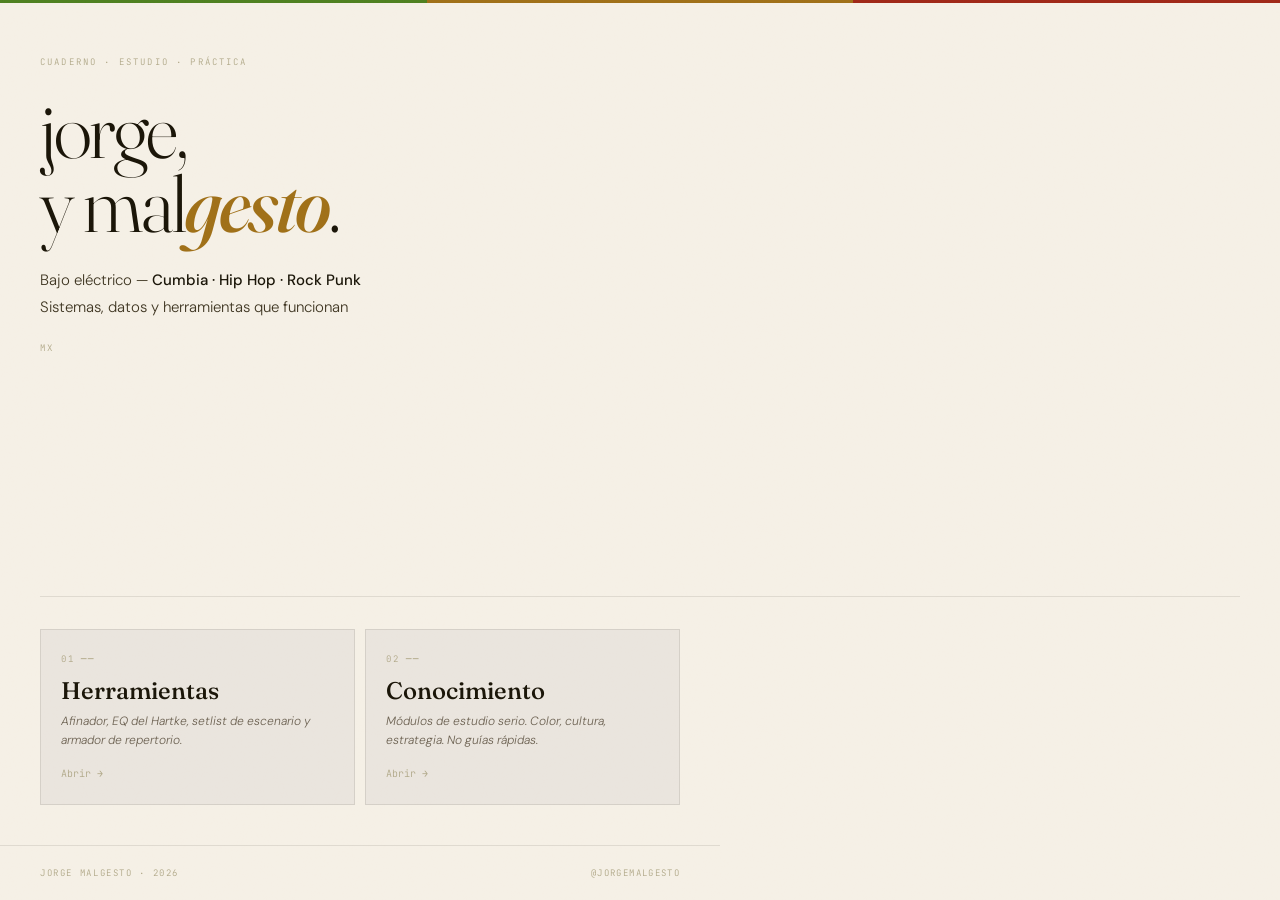
<file: index.html>
<!DOCTYPE html>
<html lang="es">
<head>
  <meta charset="UTF-8">
  <meta name="viewport" content="width=device-width, initial-scale=1.0">
  <title>Jorge Malgesto</title>
  <meta name="description" content="Bajo eléctrico. Sistemas y datos. MX.">
  <link rel="preconnect" href="https://fonts.googleapis.com">
  <link rel="preconnect" href="https://fonts.gstatic.com" crossorigin>
  <link href="https://fonts.googleapis.com/css2?family=Fraunces:ital,opsz,wght@0,9..144,300;0,9..144,400;0,9..144,500;1,9..144,300;1,9..144,400;1,9..144,500&family=DM+Sans:wght@300;400;500&family=JetBrains+Mono:wght@400;500&display=swap" rel="stylesheet">
  <style>
    :root {
      --bg:         #f5f0e6;
      --bg-card:    #eae5de;
      --bg-soft:    #e4dfd8;
      --ink:        #1a1508;
      --ink-soft:   #3d3420;
      --ink-dim:    #6b6050;
      --ink-faint:  #b0a888;
      --gold:       #a07018;
      --green:      #4e8020;
      --red:        #a02818;
      --rule:       rgba(30,20,10,0.10);
      --rule-soft:  rgba(30,20,10,0.06);
      --serif:      'Fraunces', Georgia, serif;
      --sans:       'DM Sans', system-ui, sans-serif;
      --mono:       'JetBrains Mono', monospace;
    }

    *, *::before, *::after { box-sizing: border-box; margin: 0; padding: 0; }
    html { scroll-behavior: smooth; }

    body {
      background: var(--bg);
      color: var(--ink);
      font-family: var(--sans);
      font-weight: 300;
      font-size: 16px;
      line-height: 1.6;
      -webkit-font-smoothing: antialiased;
      min-height: 100dvh;
      display: flex;
      flex-direction: column;
    }

    /* Grain */
    body::before {
      content: '';
      position: fixed;
      inset: 0;
      pointer-events: none;
      opacity: 0.04;
      z-index: 200;
      background-image: url("data:image/svg+xml;utf8,<svg xmlns='http://www.w3.org/2000/svg' width='200' height='200'><filter id='n'><feTurbulence type='fractalNoise' baseFrequency='0.9' numOctaves='2' stitchTiles='stitch'/><feColorMatrix values='0 0 0 0 1 0 0 0 0 0.9 0 0 0 0 0.8 0 0 0 0.4 0'/></filter><rect width='100%25' height='100%25' filter='url(%23n)'/></svg>");
    }

    a { color: inherit; text-decoration: none; }

    /* Stripe */
    .stripe {
      height: 3px;
      display: flex;
      flex-shrink: 0;
    }
    .stripe span { flex: 1; }
    .stripe span:nth-child(1) { background: var(--green); }
    .stripe span:nth-child(2) { background: var(--gold); }
    .stripe span:nth-child(3) { background: var(--red); }

    /* Hero */
    .hero {
      padding: 52px 40px 44px;
      flex: 1;
      max-width: 720px;
      width: 100%;
    }

    .eyebrow {
      font-family: var(--mono);
      font-size: 9px;
      letter-spacing: 0.24em;
      text-transform: uppercase;
      color: var(--ink-faint);
      margin-bottom: 24px;
    }

    .wordmark {
      font-family: var(--serif);
      font-size: clamp(52px, 10vw, 80px);
      font-weight: 300;
      line-height: 0.92;
      letter-spacing: -0.03em;
      font-variation-settings: "opsz" 144;
      color: var(--ink);
      margin-bottom: 28px;
    }
    .wordmark em {
      font-style: italic;
      font-weight: 500;
      color: var(--gold);
    }

    .roles {
      display: flex;
      flex-direction: column;
      gap: 5px;
      margin-bottom: 6px;
    }
    .role-line {
      font-family: var(--sans);
      font-size: 15px;
      font-weight: 300;
      color: var(--ink-soft);
      line-height: 1.5;
    }
    .role-line strong {
      font-weight: 500;
      color: var(--ink);
    }

    .location {
      font-family: var(--mono);
      font-size: 9px;
      letter-spacing: 0.2em;
      text-transform: uppercase;
      color: var(--ink-faint);
      margin-top: 22px;
    }

    /* Nav */
    .divider {
      height: 0.5px;
      background: var(--rule);
      margin: 0 40px;
    }

    .nav {
      padding: 32px 40px 40px;
      display: grid;
      grid-template-columns: 1fr 1fr;
      gap: 10px;
      max-width: 720px;
      width: 100%;
    }

    .btn-card {
      display: flex;
      flex-direction: column;
      background: var(--bg-card);
      border: 0.5px solid var(--rule);
      padding: 22px 20px;
      transition: background 150ms ease-out, border-color 150ms ease-out;
      cursor: pointer;
    }
    .btn-card:hover {
      background: var(--bg-soft);
      border-color: rgba(30,20,10,0.18);
    }
    .btn-card:hover .btn-arrow {
      color: var(--gold);
    }

    .btn-num {
      font-family: var(--mono);
      font-size: 9px;
      letter-spacing: 0.2em;
      text-transform: uppercase;
      color: var(--ink-faint);
      margin-bottom: 12px;
    }

    .btn-title {
      font-family: var(--serif);
      font-size: 24px;
      font-weight: 500;
      color: var(--ink);
      margin-bottom: 8px;
      line-height: 1.1;
    }

    .btn-desc {
      font-family: var(--sans);
      font-size: 12px;
      font-weight: 300;
      font-style: italic;
      color: var(--ink-dim);
      line-height: 1.55;
      flex: 1;
    }

    .btn-arrow {
      font-family: var(--mono);
      font-size: 10px;
      color: var(--ink-faint);
      margin-top: 16px;
      transition: color 150ms ease-out;
    }

    /* Footer */
    .footer {
      padding: 20px 40px;
      border-top: 0.5px solid var(--rule);
      display: flex;
      align-items: center;
      justify-content: space-between;
      max-width: 720px;
      width: 100%;
    }

    .footer-text {
      font-family: var(--mono);
      font-size: 9px;
      letter-spacing: 0.18em;
      text-transform: uppercase;
      color: var(--ink-faint);
    }

    .footer-ig {
      font-family: var(--mono);
      font-size: 9px;
      letter-spacing: 0.15em;
      text-transform: uppercase;
      color: var(--ink-faint);
      transition: color 150ms;
    }
    .footer-ig:hover { color: var(--ink-dim); }

    @media (max-width: 520px) {
      .hero { padding: 36px 24px 32px; }
      .divider { margin: 0 24px; }
      .nav { padding: 24px 24px 32px; grid-template-columns: 1fr; }
      .footer { padding: 16px 24px; }
    }

    /* Entrada suave */
    .hero, .nav {
      opacity: 0;
      transform: translateY(12px);
      animation: rise 0.5s ease-out forwards;
    }
    .nav { animation-delay: 0.1s; }
    @keyframes rise { to { opacity: 1; transform: translateY(0); } }
  </style>
</head>
<body>

<div class="stripe" aria-hidden="true">
  <span></span><span></span><span></span>
</div>

<div class="hero">
  <p class="eyebrow">Cuaderno · Estudio · Práctica</p>
  <h1 class="wordmark">jorge,<br>y mal<em>gesto</em>.</h1>
  <div class="roles">
    <p class="role-line">Bajo eléctrico — <strong>Cumbia · Hip Hop · Rock Punk</strong></p>
    <p class="role-line">Sistemas, datos y herramientas que funcionan</p>
  </div>
  <p class="location">MX</p>
</div>

<div class="divider"></div>

<nav class="nav" aria-label="Secciones">
  <a href="herramientas/" class="btn-card">
    <div class="btn-num">01 ──</div>
    <div class="btn-title">Herramientas</div>
    <p class="btn-desc">Afinador, EQ del Hartke, setlist de escenario y armador de repertorio.</p>
    <div class="btn-arrow">Abrir →</div>
  </a>
  <a href="conocimiento/" class="btn-card">
    <div class="btn-num">02 ──</div>
    <div class="btn-title">Conocimiento</div>
    <p class="btn-desc">Módulos de estudio serio. Color, cultura, estrategia. No guías rápidas.</p>
    <div class="btn-arrow">Abrir →</div>
  </a>
</nav>

<footer class="footer">
  <span class="footer-text">Jorge Malgesto · 2026</span>
  <a href="https://instagram.com/jorgemalgesto" class="footer-ig" target="_blank" rel="noopener">@jorgemalgesto</a>
</footer>

</body>
</html>
</file>
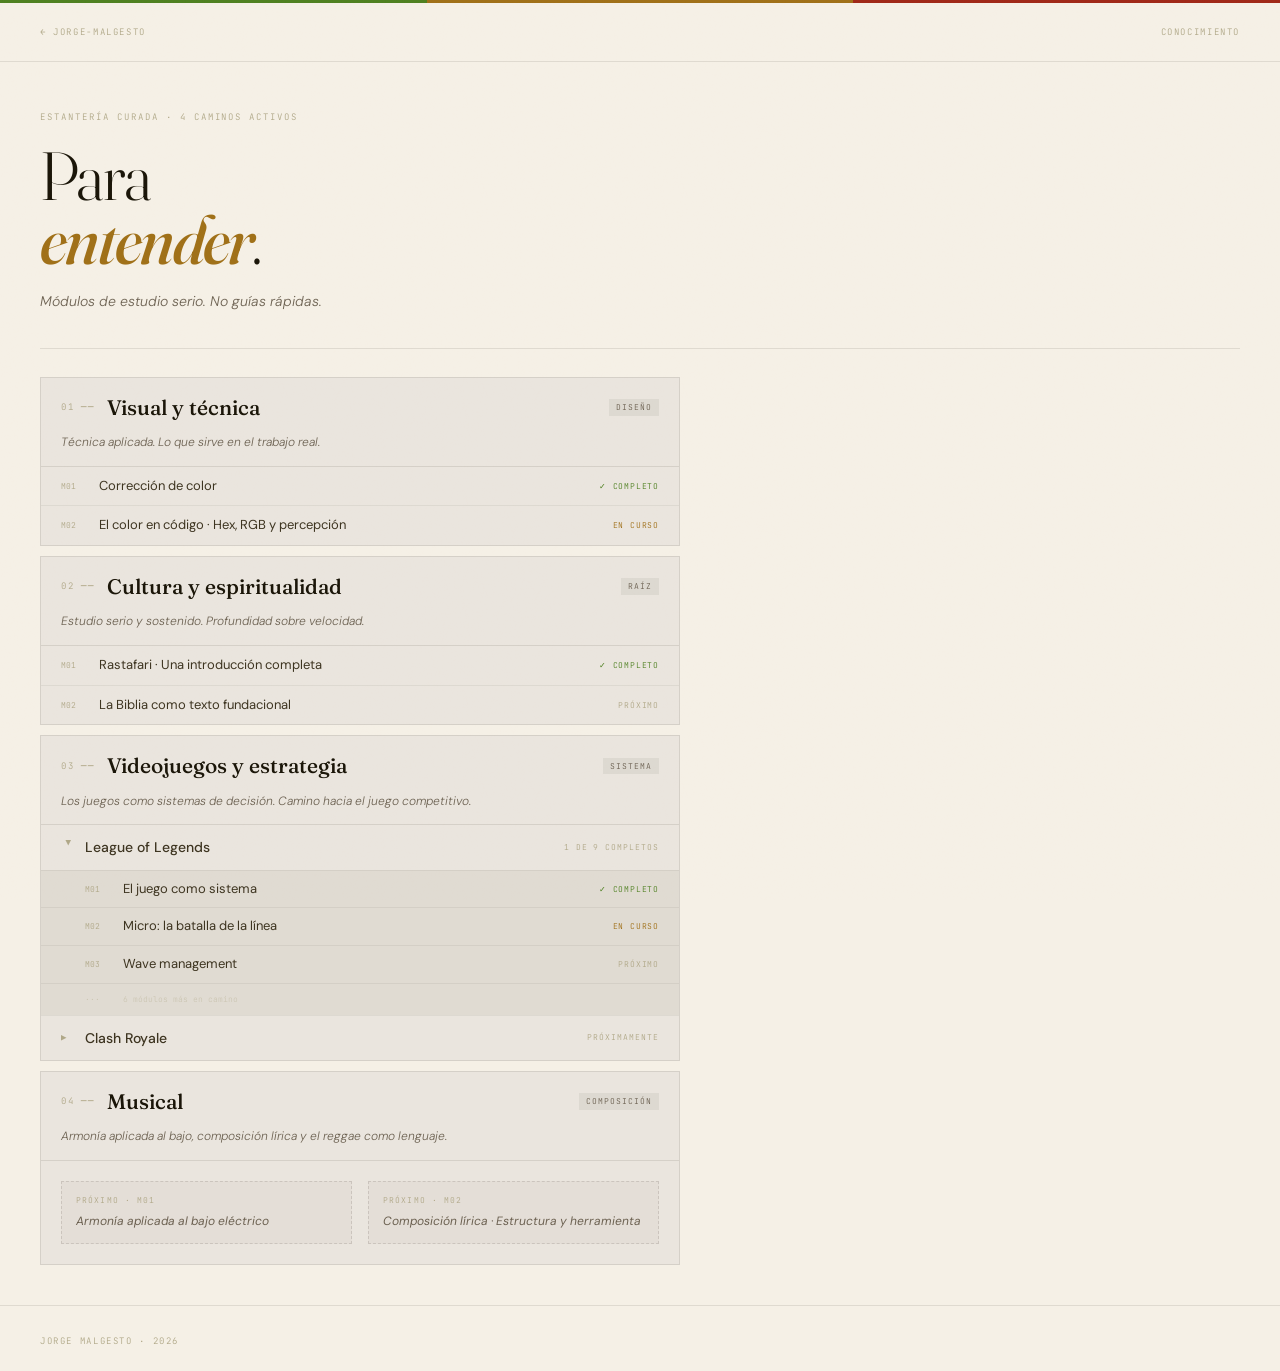
<file: conocimiento/index.html>
<!DOCTYPE html>
<html lang="es">
<head>
  <meta charset="UTF-8">
  <meta name="viewport" content="width=device-width, initial-scale=1.0">
  <title>Conocimiento · Jorge Malgesto</title>
  <link rel="preconnect" href="https://fonts.googleapis.com">
  <link rel="preconnect" href="https://fonts.gstatic.com" crossorigin>
  <link href="https://fonts.googleapis.com/css2?family=Fraunces:ital,opsz,wght@0,9..144,300;0,9..144,400;0,9..144,500;1,9..144,300;1,9..144,400;1,9..144,500&family=DM+Sans:wght@300;400;500&family=JetBrains+Mono:wght@400;500&display=swap" rel="stylesheet">
  <style>
    :root {
      --bg:        #f5f0e6;
      --bg-card:   #eae5de;
      --bg-soft:   #e4dfd8;
      --bg-inner:  #e0dbd2;
      --ink:       #1a1508;
      --ink-soft:  #3d3420;
      --ink-dim:   #6b6050;
      --ink-faint: #b0a888;
      --gold:      #a07018;
      --green:     #4e8020;
      --red:       #a02818;
      --rule:      rgba(30,20,10,0.10);
      --rule-soft: rgba(30,20,10,0.06);
      --serif:     'Fraunces', Georgia, serif;
      --sans:      'DM Sans', system-ui, sans-serif;
      --mono:      'JetBrains Mono', monospace;
    }

    *, *::before, *::after { box-sizing: border-box; margin: 0; padding: 0; }
    html { scroll-behavior: smooth; }

    body {
      background: var(--bg);
      color: var(--ink);
      font-family: var(--sans);
      font-weight: 300;
      font-size: 16px;
      line-height: 1.6;
      -webkit-font-smoothing: antialiased;
      min-height: 100dvh;
      display: flex;
      flex-direction: column;
    }

    body::before {
      content: '';
      position: fixed;
      inset: 0;
      pointer-events: none;
      opacity: 0.04;
      z-index: 200;
      background-image: url("data:image/svg+xml;utf8,<svg xmlns='http://www.w3.org/2000/svg' width='200' height='200'><filter id='n'><feTurbulence type='fractalNoise' baseFrequency='0.9' numOctaves='2' stitchTiles='stitch'/><feColorMatrix values='0 0 0 0 1 0 0 0 0 0.9 0 0 0 0 0.8 0 0 0 0.4 0'/></filter><rect width='100%25' height='100%25' filter='url(%23n)'/></svg>");
    }

    a { color: inherit; text-decoration: none; }

    .stripe { height: 3px; display: flex; flex-shrink: 0; }
    .stripe span { flex: 1; }
    .stripe span:nth-child(1) { background: var(--green); }
    .stripe span:nth-child(2) { background: var(--gold); }
    .stripe span:nth-child(3) { background: var(--red); }

    .topbar {
      padding: 22px 40px;
      border-bottom: 0.5px solid var(--rule);
      display: flex;
      align-items: center;
      justify-content: space-between;
    }

    .back {
      font-family: var(--mono);
      font-size: 9px;
      letter-spacing: 0.18em;
      text-transform: uppercase;
      color: var(--ink-faint);
      transition: color 150ms;
    }
    .back:hover { color: var(--ink-dim); }

    .section-label {
      font-family: var(--mono);
      font-size: 9px;
      letter-spacing: 0.18em;
      text-transform: uppercase;
      color: var(--ink-faint);
    }

    .hero {
      padding: 48px 40px 36px;
      max-width: 720px;
      width: 100%;
    }

    .eyebrow {
      font-family: var(--mono);
      font-size: 9px;
      letter-spacing: 0.22em;
      text-transform: uppercase;
      color: var(--ink-faint);
      margin-bottom: 18px;
    }

    .title {
      font-family: var(--serif);
      font-size: clamp(44px, 8vw, 68px);
      font-weight: 300;
      line-height: 0.95;
      letter-spacing: -0.025em;
      font-variation-settings: "opsz" 144;
      color: var(--ink);
      margin-bottom: 18px;
    }
    .title em { font-style: italic; font-weight: 500; color: var(--gold); }

    .subtitle {
      font-family: var(--sans);
      font-size: 14px;
      font-weight: 300;
      font-style: italic;
      color: var(--ink-dim);
    }

    .divider {
      height: 0.5px;
      background: var(--rule);
      margin: 0 40px;
    }

    /* ── Caminos ── */
    .caminos {
      padding: 28px 40px 40px;
      display: flex;
      flex-direction: column;
      gap: 10px;
      max-width: 720px;
      width: 100%;
    }

    .camino {
      background: var(--bg-card);
      border: 0.5px solid var(--rule);
      transition: border-color 150ms ease-out;
    }

    .camino-header {
      display: flex;
      align-items: center;
      gap: 12px;
      padding: 18px 20px 14px;
    }

    .c-num {
      font-family: var(--mono);
      font-size: 9px;
      letter-spacing: 0.2em;
      text-transform: uppercase;
      color: var(--ink-faint);
      flex-shrink: 0;
    }

    .c-name {
      font-family: var(--serif);
      font-size: 21px;
      font-weight: 500;
      color: var(--ink);
      flex: 1;
      line-height: 1.1;
    }

    .c-tag {
      font-family: var(--mono);
      font-size: 8px;
      text-transform: uppercase;
      letter-spacing: 0.12em;
      background: rgba(30,20,10,0.06);
      color: var(--ink-dim);
      padding: 2px 7px;
      flex-shrink: 0;
    }

    .c-desc {
      font-family: var(--sans);
      font-size: 12px;
      font-weight: 300;
      font-style: italic;
      color: var(--ink-dim);
      padding: 0 20px 14px;
      line-height: 1.55;
    }

    /* ── Módulos directos ── */
    .modules {
      border-top: 0.5px solid var(--rule);
    }

    .mod-row {
      display: flex;
      align-items: center;
      gap: 10px;
      padding: 9px 20px;
      border-bottom: 0.5px solid var(--rule-soft);
      transition: background 120ms ease-out;
      cursor: pointer;
    }
    .mod-row:last-child { border-bottom: none; }
    .mod-row:hover { background: var(--bg-soft); }

    .mod-num {
      font-family: var(--mono);
      font-size: 8px;
      color: var(--ink-faint);
      flex-shrink: 0;
      width: 28px;
    }

    .mod-name {
      font-family: var(--sans);
      font-size: 13px;
      font-weight: 400;
      color: var(--ink-soft);
      flex: 1;
    }

    .mod-status {
      font-family: var(--mono);
      font-size: 8px;
      text-transform: uppercase;
      letter-spacing: 0.1em;
      flex-shrink: 0;
    }
    .status-done { color: var(--green); }
    .status-wip  { color: var(--gold); }
    .status-soon { color: var(--ink-faint); }

    .mod-more {
      display: flex;
      align-items: center;
      gap: 10px;
      padding: 9px 20px;
      opacity: 0.4;
    }
    .mod-more span {
      font-family: var(--mono);
      font-size: 8px;
      color: var(--ink-faint);
    }

    /* ── Sub-secciones expandibles (Videojuegos) ── */
    .subsections {
      border-top: 0.5px solid var(--rule);
    }

    .subsection {
      border-bottom: 0.5px solid var(--rule-soft);
    }
    .subsection:last-child { border-bottom: none; }

    .subsection-toggle {
      display: flex;
      align-items: center;
      gap: 10px;
      padding: 11px 20px;
      cursor: pointer;
      transition: background 120ms ease-out;
      user-select: none;
    }
    .subsection-toggle:hover { background: var(--bg-soft); }

    .sub-icon {
      font-family: var(--mono);
      font-size: 9px;
      color: var(--ink-faint);
      width: 14px;
      flex-shrink: 0;
      transition: transform 200ms ease-out;
      display: inline-block;
    }
    .subsection.open .sub-icon { transform: rotate(90deg); }

    .sub-name {
      font-family: var(--sans);
      font-size: 14px;
      font-weight: 500;
      color: var(--ink-soft);
      flex: 1;
    }

    .sub-count {
      font-family: var(--mono);
      font-size: 8px;
      text-transform: uppercase;
      letter-spacing: 0.12em;
      color: var(--ink-faint);
    }

    .subsection-body {
      display: none;
      background: var(--bg-inner);
      border-top: 0.5px solid var(--rule-soft);
    }
    .subsection.open .subsection-body { display: block; }

    .sub-mod-row {
      display: flex;
      align-items: center;
      gap: 10px;
      padding: 8px 20px 8px 44px;
      border-bottom: 0.5px solid var(--rule-soft);
      transition: background 120ms ease-out;
      cursor: pointer;
    }
    .sub-mod-row:last-child { border-bottom: none; }
    .sub-mod-row:hover { background: var(--bg-soft); }

    /* ── Sección próximamente ── */
    .coming-soon {
      padding: 20px;
      border-top: 0.5px solid var(--rule);
      display: flex;
      gap: 16px;
    }

    .soon-item {
      flex: 1;
      padding: 12px 14px;
      background: rgba(30,20,10,0.03);
      border: 0.5px dashed rgba(30,20,10,0.12);
    }

    .soon-label {
      font-family: var(--mono);
      font-size: 8px;
      text-transform: uppercase;
      letter-spacing: 0.14em;
      color: var(--ink-faint);
      margin-bottom: 5px;
    }

    .soon-name {
      font-family: var(--sans);
      font-size: 12px;
      font-weight: 400;
      color: var(--ink-dim);
      font-style: italic;
    }

    /* Footer */
    .footer {
      padding: 20px 40px;
      border-top: 0.5px solid var(--rule);
      margin-top: auto;
    }
    .footer-text {
      font-family: var(--mono);
      font-size: 9px;
      letter-spacing: 0.18em;
      text-transform: uppercase;
      color: var(--ink-faint);
    }

    .hero, .caminos {
      opacity: 0;
      transform: translateY(10px);
      animation: rise 0.45s ease-out forwards;
    }
    .caminos { animation-delay: 0.08s; }
    @keyframes rise { to { opacity: 1; transform: translateY(0); } }

    @media (max-width: 520px) {
      .topbar { padding: 18px 24px; }
      .hero { padding: 36px 24px 28px; }
      .divider { margin: 0 24px; }
      .caminos { padding: 24px 24px 32px; }
      .footer { padding: 16px 24px; }
      .coming-soon { flex-direction: column; }
    }
  </style>
</head>
<body>

<div class="stripe" aria-hidden="true">
  <span></span><span></span><span></span>
</div>

<div class="topbar">
  <a href="../" class="back">← jorge-malgesto</a>
  <span class="section-label">Conocimiento</span>
</div>

<div class="hero">
  <p class="eyebrow">Estantería curada · 4 caminos activos</p>
  <h1 class="title">Para<br><em>entender</em>.</h1>
  <p class="subtitle">Módulos de estudio serio. No guías rápidas.</p>
</div>

<div class="divider"></div>

<div class="caminos">

  <!-- 01: Visual y técnica -->
  <div class="camino">
    <div class="camino-header">
      <span class="c-num">01 ──</span>
      <span class="c-name">Visual y técnica</span>
      <span class="c-tag">Diseño</span>
    </div>
    <p class="c-desc">Técnica aplicada. Lo que sirve en el trabajo real.</p>
    <div class="modules">
      <a href="correccion-de-color.html" class="mod-row">
        <span class="mod-num">M01</span>
        <span class="mod-name">Corrección de color</span>
        <span class="mod-status status-done">✓ Completo</span>
      </a>
      <div class="mod-row">
        <span class="mod-num">M02</span>
        <span class="mod-name">El color en código · Hex, RGB y percepción</span>
        <span class="mod-status status-wip">En curso</span>
      </div>
    </div>
  </div>

  <!-- 02: Cultura y espiritualidad -->
  <div class="camino">
    <div class="camino-header">
      <span class="c-num">02 ──</span>
      <span class="c-name">Cultura y espiritualidad</span>
      <span class="c-tag">Raíz</span>
    </div>
    <p class="c-desc">Estudio serio y sostenido. Profundidad sobre velocidad.</p>
    <div class="modules">
      <a href="rastafari.html" class="mod-row">
        <span class="mod-num">M01</span>
        <span class="mod-name">Rastafari · Una introducción completa</span>
        <span class="mod-status status-done">✓ Completo</span>
      </a>
      <div class="mod-row">
        <span class="mod-num">M02</span>
        <span class="mod-name">La Biblia como texto fundacional</span>
        <span class="mod-status status-soon">Próximo</span>
      </div>
    </div>
  </div>

  <!-- 03: Videojuegos y estrategia — expandibles -->
  <div class="camino">
    <div class="camino-header">
      <span class="c-num">03 ──</span>
      <span class="c-name">Videojuegos y estrategia</span>
      <span class="c-tag">Sistema</span>
    </div>
    <p class="c-desc">Los juegos como sistemas de decisión. Camino hacia el juego competitivo.</p>

    <div class="subsections">

      <!-- League of Legends -->
      <div class="subsection open" id="sub-lol">
        <div class="subsection-toggle" onclick="toggleSub('sub-lol')">
          <span class="sub-icon">▶</span>
          <span class="sub-name">League of Legends</span>
          <span class="sub-count">1 de 9 completos</span>
        </div>
        <div class="subsection-body">
          <a href="videojuegos-estrategia/lol-el-juego-como-sistema/" class="sub-mod-row">
            <span class="mod-num">M01</span>
            <span class="mod-name">El juego como sistema</span>
            <span class="mod-status status-done">✓ Completo</span>
          </a>
          <div class="sub-mod-row">
            <span class="mod-num">M02</span>
            <span class="mod-name">Micro: la batalla de la línea</span>
            <span class="mod-status status-wip">En curso</span>
          </div>
          <div class="sub-mod-row">
            <span class="mod-num">M03</span>
            <span class="mod-name">Wave management</span>
            <span class="mod-status status-soon">Próximo</span>
          </div>
          <div class="mod-more" style="padding-left:44px">
            <span class="mod-num">···</span>
            <span>6 módulos más en camino</span>
          </div>
        </div>
      </div>

      <!-- Clash Royale -->
      <div class="subsection" id="sub-cr">
        <div class="subsection-toggle" onclick="toggleSub('sub-cr')">
          <span class="sub-icon">▶</span>
          <span class="sub-name">Clash Royale</span>
          <span class="sub-count">Próximamente</span>
        </div>
        <div class="subsection-body">
          <div class="sub-mod-row">
            <span class="mod-num">M01</span>
            <span class="mod-name">El elixir como economía · Fundamentos</span>
            <span class="mod-status status-soon">Próximo</span>
          </div>
          <div class="sub-mod-row">
            <span class="mod-num">M02</span>
            <span class="mod-name">Ciclo de mazo y contador de cartas</span>
            <span class="mod-status status-soon">Próximo</span>
          </div>
          <div class="mod-more" style="padding-left:44px">
            <span class="mod-num">···</span>
            <span>Temario completo en definición</span>
          </div>
        </div>
      </div>

    </div>
  </div>

  <!-- 04: Musical -->
  <div class="camino">
    <div class="camino-header">
      <span class="c-num">04 ──</span>
      <span class="c-name">Musical</span>
      <span class="c-tag">Composición</span>
    </div>
    <p class="c-desc">Armonía aplicada al bajo, composición lírica y el reggae como lenguaje.</p>
    <div class="coming-soon">
      <div class="soon-item">
        <div class="soon-label">Próximo · M01</div>
        <div class="soon-name">Armonía aplicada al bajo eléctrico</div>
      </div>
      <div class="soon-item">
        <div class="soon-label">Próximo · M02</div>
        <div class="soon-name">Composición lírica · Estructura y herramienta</div>
      </div>
    </div>
  </div>

</div>

<footer class="footer">
  <span class="footer-text">Jorge Malgesto · 2026</span>
</footer>

<script>
  function toggleSub(id) {
    const el = document.getElementById(id);
    el.classList.toggle('open');
  }
</script>

</body>
</html>
</file>
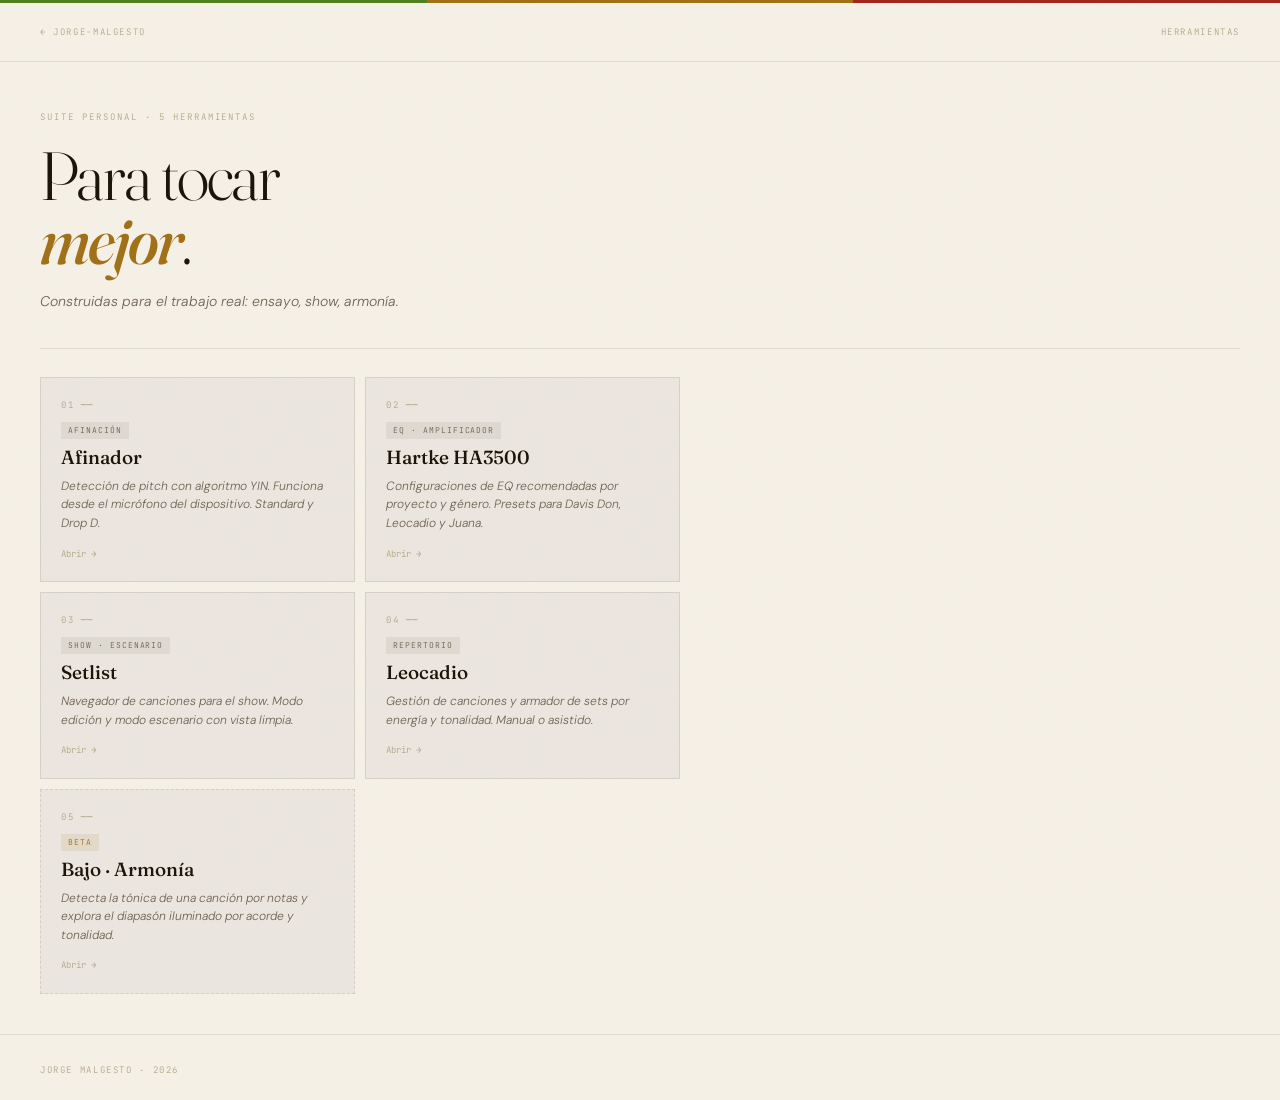
<file: herramientas/index.html>
<!DOCTYPE html>
<html lang="es">
<head>
  <meta charset="UTF-8">
  <meta name="viewport" content="width=device-width, initial-scale=1.0">
  <title>Herramientas · Jorge Malgesto</title>
  <link rel="preconnect" href="https://fonts.googleapis.com">
  <link rel="preconnect" href="https://fonts.gstatic.com" crossorigin>
  <link href="https://fonts.googleapis.com/css2?family=Fraunces:ital,opsz,wght@0,9..144,300;0,9..144,400;0,9..144,500;1,9..144,300;1,9..144,400;1,9..144,500&family=DM+Sans:wght@300;400;500&family=JetBrains+Mono:wght@400;500&display=swap" rel="stylesheet">
  <style>
    :root {
      --bg:        #f5f0e6;
      --bg-card:   #eae5de;
      --bg-soft:   #e4dfd8;
      --ink:       #1a1508;
      --ink-soft:  #3d3420;
      --ink-dim:   #6b6050;
      --ink-faint: #b0a888;
      --gold:      #a07018;
      --green:     #4e8020;
      --red:       #a02818;
      --rule:      rgba(30,20,10,0.10);
      --serif:     'Fraunces', Georgia, serif;
      --sans:      'DM Sans', system-ui, sans-serif;
      --mono:      'JetBrains Mono', monospace;
    }

    *, *::before, *::after { box-sizing: border-box; margin: 0; padding: 0; }
    html { scroll-behavior: smooth; }

    body {
      background: var(--bg);
      color: var(--ink);
      font-family: var(--sans);
      font-weight: 300;
      font-size: 16px;
      line-height: 1.6;
      -webkit-font-smoothing: antialiased;
      min-height: 100dvh;
      display: flex;
      flex-direction: column;
    }

    body::before {
      content: '';
      position: fixed;
      inset: 0;
      pointer-events: none;
      opacity: 0.04;
      z-index: 200;
      background-image: url("data:image/svg+xml;utf8,<svg xmlns='http://www.w3.org/2000/svg' width='200' height='200'><filter id='n'><feTurbulence type='fractalNoise' baseFrequency='0.9' numOctaves='2' stitchTiles='stitch'/><feColorMatrix values='0 0 0 0 1 0 0 0 0 0.9 0 0 0 0 0.8 0 0 0 0.4 0'/></filter><rect width='100%25' height='100%25' filter='url(%23n)'/></svg>");
    }

    a { color: inherit; text-decoration: none; }

    .stripe { height: 3px; display: flex; flex-shrink: 0; }
    .stripe span { flex: 1; }
    .stripe span:nth-child(1) { background: var(--green); }
    .stripe span:nth-child(2) { background: var(--gold); }
    .stripe span:nth-child(3) { background: var(--red); }

    .topbar {
      padding: 22px 40px;
      border-bottom: 0.5px solid var(--rule);
      display: flex;
      align-items: center;
      justify-content: space-between;
    }

    .back {
      font-family: var(--mono);
      font-size: 9px;
      letter-spacing: 0.18em;
      text-transform: uppercase;
      color: var(--ink-faint);
      transition: color 150ms;
    }
    .back:hover { color: var(--ink-dim); }

    .section-label {
      font-family: var(--mono);
      font-size: 9px;
      letter-spacing: 0.18em;
      text-transform: uppercase;
      color: var(--ink-faint);
    }

    .hero {
      padding: 48px 40px 36px;
      max-width: 720px;
      width: 100%;
    }

    .eyebrow {
      font-family: var(--mono);
      font-size: 9px;
      letter-spacing: 0.22em;
      text-transform: uppercase;
      color: var(--ink-faint);
      margin-bottom: 18px;
    }

    .title {
      font-family: var(--serif);
      font-size: clamp(44px, 8vw, 68px);
      font-weight: 300;
      line-height: 0.95;
      letter-spacing: -0.025em;
      font-variation-settings: "opsz" 144;
      color: var(--ink);
      margin-bottom: 18px;
    }
    .title em { font-style: italic; font-weight: 500; color: var(--gold); }

    .subtitle {
      font-family: var(--sans);
      font-size: 14px;
      font-weight: 300;
      font-style: italic;
      color: var(--ink-dim);
    }

    .divider {
      height: 0.5px;
      background: var(--rule);
      margin: 0 40px;
    }

    .grid {
      padding: 28px 40px 40px;
      display: grid;
      grid-template-columns: 1fr 1fr;
      gap: 10px;
      max-width: 720px;
      width: 100%;
    }

    .card {
      display: flex;
      flex-direction: column;
      background: var(--bg-card);
      border: 0.5px solid var(--rule);
      padding: 20px;
      transition: background 150ms ease-out, border-color 150ms ease-out;
    }
    .card:hover {
      background: var(--bg-soft);
      border-color: rgba(30,20,10,0.18);
    }
    .card:hover .card-arrow { color: var(--gold); }

    /* Card marcada como beta */
    .card.beta {
      border-style: dashed;
    }

    .card-num {
      font-family: var(--mono);
      font-size: 9px;
      letter-spacing: 0.18em;
      text-transform: uppercase;
      color: var(--ink-faint);
      margin-bottom: 10px;
    }

    .card-tag {
      font-family: var(--mono);
      font-size: 8px;
      text-transform: uppercase;
      letter-spacing: 0.12em;
      background: rgba(30,20,10,0.06);
      color: var(--ink-dim);
      padding: 2px 7px;
      display: inline-block;
      margin-bottom: 8px;
      align-self: flex-start;
    }

    .card-tag.beta-tag {
      background: rgba(160,112,24,0.10);
      color: var(--gold);
    }

    .card-title {
      font-family: var(--serif);
      font-size: 19px;
      font-weight: 500;
      color: var(--ink);
      margin-bottom: 8px;
      line-height: 1.15;
    }

    .card-desc {
      font-family: var(--sans);
      font-size: 12px;
      font-weight: 300;
      font-style: italic;
      color: var(--ink-dim);
      line-height: 1.55;
      flex: 1;
    }

    .card-arrow {
      font-family: var(--mono);
      font-size: 9px;
      color: var(--ink-faint);
      margin-top: 14px;
      transition: color 150ms ease-out;
    }

    .footer {
      padding: 20px 40px;
      border-top: 0.5px solid var(--rule);
      margin-top: auto;
    }
    .footer-text {
      font-family: var(--mono);
      font-size: 9px;
      letter-spacing: 0.18em;
      text-transform: uppercase;
      color: var(--ink-faint);
    }

    .hero, .grid {
      opacity: 0;
      transform: translateY(10px);
      animation: rise 0.45s ease-out forwards;
    }
    .grid { animation-delay: 0.08s; }
    @keyframes rise { to { opacity: 1; transform: translateY(0); } }

    @media (max-width: 520px) {
      .topbar { padding: 18px 24px; }
      .hero { padding: 36px 24px 28px; }
      .divider { margin: 0 24px; }
      .grid { padding: 24px 24px 32px; grid-template-columns: 1fr; }
      .footer { padding: 16px 24px; }
    }
  </style>
</head>
<body>

<div class="stripe" aria-hidden="true">
  <span></span><span></span><span></span>
</div>

<div class="topbar">
  <a href="../" class="back">← jorge-malgesto</a>
  <span class="section-label">Herramientas</span>
</div>

<div class="hero">
  <p class="eyebrow">Suite personal · 5 herramientas</p>
  <h1 class="title">Para tocar<br><em>mejor</em>.</h1>
  <p class="subtitle">Construidas para el trabajo real: ensayo, show, armonía.</p>
</div>

<div class="divider"></div>

<div class="grid">
  <a href="afinador.html" class="card">
    <div class="card-num">01 ──</div>
    <span class="card-tag">Afinación</span>
    <div class="card-title">Afinador</div>
    <p class="card-desc">Detección de pitch con algoritmo YIN. Funciona desde el micrófono del dispositivo. Standard y Drop D.</p>
    <div class="card-arrow">Abrir →</div>
  </a>

  <a href="hartke.html" class="card">
    <div class="card-num">02 ──</div>
    <span class="card-tag">EQ · Amplificador</span>
    <div class="card-title">Hartke HA3500</div>
    <p class="card-desc">Configuraciones de EQ recomendadas por proyecto y género. Presets para Davis Don, Leocadio y Juana.</p>
    <div class="card-arrow">Abrir →</div>
  </a>

  <a href="setlist.html" class="card">
    <div class="card-num">03 ──</div>
    <span class="card-tag">Show · Escenario</span>
    <div class="card-title">Setlist</div>
    <p class="card-desc">Navegador de canciones para el show. Modo edición y modo escenario con vista limpia.</p>
    <div class="card-arrow">Abrir →</div>
  </a>

  <a href="leocadio-repertorio.html" class="card">
    <div class="card-num">04 ──</div>
    <span class="card-tag">Repertorio</span>
    <div class="card-title">Leocadio</div>
    <p class="card-desc">Gestión de canciones y armador de sets por energía y tonalidad. Manual o asistido.</p>
    <div class="card-arrow">Abrir →</div>
  </a>

  <a href="bajo-armonia.html" class="card beta">
    <div class="card-num">05 ──</div>
    <span class="card-tag beta-tag">Beta</span>
    <div class="card-title">Bajo · Armonía</div>
    <p class="card-desc">Detecta la tónica de una canción por notas y explora el diapasón iluminado por acorde y tonalidad.</p>
    <div class="card-arrow">Abrir →</div>
  </a>
</div>

<footer class="footer">
  <span class="footer-text">Jorge Malgesto · 2026</span>
</footer>

</body>
</html>
</file>
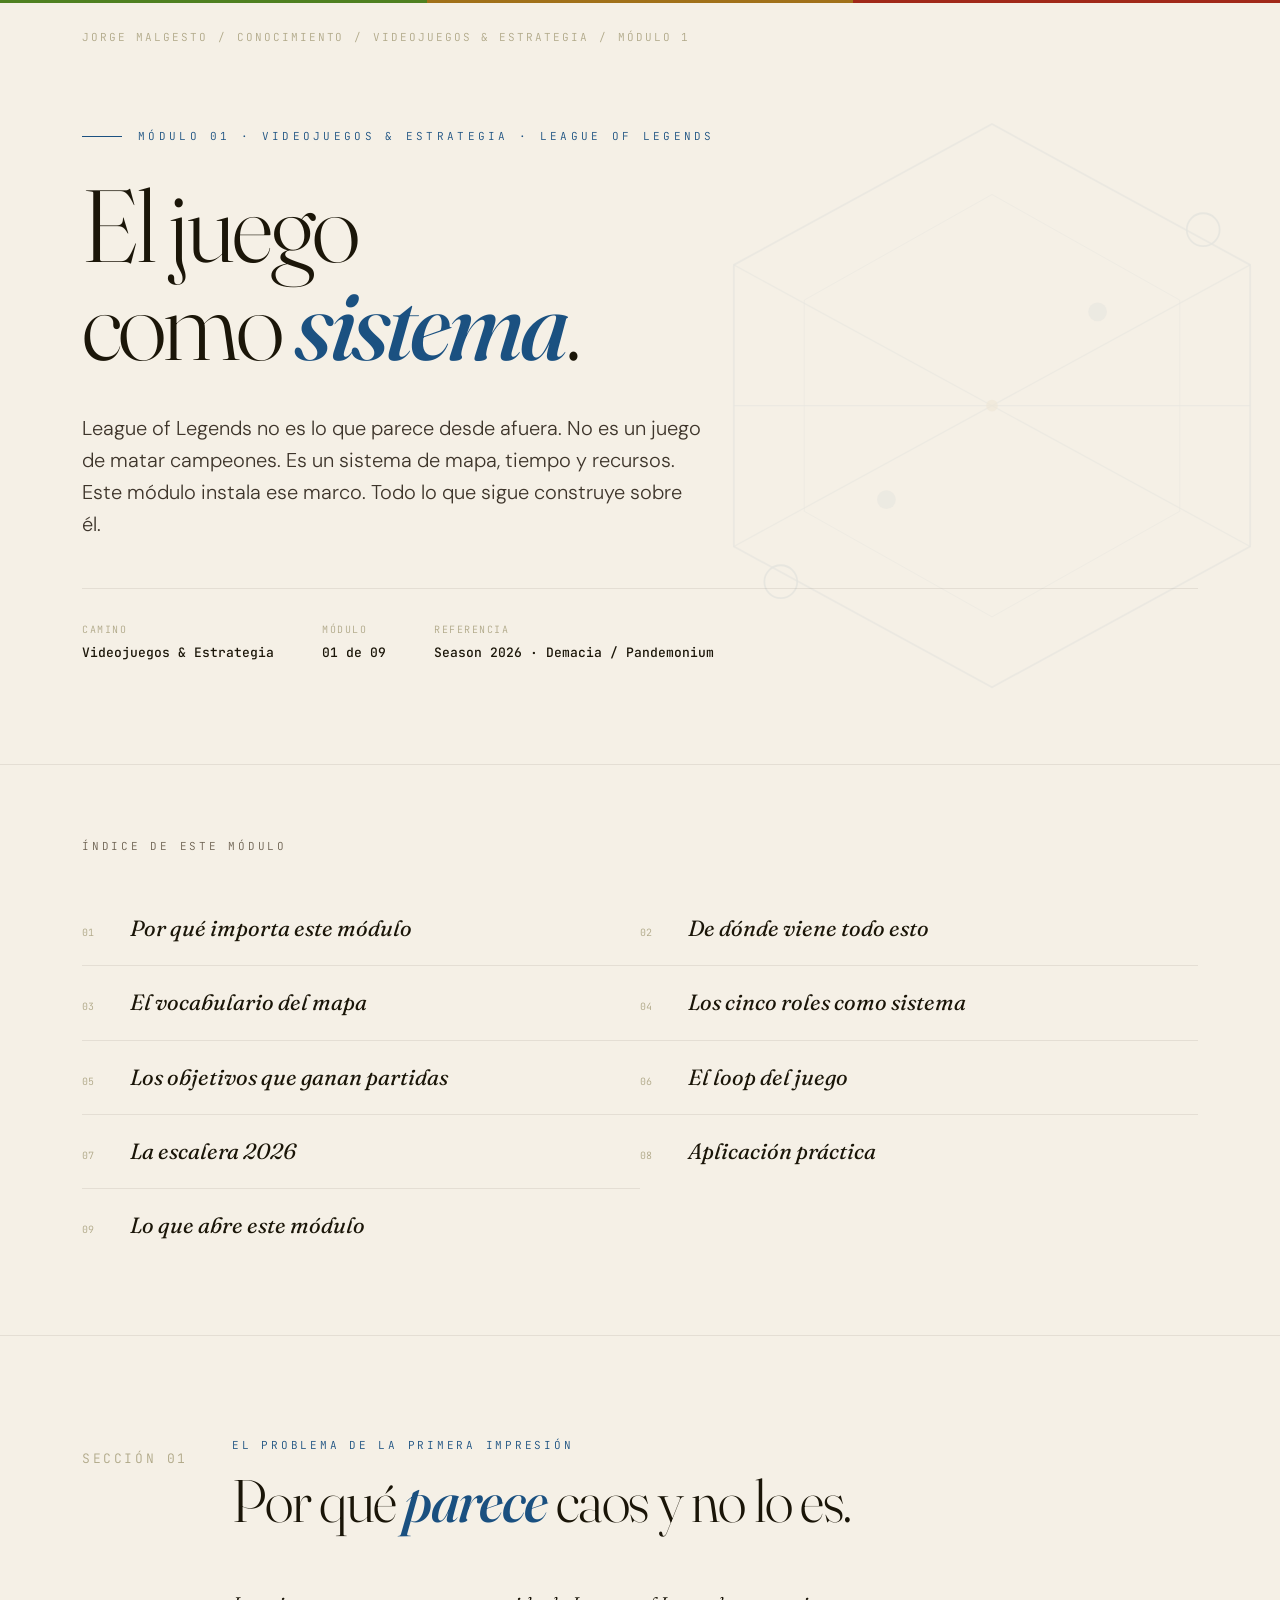
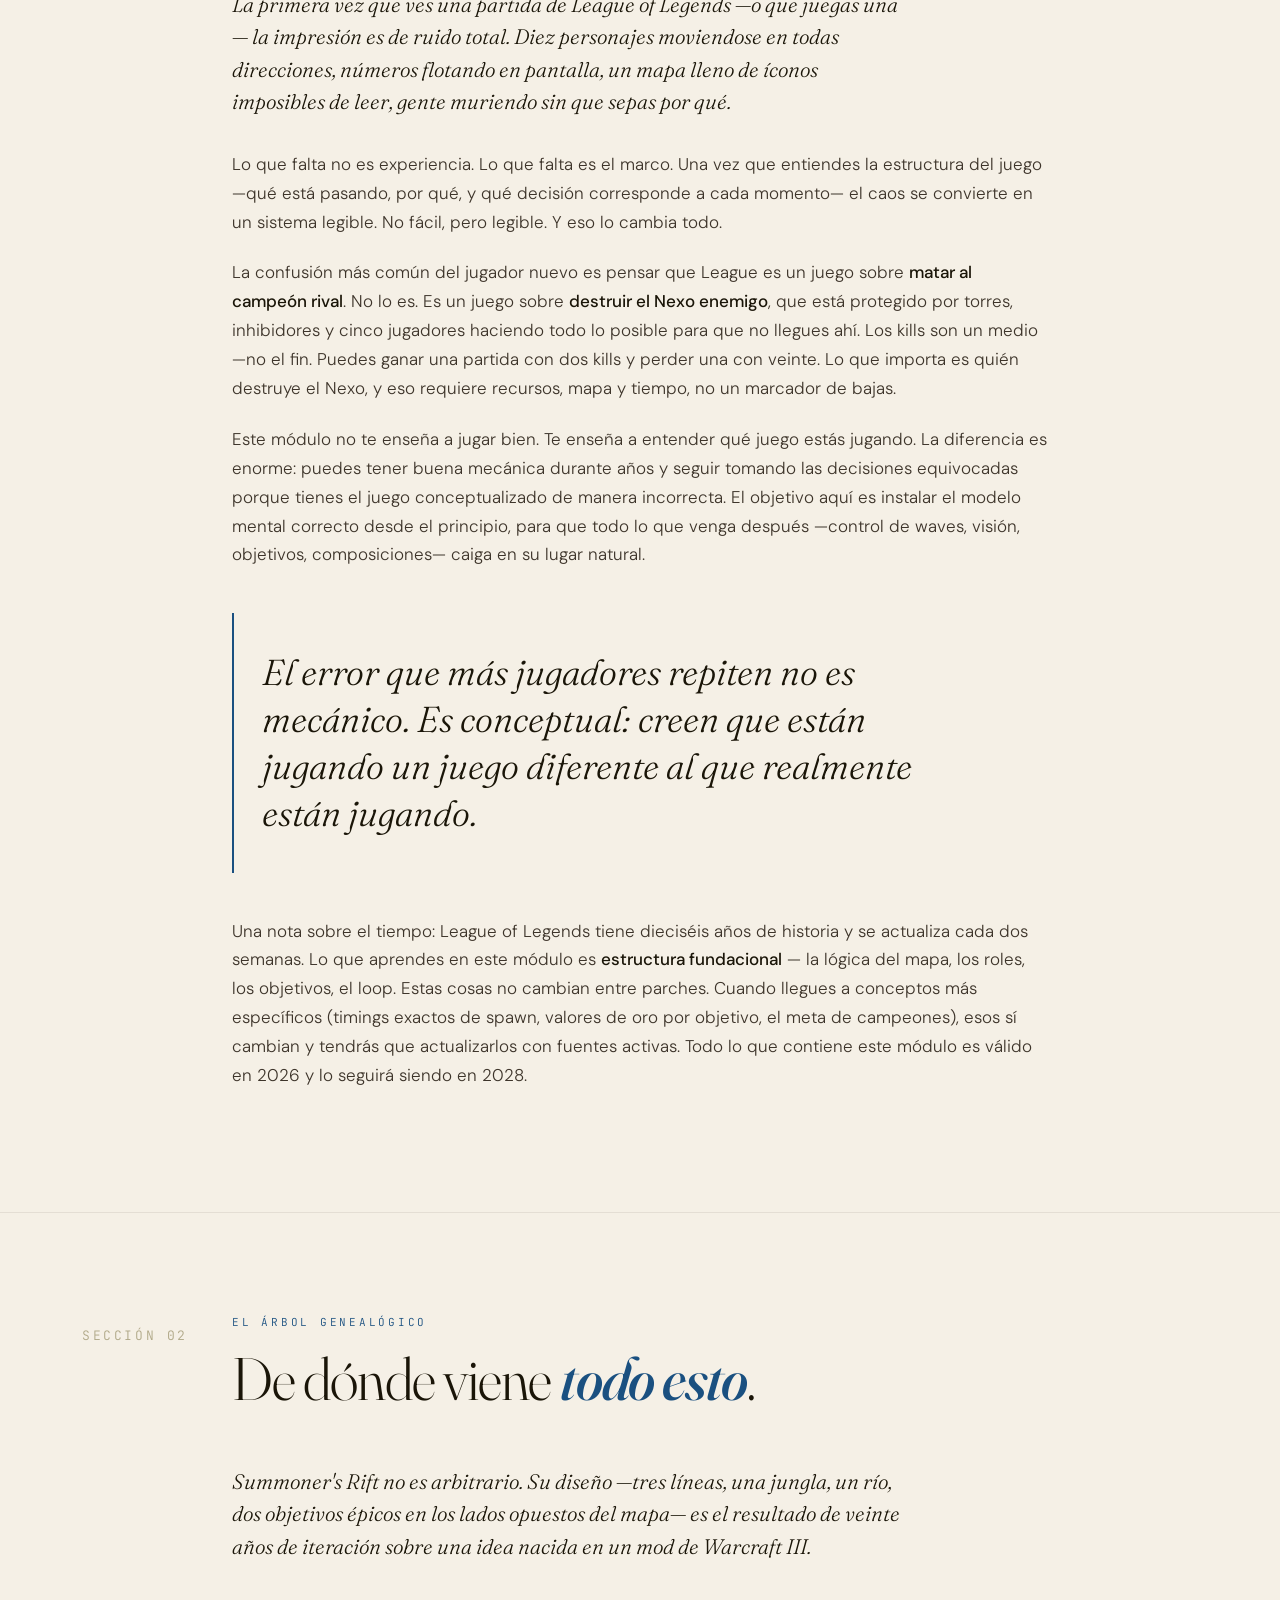
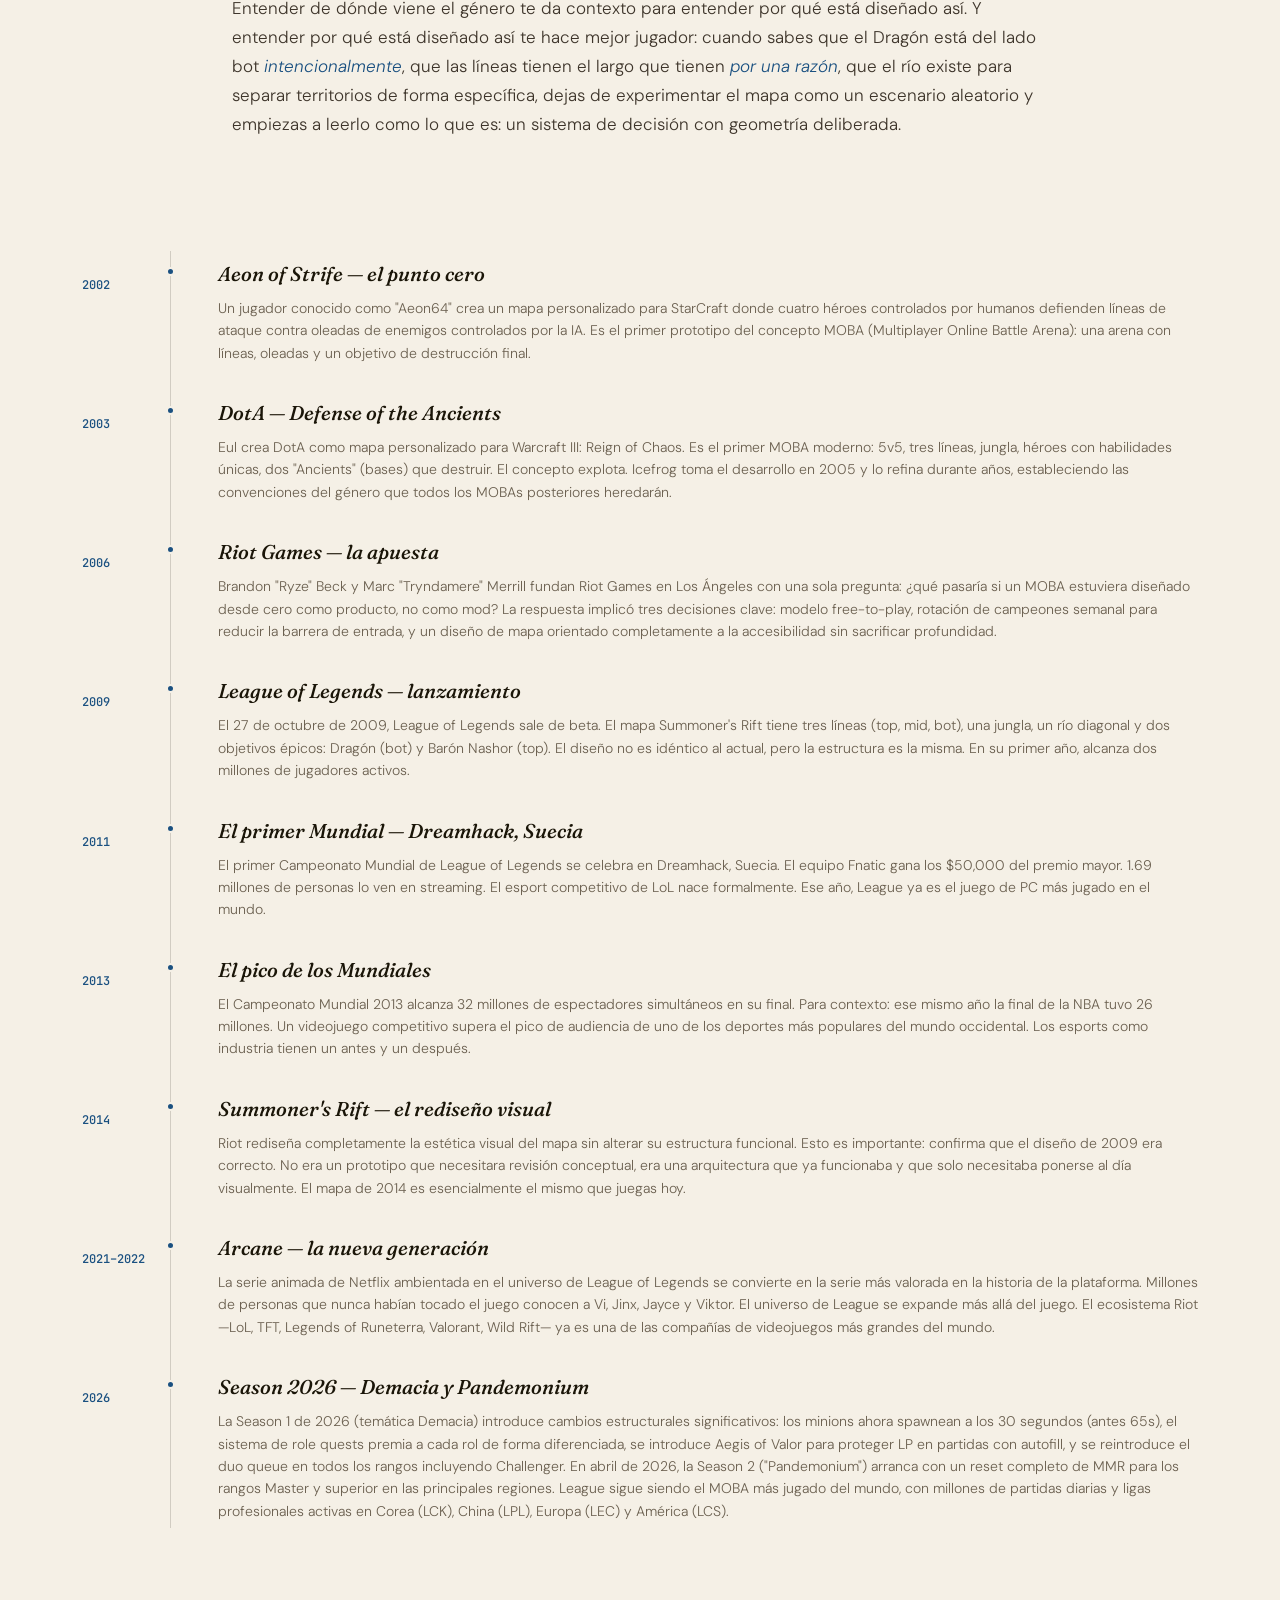
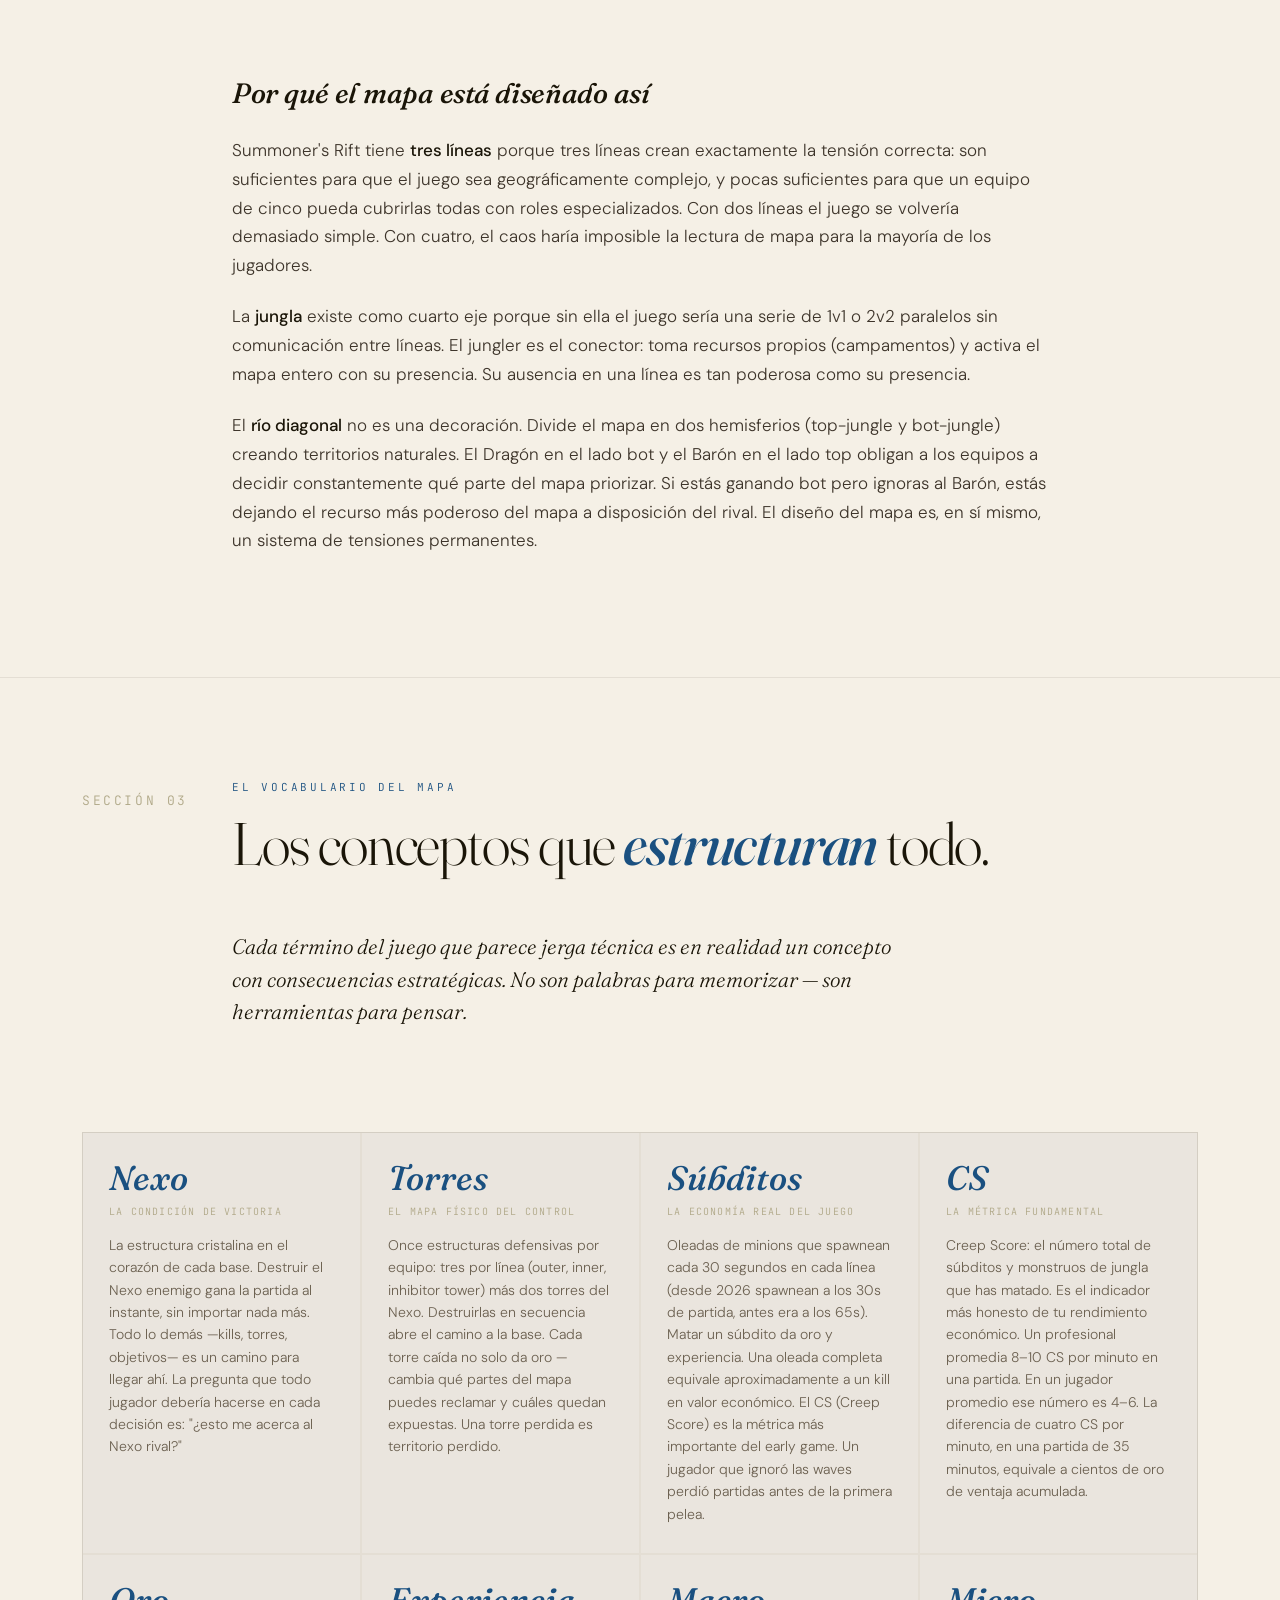
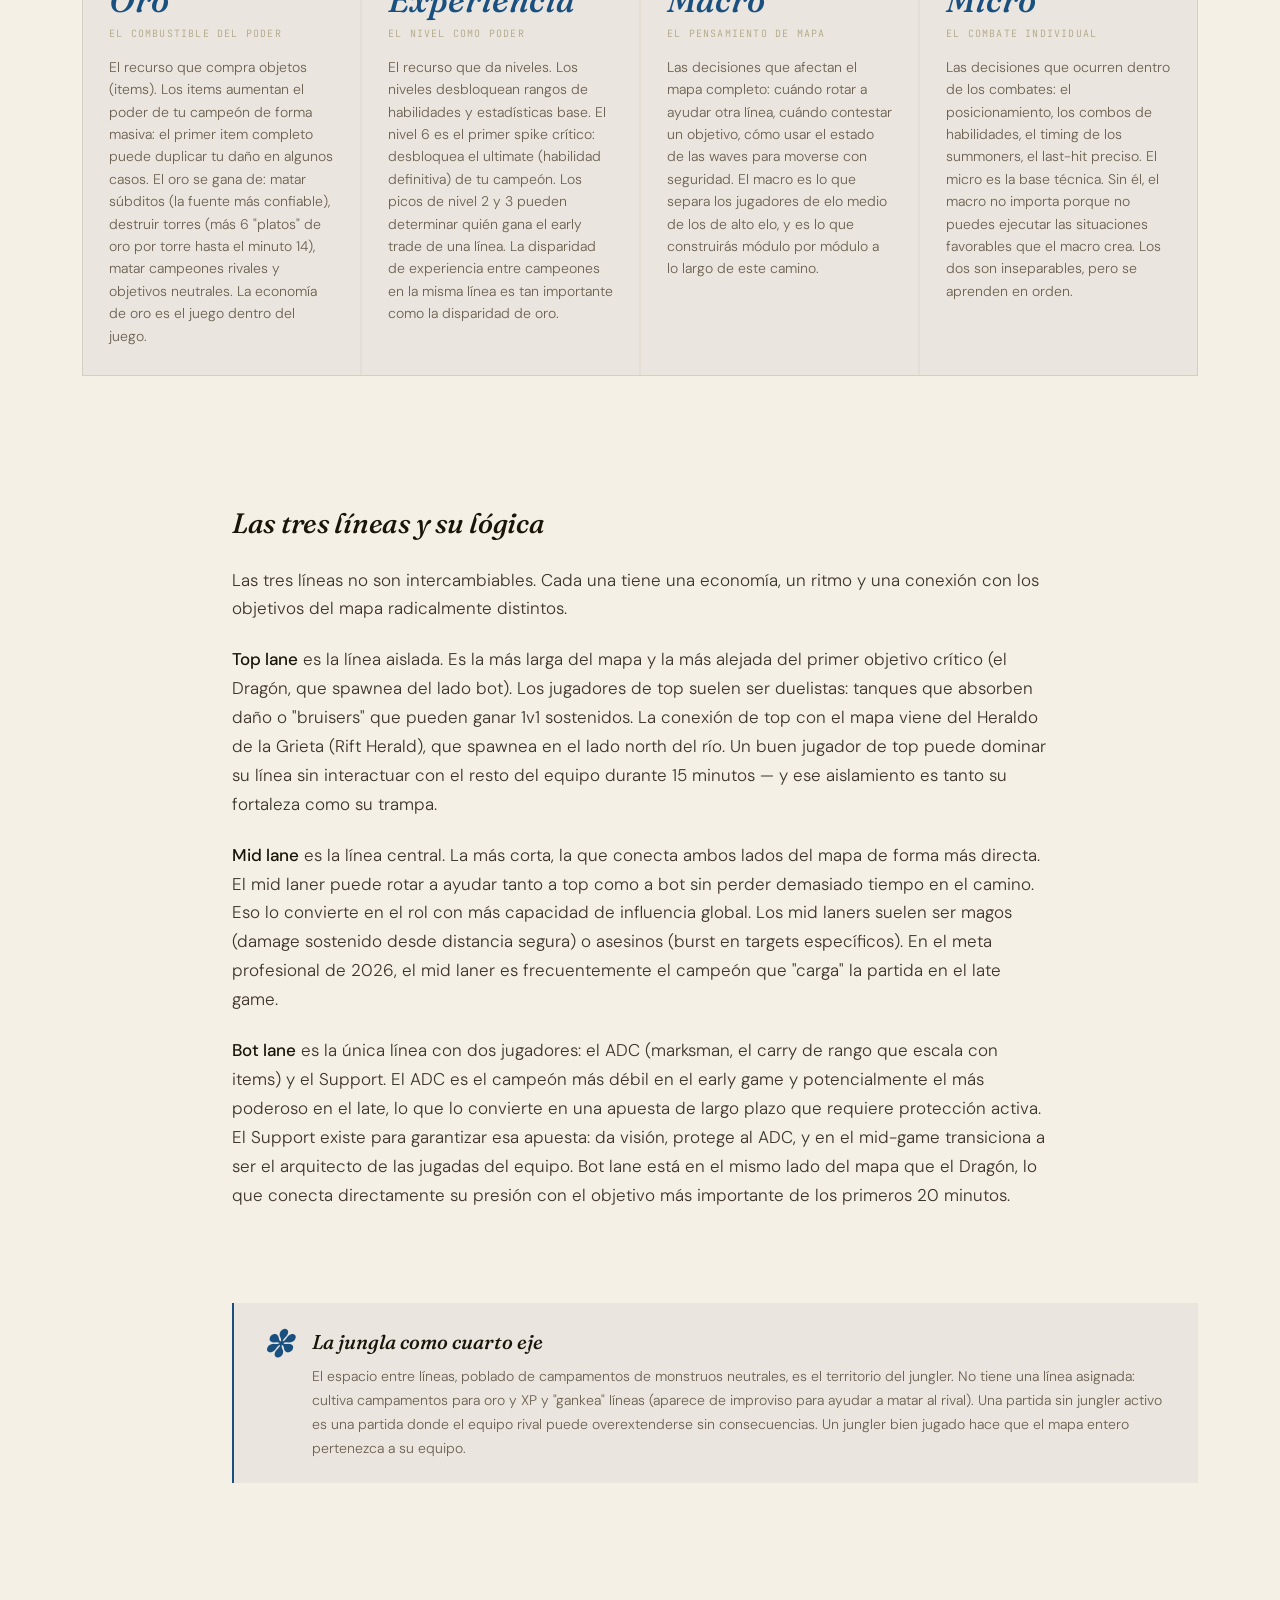
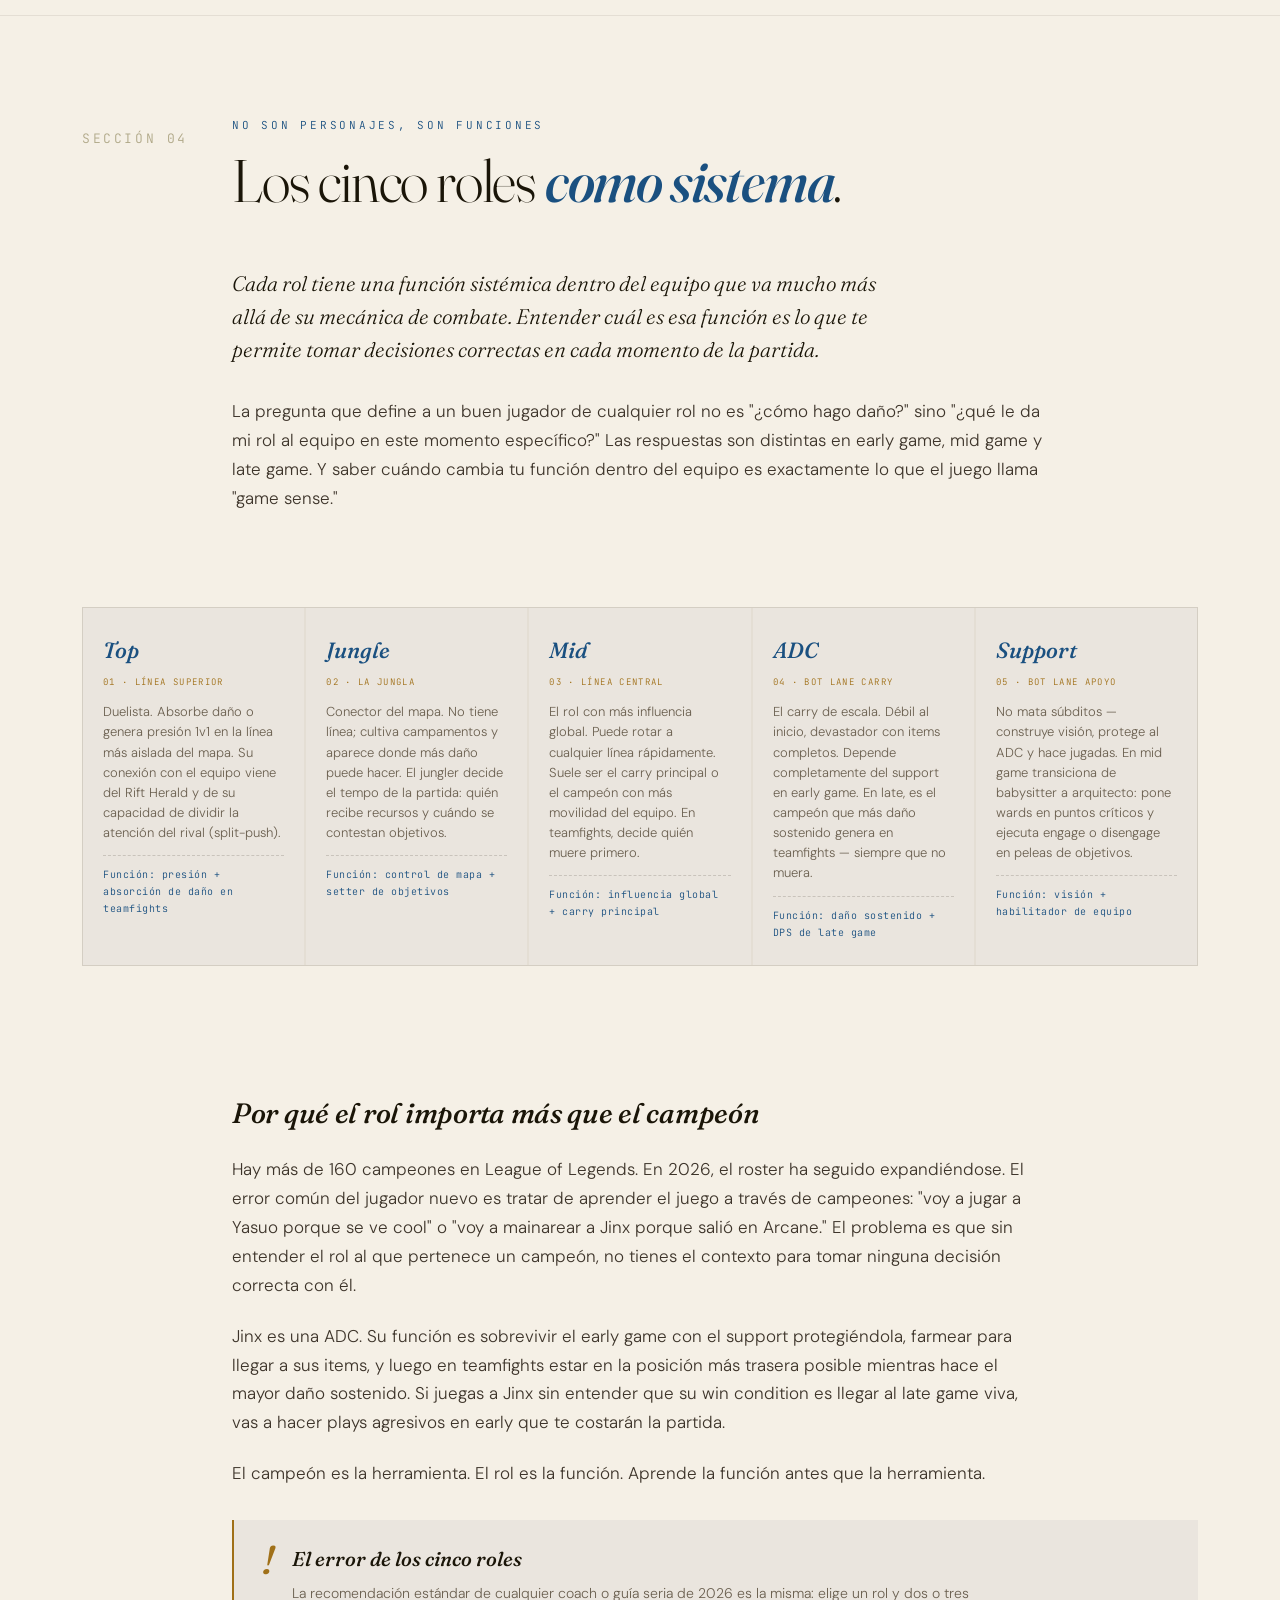
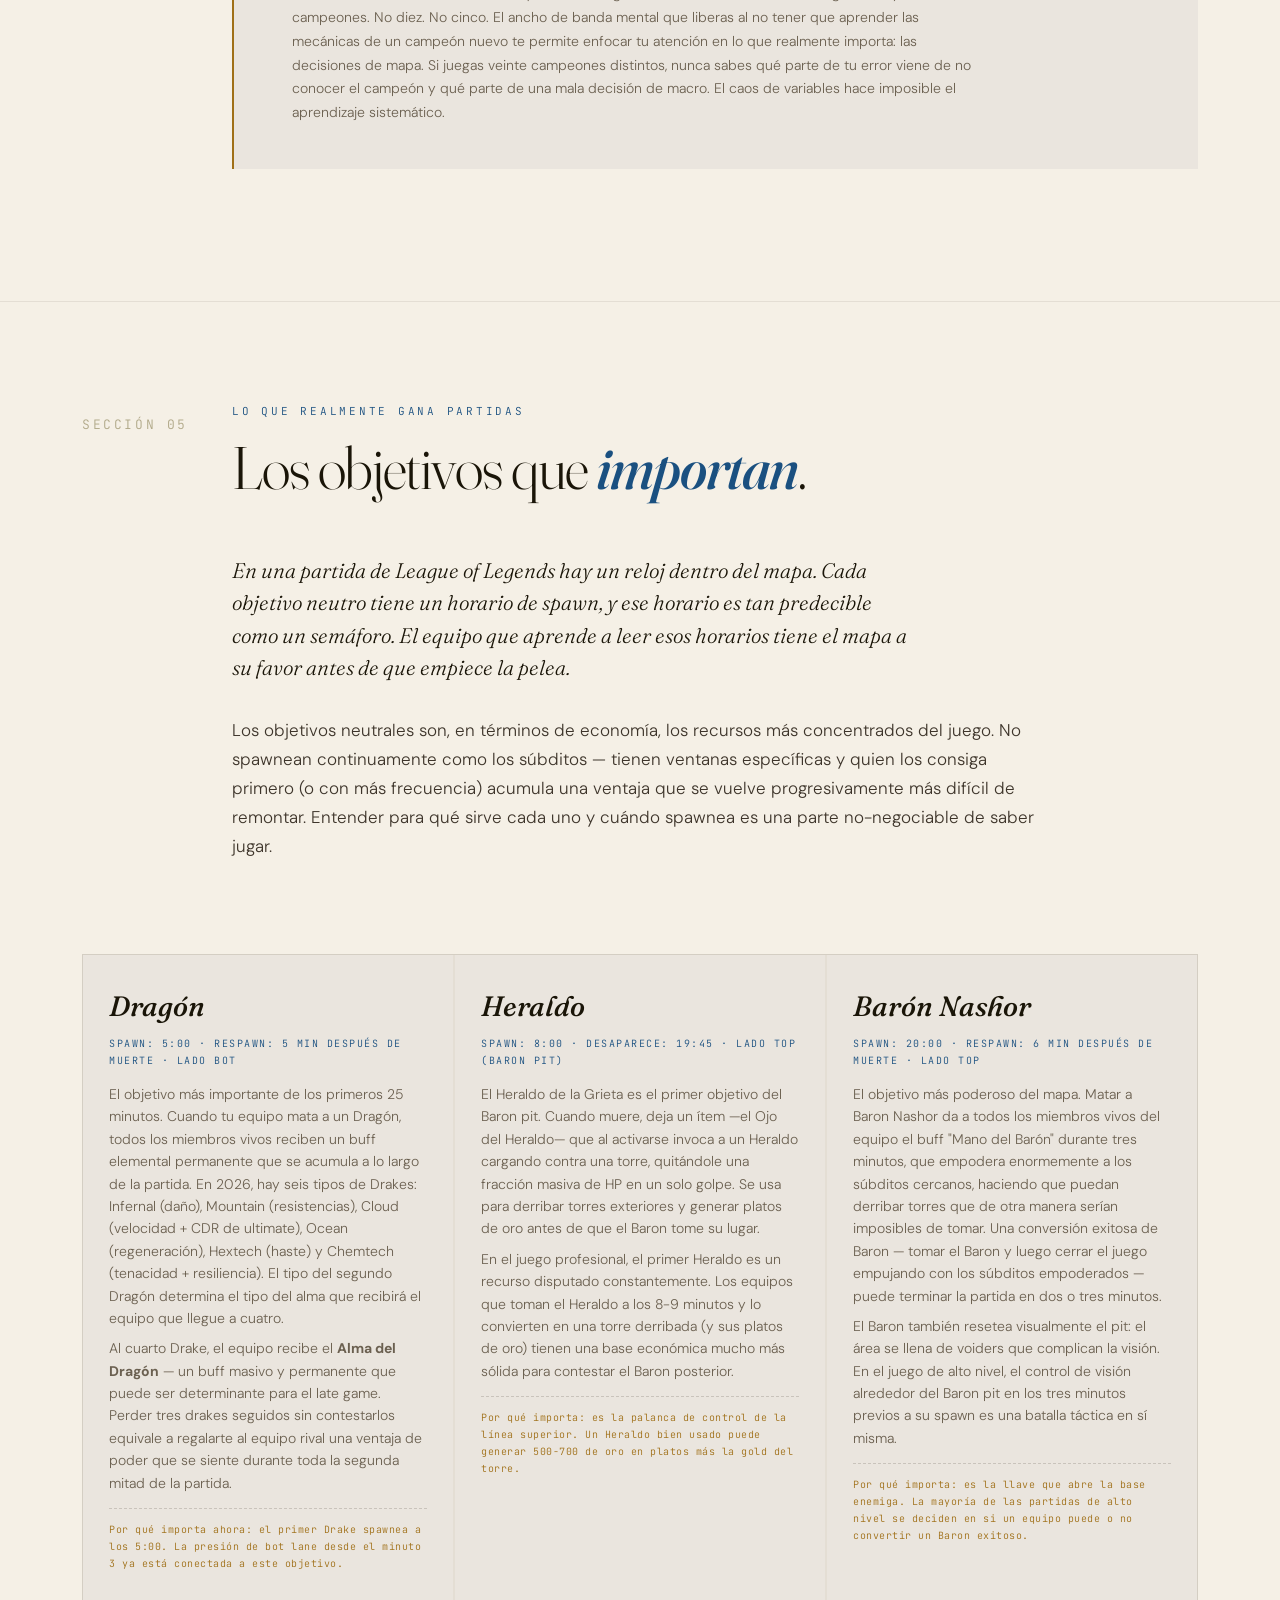
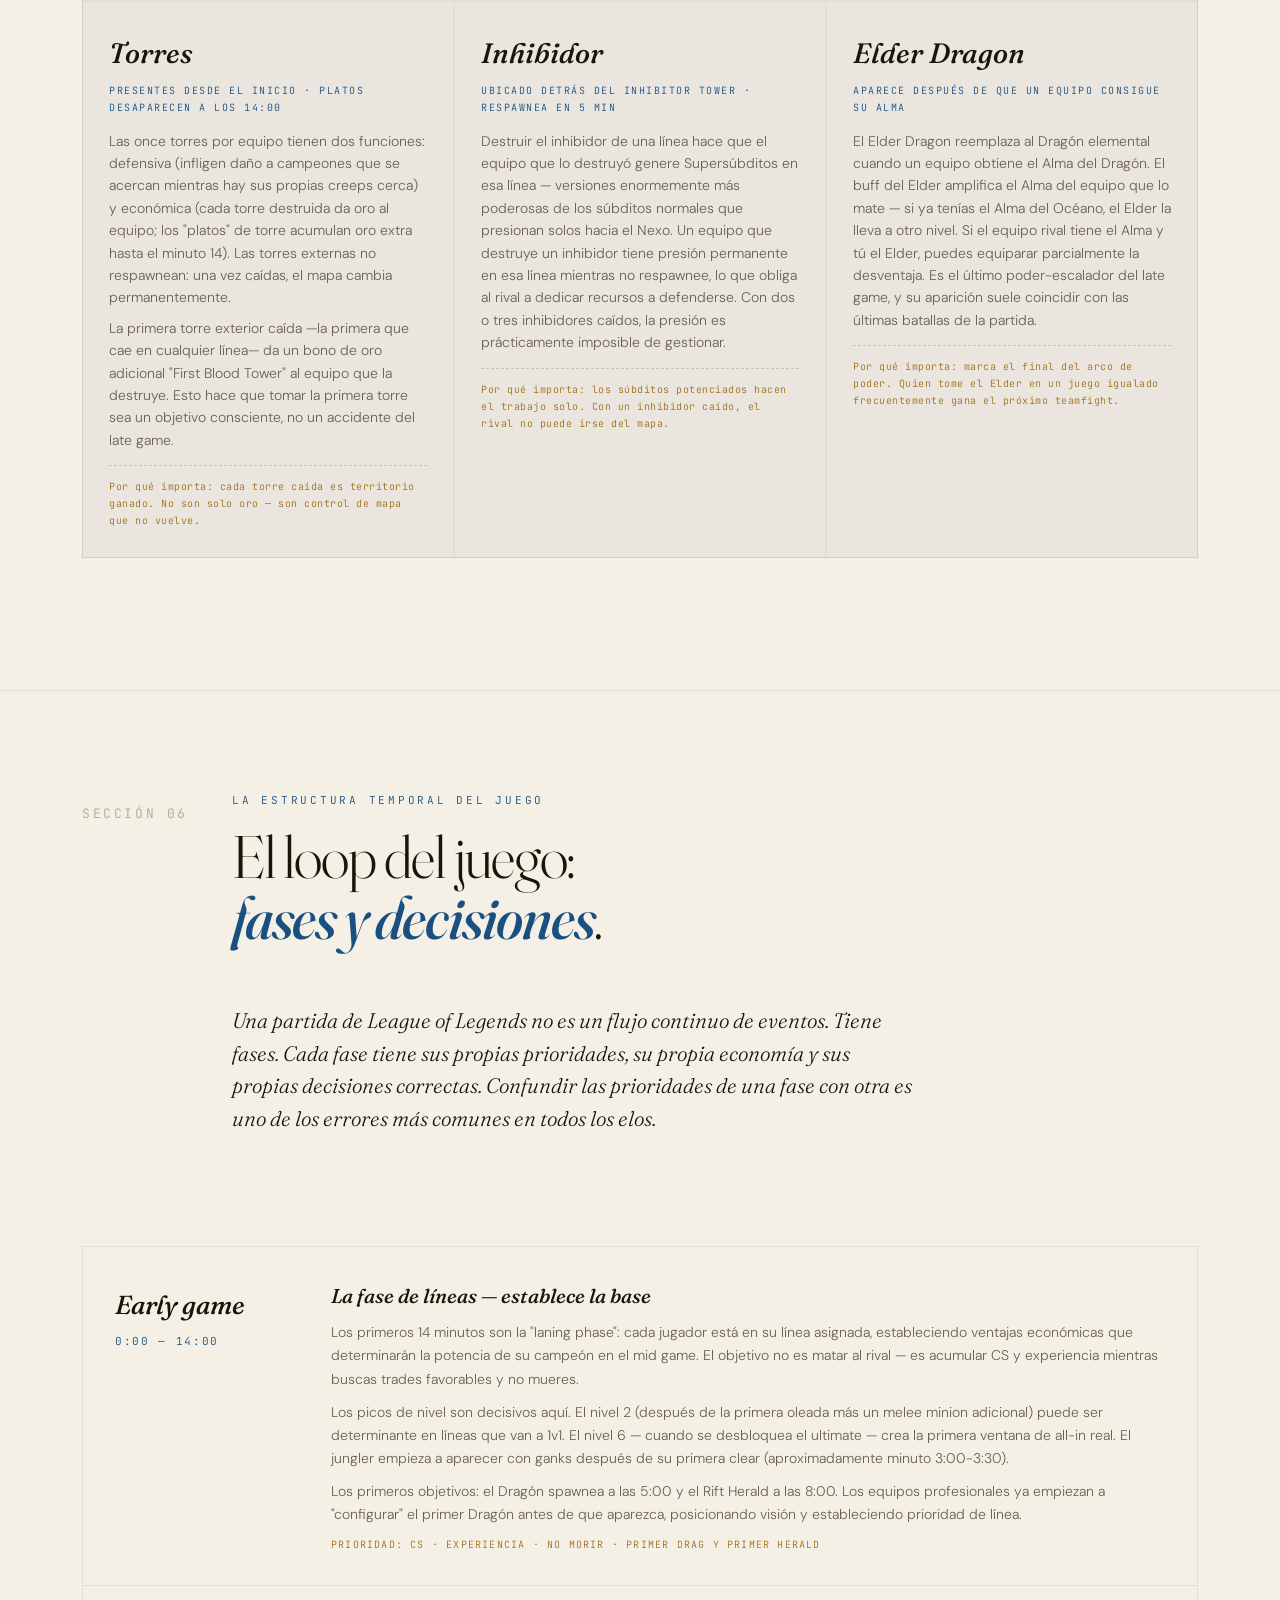
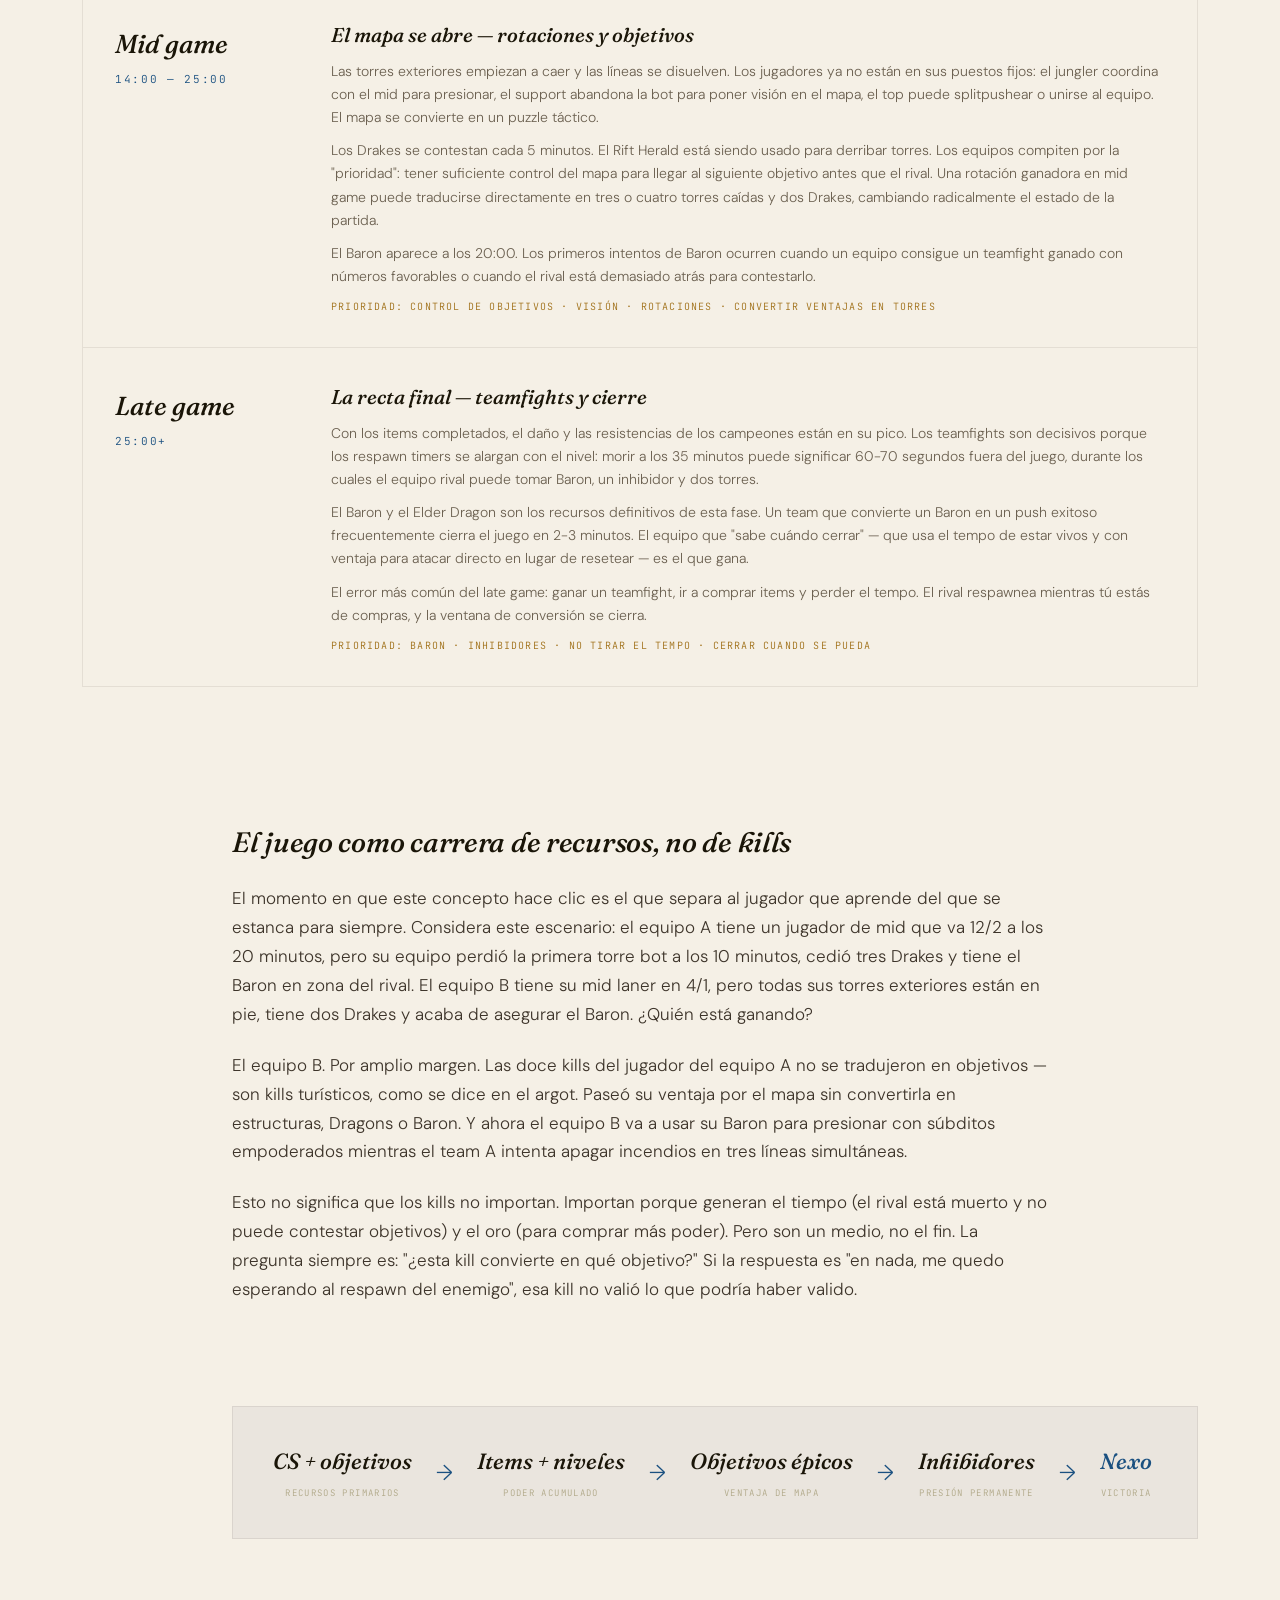
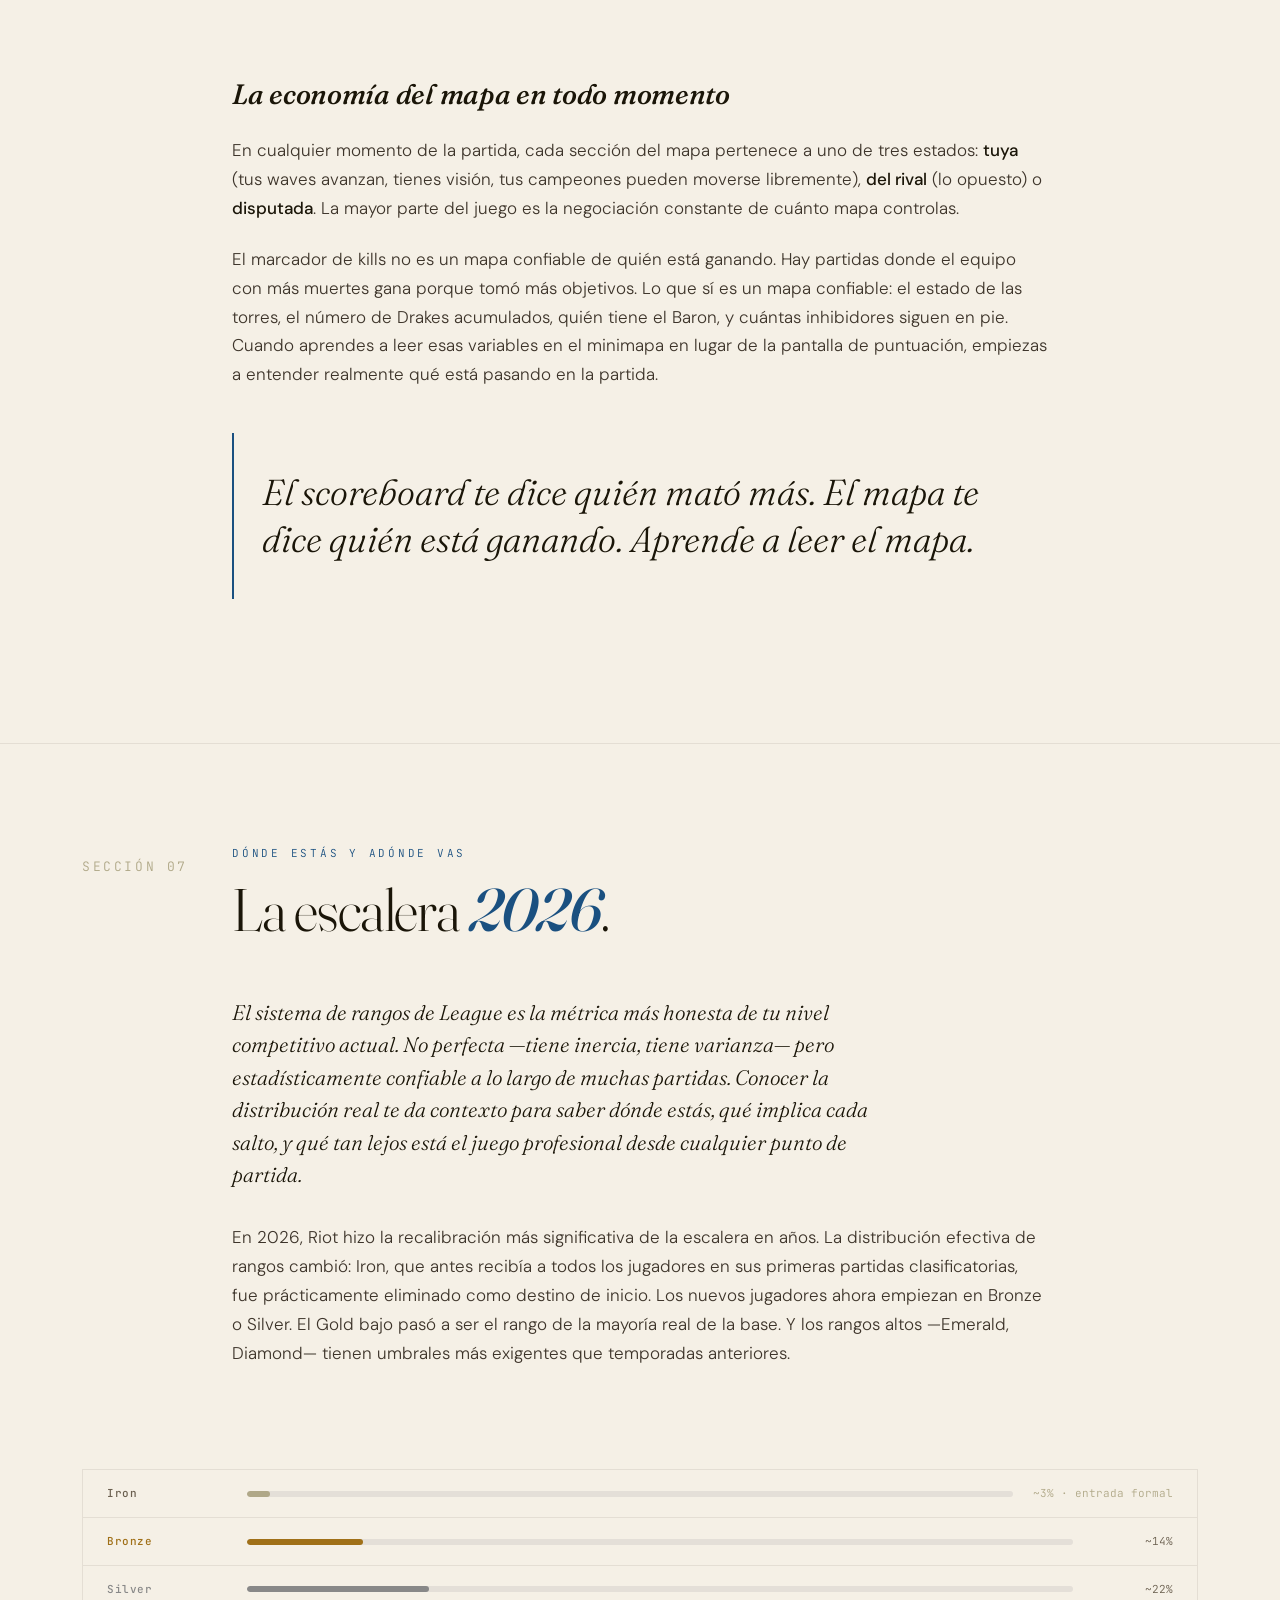
<file: conocimiento/videojuegos-estrategia/lol-el-juego-como-sistema/index.html>
<!DOCTYPE html>
<html lang="es">
<head>
<meta charset="UTF-8">
<meta name="viewport" content="width=device-width, initial-scale=1.0">
<title>El Juego como Sistema · League of Legends · Conocimiento</title>
<link rel="preconnect" href="https://fonts.googleapis.com">
<link rel="preconnect" href="https://fonts.gstatic.com" crossorigin>
<link href="https://fonts.googleapis.com/css2?family=Fraunces:ital,opsz,wght@0,9..144,300;0,9..144,400;0,9..144,500;1,9..144,300;1,9..144,400;1,9..144,500&family=DM+Sans:wght@300;400;500&family=JetBrains+Mono:wght@400;500&display=swap" rel="stylesheet">
<style>
  :root {
    --bg:       #f5f0e6;
    --bg-2:     #ece8e2;
    --bg-3:     #e4dfd8;
    --bg-card:  #eae5de;
    --ink:      #1a1508;
    --ink-soft: #3d342a;
    --ink-dim:  #6b6050;
    --ink-faint:#b0a888;

    --blue:     #1a5080;
    --blue-mid: #1d6098;
    --blue-soft:rgba(26, 80, 128, 0.10);
    --blue-bg:  rgba(26, 80, 128, 0.06);
    --gold:     #a07018;
    --gold-soft:rgba(160, 112, 24, 0.10);
    --crimson:  #a02818;

    --rule:       rgba(30, 20, 10, 0.08);
    --rule-strong:rgba(30, 20, 10, 0.16);

    --display: 'Fraunces', ui-serif, Georgia, serif;
    --body:    'DM Sans', ui-sans-serif, system-ui, sans-serif;
    --mono:    'JetBrains Mono', ui-monospace, monospace;
  }

  *, *::before, *::after { box-sizing: border-box; margin: 0; padding: 0; }
  html { scroll-behavior: smooth; }
  body {
    background: var(--bg);
    color: var(--ink);
    font-family: var(--body);
    font-weight: 300;
    font-size: 17px;
    line-height: 1.7;
    -webkit-font-smoothing: antialiased;
    overflow-x: hidden;
  }

  /* Grain */
  body::before {
    content: '';
    position: fixed;
    inset: 0;
    pointer-events: none;
    opacity: 0.04;
    z-index: 200;
    background-image: url("data:image/svg+xml;utf8,<svg xmlns='http://www.w3.org/2000/svg' width='200' height='200'><filter id='n'><feTurbulence type='fractalNoise' baseFrequency='0.9' numOctaves='2' stitchTiles='stitch'/><feColorMatrix values='0 0 0 0 1 0 0 0 0 0.9 0 0 0 0 0.8 0 0 0 0.4 0'/></filter><rect width='100%25' height='100%25' filter='url(%23n)'/></svg>");
    mix-blend-mode: overlay;
  }

  /* Progress bar */
  .progress {
    position: fixed;
    top: 0; left: 0; right: 0;
    height: 3px;
    background: transparent;
    z-index: 300;
  }
  .progress__bar {
    height: 100%;
    width: 0%;
    background: linear-gradient(90deg, var(--blue), var(--blue-mid), var(--gold));
    transition: width 0.1s linear;
  }

  /* Stripe top */
  .stripe {
    position: fixed;
    top: 0; left: 0; right: 0;
    height: 3px;
    display: flex;
    z-index: 100;
  }
  .stripe span { flex: 1; }
  .stripe span:nth-child(1) { background: #4e8020; }
  .stripe span:nth-child(2) { background: var(--gold); }
  .stripe span:nth-child(3) { background: var(--crimson); }

  /* Shell */
  .shell {
    max-width: 1180px;
    margin: 0 auto;
    padding: 0 32px;
  }

  /* Breadcrumb */
  .breadcrumb {
    padding: 28px 0 0;
    font-family: var(--mono);
    font-size: 11px;
    letter-spacing: 0.18em;
    text-transform: uppercase;
    color: var(--ink-faint);
    display: flex;
    align-items: center;
    gap: 10px;
    flex-wrap: wrap;
  }
  .breadcrumb a {
    color: var(--ink-faint);
    text-decoration: none;
    transition: color 0.2s;
  }
  .breadcrumb a:hover { color: var(--ink-dim); }
  .breadcrumb span { color: var(--ink-faint); }

  /* ===== HERO ===== */
  .hero {
    padding: 80px 0 100px;
    position: relative;
    overflow: hidden;
  }
  .hero__module-num {
    font-family: var(--mono);
    font-size: 11px;
    letter-spacing: 0.3em;
    text-transform: uppercase;
    color: var(--blue);
    margin-bottom: 32px;
    display: flex;
    align-items: center;
    gap: 16px;
  }
  .hero__module-num::before {
    content: '';
    width: 40px;
    height: 1px;
    background: var(--blue);
  }
  .hero h1 {
    font-family: var(--display);
    font-weight: 300;
    font-size: clamp(48px, 8vw, 112px);
    line-height: 0.95;
    letter-spacing: -0.03em;
    font-variation-settings: "opsz" 144;
    margin-bottom: 40px;
  }
  .hero h1 em {
    font-style: italic;
    font-weight: 500;
    color: var(--blue);
  }
  .hero__lead {
    max-width: 620px;
    font-size: 20px;
    line-height: 1.6;
    color: var(--ink-soft);
    font-weight: 300;
    margin-bottom: 48px;
  }
  .hero__meta {
    display: flex;
    gap: 48px;
    padding-top: 32px;
    border-top: 1px solid var(--rule);
    flex-wrap: wrap;
  }
  .hero__meta > div { font-family: var(--mono); font-size: 12px; }
  .hero__meta > div span {
    display: block;
    color: var(--ink-faint);
    letter-spacing: 0.15em;
    text-transform: uppercase;
    margin-bottom: 4px;
    font-size: 10px;
  }
  .hero__meta > div strong { color: var(--ink); font-weight: 500; font-size: 13px; }

  /* Map glow decoration */
  .hero__deco {
    position: absolute;
    top: 0; right: -5%;
    width: 55%;
    height: 100%;
    pointer-events: none;
    opacity: 0.07;
    z-index: -1;
  }
  .hero__deco svg { width: 100%; height: 100%; }

  /* ===== TOC ===== */
  .toc {
    padding: 72px 0;
    border-top: 1px solid var(--rule);
    border-bottom: 1px solid var(--rule);
  }
  .toc__title {
    font-family: var(--mono);
    font-size: 11px;
    letter-spacing: 0.25em;
    text-transform: uppercase;
    color: var(--ink-dim);
    margin-bottom: 36px;
  }
  .toc__list {
    list-style: none;
    display: grid;
    grid-template-columns: repeat(2, 1fr);
    gap: 0;
  }
  .toc__list li {
    border-top: 1px solid var(--rule);
    padding: 18px 0;
  }
  .toc__list li:nth-child(-n+2) { border-top: none; }
  .toc__list a {
    display: flex;
    align-items: baseline;
    gap: 20px;
    color: var(--ink);
    text-decoration: none;
    transition: color 0.2s, transform 0.2s;
  }
  .toc__list a:hover { color: var(--blue); transform: translateX(5px); }
  .toc__list .num {
    font-family: var(--mono);
    font-size: 10px;
    color: var(--ink-faint);
    min-width: 28px;
  }
  .toc__list .label {
    font-family: var(--display);
    font-size: 22px;
    font-weight: 400;
    font-style: italic;
  }
  @media (max-width: 680px) {
    .toc__list { grid-template-columns: 1fr; }
    .toc__list li:nth-child(2) { border-top: 1px solid var(--rule); }
  }

  /* ===== SECTIONS ===== */
  .section {
    padding: 100px 0;
    position: relative;
  }
  .section + .section { border-top: 1px solid var(--rule); }

  .section__header {
    display: grid;
    grid-template-columns: 110px 1fr;
    gap: 40px;
    margin-bottom: 56px;
    align-items: start;
  }
  .section__num {
    font-family: var(--mono);
    font-size: 13px;
    color: var(--ink-faint);
    letter-spacing: 0.2em;
    padding-top: 12px;
  }
  .section__title {
    font-family: var(--display);
    font-weight: 300;
    font-size: clamp(34px, 5vw, 60px);
    line-height: 1.02;
    letter-spacing: -0.02em;
    font-variation-settings: "opsz" 144;
  }
  .section__title em {
    font-style: italic;
    font-weight: 500;
    color: var(--blue);
  }
  .section__kicker {
    font-family: var(--mono);
    font-size: 11px;
    letter-spacing: 0.25em;
    text-transform: uppercase;
    color: var(--blue);
    margin-bottom: 16px;
  }
  .section__body {
    display: grid;
    grid-template-columns: 110px 1fr;
    gap: 40px;
  }
  .section__body > * { grid-column: 2; }
  .section__body > .full { grid-column: 1 / -1; }
  @media (max-width: 680px) {
    .section__header, .section__body {
      grid-template-columns: 1fr;
      gap: 16px;
    }
    .section__body > * { grid-column: 1; }
    .section__body > .full { grid-column: 1; }
  }

  /* Prose */
  .prose p {
    margin-bottom: 22px;
    color: var(--ink-soft);
    max-width: 68ch;
    font-weight: 300;
  }
  .prose p.lead {
    font-size: 21px;
    line-height: 1.55;
    color: var(--ink);
    font-weight: 300;
    max-width: 680px;
    margin-bottom: 32px;
    font-family: var(--display);
    font-style: italic;
  }
  .prose strong { color: var(--ink); font-weight: 500; }
  .prose em { font-style: italic; color: var(--blue); }
  .prose h3 {
    font-family: var(--display);
    font-weight: 500;
    font-size: 28px;
    font-style: italic;
    margin: 52px 0 18px;
    color: var(--ink);
    letter-spacing: -0.01em;
  }
  .prose h4 {
    font-family: var(--body);
    font-size: 11px;
    text-transform: uppercase;
    letter-spacing: 0.22em;
    color: var(--blue);
    margin: 32px 0 12px;
    font-weight: 500;
  }
  .prose ul, .prose ol {
    margin: 14px 0 26px 22px;
    color: var(--ink-soft);
  }
  .prose li { margin-bottom: 8px; font-weight: 300; }
  .prose code {
    font-family: var(--mono);
    font-size: 0.87em;
    background: var(--bg-3);
    padding: 2px 7px;
    border-radius: 3px;
    color: var(--blue);
  }

  /* Pull quote */
  .pull {
    font-family: var(--display);
    font-style: italic;
    font-weight: 300;
    font-size: clamp(24px, 3vw, 36px);
    line-height: 1.3;
    color: var(--ink);
    padding: 36px 0 36px 28px;
    border-left: 2px solid var(--blue);
    margin: 44px 0;
    max-width: 760px;
  }
  .pull span {
    display: block;
    margin-top: 14px;
    font-family: var(--mono);
    font-size: 10px;
    font-style: normal;
    letter-spacing: 0.2em;
    text-transform: uppercase;
    color: var(--ink-faint);
  }

  /* Timeline */
  .timeline {
    margin: 40px 0;
    position: relative;
  }
  .timeline::before {
    content: '';
    position: absolute;
    left: 88px;
    top: 10px;
    bottom: 10px;
    width: 1px;
    background: var(--rule-strong);
  }
  .event {
    display: grid;
    grid-template-columns: 100px 1fr;
    gap: 36px;
    padding: 16px 0;
    position: relative;
  }
  .event::before {
    content: '';
    position: absolute;
    left: 84px;
    top: 26px;
    width: 9px;
    height: 9px;
    background: var(--blue);
    border-radius: 50%;
    border: 2px solid var(--bg);
  }
  .event__year {
    font-family: var(--mono);
    font-size: 12px;
    color: var(--blue);
    font-weight: 500;
    padding-top: 18px;
  }
  .event__body h5 {
    font-family: var(--display);
    font-size: 20px;
    font-weight: 500;
    font-style: italic;
    margin-bottom: 6px;
  }
  .event__body p {
    font-size: 14px;
    color: var(--ink-dim);
    line-height: 1.6;
  }
  @media (max-width: 680px) {
    .timeline::before { left: 8px; }
    .event { grid-template-columns: 1fr; gap: 4px; padding-left: 28px; }
    .event::before { left: 4px; top: 8px; }
    .event__year { padding-top: 0; }
  }

  /* Concept cards */
  .concepts {
    display: grid;
    grid-template-columns: repeat(auto-fit, minmax(240px, 1fr));
    gap: 2px;
    background: var(--rule);
    border: 1px solid var(--rule);
    margin: 32px 0;
  }
  .concept {
    background: var(--bg-card);
    padding: 28px 26px;
  }
  .concept__word {
    font-family: var(--display);
    font-size: 34px;
    font-weight: 500;
    font-style: italic;
    color: var(--blue);
    line-height: 1;
    margin-bottom: 8px;
  }
  .concept__tag {
    font-family: var(--mono);
    font-size: 10px;
    color: var(--ink-faint);
    letter-spacing: 0.12em;
    text-transform: uppercase;
    margin-bottom: 14px;
  }
  .concept p {
    font-size: 14px;
    color: var(--ink-dim);
    line-height: 1.6;
  }

  /* Role cards */
  .roles {
    display: grid;
    grid-template-columns: repeat(5, 1fr);
    gap: 2px;
    background: var(--rule);
    border: 1px solid var(--rule);
    margin: 32px 0;
  }
  @media (max-width: 760px) { .roles { grid-template-columns: 1fr 1fr; } }
  @media (max-width: 440px) { .roles { grid-template-columns: 1fr; } }
  .role-card {
    background: var(--bg-card);
    padding: 24px 20px;
  }
  .role-card__name {
    font-family: var(--display);
    font-size: 22px;
    font-weight: 500;
    font-style: italic;
    color: var(--blue);
    margin-bottom: 6px;
  }
  .role-card__tag {
    font-family: var(--mono);
    font-size: 9px;
    text-transform: uppercase;
    letter-spacing: 0.15em;
    color: var(--gold);
    margin-bottom: 12px;
  }
  .role-card p {
    font-size: 13px;
    color: var(--ink-dim);
    line-height: 1.55;
  }
  .role-card__function {
    margin-top: 12px;
    padding-top: 10px;
    border-top: 1px dashed var(--rule-strong);
    font-family: var(--mono);
    font-size: 10px;
    color: var(--blue);
    letter-spacing: 0.05em;
  }

  /* Phase blocks */
  .phases {
    margin: 40px 0;
    border: 1px solid var(--rule);
  }
  .phase {
    display: grid;
    grid-template-columns: 180px 1fr;
    gap: 36px;
    padding: 32px;
    border-bottom: 1px solid var(--rule);
    align-items: start;
  }
  .phase:last-child { border-bottom: none; }
  .phase__time {
    font-family: var(--mono);
    font-size: 11px;
    text-transform: uppercase;
    letter-spacing: 0.15em;
    color: var(--blue);
    padding-top: 4px;
  }
  .phase__time strong {
    display: block;
    font-family: var(--display);
    font-style: italic;
    font-size: 26px;
    letter-spacing: 0;
    text-transform: none;
    color: var(--ink);
    margin-bottom: 4px;
    font-weight: 500;
  }
  .phase h5 {
    font-family: var(--display);
    font-size: 20px;
    font-weight: 500;
    font-style: italic;
    margin-bottom: 8px;
    color: var(--ink);
  }
  .phase p { font-size: 14px; color: var(--ink-dim); line-height: 1.65; margin-bottom: 10px; }
  .phase p:last-child { margin-bottom: 0; }
  .phase__clave {
    font-family: var(--mono);
    font-size: 10px;
    text-transform: uppercase;
    letter-spacing: 0.12em;
    color: var(--gold);
    margin-top: 10px;
  }
  @media (max-width: 680px) {
    .phase { grid-template-columns: 1fr; gap: 12px; }
  }

  /* Resource equation */
  .equation {
    background: var(--bg-card);
    border: 1px solid var(--rule);
    padding: 36px 40px;
    margin: 40px 0;
    display: flex;
    align-items: center;
    gap: 20px;
    flex-wrap: wrap;
  }
  .equation__step {
    display: flex;
    flex-direction: column;
    align-items: center;
    gap: 6px;
  }
  .equation__step-label {
    font-family: var(--display);
    font-style: italic;
    font-size: 22px;
    font-weight: 500;
    color: var(--ink);
    text-align: center;
  }
  .equation__step-sub {
    font-family: var(--mono);
    font-size: 9px;
    text-transform: uppercase;
    letter-spacing: 0.15em;
    color: var(--ink-faint);
    text-align: center;
  }
  .equation__arrow {
    font-size: 22px;
    color: var(--blue);
    flex-shrink: 0;
    margin: 0 4px;
  }
  .equation__step--final .equation__step-label { color: var(--blue); }

  /* Objective cards */
  .objectives {
    display: grid;
    grid-template-columns: repeat(auto-fit, minmax(280px, 1fr));
    gap: 2px;
    background: var(--rule);
    border: 1px solid var(--rule);
    margin: 32px 0;
  }
  .obj-card {
    background: var(--bg-card);
    padding: 28px 26px;
  }
  .obj-card__name {
    font-family: var(--display);
    font-size: 28px;
    font-weight: 500;
    font-style: italic;
    color: var(--ink);
    margin-bottom: 4px;
  }
  .obj-card__timing {
    font-family: var(--mono);
    font-size: 10px;
    text-transform: uppercase;
    letter-spacing: 0.15em;
    color: var(--blue);
    margin-bottom: 14px;
  }
  .obj-card p { font-size: 14px; color: var(--ink-dim); line-height: 1.6; margin-bottom: 8px; }
  .obj-card p:last-child { margin-bottom: 0; }
  .obj-card__why {
    margin-top: 14px;
    padding-top: 12px;
    border-top: 1px dashed var(--rule-strong);
    font-family: var(--mono);
    font-size: 10px;
    letter-spacing: 0.05em;
    color: var(--gold);
  }

  /* Rank ladder */
  .ranks {
    margin: 40px 0;
    border: 1px solid var(--rule);
  }
  .rank-row {
    display: flex;
    align-items: center;
    gap: 20px;
    padding: 14px 24px;
    border-bottom: 1px solid var(--rule);
  }
  .rank-row:last-child { border-bottom: none; }
  .rank-row__badge {
    font-family: var(--mono);
    font-size: 11px;
    font-weight: 500;
    min-width: 120px;
    letter-spacing: 0.05em;
  }
  .rank-row__bar {
    flex: 1;
    height: 6px;
    background: var(--bg-3);
    border-radius: 3px;
    overflow: hidden;
  }
  .rank-row__fill {
    height: 100%;
    border-radius: 3px;
    background: var(--blue);
    transition: width 0.4s;
  }
  .rank-row__pct {
    font-family: var(--mono);
    font-size: 11px;
    color: var(--ink-dim);
    min-width: 80px;
    text-align: right;
  }
  .rank-row--elite .rank-row__badge { color: var(--gold); }
  .rank-row--pro .rank-row__badge { color: var(--blue); }
  .rank-row--you .rank-row__fill { background: var(--gold); }

  /* Tip callout */
  .tip {
    display: grid;
    grid-template-columns: auto 1fr;
    gap: 18px;
    padding: 22px 28px;
    background: var(--bg-card);
    border-left: 2px solid var(--blue);
    margin: 32px 0;
  }
  .tip__icon {
    font-family: var(--display);
    font-size: 38px;
    font-style: italic;
    font-weight: 500;
    color: var(--blue);
    line-height: 1;
  }
  .tip h5 {
    font-family: var(--display);
    font-style: italic;
    font-size: 20px;
    font-weight: 500;
    margin-bottom: 6px;
  }
  .tip p { font-size: 14px; color: var(--ink-dim); }

  /* Warning callout */
  .warn {
    display: grid;
    grid-template-columns: auto 1fr;
    gap: 18px;
    padding: 22px 28px;
    background: var(--bg-card);
    border-left: 2px solid var(--gold);
    margin: 32px 0;
  }
  .warn__icon {
    font-family: var(--display);
    font-size: 38px;
    font-style: italic;
    font-weight: 500;
    color: var(--gold);
    line-height: 1;
  }
  .warn h5 {
    font-family: var(--display);
    font-style: italic;
    font-size: 20px;
    font-weight: 500;
    margin-bottom: 6px;
  }
  .warn p { font-size: 14px; color: var(--ink-dim); }

  /* Practice steps */
  .steps { margin: 40px 0; counter-reset: step; }
  .step {
    display: grid;
    grid-template-columns: 72px 1fr;
    gap: 28px;
    padding: 28px 0;
    border-top: 1px solid var(--rule);
    counter-increment: step;
  }
  .step:last-child { border-bottom: 1px solid var(--rule); }
  .step__num {
    font-family: var(--display);
    font-size: 50px;
    font-weight: 300;
    font-style: italic;
    font-variation-settings: "opsz" 144;
    color: var(--blue);
    line-height: 0.9;
    opacity: 0.7;
  }
  .step__num::before { content: counter(step, decimal-leading-zero); }
  .step__body h4 {
    font-family: var(--display);
    font-size: 22px;
    font-weight: 500;
    font-style: italic;
    margin-bottom: 8px;
    color: var(--ink);
  }
  .step__body p { color: var(--ink-dim); font-size: 14px; line-height: 1.65; }
  @media (max-width: 680px) {
    .step { grid-template-columns: 1fr; gap: 10px; }
    .step__num { font-size: 38px; }
  }

  /* Questions */
  .questions { margin: 40px 0; border-top: 1px solid var(--rule); }
  .question {
    padding: 22px 0;
    border-bottom: 1px solid var(--rule);
    display: grid;
    grid-template-columns: 28px 1fr;
    gap: 20px;
    align-items: start;
  }
  .question__q {
    font-family: var(--display);
    font-size: 28px;
    font-weight: 500;
    font-style: italic;
    color: var(--blue);
    line-height: 0.9;
    padding-top: 2px;
  }
  .question__body h5 {
    font-family: var(--display);
    font-size: 20px;
    font-weight: 500;
    font-style: italic;
    margin-bottom: 4px;
  }
  .question__body p { font-size: 14px; color: var(--ink-dim); }

  /* Outro */
  .outro {
    padding: 120px 0;
    text-align: center;
    border-top: 1px solid var(--rule);
  }
  .outro h2 {
    font-family: var(--display);
    font-weight: 300;
    font-style: italic;
    font-size: clamp(36px, 5vw, 68px);
    line-height: 1.05;
    letter-spacing: -0.02em;
    font-variation-settings: "opsz" 144;
    margin-bottom: 28px;
  }
  .outro h2 em {
    font-style: normal;
    font-weight: 500;
    color: var(--blue);
  }
  .outro p {
    max-width: 520px;
    margin: 0 auto;
    color: var(--ink-dim);
    font-size: 17px;
  }
  .outro__sig {
    margin-top: 56px;
    font-family: var(--mono);
    font-size: 10px;
    letter-spacing: 0.25em;
    text-transform: uppercase;
    color: var(--ink-faint);
  }
  .outro__next {
    display: inline-block;
    margin-top: 40px;
    font-family: var(--mono);
    font-size: 11px;
    text-transform: uppercase;
    letter-spacing: 0.15em;
    color: var(--blue);
    padding: 12px 28px;
    border: 1px solid var(--blue-soft);
    text-decoration: none;
    transition: background 0.2s, border-color 0.2s;
  }
  .outro__next:hover { background: var(--blue-bg); border-color: var(--blue); }

  ::selection { background: var(--blue); color: #fff; }
</style>
</head>
<body>

<div class="progress"><div class="progress__bar" id="bar"></div></div>

<div class="stripe" aria-hidden="true">
  <span></span><span></span><span></span>
</div>

<!-- ========== BREADCRUMB ========== -->
<div class="shell">
  <nav class="breadcrumb">
    <a href="../../">Jorge Malgesto</a>
    <span>/</span>
    <a href="../">Conocimiento</a>
    <span>/</span>
    <span>Videojuegos &amp; Estrategia</span>
    <span>/</span>
    <span>Módulo 1</span>
  </nav>
</div>

<!-- ========== HERO ========== -->
<section class="hero">
  <div class="hero__deco" aria-hidden="true">
    <svg viewBox="0 0 600 600" xmlns="http://www.w3.org/2000/svg" fill="none">
      <!-- Simplified map hexagon -->
      <polygon points="300,60 520,180 520,420 300,540 80,420 80,180" stroke="#1a5080" stroke-width="1.5" fill="none" opacity="0.6"/>
      <polygon points="300,120 460,210 460,390 300,480 140,390 140,210" stroke="#1a5080" stroke-width="0.8" fill="none" opacity="0.4"/>
      <!-- Lane lines -->
      <line x1="80" y1="420" x2="520" y2="180" stroke="#1a5080" stroke-width="1" opacity="0.5"/>
      <line x1="80" y1="300" x2="520" y2="300" stroke="#1a5080" stroke-width="1" opacity="0.5"/>
      <line x1="80" y1="180" x2="520" y2="420" stroke="#1a5080" stroke-width="1" opacity="0.5"/>
      <!-- Nexus nodes -->
      <circle cx="120" cy="450" r="14" stroke="#1a5080" stroke-width="1.5" fill="none" opacity="0.8"/>
      <circle cx="480" cy="150" r="14" stroke="#1a5080" stroke-width="1.5" fill="none" opacity="0.8"/>
      <!-- Objective dots -->
      <circle cx="210" cy="380" r="8" fill="#1a5080" opacity="0.5"/>
      <circle cx="390" cy="220" r="8" fill="#1a5080" opacity="0.5"/>
      <circle cx="300" cy="300" r="5" fill="#a07018" opacity="0.6"/>
    </svg>
  </div>
  <div class="shell">
    <div class="hero__module-num">Módulo 01 · Videojuegos &amp; Estrategia · League of Legends</div>
    <h1>El juego<br>como <em>sistema</em>.</h1>
    <p class="hero__lead">
      League of Legends no es lo que parece desde afuera. No es un juego de matar campeones. Es un sistema de mapa, tiempo y recursos. Este módulo instala ese marco. Todo lo que sigue construye sobre él.
    </p>
    <div class="hero__meta">
      <div><span>Camino</span><strong>Videojuegos &amp; Estrategia</strong></div>
      <div><span>Módulo</span><strong>01 de 09</strong></div>
      <div><span>Referencia</span><strong>Season 2026 · Demacia / Pandemonium</strong></div>
    </div>
  </div>
</section>

<!-- ========== TOC ========== -->
<section class="toc">
  <div class="shell">
    <div class="toc__title">Índice de este módulo</div>
    <ul class="toc__list">
      <li><a href="#intro"><span class="num">01</span><span class="label">Por qué importa este módulo</span></a></li>
      <li><a href="#contexto"><span class="num">02</span><span class="label">De dónde viene todo esto</span></a></li>
      <li><a href="#conceptos"><span class="num">03</span><span class="label">El vocabulario del mapa</span></a></li>
      <li><a href="#roles"><span class="num">04</span><span class="label">Los cinco roles como sistema</span></a></li>
      <li><a href="#objetivos"><span class="num">05</span><span class="label">Los objetivos que ganan partidas</span></a></li>
      <li><a href="#loop"><span class="num">06</span><span class="label">El loop del juego</span></a></li>
      <li><a href="#rangos"><span class="num">07</span><span class="label">La escalera 2026</span></a></li>
      <li><a href="#practica"><span class="num">08</span><span class="label">Aplicación práctica</span></a></li>
      <li><a href="#seguir"><span class="num">09</span><span class="label">Lo que abre este módulo</span></a></li>
    </ul>
  </div>
</section>

<!-- ========== SECCIÓN 1: INTRODUCCIÓN ========== -->
<section class="section" id="intro">
  <div class="shell">
    <header class="section__header">
      <div class="section__num">SECCIÓN 01</div>
      <div>
        <div class="section__kicker">El problema de la primera impresión</div>
        <h2 class="section__title">Por qué <em>parece</em> caos y no lo es.</h2>
      </div>
    </header>
    <div class="section__body">
      <div class="prose">
        <p class="lead">
          La primera vez que ves una partida de League of Legends —o que juegas una— la impresión es de ruido total. Diez personajes moviendose en todas direcciones, números flotando en pantalla, un mapa lleno de íconos imposibles de leer, gente muriendo sin que sepas por qué.
        </p>
        <p>
          Lo que falta no es experiencia. Lo que falta es el marco. Una vez que entiendes la estructura del juego —qué está pasando, por qué, y qué decisión corresponde a cada momento— el caos se convierte en un sistema legible. No fácil, pero legible. Y eso lo cambia todo.
        </p>
        <p>
          La confusión más común del jugador nuevo es pensar que League es un juego sobre <strong>matar al campeón rival</strong>. No lo es. Es un juego sobre <strong>destruir el Nexo enemigo</strong>, que está protegido por torres, inhibidores y cinco jugadores haciendo todo lo posible para que no llegues ahí. Los kills son un medio —no el fin. Puedes ganar una partida con dos kills y perder una con veinte. Lo que importa es quién destruye el Nexo, y eso requiere recursos, mapa y tiempo, no un marcador de bajas.
        </p>
        <p>
          Este módulo no te enseña a jugar bien. Te enseña a entender qué juego estás jugando. La diferencia es enorme: puedes tener buena mecánica durante años y seguir tomando las decisiones equivocadas porque tienes el juego conceptualizado de manera incorrecta. El objetivo aquí es instalar el modelo mental correcto desde el principio, para que todo lo que venga después —control de waves, visión, objetivos, composiciones— caiga en su lugar natural.
        </p>

        <div class="pull">
          El error que más jugadores repiten no es mecánico. Es conceptual: creen que están jugando un juego diferente al que realmente están jugando.
        </div>

        <p>
          Una nota sobre el tiempo: League of Legends tiene dieciséis años de historia y se actualiza cada dos semanas. Lo que aprendes en este módulo es <strong>estructura fundacional</strong> — la lógica del mapa, los roles, los objetivos, el loop. Estas cosas no cambian entre parches. Cuando llegues a conceptos más específicos (timings exactos de spawn, valores de oro por objetivo, el meta de campeones), esos sí cambian y tendrás que actualizarlos con fuentes activas. Todo lo que contiene este módulo es válido en 2026 y lo seguirá siendo en 2028.
        </p>
      </div>
    </div>
  </div>
</section>

<!-- ========== SECCIÓN 2: CONTEXTO ========== -->
<section class="section" id="contexto">
  <div class="shell">
    <header class="section__header">
      <div class="section__num">SECCIÓN 02</div>
      <div>
        <div class="section__kicker">El árbol genealógico</div>
        <h2 class="section__title">De dónde viene <em>todo esto</em>.</h2>
      </div>
    </header>
    <div class="section__body">
      <div class="prose">
        <p class="lead">
          Summoner's Rift no es arbitrario. Su diseño —tres líneas, una jungla, un río, dos objetivos épicos en los lados opuestos del mapa— es el resultado de veinte años de iteración sobre una idea nacida en un mod de Warcraft III.
        </p>
        <p>
          Entender de dónde viene el género te da contexto para entender por qué está diseñado así. Y entender por qué está diseñado así te hace mejor jugador: cuando sabes que el Dragón está del lado bot <em>intencionalmente</em>, que las líneas tienen el largo que tienen <em>por una razón</em>, que el río existe para separar territorios de forma específica, dejas de experimentar el mapa como un escenario aleatorio y empiezas a leerlo como lo que es: un sistema de decisión con geometría deliberada.
        </p>
      </div>

      <div class="timeline full">
        <div class="event">
          <div class="event__year">2002</div>
          <div class="event__body">
            <h5>Aeon of Strife — el punto cero</h5>
            <p>Un jugador conocido como "Aeon64" crea un mapa personalizado para StarCraft donde cuatro héroes controlados por humanos defienden líneas de ataque contra oleadas de enemigos controlados por la IA. Es el primer prototipo del concepto MOBA (Multiplayer Online Battle Arena): una arena con líneas, oleadas y un objetivo de destrucción final.</p>
          </div>
        </div>
        <div class="event">
          <div class="event__year">2003</div>
          <div class="event__body">
            <h5>DotA — Defense of the Ancients</h5>
            <p>Eul crea DotA como mapa personalizado para Warcraft III: Reign of Chaos. Es el primer MOBA moderno: 5v5, tres líneas, jungla, héroes con habilidades únicas, dos "Ancients" (bases) que destruir. El concepto explota. Icefrog toma el desarrollo en 2005 y lo refina durante años, estableciendo las convenciones del género que todos los MOBAs posteriores heredarán.</p>
          </div>
        </div>
        <div class="event">
          <div class="event__year">2006</div>
          <div class="event__body">
            <h5>Riot Games — la apuesta</h5>
            <p>Brandon "Ryze" Beck y Marc "Tryndamere" Merrill fundan Riot Games en Los Ángeles con una sola pregunta: ¿qué pasaría si un MOBA estuviera diseñado desde cero como producto, no como mod? La respuesta implicó tres decisiones clave: modelo free-to-play, rotación de campeones semanal para reducir la barrera de entrada, y un diseño de mapa orientado completamente a la accesibilidad sin sacrificar profundidad.</p>
          </div>
        </div>
        <div class="event">
          <div class="event__year">2009</div>
          <div class="event__body">
            <h5>League of Legends — lanzamiento</h5>
            <p>El 27 de octubre de 2009, League of Legends sale de beta. El mapa Summoner's Rift tiene tres líneas (top, mid, bot), una jungla, un río diagonal y dos objetivos épicos: Dragón (bot) y Barón Nashor (top). El diseño no es idéntico al actual, pero la estructura es la misma. En su primer año, alcanza dos millones de jugadores activos.</p>
          </div>
        </div>
        <div class="event">
          <div class="event__year">2011</div>
          <div class="event__body">
            <h5>El primer Mundial — Dreamhack, Suecia</h5>
            <p>El primer Campeonato Mundial de League of Legends se celebra en Dreamhack, Suecia. El equipo Fnatic gana los $50,000 del premio mayor. 1.69 millones de personas lo ven en streaming. El esport competitivo de LoL nace formalmente. Ese año, League ya es el juego de PC más jugado en el mundo.</p>
          </div>
        </div>
        <div class="event">
          <div class="event__year">2013</div>
          <div class="event__body">
            <h5>El pico de los Mundiales</h5>
            <p>El Campeonato Mundial 2013 alcanza 32 millones de espectadores simultáneos en su final. Para contexto: ese mismo año la final de la NBA tuvo 26 millones. Un videojuego competitivo supera el pico de audiencia de uno de los deportes más populares del mundo occidental. Los esports como industria tienen un antes y un después.</p>
          </div>
        </div>
        <div class="event">
          <div class="event__year">2014</div>
          <div class="event__body">
            <h5>Summoner's Rift — el rediseño visual</h5>
            <p>Riot rediseña completamente la estética visual del mapa sin alterar su estructura funcional. Esto es importante: confirma que el diseño de 2009 era correcto. No era un prototipo que necesitara revisión conceptual, era una arquitectura que ya funcionaba y que solo necesitaba ponerse al día visualmente. El mapa de 2014 es esencialmente el mismo que juegas hoy.</p>
          </div>
        </div>
        <div class="event">
          <div class="event__year">2021–2022</div>
          <div class="event__body">
            <h5>Arcane — la nueva generación</h5>
            <p>La serie animada de Netflix ambientada en el universo de League of Legends se convierte en la serie más valorada en la historia de la plataforma. Millones de personas que nunca habían tocado el juego conocen a Vi, Jinx, Jayce y Viktor. El universo de League se expande más allá del juego. El ecosistema Riot —LoL, TFT, Legends of Runeterra, Valorant, Wild Rift— ya es una de las compañías de videojuegos más grandes del mundo.</p>
          </div>
        </div>
        <div class="event">
          <div class="event__year">2026</div>
          <div class="event__body">
            <h5>Season 2026 — Demacia y Pandemonium</h5>
            <p>La Season 1 de 2026 (temática Demacia) introduce cambios estructurales significativos: los minions ahora spawnean a los 30 segundos (antes 65s), el sistema de role quests premia a cada rol de forma diferenciada, se introduce Aegis of Valor para proteger LP en partidas con autofill, y se reintroduce el duo queue en todos los rangos incluyendo Challenger. En abril de 2026, la Season 2 ("Pandemonium") arranca con un reset completo de MMR para los rangos Master y superior en las principales regiones. League sigue siendo el MOBA más jugado del mundo, con millones de partidas diarias y ligas profesionales activas en Corea (LCK), China (LPL), Europa (LEC) y América (LCS).</p>
          </div>
        </div>
      </div>

      <div class="prose">
        <h3>Por qué el mapa está diseñado así</h3>
        <p>
          Summoner's Rift tiene <strong>tres líneas</strong> porque tres líneas crean exactamente la tensión correcta: son suficientes para que el juego sea geográficamente complejo, y pocas suficientes para que un equipo de cinco pueda cubrirlas todas con roles especializados. Con dos líneas el juego se volvería demasiado simple. Con cuatro, el caos haría imposible la lectura de mapa para la mayoría de los jugadores.
        </p>
        <p>
          La <strong>jungla</strong> existe como cuarto eje porque sin ella el juego sería una serie de 1v1 o 2v2 paralelos sin comunicación entre líneas. El jungler es el conector: toma recursos propios (campamentos) y activa el mapa entero con su presencia. Su ausencia en una línea es tan poderosa como su presencia.
        </p>
        <p>
          El <strong>río diagonal</strong> no es una decoración. Divide el mapa en dos hemisferios (top-jungle y bot-jungle) creando territorios naturales. El Dragón en el lado bot y el Barón en el lado top obligan a los equipos a decidir constantemente qué parte del mapa priorizar. Si estás ganando bot pero ignoras al Barón, estás dejando el recurso más poderoso del mapa a disposición del rival. El diseño del mapa es, en sí mismo, un sistema de tensiones permanentes.
        </p>
      </div>
    </div>
  </div>
</section>

<!-- ========== SECCIÓN 3: CONCEPTOS CLAVE ========== -->
<section class="section" id="conceptos">
  <div class="shell">
    <header class="section__header">
      <div class="section__num">SECCIÓN 03</div>
      <div>
        <div class="section__kicker">El vocabulario del mapa</div>
        <h2 class="section__title">Los conceptos que <em>estructuran</em> todo.</h2>
      </div>
    </header>
    <div class="section__body">
      <div class="prose">
        <p class="lead">
          Cada término del juego que parece jerga técnica es en realidad un concepto con consecuencias estratégicas. No son palabras para memorizar — son herramientas para pensar.
        </p>
      </div>

      <div class="concepts full">
        <div class="concept">
          <div class="concept__word">Nexo</div>
          <div class="concept__tag">La condición de victoria</div>
          <p>La estructura cristalina en el corazón de cada base. Destruir el Nexo enemigo gana la partida al instante, sin importar nada más. Todo lo demás —kills, torres, objetivos— es un camino para llegar ahí. La pregunta que todo jugador debería hacerse en cada decisión es: "¿esto me acerca al Nexo rival?"</p>
        </div>
        <div class="concept">
          <div class="concept__word">Torres</div>
          <div class="concept__tag">El mapa físico del control</div>
          <p>Once estructuras defensivas por equipo: tres por línea (outer, inner, inhibitor tower) más dos torres del Nexo. Destruirlas en secuencia abre el camino a la base. Cada torre caída no solo da oro — cambia qué partes del mapa puedes reclamar y cuáles quedan expuestas. Una torre perdida es territorio perdido.</p>
        </div>
        <div class="concept">
          <div class="concept__word">Súbditos</div>
          <div class="concept__tag">La economía real del juego</div>
          <p>Oleadas de minions que spawnean cada 30 segundos en cada línea (desde 2026 spawnean a los 30s de partida, antes era a los 65s). Matar un súbdito da oro y experiencia. Una oleada completa equivale aproximadamente a un kill en valor económico. El CS (Creep Score) es la métrica más importante del early game. Un jugador que ignoró las waves perdió partidas antes de la primera pelea.</p>
        </div>
        <div class="concept">
          <div class="concept__word">CS</div>
          <div class="concept__tag">La métrica fundamental</div>
          <p>Creep Score: el número total de súbditos y monstruos de jungla que has matado. Es el indicador más honesto de tu rendimiento económico. Un profesional promedia 8–10 CS por minuto en una partida. En un jugador promedio ese número es 4–6. La diferencia de cuatro CS por minuto, en una partida de 35 minutos, equivale a cientos de oro de ventaja acumulada.</p>
        </div>
        <div class="concept">
          <div class="concept__word">Oro</div>
          <div class="concept__tag">El combustible del poder</div>
          <p>El recurso que compra objetos (items). Los items aumentan el poder de tu campeón de forma masiva: el primer item completo puede duplicar tu daño en algunos casos. El oro se gana de: matar súbditos (la fuente más confiable), destruir torres (más 6 "platos" de oro por torre hasta el minuto 14), matar campeones rivales y objetivos neutrales. La economía de oro es el juego dentro del juego.</p>
        </div>
        <div class="concept">
          <div class="concept__word">Experiencia</div>
          <div class="concept__tag">El nivel como poder</div>
          <p>El recurso que da niveles. Los niveles desbloquean rangos de habilidades y estadísticas base. El nivel 6 es el primer spike crítico: desbloquea el ultimate (habilidad definitiva) de tu campeón. Los picos de nivel 2 y 3 pueden determinar quién gana el early trade de una línea. La disparidad de experiencia entre campeones en la misma línea es tan importante como la disparidad de oro.</p>
        </div>
        <div class="concept">
          <div class="concept__word">Macro</div>
          <div class="concept__tag">El pensamiento de mapa</div>
          <p>Las decisiones que afectan el mapa completo: cuándo rotar a ayudar otra línea, cuándo contestar un objetivo, cómo usar el estado de las waves para moverse con seguridad. El macro es lo que separa los jugadores de elo medio de los de alto elo, y es lo que construirás módulo por módulo a lo largo de este camino.</p>
        </div>
        <div class="concept">
          <div class="concept__word">Micro</div>
          <div class="concept__tag">El combate individual</div>
          <p>Las decisiones que ocurren dentro de los combates: el posicionamiento, los combos de habilidades, el timing de los summoners, el last-hit preciso. El micro es la base técnica. Sin él, el macro no importa porque no puedes ejecutar las situaciones favorables que el macro crea. Los dos son inseparables, pero se aprenden en orden.</p>
        </div>
      </div>

      <div class="prose">
        <h3>Las tres líneas y su lógica</h3>
        <p>
          Las tres líneas no son intercambiables. Cada una tiene una economía, un ritmo y una conexión con los objetivos del mapa radicalmente distintos.
        </p>
        <p>
          <strong>Top lane</strong> es la línea aislada. Es la más larga del mapa y la más alejada del primer objetivo crítico (el Dragón, que spawnea del lado bot). Los jugadores de top suelen ser duelistas: tanques que absorben daño o "bruisers" que pueden ganar 1v1 sostenidos. La conexión de top con el mapa viene del Heraldo de la Grieta (Rift Herald), que spawnea en el lado north del río. Un buen jugador de top puede dominar su línea sin interactuar con el resto del equipo durante 15 minutos — y ese aislamiento es tanto su fortaleza como su trampa.
        </p>
        <p>
          <strong>Mid lane</strong> es la línea central. La más corta, la que conecta ambos lados del mapa de forma más directa. El mid laner puede rotar a ayudar tanto a top como a bot sin perder demasiado tiempo en el camino. Eso lo convierte en el rol con más capacidad de influencia global. Los mid laners suelen ser magos (damage sostenido desde distancia segura) o asesinos (burst en targets específicos). En el meta profesional de 2026, el mid laner es frecuentemente el campeón que "carga" la partida en el late game.
        </p>
        <p>
          <strong>Bot lane</strong> es la única línea con dos jugadores: el ADC (marksman, el carry de rango que escala con items) y el Support. El ADC es el campeón más débil en el early game y potencialmente el más poderoso en el late, lo que lo convierte en una apuesta de largo plazo que requiere protección activa. El Support existe para garantizar esa apuesta: da visión, protege al ADC, y en el mid-game transiciona a ser el arquitecto de las jugadas del equipo. Bot lane está en el mismo lado del mapa que el Dragón, lo que conecta directamente su presión con el objetivo más importante de los primeros 20 minutos.
        </p>
      </div>

      <div class="tip">
        <div class="tip__icon">✽</div>
        <div>
          <h5>La jungla como cuarto eje</h5>
          <p>El espacio entre líneas, poblado de campamentos de monstruos neutrales, es el territorio del jungler. No tiene una línea asignada: cultiva campamentos para oro y XP y "gankea" líneas (aparece de improviso para ayudar a matar al rival). Una partida sin jungler activo es una partida donde el equipo rival puede overextenderse sin consecuencias. Un jungler bien jugado hace que el mapa entero pertenezca a su equipo.</p>
        </div>
      </div>
    </div>
  </div>
</section>

<!-- ========== SECCIÓN 4: ROLES ========== -->
<section class="section" id="roles">
  <div class="shell">
    <header class="section__header">
      <div class="section__num">SECCIÓN 04</div>
      <div>
        <div class="section__kicker">No son personajes, son funciones</div>
        <h2 class="section__title">Los cinco roles <em>como sistema</em>.</h2>
      </div>
    </header>
    <div class="section__body">
      <div class="prose">
        <p class="lead">
          Cada rol tiene una función sistémica dentro del equipo que va mucho más allá de su mecánica de combate. Entender cuál es esa función es lo que te permite tomar decisiones correctas en cada momento de la partida.
        </p>
        <p>
          La pregunta que define a un buen jugador de cualquier rol no es "¿cómo hago daño?" sino "¿qué le da mi rol al equipo en este momento específico?" Las respuestas son distintas en early game, mid game y late game. Y saber cuándo cambia tu función dentro del equipo es exactamente lo que el juego llama "game sense."
        </p>
      </div>

      <div class="roles full">
        <div class="role-card">
          <div class="role-card__name">Top</div>
          <div class="role-card__tag">01 · Línea superior</div>
          <p>Duelista. Absorbe daño o genera presión 1v1 en la línea más aislada del mapa. Su conexión con el equipo viene del Rift Herald y de su capacidad de dividir la atención del rival (split-push).</p>
          <div class="role-card__function">Función: presión + absorción de daño en teamfights</div>
        </div>
        <div class="role-card">
          <div class="role-card__name">Jungle</div>
          <div class="role-card__tag">02 · La jungla</div>
          <p>Conector del mapa. No tiene línea; cultiva campamentos y aparece donde más daño puede hacer. El jungler decide el tempo de la partida: quién recibe recursos y cuándo se contestan objetivos.</p>
          <div class="role-card__function">Función: control de mapa + setter de objetivos</div>
        </div>
        <div class="role-card">
          <div class="role-card__name">Mid</div>
          <div class="role-card__tag">03 · Línea central</div>
          <p>El rol con más influencia global. Puede rotar a cualquier línea rápidamente. Suele ser el carry principal o el campeón con más movilidad del equipo. En teamfights, decide quién muere primero.</p>
          <div class="role-card__function">Función: influencia global + carry principal</div>
        </div>
        <div class="role-card">
          <div class="role-card__name">ADC</div>
          <div class="role-card__tag">04 · Bot lane carry</div>
          <p>El carry de escala. Débil al inicio, devastador con items completos. Depende completamente del support en early game. En late, es el campeón que más daño sostenido genera en teamfights — siempre que no muera.</p>
          <div class="role-card__function">Función: daño sostenido + DPS de late game</div>
        </div>
        <div class="role-card">
          <div class="role-card__name">Support</div>
          <div class="role-card__tag">05 · Bot lane apoyo</div>
          <p>No mata súbditos — construye visión, protege al ADC y hace jugadas. En mid game transiciona de babysitter a arquitecto: pone wards en puntos críticos y ejecuta engage o disengage en peleas de objetivos.</p>
          <div class="role-card__function">Función: visión + habilitador de equipo</div>
        </div>
      </div>

      <div class="prose">
        <h3>Por qué el rol importa más que el campeón</h3>
        <p>
          Hay más de 160 campeones en League of Legends. En 2026, el roster ha seguido expandiéndose. El error común del jugador nuevo es tratar de aprender el juego a través de campeones: "voy a jugar a Yasuo porque se ve cool" o "voy a mainarear a Jinx porque salió en Arcane." El problema es que sin entender el rol al que pertenece un campeón, no tienes el contexto para tomar ninguna decisión correcta con él.
        </p>
        <p>
          Jinx es una ADC. Su función es sobrevivir el early game con el support protegiéndola, farmear para llegar a sus items, y luego en teamfights estar en la posición más trasera posible mientras hace el mayor daño sostenido. Si juegas a Jinx sin entender que su win condition es llegar al late game viva, vas a hacer plays agresivos en early que te costarán la partida.
        </p>
        <p>
          El campeón es la herramienta. El rol es la función. Aprende la función antes que la herramienta.
        </p>

        <div class="warn">
          <div class="warn__icon">!</div>
          <div>
            <h5>El error de los cinco roles</h5>
            <p>La recomendación estándar de cualquier coach o guía seria de 2026 es la misma: elige un rol y dos o tres campeones. No diez. No cinco. El ancho de banda mental que liberas al no tener que aprender las mecánicas de un campeón nuevo te permite enfocar tu atención en lo que realmente importa: las decisiones de mapa. Si juegas veinte campeones distintos, nunca sabes qué parte de tu error viene de no conocer el campeón y qué parte de una mala decisión de macro. El caos de variables hace imposible el aprendizaje sistemático.</p>
          </div>
        </div>
      </div>
    </div>
  </div>
</section>

<!-- ========== SECCIÓN 5: OBJETIVOS ========== -->
<section class="section" id="objetivos">
  <div class="shell">
    <header class="section__header">
      <div class="section__num">SECCIÓN 05</div>
      <div>
        <div class="section__kicker">Lo que realmente gana partidas</div>
        <h2 class="section__title">Los objetivos que <em>importan</em>.</h2>
      </div>
    </header>
    <div class="section__body">
      <div class="prose">
        <p class="lead">
          En una partida de League of Legends hay un reloj dentro del mapa. Cada objetivo neutro tiene un horario de spawn, y ese horario es tan predecible como un semáforo. El equipo que aprende a leer esos horarios tiene el mapa a su favor antes de que empiece la pelea.
        </p>
        <p>
          Los objetivos neutrales son, en términos de economía, los recursos más concentrados del juego. No spawnean continuamente como los súbditos — tienen ventanas específicas y quien los consiga primero (o con más frecuencia) acumula una ventaja que se vuelve progresivamente más difícil de remontar. Entender para qué sirve cada uno y cuándo spawnea es una parte no-negociable de saber jugar.
        </p>
      </div>

      <div class="objectives full">
        <div class="obj-card">
          <div class="obj-card__name">Dragón</div>
          <div class="obj-card__timing">Spawn: 5:00 · Respawn: 5 min después de muerte · Lado bot</div>
          <p>El objetivo más importante de los primeros 25 minutos. Cuando tu equipo mata a un Dragón, todos los miembros vivos reciben un buff elemental permanente que se acumula a lo largo de la partida. En 2026, hay seis tipos de Drakes: Infernal (daño), Mountain (resistencias), Cloud (velocidad + CDR de ultimate), Ocean (regeneración), Hextech (haste) y Chemtech (tenacidad + resiliencia). El tipo del segundo Dragón determina el tipo del alma que recibirá el equipo que llegue a cuatro.</p>
          <p>Al cuarto Drake, el equipo recibe el <strong>Alma del Dragón</strong> — un buff masivo y permanente que puede ser determinante para el late game. Perder tres drakes seguidos sin contestarlos equivale a regalarte al equipo rival una ventaja de poder que se siente durante toda la segunda mitad de la partida.</p>
          <div class="obj-card__why">Por qué importa ahora: el primer Drake spawnea a los 5:00. La presión de bot lane desde el minuto 3 ya está conectada a este objetivo.</div>
        </div>
        <div class="obj-card">
          <div class="obj-card__name">Heraldo</div>
          <div class="obj-card__timing">Spawn: 8:00 · Desaparece: 19:45 · Lado top (Baron pit)</div>
          <p>El Heraldo de la Grieta es el primer objetivo del Baron pit. Cuando muere, deja un ítem —el Ojo del Heraldo— que al activarse invoca a un Heraldo cargando contra una torre, quitándole una fracción masiva de HP en un solo golpe. Se usa para derribar torres exteriores y generar platos de oro antes de que el Baron tome su lugar.</p>
          <p>En el juego profesional, el primer Heraldo es un recurso disputado constantemente. Los equipos que toman el Heraldo a los 8-9 minutos y lo convierten en una torre derribada (y sus platos de oro) tienen una base económica mucho más sólida para contestar el Baron posterior.</p>
          <div class="obj-card__why">Por qué importa: es la palanca de control de la línea superior. Un Heraldo bien usado puede generar 500-700 de oro en platos más la gold del torre.</div>
        </div>
        <div class="obj-card">
          <div class="obj-card__name">Barón Nashor</div>
          <div class="obj-card__timing">Spawn: 20:00 · Respawn: 6 min después de muerte · Lado top</div>
          <p>El objetivo más poderoso del mapa. Matar a Baron Nashor da a todos los miembros vivos del equipo el buff "Mano del Barón" durante tres minutos, que empodera enormemente a los súbditos cercanos, haciendo que puedan derribar torres que de otra manera serían imposibles de tomar. Una conversión exitosa de Baron — tomar el Baron y luego cerrar el juego empujando con los súbditos empoderados — puede terminar la partida en dos o tres minutos.</p>
          <p>El Baron también resetea visualmente el pit: el área se llena de voiders que complican la visión. En el juego de alto nivel, el control de visión alrededor del Baron pit en los tres minutos previos a su spawn es una batalla táctica en sí misma.</p>
          <div class="obj-card__why">Por qué importa: es la llave que abre la base enemiga. La mayoría de las partidas de alto nivel se deciden en si un equipo puede o no convertir un Baron exitoso.</div>
        </div>
        <div class="obj-card">
          <div class="obj-card__name">Torres</div>
          <div class="obj-card__timing">Presentes desde el inicio · Platos desaparecen a los 14:00</div>
          <p>Las once torres por equipo tienen dos funciones: defensiva (infligen daño a campeones que se acercan mientras hay sus propias creeps cerca) y económica (cada torre destruida da oro al equipo; los "platos" de torre acumulan oro extra hasta el minuto 14). Las torres externas no respawnean: una vez caídas, el mapa cambia permanentemente.</p>
          <p>La primera torre exterior caída —la primera que cae en cualquier línea— da un bono de oro adicional "First Blood Tower" al equipo que la destruye. Esto hace que tomar la primera torre sea un objetivo consciente, no un accidente del late game.</p>
          <div class="obj-card__why">Por qué importa: cada torre caída es territorio ganado. No son solo oro — son control de mapa que no vuelve.</div>
        </div>
        <div class="obj-card">
          <div class="obj-card__name">Inhibidor</div>
          <div class="obj-card__timing">Ubicado detrás del inhibitor tower · Respawnea en 5 min</div>
          <p>Destruir el inhibidor de una línea hace que el equipo que lo destruyó genere Supersúbditos en esa línea — versiones enormemente más poderosas de los súbditos normales que presionan solos hacia el Nexo. Un equipo que destruye un inhibidor tiene presión permanente en esa línea mientras no respawnee, lo que obliga al rival a dedicar recursos a defenderse. Con dos o tres inhibidores caídos, la presión es prácticamente imposible de gestionar.</p>
          <div class="obj-card__why">Por qué importa: los súbditos potenciados hacen el trabajo solo. Con un inhibidor caído, el rival no puede irse del mapa.</div>
        </div>
        <div class="obj-card">
          <div class="obj-card__name">Elder Dragon</div>
          <div class="obj-card__timing">Aparece después de que un equipo consigue su Alma</div>
          <p>El Elder Dragon reemplaza al Dragón elemental cuando un equipo obtiene el Alma del Dragón. El buff del Elder amplifica el Alma del equipo que lo mate — si ya tenías el Alma del Océano, el Elder la lleva a otro nivel. Si el equipo rival tiene el Alma y tú el Elder, puedes equiparar parcialmente la desventaja. Es el último poder-escalador del late game, y su aparición suele coincidir con las últimas batallas de la partida.</p>
          <div class="obj-card__why">Por qué importa: marca el final del arco de poder. Quien tome el Elder en un juego igualado frecuentemente gana el próximo teamfight.</div>
        </div>
      </div>
    </div>
  </div>
</section>

<!-- ========== SECCIÓN 6: EL LOOP ========== -->
<section class="section" id="loop">
  <div class="shell">
    <header class="section__header">
      <div class="section__num">SECCIÓN 06</div>
      <div>
        <div class="section__kicker">La estructura temporal del juego</div>
        <h2 class="section__title">El loop del juego:<br><em>fases y decisiones</em>.</h2>
      </div>
    </header>
    <div class="section__body">
      <div class="prose">
        <p class="lead">
          Una partida de League of Legends no es un flujo continuo de eventos. Tiene fases. Cada fase tiene sus propias prioridades, su propia economía y sus propias decisiones correctas. Confundir las prioridades de una fase con otra es uno de los errores más comunes en todos los elos.
        </p>
      </div>

      <div class="phases full">
        <div class="phase">
          <div class="phase__time">
            <strong>Early game</strong>
            0:00 — 14:00
          </div>
          <div>
            <h5>La fase de líneas — establece la base</h5>
            <p>Los primeros 14 minutos son la "laning phase": cada jugador está en su línea asignada, estableciendo ventajas económicas que determinarán la potencia de su campeón en el mid game. El objetivo no es matar al rival — es acumular CS y experiencia mientras buscas trades favorables y no mueres.</p>
            <p>Los picos de nivel son decisivos aquí. El nivel 2 (después de la primera oleada más un melee minion adicional) puede ser determinante en líneas que van a 1v1. El nivel 6 — cuando se desbloquea el ultimate — crea la primera ventana de all-in real. El jungler empieza a aparecer con ganks después de su primera clear (aproximadamente minuto 3:00-3:30).</p>
            <p>Los primeros objetivos: el Dragón spawnea a las 5:00 y el Rift Herald a las 8:00. Los equipos profesionales ya empiezan a "configurar" el primer Dragón antes de que aparezca, posicionando visión y estableciendo prioridad de línea.</p>
            <div class="phase__clave">Prioridad: CS · experiencia · no morir · primer drag y primer herald</div>
          </div>
        </div>
        <div class="phase">
          <div class="phase__time">
            <strong>Mid game</strong>
            14:00 — 25:00
          </div>
          <div>
            <h5>El mapa se abre — rotaciones y objetivos</h5>
            <p>Las torres exteriores empiezan a caer y las líneas se disuelven. Los jugadores ya no están en sus puestos fijos: el jungler coordina con el mid para presionar, el support abandona la bot para poner visión en el mapa, el top puede splitpushear o unirse al equipo. El mapa se convierte en un puzzle táctico.</p>
            <p>Los Drakes se contestan cada 5 minutos. El Rift Herald está siendo usado para derribar torres. Los equipos compiten por la "prioridad": tener suficiente control del mapa para llegar al siguiente objetivo antes que el rival. Una rotación ganadora en mid game puede traducirse directamente en tres o cuatro torres caídas y dos Drakes, cambiando radicalmente el estado de la partida.</p>
            <p>El Baron aparece a los 20:00. Los primeros intentos de Baron ocurren cuando un equipo consigue un teamfight ganado con números favorables o cuando el rival está demasiado atrás para contestarlo.</p>
            <div class="phase__clave">Prioridad: control de objetivos · visión · rotaciones · convertir ventajas en torres</div>
          </div>
        </div>
        <div class="phase">
          <div class="phase__time">
            <strong>Late game</strong>
            25:00+
          </div>
          <div>
            <h5>La recta final — teamfights y cierre</h5>
            <p>Con los items completados, el daño y las resistencias de los campeones están en su pico. Los teamfights son decisivos porque los respawn timers se alargan con el nivel: morir a los 35 minutos puede significar 60-70 segundos fuera del juego, durante los cuales el equipo rival puede tomar Baron, un inhibidor y dos torres.</p>
            <p>El Baron y el Elder Dragon son los recursos definitivos de esta fase. Un team que convierte un Baron en un push exitoso frecuentemente cierra el juego en 2-3 minutos. El equipo que "sabe cuándo cerrar" — que usa el tempo de estar vivos y con ventaja para atacar directo en lugar de resetear — es el que gana.</p>
            <p>El error más común del late game: ganar un teamfight, ir a comprar items y perder el tempo. El rival respawnea mientras tú estás de compras, y la ventana de conversión se cierra.</p>
            <div class="phase__clave">Prioridad: Baron · inhibidores · no tirar el tempo · cerrar cuando se pueda</div>
          </div>
        </div>
      </div>

      <div class="prose">
        <h3>El juego como carrera de recursos, no de kills</h3>
        <p>
          El momento en que este concepto hace clic es el que separa al jugador que aprende del que se estanca para siempre. Considera este escenario: el equipo A tiene un jugador de mid que va 12/2 a los 20 minutos, pero su equipo perdió la primera torre bot a los 10 minutos, cedió tres Drakes y tiene el Baron en zona del rival. El equipo B tiene su mid laner en 4/1, pero todas sus torres exteriores están en pie, tiene dos Drakes y acaba de asegurar el Baron. ¿Quién está ganando?
        </p>
        <p>
          El equipo B. Por amplio margen. Las doce kills del jugador del equipo A no se tradujeron en objetivos — son kills turísticos, como se dice en el argot. Paseó su ventaja por el mapa sin convertirla en estructuras, Dragons o Baron. Y ahora el equipo B va a usar su Baron para presionar con súbditos empoderados mientras el team A intenta apagar incendios en tres líneas simultáneas.
        </p>
        <p>
          Esto no significa que los kills no importan. Importan porque generan el tiempo (el rival está muerto y no puede contestar objetivos) y el oro (para comprar más poder). Pero son un medio, no el fin. La pregunta siempre es: "¿esta kill convierte en qué objetivo?" Si la respuesta es "en nada, me quedo esperando al respawn del enemigo", esa kill no valió lo que podría haber valido.
        </p>
      </div>

      <div class="equation">
        <div class="equation__step">
          <div class="equation__step-label">CS + objetivos</div>
          <div class="equation__step-sub">recursos primarios</div>
        </div>
        <div class="equation__arrow">→</div>
        <div class="equation__step">
          <div class="equation__step-label">Items + niveles</div>
          <div class="equation__step-sub">poder acumulado</div>
        </div>
        <div class="equation__arrow">→</div>
        <div class="equation__step">
          <div class="equation__step-label">Objetivos épicos</div>
          <div class="equation__step-sub">ventaja de mapa</div>
        </div>
        <div class="equation__arrow">→</div>
        <div class="equation__step">
          <div class="equation__step-label">Inhibidores</div>
          <div class="equation__step-sub">presión permanente</div>
        </div>
        <div class="equation__arrow">→</div>
        <div class="equation__step--final equation__step">
          <div class="equation__step-label">Nexo</div>
          <div class="equation__step-sub">victoria</div>
        </div>
      </div>

      <div class="prose">
        <h3>La economía del mapa en todo momento</h3>
        <p>
          En cualquier momento de la partida, cada sección del mapa pertenece a uno de tres estados: <strong>tuya</strong> (tus waves avanzan, tienes visión, tus campeones pueden moverse libremente), <strong>del rival</strong> (lo opuesto) o <strong>disputada</strong>. La mayor parte del juego es la negociación constante de cuánto mapa controlas.
        </p>
        <p>
          El marcador de kills no es un mapa confiable de quién está ganando. Hay partidas donde el equipo con más muertes gana porque tomó más objetivos. Lo que sí es un mapa confiable: el estado de las torres, el número de Drakes acumulados, quién tiene el Baron, y cuántas inhibidores siguen en pie. Cuando aprendes a leer esas variables en el minimapa en lugar de la pantalla de puntuación, empiezas a entender realmente qué está pasando en la partida.
        </p>

        <div class="pull">
          El scoreboard te dice quién mató más. El mapa te dice quién está ganando. Aprende a leer el mapa.
        </div>
      </div>
    </div>
  </div>
</section>

<!-- ========== SECCIÓN 7: RANGOS ========== -->
<section class="section" id="rangos">
  <div class="shell">
    <header class="section__header">
      <div class="section__num">SECCIÓN 07</div>
      <div>
        <div class="section__kicker">Dónde estás y adónde vas</div>
        <h2 class="section__title">La escalera <em>2026</em>.</h2>
      </div>
    </header>
    <div class="section__body">
      <div class="prose">
        <p class="lead">
          El sistema de rangos de League es la métrica más honesta de tu nivel competitivo actual. No perfecta —tiene inercia, tiene varianza— pero estadísticamente confiable a lo largo de muchas partidas. Conocer la distribución real te da contexto para saber dónde estás, qué implica cada salto, y qué tan lejos está el juego profesional desde cualquier punto de partida.
        </p>
        <p>
          En 2026, Riot hizo la recalibración más significativa de la escalera en años. La distribución efectiva de rangos cambió: Iron, que antes recibía a todos los jugadores en sus primeras partidas clasificatorias, fue prácticamente eliminado como destino de inicio. Los nuevos jugadores ahora empiezan en Bronze o Silver. El Gold bajo pasó a ser el rango de la mayoría real de la base. Y los rangos altos —Emerald, Diamond— tienen umbrales más exigentes que temporadas anteriores.
        </p>
      </div>

      <div class="ranks full">
        <div class="rank-row rank-row--you">
          <div class="rank-row__badge" style="color:var(--ink-dim)">Iron</div>
          <div class="rank-row__bar"><div class="rank-row__fill" style="width:3%; background:var(--ink-faint)"></div></div>
          <div class="rank-row__pct" style="color:var(--ink-faint)">~3% · entrada formal</div>
        </div>
        <div class="rank-row">
          <div class="rank-row__badge" style="color:#a07018">Bronze</div>
          <div class="rank-row__bar"><div class="rank-row__fill" style="width:14%; background:#a07018"></div></div>
          <div class="rank-row__pct">~14%</div>
        </div>
        <div class="rank-row">
          <div class="rank-row__badge" style="color:#888">Silver</div>
          <div class="rank-row__bar"><div class="rank-row__fill" style="width:22%; background:#888"></div></div>
          <div class="rank-row__pct">~22%</div>
        </div>
        <div class="rank-row">
          <div class="rank-row__badge" style="color:#c4a020">Gold</div>
          <div class="rank-row__bar"><div class="rank-row__fill" style="width:28%; background:#c4a020"></div></div>
          <div class="rank-row__pct">~28% · mayoría del playerbase</div>
        </div>
        <div class="rank-row">
          <div class="rank-row__badge" style="color:#5090c0">Platinum</div>
          <div class="rank-row__bar"><div class="rank-row__fill" style="width:16%; background:#5090c0"></div></div>
          <div class="rank-row__pct">~16%</div>
        </div>
        <div class="rank-row rank-row--elite">
          <div class="rank-row__badge" style="color:#10a870">Emerald</div>
          <div class="rank-row__bar"><div class="rank-row__fill" style="width:10%; background:#10a870"></div></div>
          <div class="rank-row__pct">~10% · ya eres minoría</div>
        </div>
        <div class="rank-row rank-row--elite">
          <div class="rank-row__badge" style="color:#4080e0">Diamond</div>
          <div class="rank-row__bar"><div class="rank-row__fill" style="width:4%; background:#4080e0"></div></div>
          <div class="rank-row__pct">~4% · territorio élite</div>
        </div>
        <div class="rank-row rank-row--elite">
          <div class="rank-row__badge" style="color:#e08020">Master</div>
          <div class="rank-row__bar"><div class="rank-row__fill" style="width:1%; background:#e08020"></div></div>
          <div class="rank-row__pct">&lt;1%</div>
        </div>
        <div class="rank-row rank-row--elite">
          <div class="rank-row__badge" style="color:#e04020">Grandmaster</div>
          <div class="rank-row__bar"><div class="rank-row__fill" style="width:0.2%; background:#e04020"></div></div>
          <div class="rank-row__pct">top 500-1000 por región</div>
        </div>
        <div class="rank-row rank-row--pro">
          <div class="rank-row__badge">Challenger</div>
          <div class="rank-row__bar"><div class="rank-row__fill" style="width:0.1%; background:var(--blue)"></div></div>
          <div class="rank-row__pct">top 300 por región · calibre pro</div>
        </div>
      </div>

      <div class="prose">
        <h3>Qué separa a cada rango del siguiente</h3>
        <p>
          Los rangos no son solo más habilidad — son habilidades <em>diferentes</em>. Lo que te hace subir de Iron a Gold es distinto de lo que te hace subir de Gold a Diamond. Entender qué separa cada salto te permite enfocar tu aprendizaje en lo correcto para donde estás ahora.
        </p>
        <p>
          <strong>Iron-Silver:</strong> La diferencia la hacen las métricas más básicas — CS por minuto, número de muertes por partida y uso de control wards. No es un problema de mecánica avanzada ni de macro strategy. Es un problema de hacer las cosas elementales consistentemente. Un jugador que CS'ea bien, muere menos de cinco veces por partida y compra control wards es automáticamente mejor que el 60% de su elo.
        </p>
        <p>
          <strong>Gold-Platinum:</strong> Aquí empieza el macro. Saber cuándo rotar, cómo leer el estado de las waves para decidir cuándo te puedes mover, cómo preparar visión antes de un objetivo. El jugador de Platinum no es necesariamente más mecánico que el de Gold — toma mejores decisiones de mapa.
        </p>
        <p>
          <strong>Diamond-Master:</strong> La diferencia está en la consistencia. Un jugador de Master hace lo mismo correctamente en el 80% de las partidas, no en el 50%. El conocimiento a ese nivel es similar, pero la ejecución bajo presión y la capacidad de adaptar el juego a variables inesperadas (composición del rival, jungler en posición rara, partida que salió mal desde el draft) es la que separa los rangos.
        </p>
        <p>
          <strong>Grandmaster-Challenger:</strong> El nivel donde el juego profesional comienza. En 2026, Grandmaster representa el top 500-1000 de jugadores por región, y Challenger el top 300 aproximadamente. Estos jugadores son regularmente scouted por equipos profesionales o son ex-pros. El salto de un Diamond a Challenger es, en términos de dedicación, de 500 a 2,000+ horas de juego enfocado.
        </p>

        <div class="tip">
          <div class="tip__icon">✽</div>
          <div>
            <h5>Sobre el objetivo del juego profesional</h5>
            <p>El juego profesional en League requiere llegar a Challenger sostenidamente, construir un historial de rendimiento visible, y ser scouted o hacer tryouts para organizaciones. La ruta más directa: Challenger consistente en soloq → invitaciones a challenger series → equipos amateurs → equipos semi-pro → pro. Es un proceso de años, no de temporadas. Este plan de estudios pone los cimientos exactos que lo hacen posible. No hay atajos estructurales que funcionen mejor que aprender bien desde el principio.</p>
          </div>
        </div>

        <h3>El MMR y por qué el rango visible no es todo</h3>
        <p>
          Debajo del rango visible — la medalla que ves en tu perfil — hay un número oculto llamado MMR (Matchmaking Rating). Es la métrica real con la que el sistema empareja partidas. Puedes estar en Gold II pero con MMR de Platinum, lo que significa que juegas contra Platinos aunque tu rango diga Gold. En 2026, Riot ajustó la relación entre MMR visible y rango para hacer el sistema más transparente: agregaron un "climb indicator" en la pantalla de carga que te avisa cuando tu MMR está por encima de tu rango actual, explicando por qué estás en lobbies aparentemente más difíciles que tu rango sugeriría.
        </p>
        <p>
          Lo importante de entender el MMR: <strong>el sistema siempre trata de ponerte contra jugadores de tu mismo nivel</strong>. Si pierdes muchas partidas seguidas, el MMR baja y las partidas se hacen más fáciles hasta encontrar el equilibrio. Si ganas, el MMR sube y las partidas se hacen más difíciles. El rango visible es una representación retrasada del MMR — a veces va adelante, a veces atrás.
        </p>
      </div>
    </div>
  </div>
</section>

<!-- ========== SECCIÓN 8: APLICACIÓN PRÁCTICA ========== -->
<section class="section" id="practica">
  <div class="shell">
    <header class="section__header">
      <div class="section__num">SECCIÓN 08</div>
      <div>
        <div class="section__kicker">Qué haces con esto ahora</div>
        <h2 class="section__title">Aplicación <em>práctica</em>.</h2>
      </div>
    </header>
    <div class="section__body">
      <div class="prose">
        <p class="lead">
          Leer sobre League of Legends no te hace mejor jugador. Lo hace la práctica informada — jugar con un marco de referencia activo. Aquí está lo que deberías observar y hacer en tus próximas partidas con lo que tienes en este módulo.
        </p>
      </div>

      <div class="steps full">
        <div class="step">
          <div class="step__num"></div>
          <div class="step__body">
            <h4>Elige un rol y máximo dos campeones</h4>
            <p>Antes de jugar tu primera partida clasificatoria, toma una decisión: ¿qué rol vas a mainarear? Si no sabes cuál, empieza por el que más disfrutes visualmente — pero elige uno. Luego elige dos campeones de ese rol que sean reconocidos como "simples mecánicamente" (hay listas actualizadas en u.gg o lolalytics). La complejidad mecánica tiene que ser mínima para que puedas enfocar tu atención en leer el juego, no en ejecutar combos. Recomendación para alguien nuevo: Support (Lux, Soraka, Thresh en orden de complejidad creciente) o Top (Garen, Malphite). Los dos roles tienen campeones con kits claros y objetivos de partida comprensibles desde el día uno.</p>
          </div>
        </div>
        <div class="step">
          <div class="step__num"></div>
          <div class="step__body">
            <h4>Cierra el scoreboard. Abre el minimapa</h4>
            <p>El tab score (la pantalla de kills/muertes/asistencias) va a ser tu primer vicio. Ciérrala. En su lugar, desarrolla el hábito de mirar el minimapa cada cinco a diez segundos. ¿Dónde están los enemigos visibles? ¿El jungler apareció en pantalla recientemente? ¿Qué líneas están vacías (lo que significa que ese campeón está rotando)? El minimapa contiene más información estratégica que el scoreboard completo. Y es un hábito que, una vez instalado, nunca se pierde.</p>
          </div>
        </div>
        <div class="step">
          <div class="step__num"></div>
          <div class="step__body">
            <h4>Memoriza los spawn times de los objetivos</h4>
            <p>Dragón: 5:00, cada 5 minutos después de su muerte. Rift Herald: 8:00 a 19:45. Baron Nashor: 20:00, cada 6 minutos después de su muerte. Estos tres horarios son el esqueleto temporal del juego. Empieza a anticiparlos: cuando sea el minuto 4:30, algo en tu cabeza debería activarse y preguntar "¿quién tiene control del bot side para el primer Dragón?" No tienes que actuar sobre eso todavía — solo obsérvalo. La consciencia viene antes que la ejecución.</p>
          </div>
        </div>
        <div class="step">
          <div class="step__num"></div>
          <div class="step__body">
            <h4>Mide tu partida en CS, no en kills</h4>
            <p>Al terminar cada partida, antes de mirar el scoreboard de kills, mira tu CS. Divide entre los minutos que duró la partida. ¿Cuántos CS por minuto hiciste? Un jugador promedio hace 4-5. Tu objetivo inicial es 6. El objetivo eventual antes de subir de Silver es 7 consistente. El CS es la métrica que más honestamente refleja tu desempeño económico individual, y mejorarla no requiere que el equipo funcione — solo requiere que tú estés en posición de matar los súbditos que están frente a ti.</p>
          </div>
        </div>
        <div class="step">
          <div class="step__num"></div>
          <div class="step__body">
            <h4>Una sola cosa a mejorar por sesión</h4>
            <p>El mayor error del jugador nuevo que quiere mejorar rápido es tratar de mejorar todo a la vez. No funciona así. Escoge una cosa por sesión de juego: "hoy voy a enfocarme en mirar el minimapa más seguido." Cuando eso está automatizado, pasas a la siguiente: "ahora voy a CS'ear mejor en early game." El aprendizaje en habilidades motoras y cognitivas complejas requiere foco serial, no paralelo. Este módulo te dio el mapa. Cada sesión elige un punto en ese mapa y trabájalo.</p>
          </div>
        </div>
        <div class="step">
          <div class="step__num"></div>
          <div class="step__body">
            <h4>Después de cada partida: una pregunta</h4>
            <p>No analices toda la partida. Hazte una sola pregunta: "¿hubo un momento donde mi equipo tenía ventaja y no lo convirtió en un objetivo?" Si la respuesta es sí, intenta identificar cuál era ese objetivo y por qué no se tomó. No tienes que resolverlo todavía. Solo observar el patrón. Con el tiempo, empezarás a ver esas ventanas de conversión en tiempo real, no en el análisis post-partida.</p>
          </div>
        </div>
      </div>
    </div>
  </div>
</section>

<!-- ========== SECCIÓN 9: PARA SEGUIR ========== -->
<section class="section" id="seguir">
  <div class="shell">
    <header class="section__header">
      <div class="section__num">SECCIÓN 09</div>
      <div>
        <div class="section__kicker">Lo que abre este módulo</div>
        <h2 class="section__title">Las preguntas que <em>siguen</em>.</h2>
      </div>
    </header>
    <div class="section__body">
      <div class="prose">
        <p>Este módulo estableció el mapa conceptual. Ahora tienes el vocabulario y la estructura. Lo que falta es profundidad en cada parte de ese mapa. Cada pregunta que sigue apunta a un módulo del camino:</p>
      </div>

      <div class="questions full">
        <div class="question">
          <div class="question__q">?</div>
          <div class="question__body">
            <h5>¿Por qué los pros CS'ean incluso cuando van 5/0 y podrían estar presionando al rival?</h5>
            <p>Porque el CS nunca para de dar oro y experiencia, y un profesional sabe que esa ventaja compuesta es más valiosa que la presión de estar al lado del rival. Esta pregunta abre el <strong>Módulo 2: Micro y la batalla de la línea</strong> — donde aprendes a leer los intercambios de tu línea como una economía de recursos, no como un combate de habilidades.</p>
          </div>
        </div>
        <div class="question">
          <div class="question__q">?</div>
          <div class="question__body">
            <h5>¿Por qué una wave de minions puede ser más poderosa que un kill para tomar una torre?</h5>
            <p>Porque una wave grande llega a la torre sola, sin que el jugador se exponga. Esta pregunta lleva al <strong>Módulo 3: Wave Management</strong> — la habilidad más subestimada del juego, y el puente entre el micro de la línea y el macro del mapa.</p>
          </div>
        </div>
        <div class="question">
          <div class="question__q">?</div>
          <div class="question__body">
            <h5>¿Cómo sabe el jungler si puede entrar al pit del Barón sin que el rival aparezca?</h5>
            <p>Por la información de visión. Esta pregunta abre el <strong>Módulo 4: Visión y control del mapa</strong> — donde aprendes a leer el mapa que no ves a través de wards, counter-warding y tracking del jungler rival.</p>
          </div>
        </div>
        <div class="question">
          <div class="question__q">?</div>
          <div class="question__body">
            <h5>¿Por qué algunos equipos toman el Barón y pierden de todas formas?</h5>
            <p>Porque el Baron solo vale lo que el equipo sabe hacer con él. Esta pregunta lleva al <strong>Módulo 5: Objetivos y tempo</strong> — donde aprendes no solo a tomar objetivos sino a convertirlos en presión real sobre el Nexo rival.</p>
          </div>
        </div>
        <div class="question">
          <div class="question__q">?</div>
          <div class="question__body">
            <h5>¿Cuándo deberías estar en tu línea y cuándo deberías rotar a ayudar a tu equipo?</h5>
            <p>La respuesta depende del estado de tu wave y de los objetivos próximos. Esta pregunta lleva al <strong>Módulo 6: Macro y toma de decisiones</strong> — donde el mapa completo se vuelve legible como un sistema de elecciones con consecuencias calculables.</p>
          </div>
        </div>
      </div>

      <div class="prose" style="margin-top: 48px;">
        <h3>Lo que viene inmediatamente después</h3>
        <p>
          El <strong>Módulo 2 (Micro: La Batalla de la Línea)</strong> se enfoca en todo lo que pasa dentro de tu línea durante los primeros 15 minutos: cómo last-hitear súbditos consistentemente, cómo leer un intercambio de daño (trade) y saber si es favorable para ti, qué son los picos de nivel y cómo usarlos, cómo leer el matchup de tu línea aunque no conozcas al campeón rival, y cómo usar tus summoner spells como recursos con cooldowns, no como botones de pánico. Todo lo que aprendiste en este módulo sobre la estructura del juego es el contexto en el que el micro cobra sentido.
        </p>
        <p>
          La progresión del camino completo es deliberada: Módulos 1-2 establecen la base (mapa + línea), Módulos 3-5 construyen el puente entre línea y mapa (waves, visión, objetivos), y los Módulos 6-9 desarrollan la lectura estratégica completa (macro, composiciones, sistema de mejora). No hay saltos — cada módulo asume el anterior.
        </p>
      </div>
    </div>
  </div>
</section>

<!-- ========== OUTRO ========== -->
<section class="outro">
  <div class="shell">
    <h2>Ahora sabes<br>qué juego estás <em>jugando</em>.</h2>
    <p>
      El caos ya tiene estructura. El mapa ya tiene lógica. Los roles tienen funciones, los objetivos tienen horarios y el marcador de kills dejó de ser la métrica que importa. Con este marco instalado, cada partida que juegues a partir de ahora es una oportunidad de leer el sistema, no de sobrevivir al ruido.
    </p>
    <a href="#" class="outro__next">Módulo 02 → Micro: La Batalla de la Línea</a>
    <div class="outro__sig">Módulo 01 · Videojuegos &amp; Estrategia · Season 2026</div>
  </div>
</section>

<script>
  const bar = document.getElementById('bar');
  window.addEventListener('scroll', () => {
    const h = document.documentElement;
    const pct = h.scrollTop / (h.scrollHeight - h.clientHeight) * 100;
    bar.style.width = pct + '%';
  });
</script>

</body>
</html>
</file>
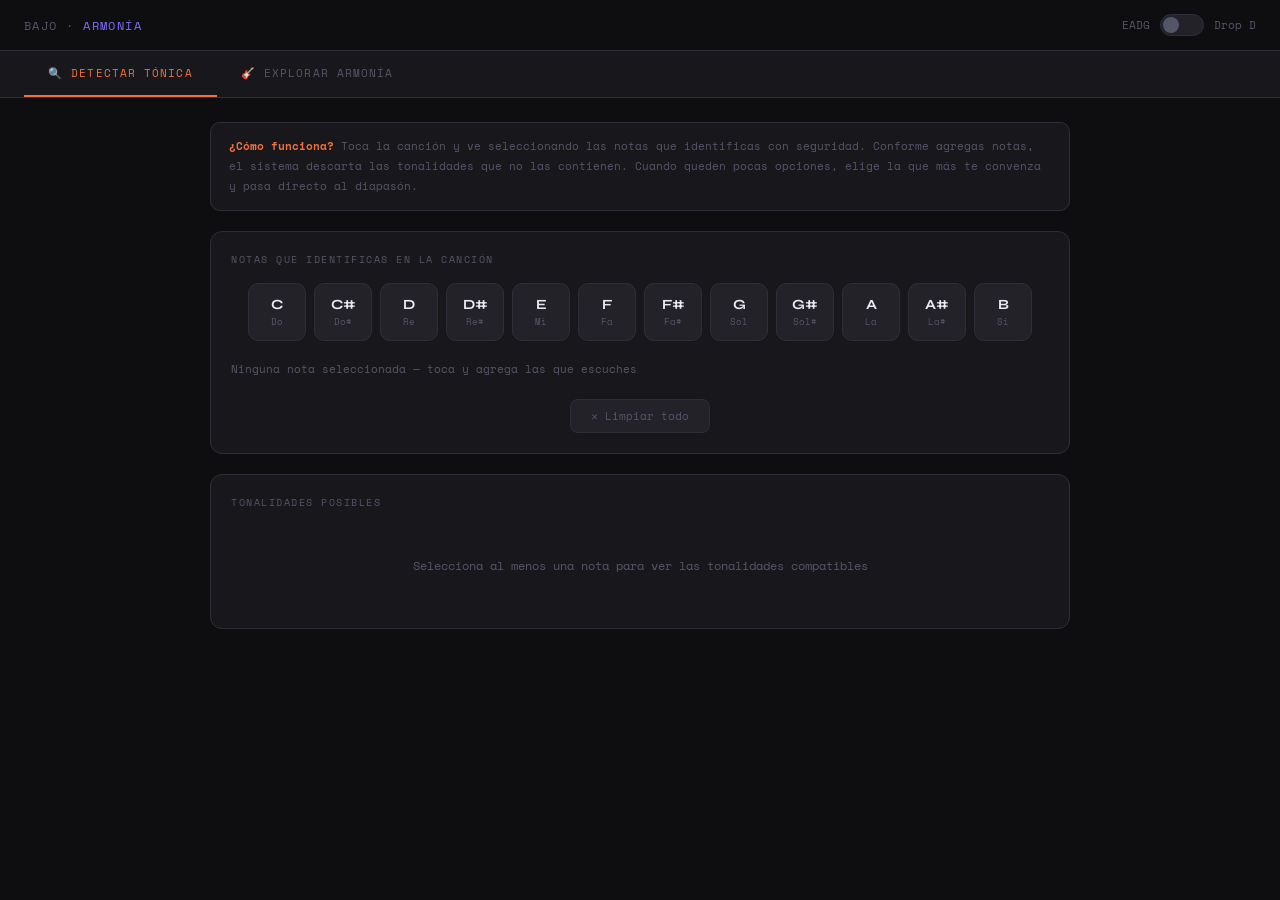
<file: bajo_armonia_v2.html>
<!DOCTYPE html>
<html lang="es">
<head>
<meta charset="UTF-8">
<meta name="viewport" content="width=device-width, initial-scale=1.0">
<title>Bajo · Armonía</title>
<link href="https://fonts.googleapis.com/css2?family=Space+Mono:wght@400;700&family=Syne:wght@400;700;800&display=swap" rel="stylesheet">
<style>
  :root {
    --bg: #0e0e10;
    --surface: #18181c;
    --surface2: #222228;
    --border: #2e2e38;
    --text: #e8e8f0;
    --muted2: #55556a;

    --safe: #00e5a0;
    --safe-bg: rgba(0,229,160,0.12);
    --color: #f0c040;
    --color-bg: rgba(240,192,64,0.12);
    --tension: #e05060;
    --tension-bg: rgba(224,80,96,0.12);
    --root: #ffffff;
    --root-bg: rgba(255,255,255,0.18);
    --tonic: #7b6cf6;
    --tonic-bg: rgba(123,108,246,0.15);
    --detect: #f07040;
    --detect-bg: rgba(240,112,64,0.15);

    --fret-w: 52px;
    --string-h: 44px;
  }

  * { box-sizing: border-box; margin: 0; padding: 0; }

  body {
    background: var(--bg);
    color: var(--text);
    font-family: 'Syne', sans-serif;
    min-height: 100vh;
    display: flex;
    flex-direction: column;
  }

  /* ── HEADER ── */
  header {
    padding: 14px 24px;
    display: flex;
    align-items: center;
    justify-content: space-between;
    border-bottom: 1px solid var(--border);
  }
  .logo {
    font-family: 'Space Mono', monospace;
    font-size: 12px;
    letter-spacing: 0.12em;
    color: var(--muted2);
    text-transform: uppercase;
  }
  .logo span { color: var(--tonic); }

  /* ── TABS PRINCIPALES ── */
  .main-tabs {
    display: flex;
    gap: 0;
    border-bottom: 1px solid var(--border);
    padding: 0 24px;
    background: var(--surface);
  }
  .main-tab {
    padding: 14px 24px;
    font-family: 'Space Mono', monospace;
    font-size: 11px;
    letter-spacing: 0.1em;
    text-transform: uppercase;
    color: var(--muted2);
    cursor: pointer;
    border-bottom: 2px solid transparent;
    transition: all 0.15s;
    background: none;
    border-top: none;
    border-left: none;
    border-right: none;
  }
  .main-tab:hover { color: var(--text); }
  .main-tab.active { color: var(--tonic); border-bottom-color: var(--tonic); }
  .main-tab.detect-tab.active { color: var(--detect); border-bottom-color: var(--detect); }

  /* ── TUNING TOGGLE ── */
  .tuning-toggle {
    display: flex;
    align-items: center;
    gap: 10px;
    font-family: 'Space Mono', monospace;
    font-size: 11px;
    color: var(--muted2);
  }
  .toggle-track {
    width: 44px;
    height: 22px;
    background: var(--surface2);
    border: 1px solid var(--border);
    border-radius: 11px;
    position: relative;
    cursor: pointer;
    transition: all 0.2s;
  }
  .toggle-track.on { background: var(--detect-bg); border-color: var(--detect); }
  .toggle-thumb {
    width: 16px;
    height: 16px;
    border-radius: 50%;
    background: var(--muted2);
    position: absolute;
    top: 2px;
    left: 2px;
    transition: all 0.2s;
  }
  .toggle-track.on .toggle-thumb {
    left: 24px;
    background: var(--detect);
  }
  .tuning-label { transition: color 0.2s; }
  .tuning-label.active { color: var(--detect); font-weight: 700; }

  /* ── LAYOUT ── */
  .view { display: none; }
  .view.active { display: block; }

  /* ── DETECT VIEW ── */
  .detect-layout {
    max-width: 900px;
    margin: 0 auto;
    padding: 24px 20px;
    display: flex;
    flex-direction: column;
    gap: 20px;
  }

  .detect-intro {
    font-family: 'Space Mono', monospace;
    font-size: 11px;
    color: var(--muted2);
    line-height: 1.8;
    background: var(--surface);
    border: 1px solid var(--border);
    border-radius: 10px;
    padding: 14px 18px;
  }
  .detect-intro strong { color: var(--detect); }

  /* Teclado cromático */
  .chromatic-keyboard {
    background: var(--surface);
    border: 1px solid var(--border);
    border-radius: 12px;
    padding: 20px;
  }
  .chromatic-keyboard .card-title {
    font-size: 10px;
    letter-spacing: 0.15em;
    text-transform: uppercase;
    color: var(--muted2);
    margin-bottom: 16px;
    font-family: 'Space Mono', monospace;
  }
  .notes-keyboard {
    display: flex;
    flex-wrap: wrap;
    gap: 8px;
    justify-content: center;
  }
  .note-key {
    width: 58px;
    height: 58px;
    border-radius: 10px;
    border: 1.5px solid var(--border);
    background: var(--surface2);
    color: var(--text);
    font-family: 'Syne', sans-serif;
    font-size: 14px;
    font-weight: 700;
    cursor: pointer;
    transition: all 0.15s;
    display: flex;
    flex-direction: column;
    align-items: center;
    justify-content: center;
    gap: 2px;
  }
  .note-key .note-sub {
    font-size: 9px;
    font-family: 'Space Mono', monospace;
    color: var(--muted2);
    font-weight: 400;
  }
  .note-key:hover { border-color: var(--detect); }
  .note-key.selected {
    background: var(--detect-bg);
    border-color: var(--detect);
    color: var(--detect);
  }
  .note-key.selected .note-sub { color: var(--detect); opacity: 0.7; }

  .keyboard-actions {
    display: flex;
    gap: 10px;
    margin-top: 14px;
    justify-content: center;
  }
  .btn-clear {
    padding: 8px 20px;
    border-radius: 8px;
    border: 1px solid var(--border);
    background: var(--surface2);
    color: var(--muted2);
    font-family: 'Space Mono', monospace;
    font-size: 11px;
    cursor: pointer;
    transition: all 0.15s;
  }
  .btn-clear:hover { border-color: var(--tension); color: var(--tension); }

  /* Resultados de detección */
  .detect-results {
    background: var(--surface);
    border: 1px solid var(--border);
    border-radius: 12px;
    padding: 20px;
  }
  .detect-results .card-title {
    font-size: 10px;
    letter-spacing: 0.15em;
    text-transform: uppercase;
    color: var(--muted2);
    margin-bottom: 14px;
    font-family: 'Space Mono', monospace;
  }

  .results-grid {
    display: grid;
    grid-template-columns: repeat(auto-fill, minmax(200px, 1fr));
    gap: 10px;
  }

  .result-card {
    background: var(--surface2);
    border: 1px solid var(--border);
    border-radius: 10px;
    padding: 14px 16px;
    cursor: pointer;
    transition: all 0.15s;
    position: relative;
    overflow: hidden;
  }
  .result-card::before {
    content: '';
    position: absolute;
    left: 0; top: 0; bottom: 0;
    width: 3px;
    background: var(--border);
    transition: background 0.15s;
  }
  .result-card:hover { border-color: var(--safe); }
  .result-card:hover::before { background: var(--safe); }
  .result-card.perfect::before { background: var(--safe); }
  .result-card.partial::before { background: var(--color); }

  .result-name {
    font-size: 18px;
    font-weight: 800;
    margin-bottom: 4px;
  }
  .result-card.perfect .result-name { color: var(--safe); }
  .result-card.partial .result-name { color: var(--color); }

  .result-notes {
    font-family: 'Space Mono', monospace;
    font-size: 10px;
    color: var(--muted2);
    line-height: 1.6;
  }
  .result-match {
    font-family: 'Space Mono', monospace;
    font-size: 10px;
    margin-top: 6px;
  }
  .result-card.perfect .result-match { color: var(--safe); }
  .result-card.partial .result-match { color: var(--color); }

  .result-cta {
    font-size: 10px;
    font-family: 'Space Mono', monospace;
    color: var(--muted2);
    margin-top: 8px;
    padding-top: 8px;
    border-top: 1px solid var(--border);
  }

  .no-results {
    font-family: 'Space Mono', monospace;
    font-size: 12px;
    color: var(--muted2);
    text-align: center;
    padding: 30px;
    line-height: 2;
  }

  .detect-placeholder {
    font-family: 'Space Mono', monospace;
    font-size: 12px;
    color: var(--muted2);
    text-align: center;
    padding: 30px;
    line-height: 2;
  }

  /* ── EXPLORE VIEW ── */
  main {
    flex: 1;
    display: grid;
    grid-template-columns: 250px 1fr;
    gap: 20px;
    max-width: 1200px;
    width: 100%;
    margin: 0 auto;
    padding: 24px 20px;
    align-items: start;
  }

  .panel-left {
    display: flex;
    flex-direction: column;
    gap: 14px;
  }

  .card {
    background: var(--surface);
    border: 1px solid var(--border);
    border-radius: 12px;
    padding: 16px;
  }
  .card-title {
    font-size: 10px;
    letter-spacing: 0.15em;
    text-transform: uppercase;
    color: var(--muted2);
    margin-bottom: 12px;
    font-family: 'Space Mono', monospace;
  }

  .key-grid {
    display: grid;
    grid-template-columns: repeat(4, 1fr);
    gap: 5px;
  }
  .key-btn {
    background: var(--surface2);
    border: 1px solid var(--border);
    border-radius: 7px;
    color: var(--text);
    font-family: 'Syne', sans-serif;
    font-size: 13px;
    font-weight: 700;
    padding: 8px 4px;
    cursor: pointer;
    transition: all 0.15s;
    text-align: center;
  }
  .key-btn:hover { border-color: var(--tonic); color: var(--tonic); }
  .key-btn.active { background: var(--tonic-bg); border-color: var(--tonic); color: var(--tonic); }

  .mode-row {
    display: flex;
    gap: 6px;
    margin-top: 10px;
  }
  .mode-btn {
    flex: 1;
    background: var(--surface2);
    border: 1px solid var(--border);
    border-radius: 7px;
    color: #888;
    font-family: 'Space Mono', monospace;
    font-size: 11px;
    padding: 7px 4px;
    cursor: pointer;
    transition: all 0.15s;
    text-align: center;
  }
  .mode-btn:hover { border-color: var(--tonic); color: var(--tonic); }
  .mode-btn.active { background: var(--tonic-bg); border-color: var(--tonic); color: var(--tonic); }

  .chord-list { display: flex; flex-direction: column; gap: 5px; }
  .chord-item {
    display: flex;
    align-items: center;
    gap: 10px;
    background: var(--surface2);
    border: 1px solid var(--border);
    border-radius: 8px;
    padding: 10px 12px;
    cursor: pointer;
    transition: all 0.15s;
  }
  .chord-item:hover { border-color: var(--safe); }
  .chord-item.active { background: var(--safe-bg); border-color: var(--safe); }
  .chord-degree { font-family: 'Space Mono', monospace; font-size: 10px; color: var(--muted2); width: 22px; }
  .chord-name { font-size: 15px; font-weight: 700; flex: 1; }
  .chord-quality { font-size: 10px; color: var(--muted2); font-family: 'Space Mono', monospace; }
  .chord-item.active .chord-name { color: var(--safe); }

  /* Panel derecho */
  .panel-right { display: flex; flex-direction: column; gap: 16px; }

  .chord-info-card {
    background: var(--surface);
    border: 1px solid var(--border);
    border-radius: 12px;
    padding: 18px 22px;
    display: flex;
    align-items: flex-start;
    justify-content: space-between;
    gap: 20px;
  }
  .chord-info-name { font-size: 30px; font-weight: 800; line-height: 1; color: var(--safe); }
  .chord-info-context {
    font-size: 11px;
    color: var(--muted2);
    margin-top: 6px;
    font-family: 'Space Mono', monospace;
    line-height: 1.6;
  }

  .notes-legend { display: flex; flex-direction: column; gap: 5px; align-items: flex-end; }
  .legend-item {
    display: flex;
    align-items: center;
    gap: 8px;
    font-size: 10px;
    font-family: 'Space Mono', monospace;
    color: var(--muted2);
  }
  .legend-dot { width: 10px; height: 10px; border-radius: 50%; }

  /* Fretboard */
  .fretboard-wrap {
    background: var(--surface);
    border: 1px solid var(--border);
    border-radius: 12px;
    padding: 22px 18px;
    overflow-x: auto;
  }

  .fretboard-labels {
    display: flex;
    margin-bottom: 6px;
    padding-left: 34px;
  }
  .fret-label {
    width: var(--fret-w);
    text-align: center;
    font-family: 'Space Mono', monospace;
    font-size: 10px;
    color: var(--muted2);
    flex-shrink: 0;
  }
  .fret-label.open { width: 34px; }

  .fretboard { display: flex; flex-direction: column; }

  .string-row {
    display: flex;
    align-items: center;
    height: var(--string-h);
    position: relative;
  }
  .string-name {
    width: 34px;
    text-align: center;
    font-family: 'Space Mono', monospace;
    font-size: 11px;
    font-weight: 700;
    color: var(--muted2);
    flex-shrink: 0;
    z-index: 2;
  }
  .string-line {
    position: absolute;
    left: 34px; right: 0; top: 50%;
    height: 2px;
    background: linear-gradient(to right, #444455, #333340);
    transform: translateY(-50%);
    pointer-events: none;
    z-index: 0;
  }
  .string-row:nth-child(1) .string-line { height: 4px; }
  .string-row:nth-child(2) .string-line { height: 3px; }
  .string-row:nth-child(3) .string-line { height: 2px; }
  .string-row:nth-child(4) .string-line { height: 1.5px; }

  .fret-cell {
    width: var(--fret-w);
    height: var(--string-h);
    display: flex;
    align-items: center;
    justify-content: center;
    position: relative;
    flex-shrink: 0;
    z-index: 1;
  }
  .fret-cell.open-cell { width: 34px; }
  .fret-cell:not(.open-cell)::after {
    content: '';
    position: absolute;
    right: 0; top: 6px; bottom: 6px;
    width: 2px;
    background: var(--border);
    z-index: 0;
  }
  .fret-cell.open-cell::after {
    content: '';
    position: absolute;
    right: 0; top: 0; bottom: 0;
    width: 3px;
    background: #555565;
    z-index: 0;
  }

  .fret-marker {
    position: absolute;
    bottom: -16px;
    left: 50%;
    transform: translateX(-50%);
    width: 6px; height: 6px;
    border-radius: 50%;
    background: var(--border);
  }

  .note-dot {
    width: 30px; height: 30px;
    border-radius: 50%;
    display: flex;
    align-items: center;
    justify-content: center;
    font-family: 'Space Mono', monospace;
    font-size: 9px;
    font-weight: 700;
    position: relative;
    z-index: 2;
    transition: all 0.2s;
    border: 2px solid transparent;
    cursor: pointer;
  }
  .note-dot.root { background: var(--root-bg); border-color: var(--root); color: var(--root); box-shadow: 0 0 10px rgba(255,255,255,0.15); }
  .note-dot.safe { background: var(--safe-bg); border-color: var(--safe); color: var(--safe); }
  .note-dot.color { background: var(--color-bg); border-color: var(--color); color: var(--color); }
  .note-dot.tension { background: var(--tension-bg); border-color: var(--tension); color: var(--tension); }
  .note-dot.ghost { opacity: 0; pointer-events: none; }

  .note-dot:not(.ghost):hover::after {
    content: attr(data-tip);
    position: absolute;
    bottom: calc(100% + 8px);
    left: 50%;
    transform: translateX(-50%);
    background: var(--surface2);
    border: 1px solid var(--border);
    border-radius: 6px;
    padding: 6px 10px;
    font-size: 10px;
    white-space: nowrap;
    color: var(--text);
    z-index: 100;
    font-family: 'Space Mono', monospace;
    pointer-events: none;
  }

  .info-strip {
    background: var(--surface2);
    border: 1px solid var(--border);
    border-radius: 10px;
    padding: 12px 16px;
    font-family: 'Space Mono', monospace;
    font-size: 11px;
    line-height: 1.7;
    color: #888;
  }
  .info-strip strong { color: var(--text); }
  .info-strip .highlight { color: var(--tonic); }

  .empty-state {
    text-align: center;
    padding: 40px 20px;
    color: var(--muted2);
    font-family: 'Space Mono', monospace;
    font-size: 12px;
    line-height: 2;
  }
  .empty-state .big { font-size: 32px; margin-bottom: 12px; opacity: 0.3; }

  /* Nota seleccionada badge */
  .selected-notes-row {
    display: flex;
    flex-wrap: wrap;
    gap: 6px;
    margin-top: 12px;
    min-height: 32px;
    align-items: center;
  }
  .selected-badge {
    background: var(--detect-bg);
    border: 1px solid var(--detect);
    border-radius: 6px;
    padding: 4px 10px;
    font-family: 'Space Mono', monospace;
    font-size: 12px;
    font-weight: 700;
    color: var(--detect);
  }
  .selected-hint {
    font-family: 'Space Mono', monospace;
    font-size: 11px;
    color: var(--muted2);
  }

  @media (max-width: 800px) {
    main { grid-template-columns: 1fr; }
    :root { --fret-w: 42px; --string-h: 38px; }
  }
</style>
</head>
<body>

<header>
  <div class="logo">bajo · <span>armonía</span></div>
  <div class="tuning-toggle">
    <span class="tuning-label" id="tuningStd">EADG</span>
    <div class="toggle-track" id="tuningToggle" onclick="toggleTuning()">
      <div class="toggle-thumb"></div>
    </div>
    <span class="tuning-label" id="tuningDrop">Drop D</span>
  </div>
</header>

<!-- TABS -->
<div class="main-tabs">
  <button class="main-tab detect-tab active" onclick="switchView('detect')">🔍 Detectar tónica</button>
  <button class="main-tab" onclick="switchView('explore')">🎸 Explorar armonía</button>
</div>

<!-- ════════════════════════════════════ -->
<!-- VIEW: DETECTAR TÓNICA               -->
<!-- ════════════════════════════════════ -->
<div class="view active" id="view-detect">
  <div class="detect-layout">

    <div class="detect-intro">
      <strong>¿Cómo funciona?</strong> Toca la canción y ve seleccionando las notas que identificas con seguridad. Conforme agregas notas, el sistema descarta las tonalidades que no las contienen. Cuando queden pocas opciones, elige la que más te convenza y pasa directo al diapasón.
    </div>

    <div class="chromatic-keyboard">
      <div class="card-title">Notas que identificas en la canción</div>
      <div class="notes-keyboard" id="notesKeyboard"></div>
      <div class="selected-notes-row" id="selectedNotesRow">
        <span class="selected-hint">Ninguna nota seleccionada — toca y agrega las que escuches</span>
      </div>
      <div class="keyboard-actions">
        <button class="btn-clear" onclick="clearDetect()">✕ Limpiar todo</button>
      </div>
    </div>

    <div class="detect-results">
      <div class="card-title" id="resultsTitle">Tonalidades posibles</div>
      <div id="detectResults">
        <div class="detect-placeholder">Selecciona al menos una nota para ver las tonalidades compatibles</div>
      </div>
    </div>

  </div>
</div>

<!-- ════════════════════════════════════ -->
<!-- VIEW: EXPLORAR ARMONÍA              -->
<!-- ════════════════════════════════════ -->
<div class="view" id="view-explore">
  <main>

    <div class="panel-left">
      <div class="card">
        <div class="card-title">Tonalidad</div>
        <div class="key-grid" id="keyGrid"></div>
        <div class="mode-row">
          <button class="mode-btn active" data-mode="major" onclick="selectMode('major')">Mayor</button>
          <button class="mode-btn" data-mode="minor" onclick="selectMode('minor')">Menor</button>
        </div>
      </div>

      <div class="card">
        <div class="card-title">Acordes de la tonalidad</div>
        <div class="chord-list" id="chordList">
          <div class="empty-state">
            <div class="big">♩</div>
            Elige una tonalidad
          </div>
        </div>
      </div>
    </div>

    <div class="panel-right">
      <div class="chord-info-card">
        <div>
          <div class="chord-info-name" id="chordInfoName">—</div>
          <div class="chord-info-context" id="chordInfoContext">Selecciona una tonalidad y un acorde</div>
        </div>
        <div class="notes-legend">
          <div class="legend-item"><div class="legend-dot" style="background:var(--root)"></div>Raíz — ancla</div>
          <div class="legend-item"><div class="legend-dot" style="background:var(--safe)"></div>Seguras — siempre bien</div>
          <div class="legend-item"><div class="legend-dot" style="background:var(--color)"></div>Color — movimiento</div>
          <div class="legend-item"><div class="legend-dot" style="background:var(--tension)"></div>Tensión — con criterio</div>
        </div>
      </div>

      <div class="fretboard-wrap">
        <div id="fretboardContainer">
          <div class="empty-state">
            <div class="big">𝄢</div>
            Elige una tonalidad y un acorde<br>para ver el diapasón iluminado
          </div>
        </div>
      </div>

      <div class="info-strip" id="infoStrip" style="display:none"></div>
    </div>

  </main>
</div>

<script>
// ══════════════════════════════════════════
// TEORÍA
// ══════════════════════════════════════════
const NOTES = ['C','C#','D','D#','E','F','F#','G','G#','A','A#','B'];
const NOTE_NAMES_ES = {
  'C':'Do','C#':'Do#','D':'Re','D#':'Re#','E':'Mi','F':'Fa',
  'F#':'Fa#','G':'Sol','G#':'Sol#','A':'La','A#':'La#','B':'Si'
};

const SCALE_INTERVALS = {
  major: [0,2,4,5,7,9,11],
  minor: [0,2,3,5,7,8,10]
};

const CHORD_QUALITIES = {
  major: [
    { roman:'I',   quality:'Mayor',     type:'maj', tension:'Tónica — máxima estabilidad. Punto de reposo.' },
    { roman:'II',  quality:'Menor',      type:'min', tension:'Subdominante — tensión suave. Prepara al V.' },
    { roman:'III', quality:'Menor',      type:'min', tension:'Mediante — color melancólico. Puente entre I y IV.' },
    { roman:'IV',  quality:'Mayor',      type:'maj', tension:'Subdominante — quiere moverse. Clásico al V o al I.' },
    { roman:'V',   quality:'Mayor 7',    type:'dom', tension:'Dominante — tensión fuerte. Casi siempre resuelve a I.' },
    { roman:'VI',  quality:'Menor',      type:'min', tension:'Relativo menor — reposo suave. Centro alternativo.' },
    { roman:'VII', quality:'Disminuido', type:'dim', tension:'Sensible — muy inestable. Resuelve al I.' }
  ],
  minor: [
    { roman:'i',   quality:'Menor',      type:'min', tension:'Tónica — hogar. Reposo.' },
    { roman:'ii°', quality:'Disminuido', type:'dim', tension:'Subdominante — inestable. Lleva al V.' },
    { roman:'III', quality:'Mayor',      type:'maj', tension:'Relativo mayor — color brillante dentro del menor.' },
    { roman:'iv',  quality:'Menor',      type:'min', tension:'Subdominante menor — peso oscuro.' },
    { roman:'v/V', quality:'Men/May',    type:'dom', tension:'Dominante — en menor nat. es menor; armónico es Mayor (más tensión).' },
    { roman:'VI',  quality:'Mayor',      type:'maj', tension:'Subtónica mayor — alivio momentáneo.' },
    { roman:'VII', quality:'Mayor',      type:'maj', tension:'Subtónica — quiere resolver a i.' }
  ]
};

const CHORD_INTERVALS = {
  maj: [0,4,7],
  min: [0,3,7],
  dom: [0,4,7,10],
  dim: [0,3,6]
};

// ══════════════════════════════════════════
// AFINACIÓN
// ══════════════════════════════════════════
// Standard EADG (de grave a agudo, mostrado de arriba a abajo: G D A E)
const TUNING_STANDARD = [
  { name:'G', openNote: 7 },
  { name:'D', openNote: 2 },
  { name:'A', openNote: 9 },
  { name:'E', openNote: 4 },
];
const TUNING_DROPD = [
  { name:'G', openNote: 7 },
  { name:'D', openNote: 2 },
  { name:'A', openNote: 9 },
  { name:'D', openNote: 2 },  // cuerda grave baja a D
];

const FRETS = 12;

// ══════════════════════════════════════════
// ESTADO
// ══════════════════════════════════════════
let state = {
  key: null,
  mode: 'major',
  chord: null,
  chordIndex: null,
  dropD: false,
  selectedNotes: new Set()
};

function getStrings() {
  return state.dropD ? TUNING_DROPD : TUNING_STANDARD;
}

// ══════════════════════════════════════════
// TABS
// ══════════════════════════════════════════
function switchView(view) {
  document.querySelectorAll('.view').forEach(v => v.classList.remove('active'));
  document.querySelectorAll('.main-tab').forEach(t => t.classList.remove('active'));
  document.getElementById('view-' + view).classList.add('active');
  event.target.classList.add('active');
}

// ══════════════════════════════════════════
// TUNING TOGGLE
// ══════════════════════════════════════════
function toggleTuning() {
  state.dropD = !state.dropD;
  const track = document.getElementById('tuningToggle');
  track.classList.toggle('on', state.dropD);
  document.getElementById('tuningStd').classList.toggle('active', !state.dropD);
  document.getElementById('tuningDrop').classList.toggle('active', state.dropD);
  // Re-renderizar si hay un acorde seleccionado
  if (state.chord !== null && state.chordIndex !== null) {
    const scale = getScale(state.key, state.mode);
    const q = CHORD_QUALITIES[state.mode][state.chordIndex];
    renderFretboard(state.chord, q.type, scale);
  }
}

// ══════════════════════════════════════════
// DETECTOR DE TÓNICA
// ══════════════════════════════════════════
function initNotesKeyboard() {
  const kb = document.getElementById('notesKeyboard');
  kb.innerHTML = '';
  NOTES.forEach(note => {
    const btn = document.createElement('button');
    btn.className = 'note-key';
    btn.dataset.note = note;
    btn.innerHTML = `${note}<span class="note-sub">${NOTE_NAMES_ES[note]}</span>`;
    btn.onclick = () => toggleDetectNote(note);
    kb.appendChild(btn);
  });
}

function toggleDetectNote(note) {
  if (state.selectedNotes.has(note)) {
    state.selectedNotes.delete(note);
  } else {
    state.selectedNotes.add(note);
  }
  document.querySelectorAll('.note-key').forEach(btn => {
    btn.classList.toggle('selected', state.selectedNotes.has(btn.dataset.note));
  });
  updateSelectedBadges();
  runDetection();
}

function updateSelectedBadges() {
  const row = document.getElementById('selectedNotesRow');
  if (state.selectedNotes.size === 0) {
    row.innerHTML = '<span class="selected-hint">Ninguna nota seleccionada — toca y agrega las que escuches</span>';
    return;
  }
  row.innerHTML = [...state.selectedNotes].map(n =>
    `<span class="selected-badge">${n}</span>`
  ).join('') + `<span class="selected-hint" style="margin-left:4px">· ${state.selectedNotes.size} nota${state.selectedNotes.size>1?'s':''}</span>`;
}

function clearDetect() {
  state.selectedNotes.clear();
  document.querySelectorAll('.note-key').forEach(b => b.classList.remove('selected'));
  updateSelectedBadges();
  document.getElementById('detectResults').innerHTML =
    '<div class="detect-placeholder">Selecciona al menos una nota para ver las tonalidades compatibles</div>';
  document.getElementById('resultsTitle').textContent = 'Tonalidades posibles';
}

function getScale(key, mode) {
  const root = NOTES.indexOf(key);
  return SCALE_INTERVALS[mode].map(i => NOTES[(root + i) % 12]);
}

function runDetection() {
  const selected = [...state.selectedNotes];
  if (selected.length === 0) {
    document.getElementById('detectResults').innerHTML =
      '<div class="detect-placeholder">Selecciona al menos una nota</div>';
    document.getElementById('resultsTitle').textContent = 'Tonalidades posibles';
    return;
  }

  const results = [];
  const modes = ['major', 'minor'];
  NOTES.forEach(key => {
    modes.forEach(mode => {
      const scale = getScale(key, mode);
      const matches = selected.filter(n => scale.includes(n));
      const missing = selected.filter(n => !scale.includes(n));
      if (matches.length === selected.length) {
        results.push({ key, mode, scale, matches, missing, type: 'perfect' });
      } else if (matches.length >= selected.length - 1 && selected.length >= 2) {
        results.push({ key, mode, scale, matches, missing, type: 'partial' });
      }
    });
  });

  // Ordenar: primero perfectas, luego parciales
  results.sort((a,b) => {
    if (a.type === 'perfect' && b.type !== 'perfect') return -1;
    if (b.type === 'perfect' && a.type !== 'perfect') return 1;
    return b.matches.length - a.matches.length;
  });

  const titleEl = document.getElementById('resultsTitle');
  const perfect = results.filter(r => r.type === 'perfect');
  const partial = results.filter(r => r.type === 'partial');

  if (results.length === 0) {
    titleEl.textContent = 'Sin resultados — combinación fuera de escala diatónica';
    document.getElementById('detectResults').innerHTML =
      `<div class="no-results">Ninguna tonalidad mayor o menor contiene todas esas notas juntas.<br>Puede que haya un error en la identificación, o que la canción use escalas modales o cromáticas.</div>`;
    return;
  }

  titleEl.textContent = `${perfect.length} exacta${perfect.length!==1?'s':''} · ${partial.length} parcial${partial.length!==1?'es':''}`;

  const grid = document.createElement('div');
  grid.className = 'results-grid';

  results.forEach(r => {
    const modeName = r.mode === 'major' ? 'Mayor' : 'Menor';
    const suffix = r.mode === 'minor' ? 'm' : '';
    const card = document.createElement('div');
    card.className = `result-card ${r.type}`;
    card.innerHTML = `
      <div class="result-name">${r.key}${suffix} <span style="font-size:12px;font-weight:400;color:var(--muted2)">${modeName}</span></div>
      <div class="result-notes">Escala: ${r.scale.join(' · ')}</div>
      <div class="result-match">
        ${r.type === 'perfect'
          ? `✓ Contiene todas las notas`
          : `⚠ Falta: ${r.missing.join(', ')}`}
      </div>
      <div class="result-cta">→ Clic para explorar en el diapasón</div>
    `;
    card.onclick = () => goToExplore(r.key, r.mode);
    grid.appendChild(card);
  });

  document.getElementById('detectResults').innerHTML = '';
  document.getElementById('detectResults').appendChild(grid);
}

function goToExplore(key, mode) {
  // Cambiar a la vista de exploración
  document.querySelectorAll('.view').forEach(v => v.classList.remove('active'));
  document.getElementById('view-explore').classList.add('active');
  document.querySelectorAll('.main-tab').forEach(t => t.classList.remove('active'));
  document.querySelectorAll('.main-tab')[1].classList.add('active');

  // Seleccionar la tonalidad y modo
  selectMode(mode, true);
  selectKey(key);
}

// ══════════════════════════════════════════
// EXPLORE: KEYS
// ══════════════════════════════════════════
function initKeyGrid() {
  const grid = document.getElementById('keyGrid');
  grid.innerHTML = '';
  NOTES.forEach(note => {
    const btn = document.createElement('button');
    btn.className = 'key-btn';
    btn.textContent = note;
    btn.dataset.note = note;
    btn.onclick = () => selectKey(note);
    grid.appendChild(btn);
  });
}

function selectKey(note) {
  state.key = note;
  state.chord = null;
  state.chordIndex = null;
  document.querySelectorAll('.key-btn').forEach(b => b.classList.toggle('active', b.dataset.note === note));
  renderChords();
  resetFretboard();
}

function selectMode(mode, silent) {
  state.mode = mode;
  state.chord = null;
  state.chordIndex = null;
  document.querySelectorAll('.mode-btn').forEach(b => b.classList.toggle('active', b.dataset.mode === mode));
  if (!silent && state.key) {
    renderChords();
    resetFretboard();
  }
}

// ══════════════════════════════════════════
// EXPLORE: ACORDES
// ══════════════════════════════════════════
function renderChords() {
  const scale = getScale(state.key, state.mode);
  const qualities = CHORD_QUALITIES[state.mode];
  const list = document.getElementById('chordList');
  list.innerHTML = '';

  qualities.forEach((q, i) => {
    const chordRoot = scale[i];
    const suffix = q.type === 'min' ? 'm' : q.type === 'dim' ? '°' : q.type === 'dom' ? '7' : '';
    const item = document.createElement('div');
    item.className = 'chord-item';
    item.dataset.index = i;
    item.innerHTML = `
      <span class="chord-degree">${q.roman}</span>
      <span class="chord-name">${chordRoot}${suffix}</span>
      <span class="chord-quality">${q.quality}</span>
    `;
    item.onclick = () => selectChord(i, chordRoot, q);
    list.appendChild(item);
  });
}

function selectChord(index, chordRoot, quality) {
  state.chord = chordRoot;
  state.chordIndex = index;

  document.querySelectorAll('.chord-item').forEach(el =>
    el.classList.toggle('active', parseInt(el.dataset.index) === index));

  const suffix = quality.type === 'min' ? 'm' : quality.type === 'dim' ? '°' : quality.type === 'dom' ? '7' : '';
  document.getElementById('chordInfoName').textContent = chordRoot + suffix;
  document.getElementById('chordInfoContext').innerHTML =
    `Grado <strong>${quality.roman}</strong> en <strong>${state.key} ${state.mode === 'major' ? 'Mayor' : 'Menor'}</strong><br>${quality.tension}`;

  const scale = getScale(state.key, state.mode);
  renderFretboard(chordRoot, quality.type, scale);
}

function resetFretboard() {
  document.getElementById('fretboardContainer').innerHTML = `
    <div class="empty-state">
      <div class="big">𝄢</div>
      Elige un acorde para iluminar el diapasón
    </div>`;
  document.getElementById('infoStrip').style.display = 'none';
  document.getElementById('chordInfoName').textContent = '—';
  document.getElementById('chordInfoContext').textContent = 'Selecciona un acorde';
}

// ══════════════════════════════════════════
// FRETBOARD
// ══════════════════════════════════════════
function getChordNotes(rootNote, chordType) {
  const root = NOTES.indexOf(rootNote);
  return CHORD_INTERVALS[chordType].map(i => NOTES[(root + i) % 12]);
}

function getNoteRole(note, chordRoot, chordType, scale) {
  const chordNotes = getChordNotes(chordRoot, chordType);
  if (note === chordRoot) return 'root';
  if (chordNotes.includes(note)) return 'safe';
  if (scale.includes(note)) return 'color';
  return 'tension';
}

function getRoleTip(note, role, chordRoot, chordType, scale) {
  const name = NOTE_NAMES_ES[note] || note;
  if (role === 'root') return `${name} · raíz — ancla aquí`;
  if (role === 'safe') {
    const dist = (NOTES.indexOf(note) - NOTES.indexOf(chordRoot) + 12) % 12;
    const intervalName = CHORD_INTERVALS[chordType].indexOf(dist);
    const names = ['raíz','3ra','5ta','7ma'];
    return `${name} · ${names[intervalName] || 'nota del acorde'}`;
  }
  if (role === 'color') {
    const idx = scale.indexOf(note);
    return `${name} · grado ${idx+1} de la escala — color`;
  }
  return `${name} · fuera de escala — tensión, usa para moverte`;
}

function renderFretboard(chordRoot, chordType, scale) {
  const strings = getStrings();
  const container = document.getElementById('fretboardContainer');
  container.innerHTML = '';

  // Labels
  const labelsRow = document.createElement('div');
  labelsRow.className = 'fretboard-labels';
  const ol = document.createElement('div');
  ol.className = 'fret-label open';
  ol.textContent = '○';
  labelsRow.appendChild(ol);
  for (let f = 1; f <= FRETS; f++) {
    const lbl = document.createElement('div');
    lbl.className = 'fret-label';
    lbl.textContent = f;
    labelsRow.appendChild(lbl);
  }
  container.appendChild(labelsRow);

  const fb = document.createElement('div');
  fb.className = 'fretboard';

  strings.forEach((str, si) => {
    const row = document.createElement('div');
    row.className = 'string-row';

    const line = document.createElement('div');
    line.className = 'string-line';
    row.appendChild(line);

    const nameEl = document.createElement('div');
    nameEl.className = 'string-name';
    nameEl.textContent = str.name;
    row.appendChild(nameEl);

    for (let f = 0; f <= FRETS; f++) {
      const noteIdx = (str.openNote + f) % 12;
      const note = NOTES[noteIdx];
      const role = getNoteRole(note, chordRoot, chordType, scale);
      const tip = getRoleTip(note, role, chordRoot, chordType, scale);

      const cell = document.createElement('div');
      cell.className = f === 0 ? 'fret-cell open-cell' : 'fret-cell';

      if (si === 3 && [3,5,7,9,12].includes(f)) {
        const marker = document.createElement('div');
        marker.className = 'fret-marker';
        cell.appendChild(marker);
      }

      const dot = document.createElement('div');
      dot.className = `note-dot ${role}`;
      dot.textContent = note;
      dot.setAttribute('data-tip', tip);
      cell.appendChild(dot);
      row.appendChild(cell);
    }

    fb.appendChild(row);
  });

  container.appendChild(fb);

  const chordNotes = getChordNotes(chordRoot, chordType);
  const colorNotes = scale.filter(n => !chordNotes.includes(n));
  const suffix = chordType === 'min' ? 'm' : chordType === 'dim' ? '°' : chordType === 'dom' ? '7' : '';
  const strip = document.getElementById('infoStrip');
  strip.innerHTML = `
    <strong>${chordRoot}${suffix}</strong> · 
    Del acorde: <span class="highlight">${chordNotes.join(' · ')}</span> &nbsp;|&nbsp;
    Color (escala): <strong style="color:var(--color)">${colorNotes.join(' · ')}</strong> &nbsp;|&nbsp;
    <span style="color:var(--tension)">Rojo = fuera de escala — úsalas para llegar o salir de una nota segura, no para quedarte.</span>
    ${state.dropD ? '<br><strong style="color:var(--detect)">▼ Drop D activo</strong> — cuerda grave afinada en D' : ''}
  `;
  strip.style.display = 'block';
}

// ══════════════════════════════════════════
// INIT
// ══════════════════════════════════════════
initNotesKeyboard();
initKeyGrid();
</script>
</body>
</html>
</file>
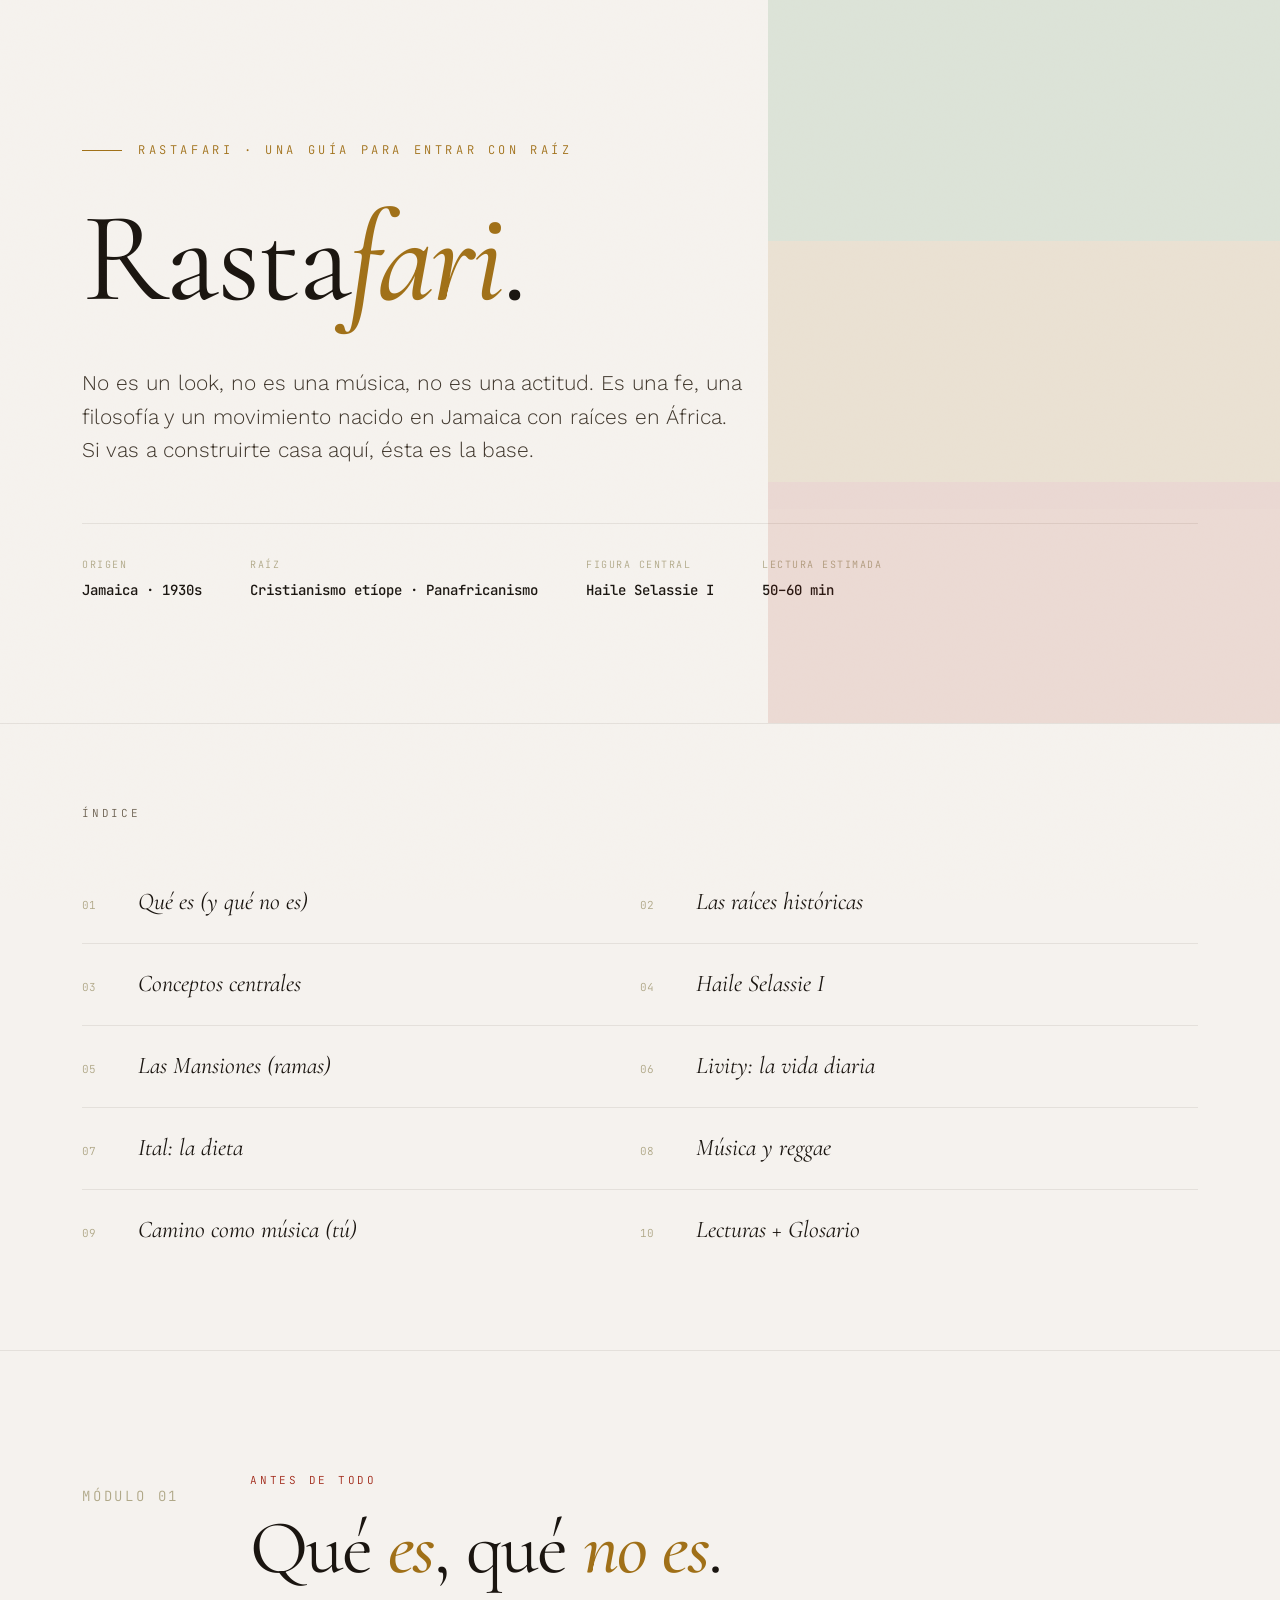
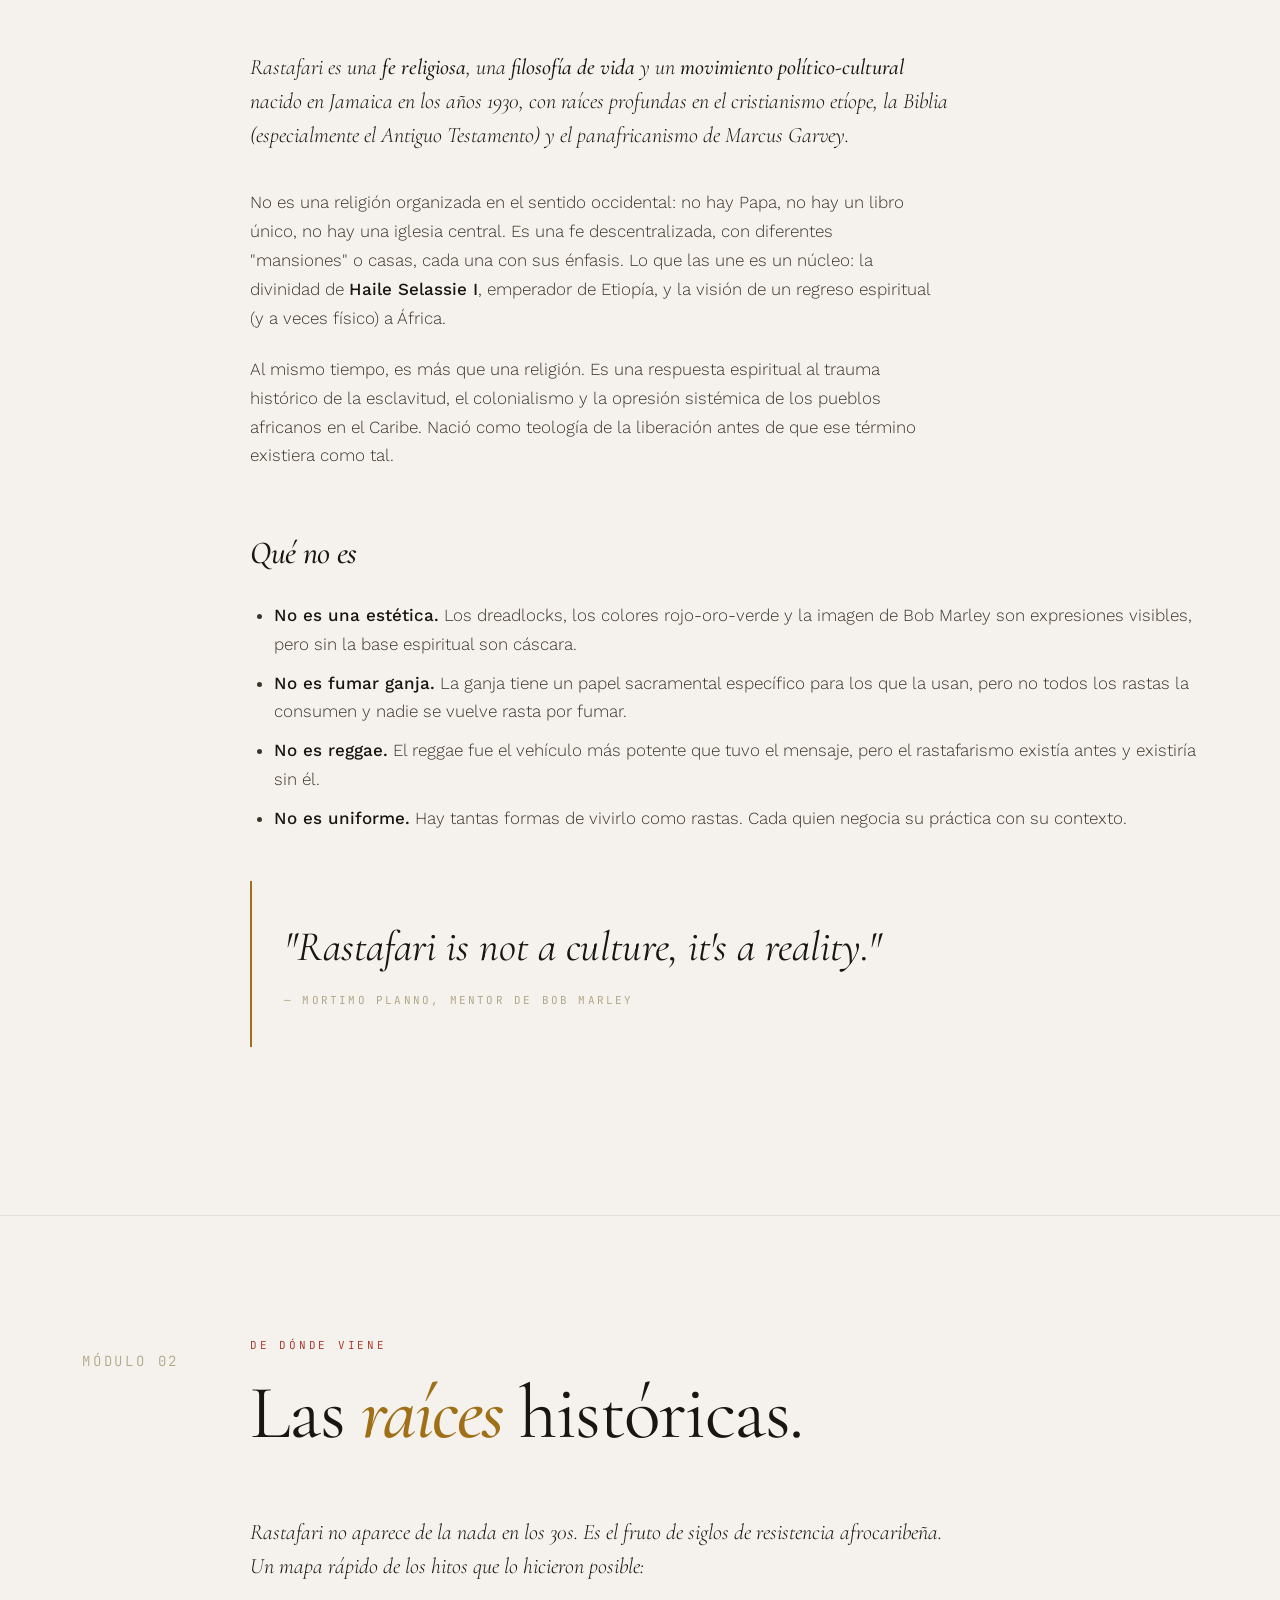
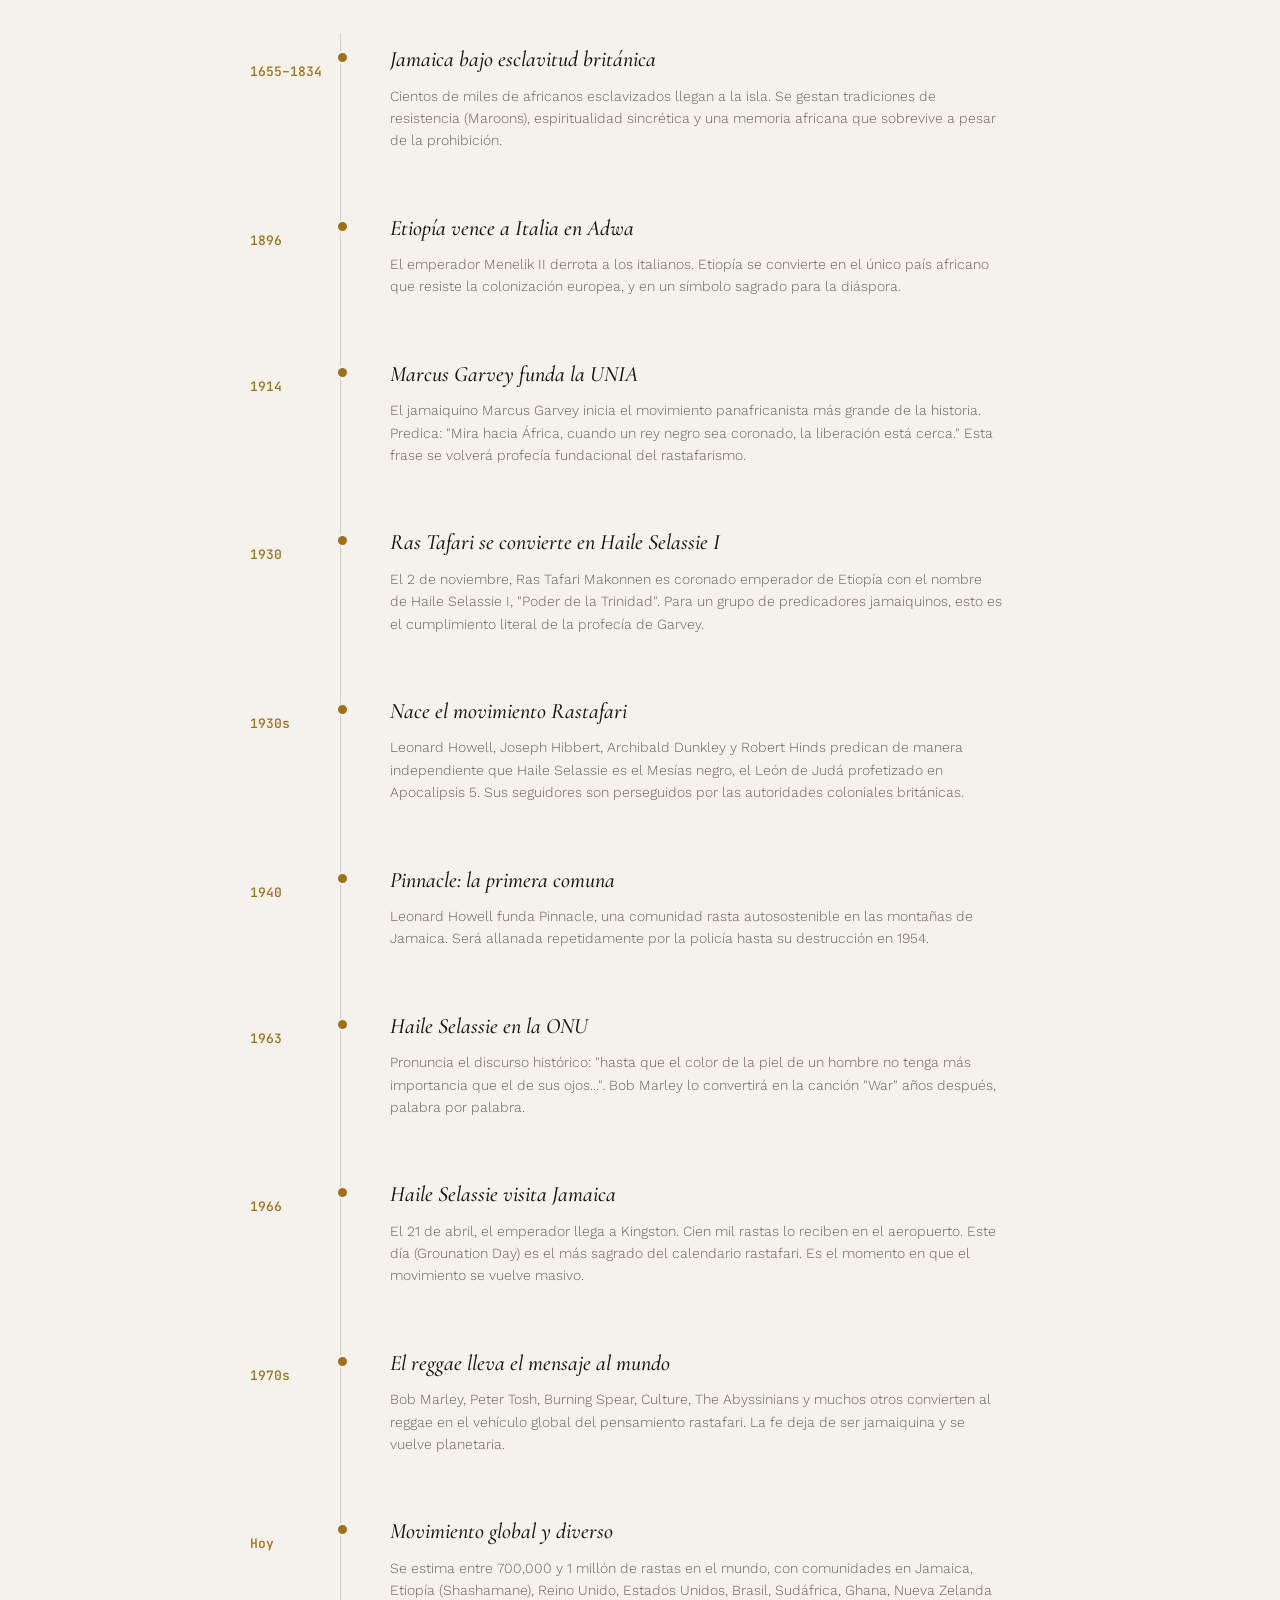
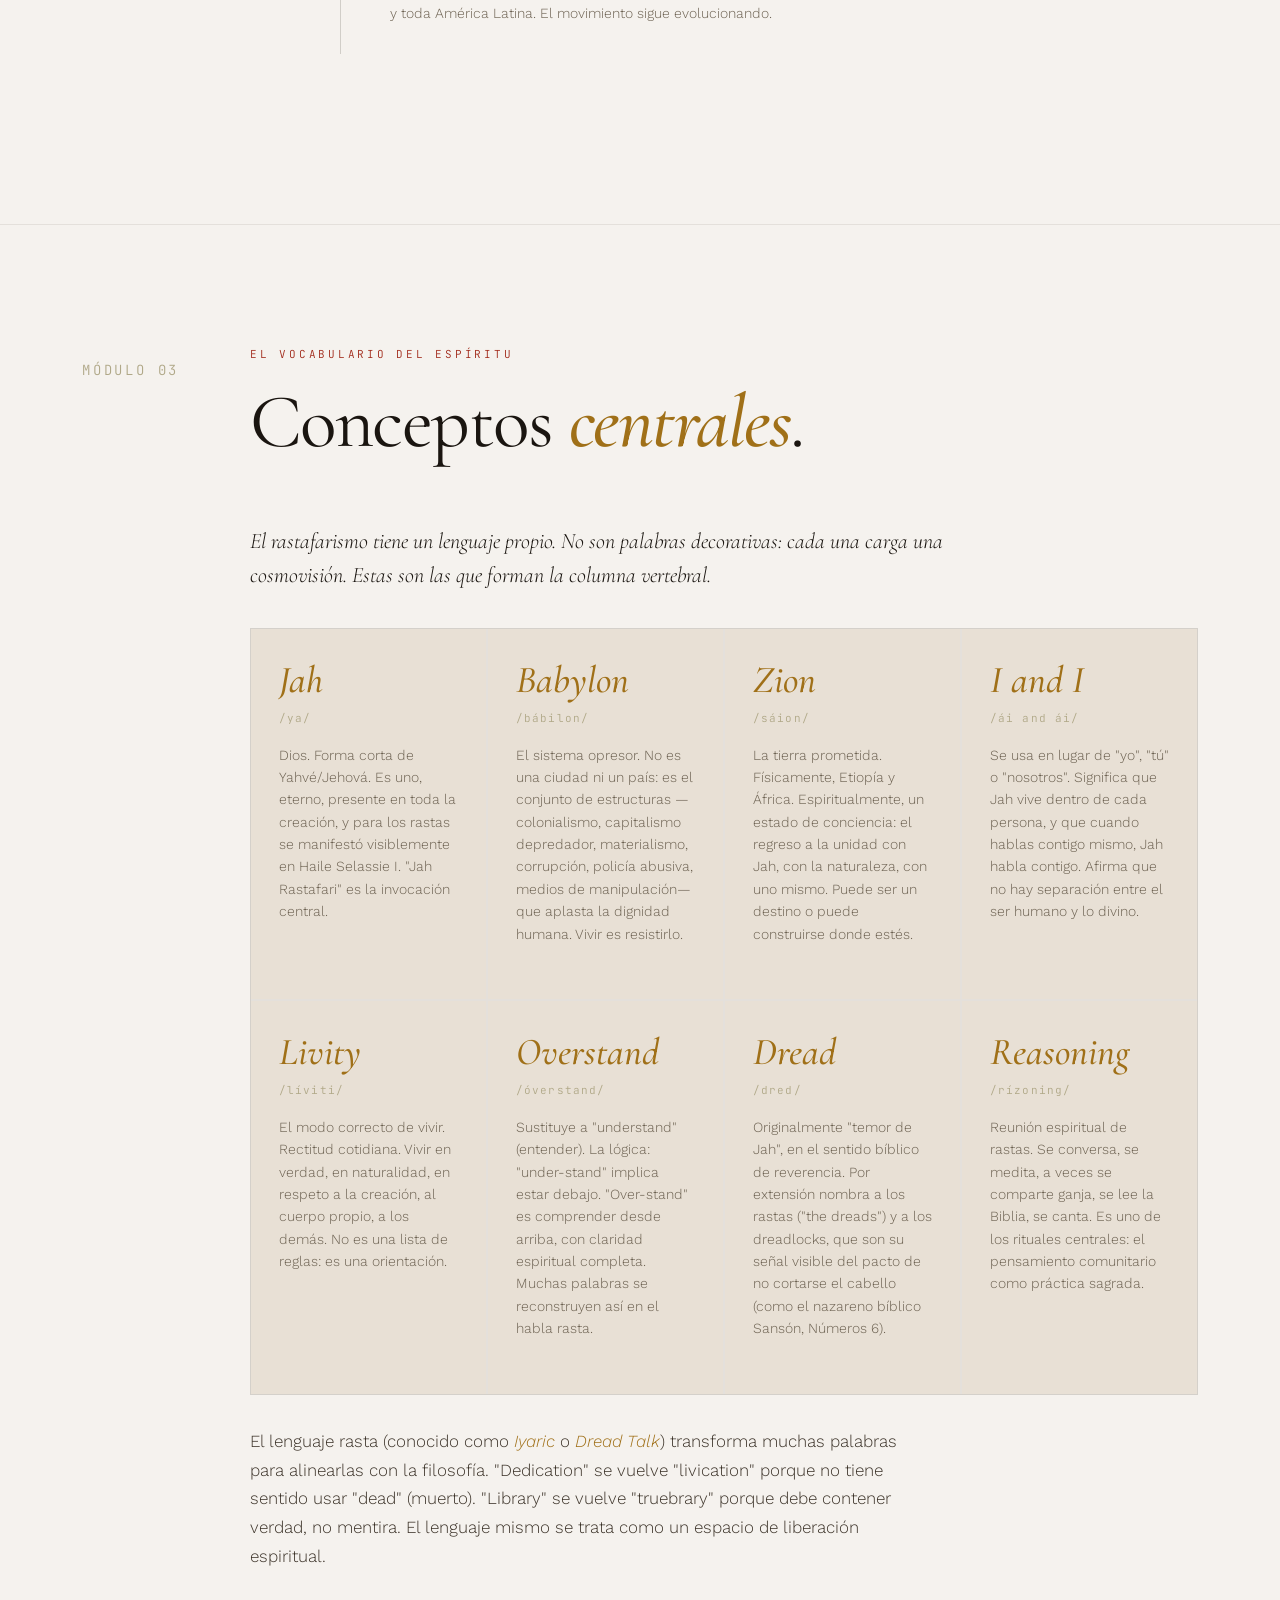
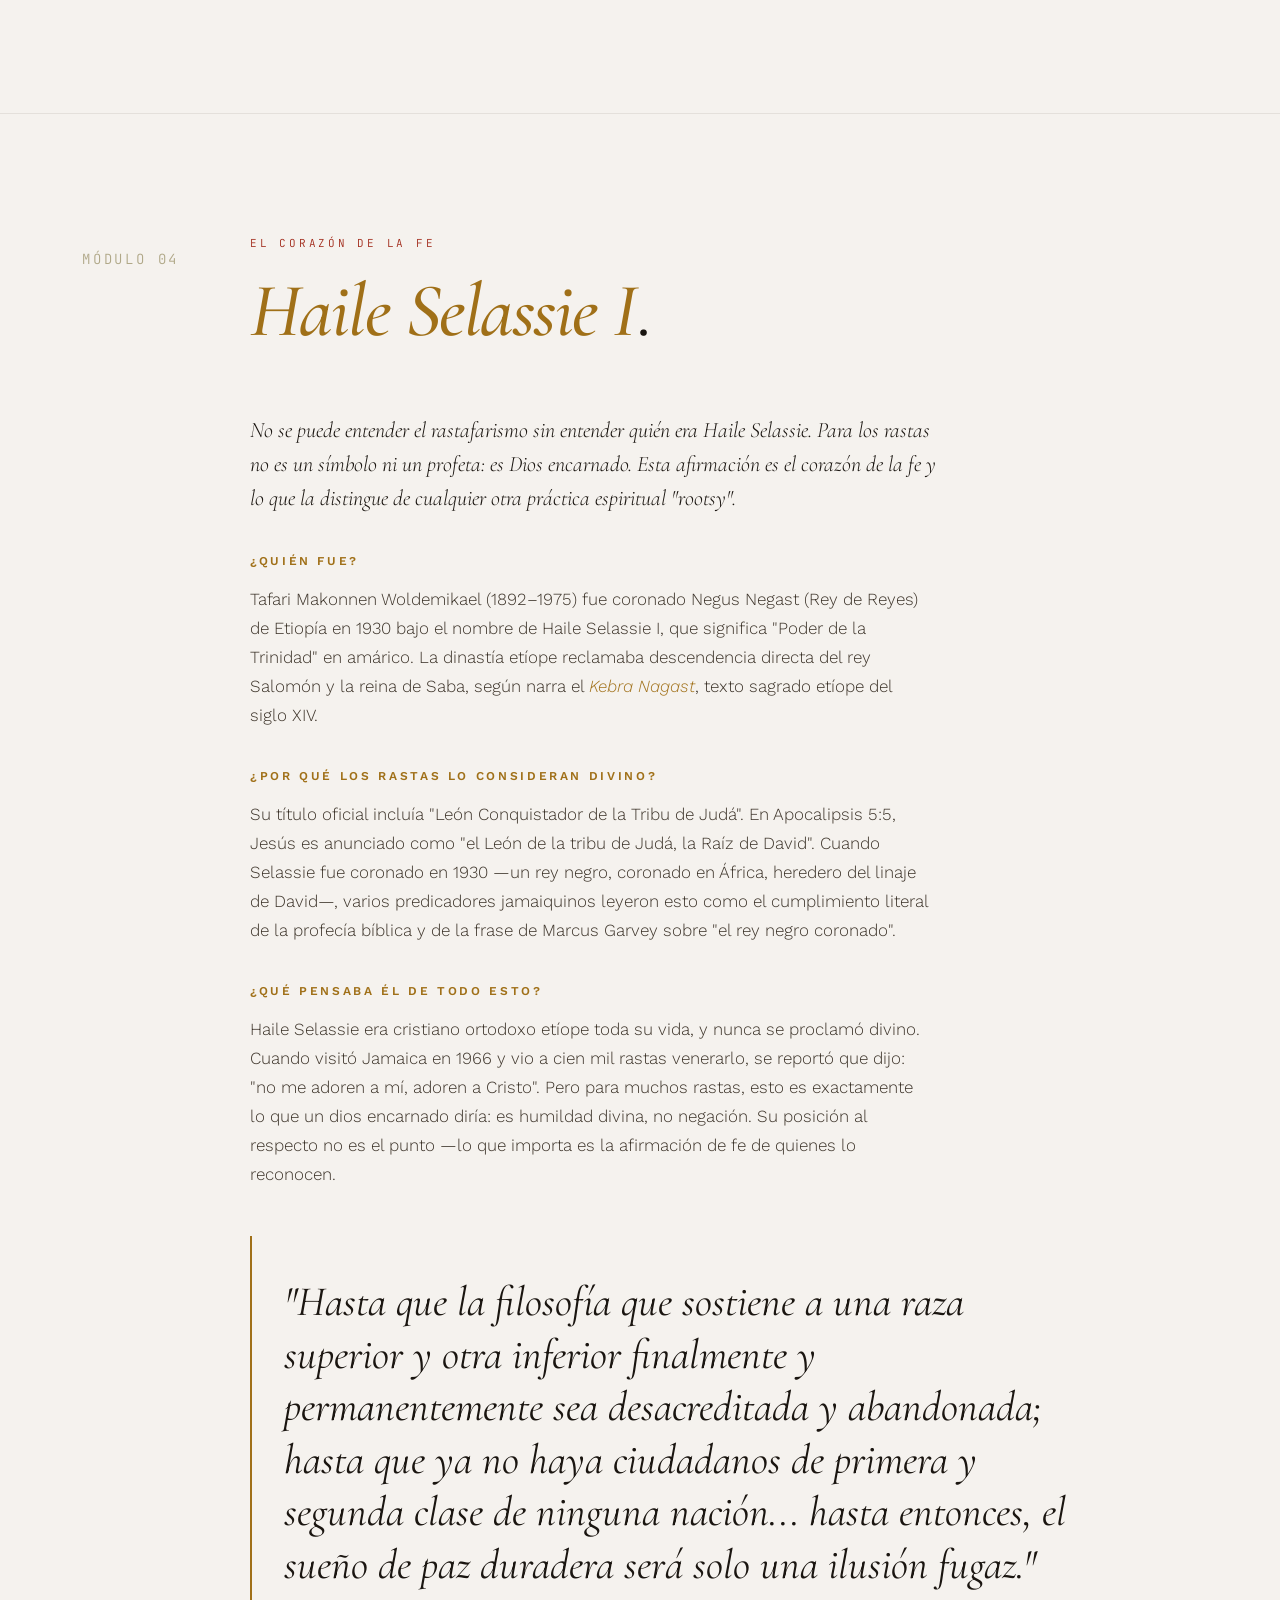
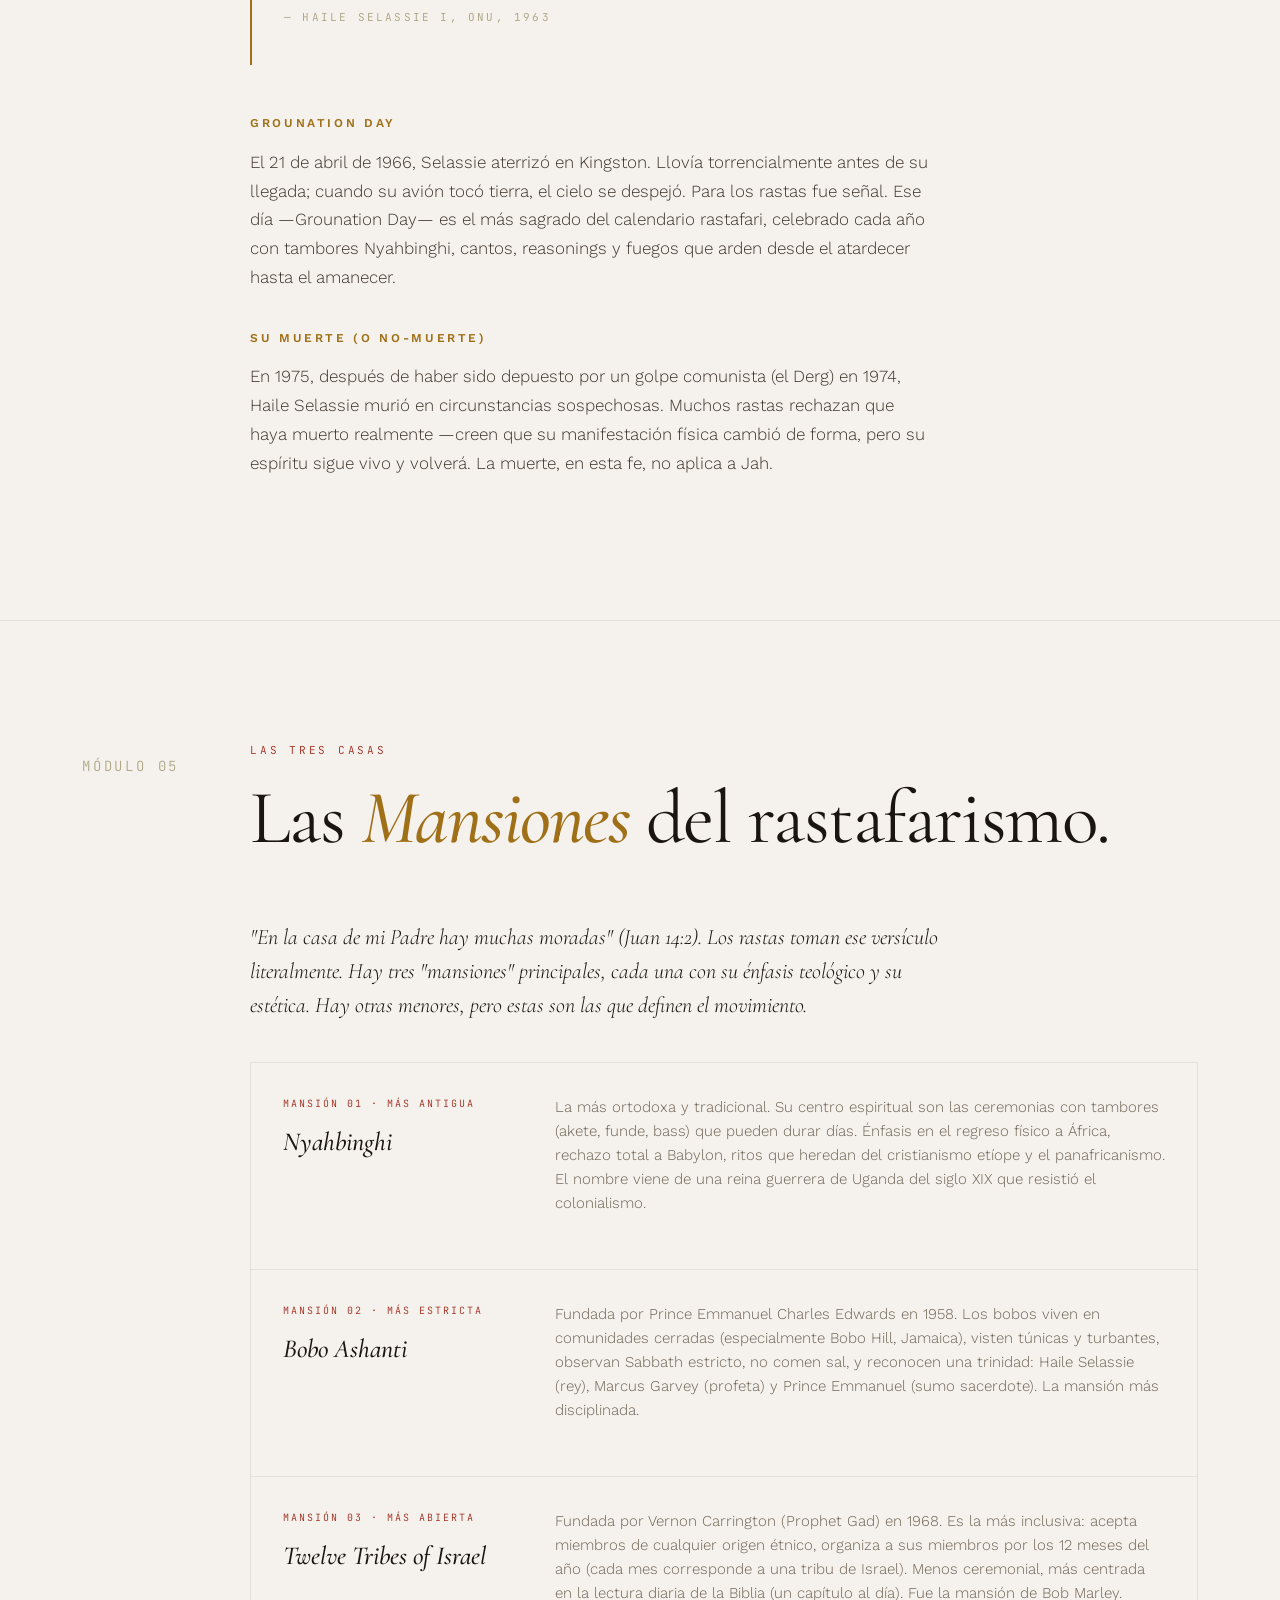
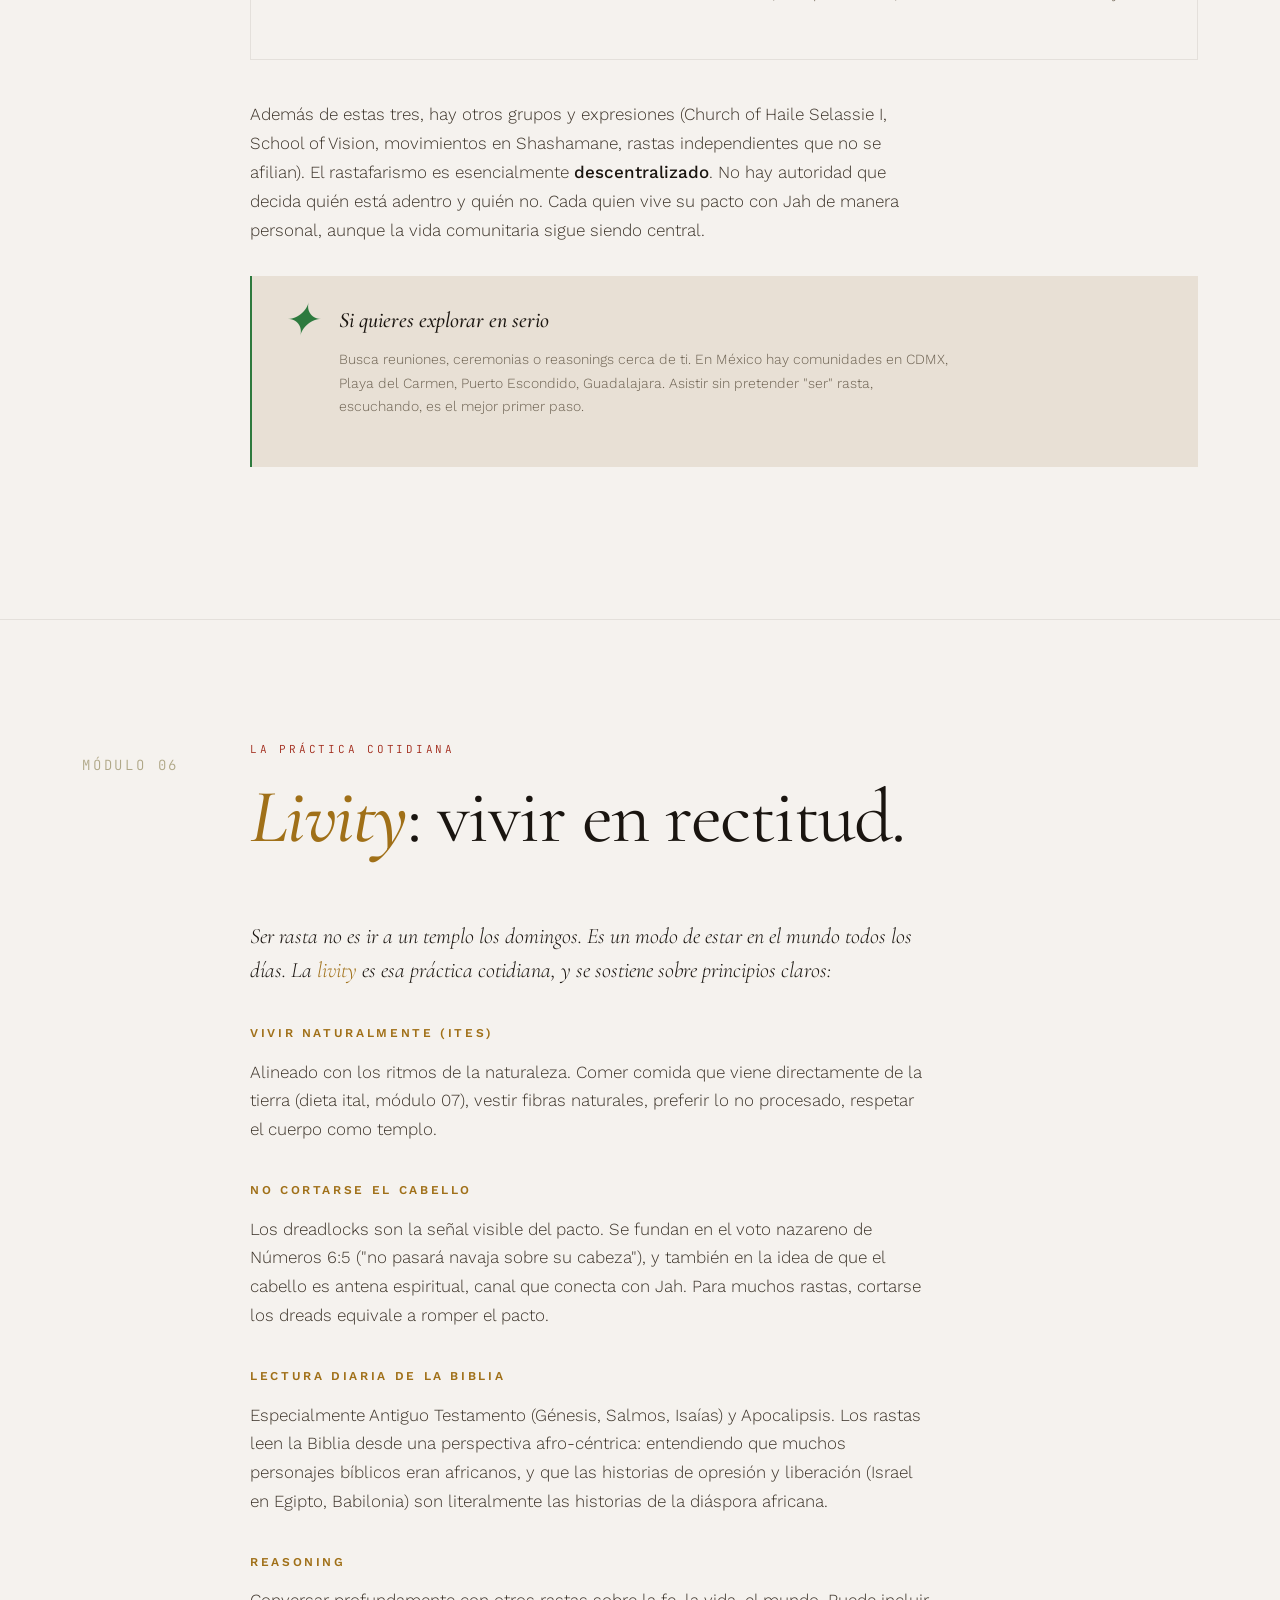
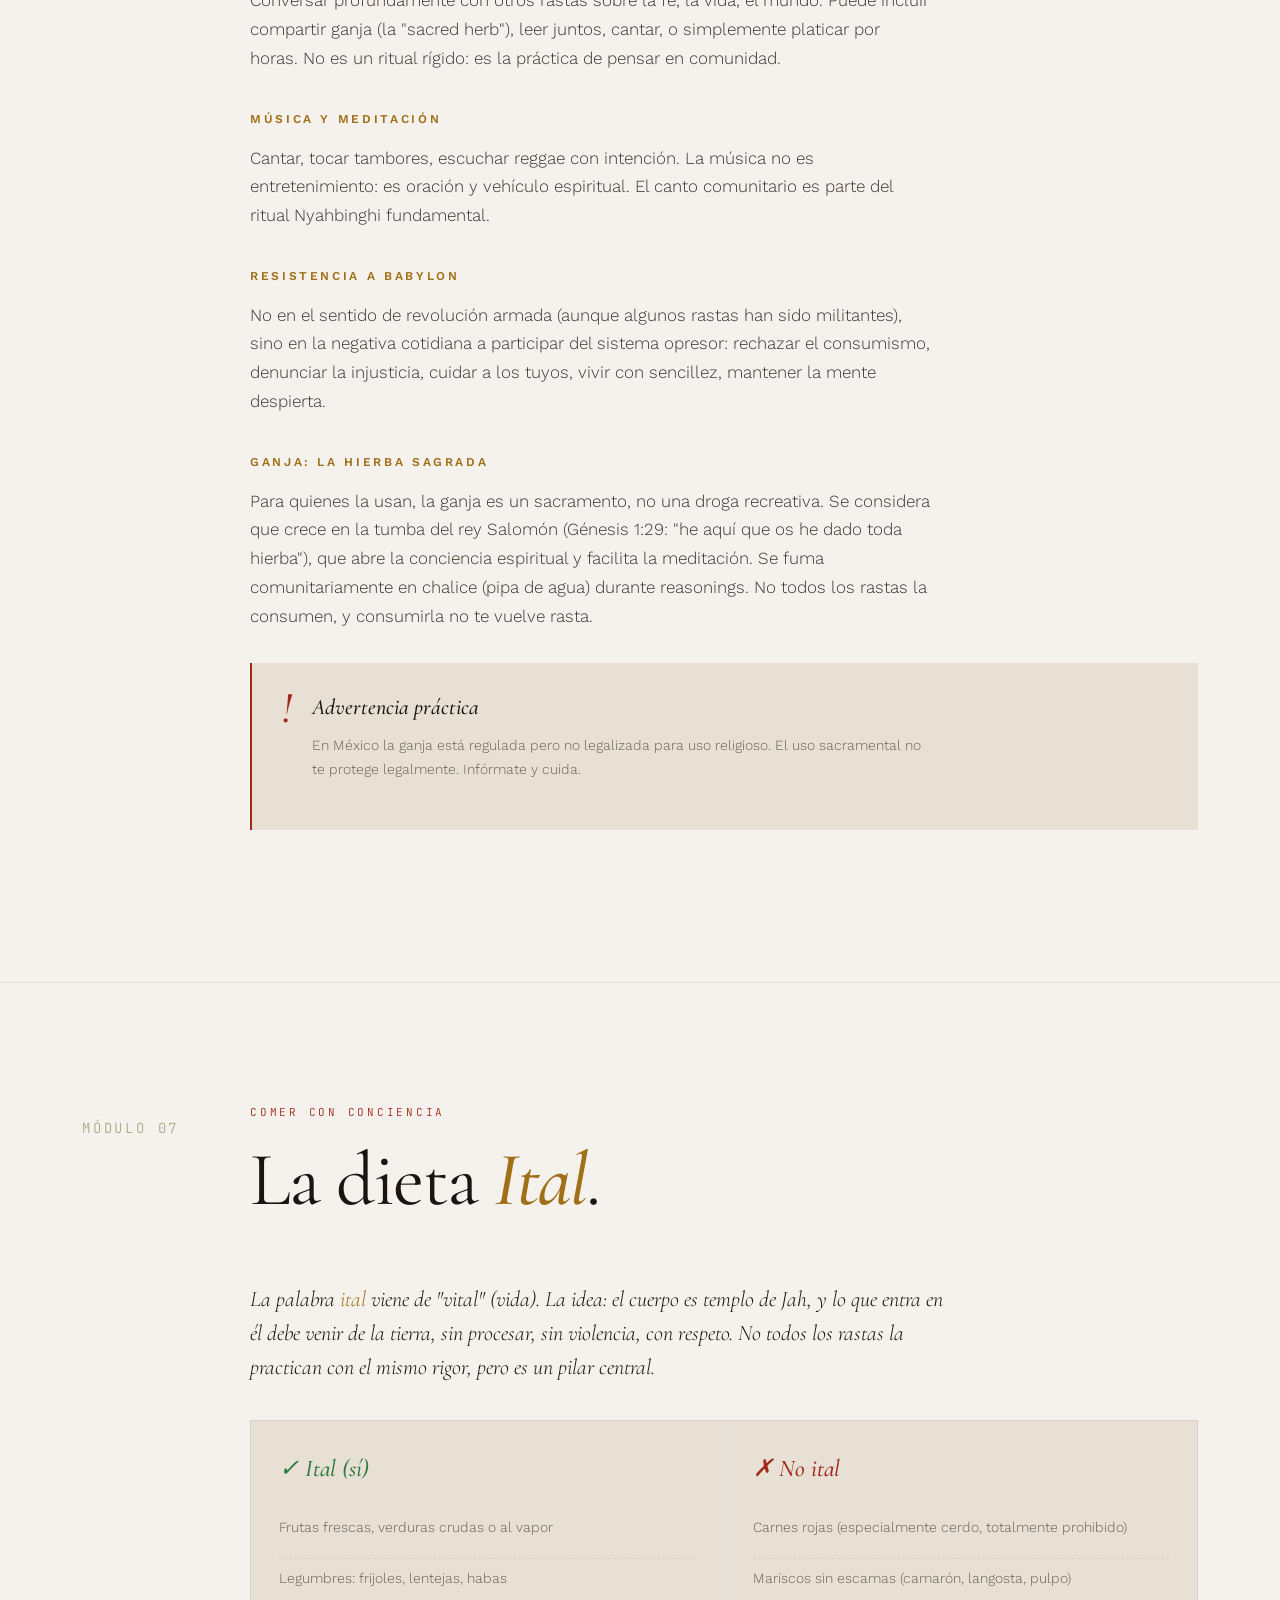
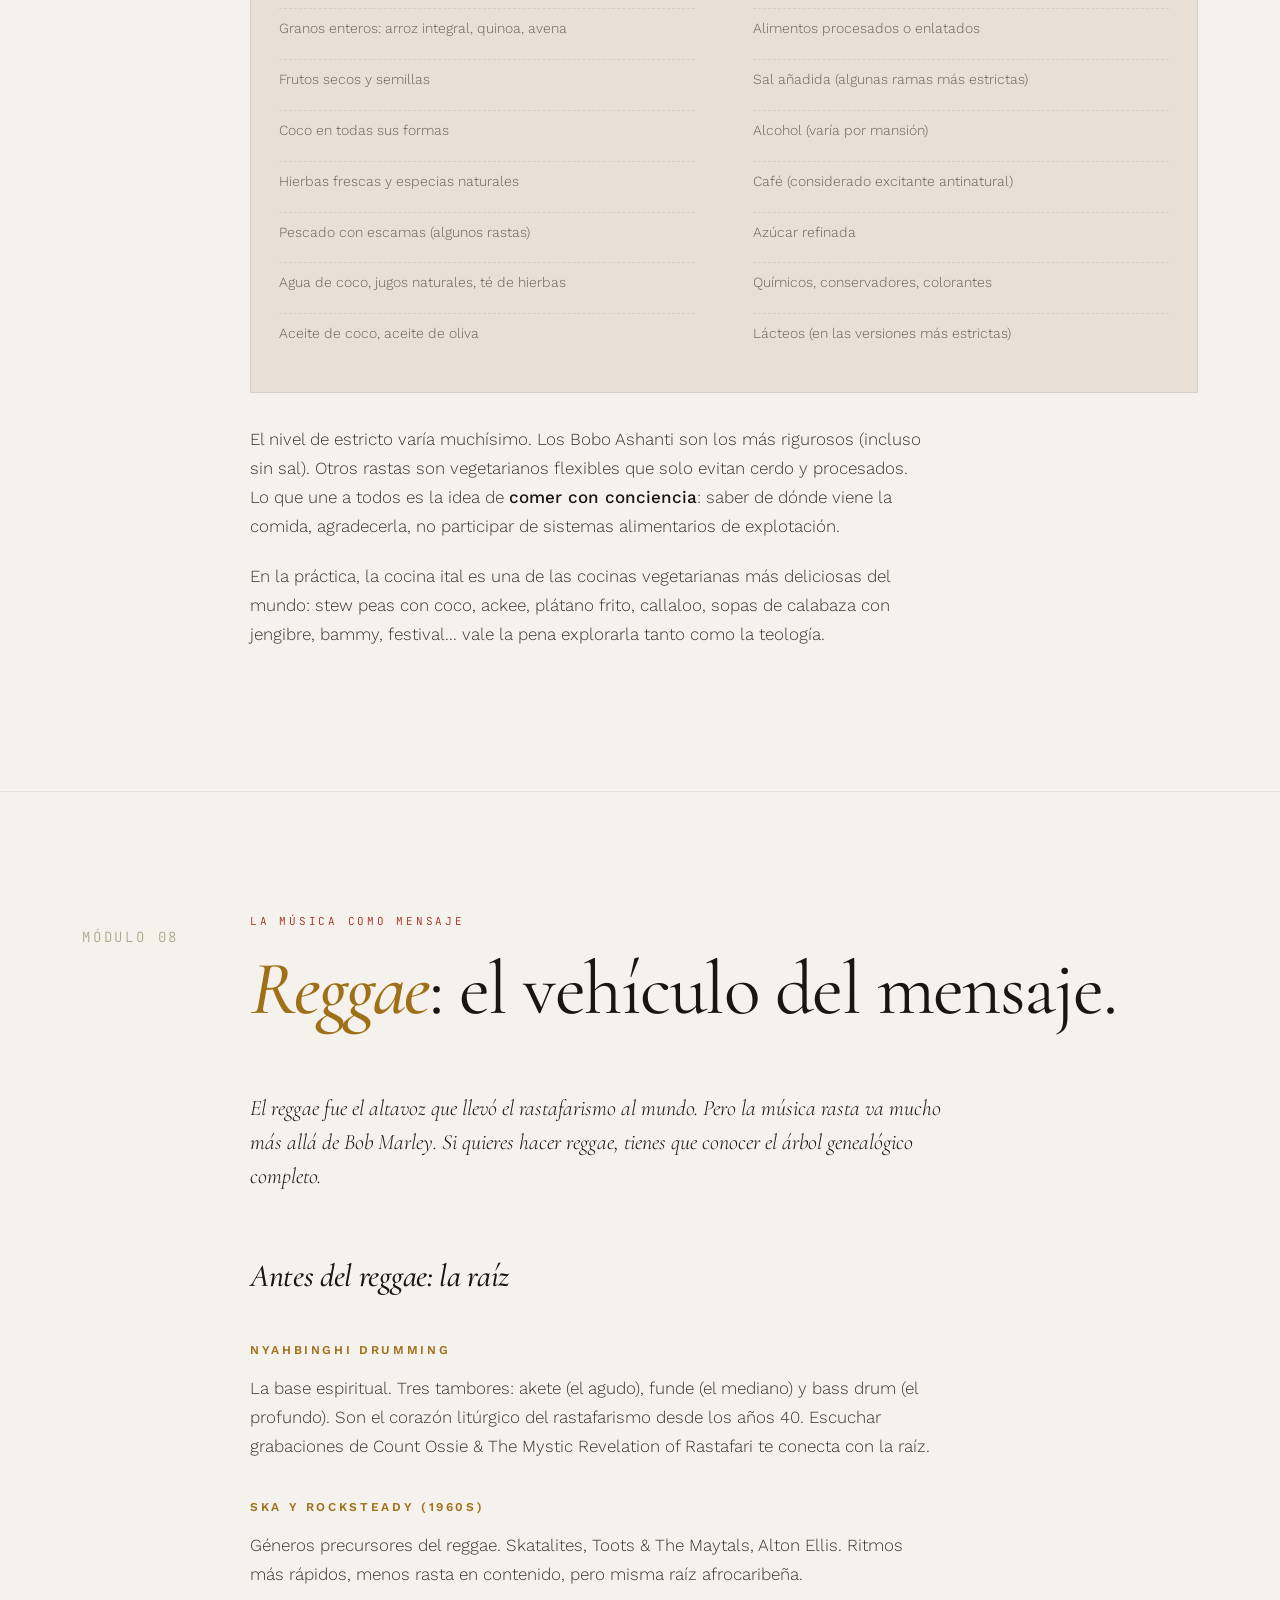
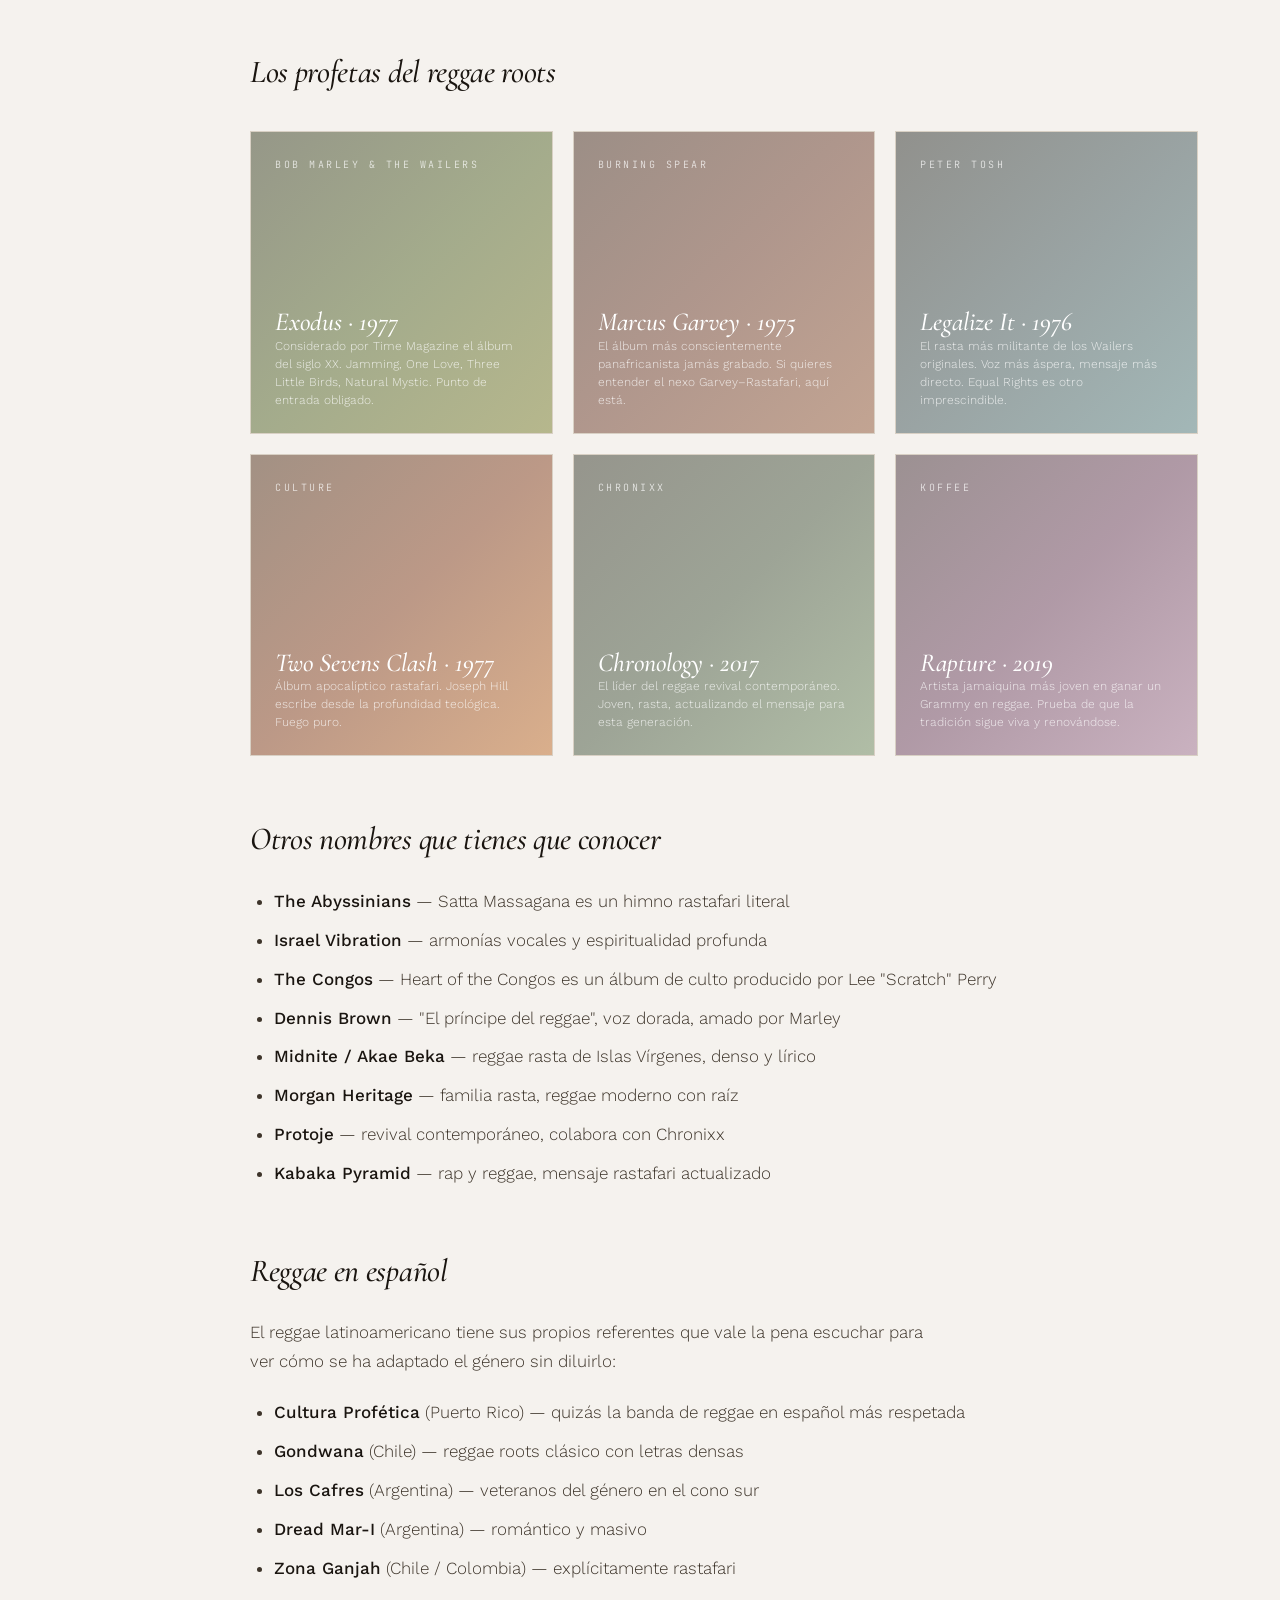
<file: conocimiento/rastafari.html>
<!DOCTYPE html>
<html lang="es">
<head>
<meta charset="UTF-8">
<meta name="viewport" content="width=device-width, initial-scale=1.0">
<title>Rastafari · Una introducción completa</title>
<link rel="preconnect" href="https://fonts.googleapis.com">
<link rel="preconnect" href="https://fonts.gstatic.com" crossorigin>
<link href="https://fonts.googleapis.com/css2?family=Cormorant+Garamond:ital,wght@0,300;0,400;0,500;0,600;0,700;1,300;1,400;1,500;1,600&family=Work+Sans:wght@300;400;500;600;700&family=JetBrains+Mono:wght@400;500&display=swap" rel="stylesheet">
<style>
  :root {
    --bg: #f5f2ee;
    --bg-2: #ece7df;
    --bg-3: #e4ddd4;
    --bg-card: #e8e0d5;
    --ink: #1a1510;
    --ink-soft: #3d342a;
    --ink-dim: #6b6050;
    --ink-faint: #b0a888;

    --red: #a02818;
    --gold: #a07018;
    --green: #2d7a3e;
    --green-deep: #1e5a2c;
    --earth: #8a3c10;
    --parchment: #c8b880;

    --rule: rgba(30, 20, 10, 0.08);
    --rule-strong: rgba(30, 20, 10, 0.16);

    --display: 'Cormorant Garamond', ui-serif, Georgia, serif;
    --body: 'Work Sans', ui-sans-serif, system-ui, sans-serif;
    --mono: 'JetBrains Mono', ui-monospace, monospace;
  }

  * { box-sizing: border-box; margin: 0; padding: 0; }
  html { scroll-behavior: smooth; }
  body {
    background: var(--bg);
    color: var(--ink);
    font-family: var(--body);
    font-size: 17px;
    line-height: 1.7;
    -webkit-font-smoothing: antialiased;
    overflow-x: hidden;
    font-weight: 300;
  }

  /* Texture overlay */
  body::before {
    content: '';
    position: fixed;
    inset: 0;
    pointer-events: none;
    opacity: 0.04;
    z-index: 200;
    background-image: url("data:image/svg+xml;utf8,<svg xmlns='http://www.w3.org/2000/svg' width='200' height='200'><filter id='n'><feTurbulence type='fractalNoise' baseFrequency='0.85' numOctaves='2' stitchTiles='stitch'/><feColorMatrix values='0 0 0 0 1 0 0 0 0 0.85 0 0 0 0 0.6 0 0 0 0.5 0'/></filter><rect width='100%25' height='100%25' filter='url(%23n)'/></svg>");
  }

  .progress {
    position: fixed;
    top: 0; left: 0; right: 0;
    height: 3px;
    z-index: 300;
  }
  .progress__bar {
    height: 100%;
    width: 0%;
    background: linear-gradient(90deg, var(--red), var(--gold), var(--green));
    transition: width 0.1s linear;
  }

  .shell {
    max-width: 1180px;
    margin: 0 auto;
    padding: 0 32px;
  }

  /* ==== HERO ==== */
  .hero {
    padding: 140px 0 120px;
    position: relative;
    overflow: hidden;
  }
  .hero__flag {
    position: absolute;
    top: 0; right: 0; bottom: 0;
    width: 40%;
    opacity: 0.12;
    pointer-events: none;
    display: flex;
    flex-direction: column;
  }
  .hero__flag span { flex: 1; display: block; }
  .hero__flag span:nth-child(1) { background: var(--green); }
  .hero__flag span:nth-child(2) { background: var(--gold); }
  .hero__flag span:nth-child(3) { background: var(--red); }

  .hero__eyebrow {
    font-family: var(--mono);
    font-size: 12px;
    letter-spacing: 0.3em;
    text-transform: uppercase;
    color: var(--gold);
    margin-bottom: 40px;
    display: flex;
    align-items: center;
    gap: 16px;
  }
  .hero__eyebrow::before {
    content: '';
    width: 40px;
    height: 1px;
    background: var(--gold);
  }
  .hero h1 {
    font-family: var(--display);
    font-weight: 400;
    font-size: clamp(56px, 10vw, 144px);
    line-height: 0.92;
    letter-spacing: -0.02em;
    margin-bottom: 48px;
  }
  .hero h1 em {
    font-style: italic;
    font-weight: 500;
    color: var(--gold);
  }
  .hero__lead {
    max-width: 660px;
    font-size: 21px;
    line-height: 1.6;
    color: var(--ink-soft);
    font-weight: 300;
    margin-bottom: 56px;
  }
  .hero__meta {
    display: flex;
    gap: 48px;
    padding-top: 32px;
    border-top: 1px solid var(--rule);
    flex-wrap: wrap;
  }
  .hero__meta > div { font-family: var(--mono); font-size: 12px; }
  .hero__meta > div span {
    display: block;
    color: var(--ink-faint);
    letter-spacing: 0.15em;
    text-transform: uppercase;
    margin-bottom: 6px;
    font-size: 10px;
  }
  .hero__meta > div strong {
    color: var(--ink);
    font-weight: 500;
    font-size: 14px;
  }

  /* ==== TOC ==== */
  .toc {
    padding: 80px 0;
    border-top: 1px solid var(--rule);
    border-bottom: 1px solid var(--rule);
  }
  .toc__title {
    font-family: var(--mono);
    font-size: 11px;
    letter-spacing: 0.25em;
    text-transform: uppercase;
    color: var(--ink-dim);
    margin-bottom: 40px;
  }
  .toc__list {
    list-style: none;
    display: grid;
    grid-template-columns: repeat(2, 1fr);
  }
  .toc__list li {
    border-top: 1px solid var(--rule);
    padding: 20px 0;
  }
  .toc__list li:nth-child(-n+2) { border-top: none; }
  .toc__list a {
    display: flex;
    align-items: baseline;
    gap: 24px;
    color: var(--ink);
    text-decoration: none;
    transition: color 0.2s, transform 0.2s;
  }
  .toc__list a:hover { color: var(--gold); transform: translateX(6px); }
  .toc__list .num {
    font-family: var(--mono);
    font-size: 11px;
    color: var(--ink-faint);
    min-width: 32px;
  }
  .toc__list .label {
    font-family: var(--display);
    font-size: 24px;
    font-weight: 400;
    font-style: italic;
  }
  @media (max-width: 720px) {
    .toc__list { grid-template-columns: 1fr; }
    .toc__list li:nth-child(2) { border-top: 1px solid var(--rule); }
  }

  /* ==== MODULES ==== */
  .module {
    padding: 120px 0;
    position: relative;
  }
  .module + .module { border-top: 1px solid var(--rule); }

  .module__header {
    display: grid;
    grid-template-columns: 120px 1fr;
    gap: 48px;
    margin-bottom: 64px;
    align-items: start;
  }
  .module__num {
    font-family: var(--mono);
    font-size: 14px;
    color: var(--ink-faint);
    letter-spacing: 0.2em;
    padding-top: 14px;
  }
  .module__title {
    font-family: var(--display);
    font-weight: 400;
    font-size: clamp(40px, 6vw, 76px);
    line-height: 1;
    letter-spacing: -0.02em;
  }
  .module__title em {
    font-style: italic;
    font-weight: 500;
    color: var(--gold);
  }
  .module__kicker {
    font-family: var(--mono);
    font-size: 11px;
    letter-spacing: 0.25em;
    text-transform: uppercase;
    color: var(--red);
    margin-bottom: 20px;
  }
  .module__body {
    display: grid;
    grid-template-columns: 120px 1fr;
    gap: 48px;
  }
  .module__body > * { grid-column: 2; }
  .module__body > .full { grid-column: 1 / -1; }
  @media (max-width: 720px) {
    .module__header, .module__body {
      grid-template-columns: 1fr;
      gap: 20px;
    }
    .module__body > * { grid-column: 1; }
    .module__body > .full { grid-column: 1; }
  }

  /* Prose */
  .prose p {
    margin-bottom: 22px;
    color: var(--ink-soft);
    max-width: 68ch;
    font-weight: 300;
  }
  .prose p.lead {
    font-size: 22px;
    line-height: 1.55;
    color: var(--ink);
    font-weight: 300;
    max-width: 700px;
    margin-bottom: 36px;
    font-family: var(--display);
    font-style: italic;
  }
  .prose strong { color: var(--ink); font-weight: 500; }
  .prose em { font-style: italic; color: var(--gold); }
  .prose h3 {
    font-family: var(--display);
    font-weight: 500;
    font-size: 32px;
    font-style: italic;
    margin: 56px 0 20px;
    color: var(--ink);
    letter-spacing: -0.01em;
  }
  .prose h4 {
    font-family: var(--body);
    font-size: 12px;
    text-transform: uppercase;
    letter-spacing: 0.22em;
    color: var(--gold);
    margin: 36px 0 14px;
    font-weight: 600;
  }
  .prose ul, .prose ol {
    margin: 16px 0 28px 24px;
    color: var(--ink-soft);
  }
  .prose li { margin-bottom: 10px; font-weight: 300; }

  .pull {
    font-family: var(--display);
    font-style: italic;
    font-weight: 400;
    font-size: clamp(28px, 3.5vw, 42px);
    line-height: 1.25;
    color: var(--ink);
    padding: 40px 0 40px 32px;
    border-left: 2px solid var(--gold);
    margin: 48px 0;
    max-width: 820px;
  }
  .pull span {
    display: block;
    margin-top: 20px;
    font-family: var(--mono);
    font-size: 11px;
    font-style: normal;
    letter-spacing: 0.2em;
    text-transform: uppercase;
    color: var(--ink-faint);
  }

  /* Concept cards (Jah, Babylon, Zion, I&I, Livity) */
  .concepts {
    display: grid;
    grid-template-columns: repeat(auto-fit, minmax(220px, 1fr));
    gap: 2px;
    background: var(--rule);
    border: 1px solid var(--rule);
    margin: 32px 0;
  }
  .concept {
    background: var(--bg-card);
    padding: 32px 28px;
    position: relative;
  }
  .concept__word {
    font-family: var(--display);
    font-size: 38px;
    font-weight: 500;
    font-style: italic;
    color: var(--gold);
    line-height: 1;
    margin-bottom: 10px;
  }
  .concept__pron {
    font-family: var(--mono);
    font-size: 11px;
    color: var(--ink-faint);
    letter-spacing: 0.1em;
    margin-bottom: 16px;
  }
  .concept p {
    font-size: 14px;
    color: var(--ink-dim);
    line-height: 1.6;
  }

  /* Mansions */
  .mansions {
    margin: 40px 0;
    border: 1px solid var(--rule);
  }
  .mansion {
    display: grid;
    grid-template-columns: 240px 1fr;
    gap: 32px;
    padding: 32px;
    border-bottom: 1px solid var(--rule);
    align-items: start;
  }
  .mansion:last-child { border-bottom: none; }
  .mansion h5 {
    font-family: var(--display);
    font-size: 26px;
    font-weight: 500;
    font-style: italic;
    color: var(--ink);
  }
  .mansion__tag {
    font-family: var(--mono);
    font-size: 10px;
    letter-spacing: 0.2em;
    text-transform: uppercase;
    color: var(--red);
    margin-bottom: 8px;
  }
  .mansion p {
    color: var(--ink-dim);
    font-size: 15px;
    line-height: 1.6;
  }
  @media (max-width: 720px) {
    .mansion { grid-template-columns: 1fr; gap: 10px; }
  }

  /* Timeline */
  .timeline {
    margin: 40px 0;
    position: relative;
  }
  .timeline::before {
    content: '';
    position: absolute;
    left: 90px;
    top: 10px;
    bottom: 10px;
    width: 1px;
    background: var(--rule-strong);
  }
  .event {
    display: grid;
    grid-template-columns: 100px 1fr;
    gap: 40px;
    padding: 18px 0;
    position: relative;
  }
  .event::before {
    content: '';
    position: absolute;
    left: 86px;
    top: 28px;
    width: 9px;
    height: 9px;
    background: var(--gold);
    border-radius: 50%;
    border: 2px solid var(--bg);
  }
  .event__year {
    font-family: var(--mono);
    font-size: 13px;
    color: var(--gold);
    font-weight: 500;
    padding-top: 20px;
  }
  .event__body h5 {
    font-family: var(--display);
    font-size: 22px;
    font-weight: 500;
    font-style: italic;
    margin-bottom: 6px;
  }
  .event__body p {
    font-size: 14px;
    color: var(--ink-dim);
    line-height: 1.6;
  }
  @media (max-width: 720px) {
    .timeline::before { left: 8px; }
    .event { grid-template-columns: 1fr; gap: 4px; padding-left: 30px; }
    .event::before { left: 4px; top: 8px; }
    .event__year { padding-top: 0; }
  }

  /* Ital (food) */
  .ital-grid {
    display: grid;
    grid-template-columns: repeat(2, 1fr);
    gap: 2px;
    background: var(--rule);
    border: 1px solid var(--rule);
    margin: 32px 0;
  }
  .ital-col {
    background: var(--bg-card);
    padding: 28px;
  }
  .ital-col h5 {
    font-family: var(--display);
    font-size: 24px;
    font-style: italic;
    font-weight: 500;
    margin-bottom: 18px;
  }
  .ital-col--yes h5 { color: var(--green); }
  .ital-col--no h5 { color: var(--red); }
  .ital-col ul {
    list-style: none;
    margin: 0;
  }
  .ital-col li {
    padding: 8px 0;
    border-top: 1px dashed var(--rule);
    font-size: 14px;
    color: var(--ink-dim);
  }
  .ital-col li:first-child { border-top: none; }
  @media (max-width: 720px) { .ital-grid { grid-template-columns: 1fr; } }

  /* Music */
  .albums {
    display: grid;
    grid-template-columns: repeat(auto-fit, minmax(240px, 1fr));
    gap: 20px;
    margin: 32px 0;
  }
  .album {
    padding: 24px;
    background: var(--bg-card);
    border: 1px solid var(--rule);
    aspect-ratio: 1;
    display: flex;
    flex-direction: column;
    justify-content: space-between;
    position: relative;
    overflow: hidden;
  }
  .album::before {
    content: '';
    position: absolute;
    inset: 0;
    opacity: 0.4;
  }
  .album > * { position: relative; z-index: 1; }
  .album--marley::before { background: linear-gradient(135deg, #1a2a15, #3d5c1e, #6b7a20); }
  .album--spear::before { background: linear-gradient(135deg, #2a1410, #5c2920, #8a4a2e); }
  .album--tosh::before { background: linear-gradient(135deg, #0e1a20, #244858, #3a7a8a); }
  .album--culture::before { background: linear-gradient(135deg, #3a1a0a, #7a2e12, #c4651e); }
  .album--chronixx::before { background: linear-gradient(135deg, #1a2520, #2d4a38, #5d8a60); }
  .album--koffee::before { background: linear-gradient(135deg, #2a1a2e, #5c3060, #9c6ca0); }
  .album__artist {
    font-family: var(--mono);
    font-size: 10px;
    letter-spacing: 0.25em;
    text-transform: uppercase;
    color: rgba(255,255,255,0.75);
  }
  .album__title {
    font-family: var(--display);
    font-style: italic;
    font-weight: 500;
    font-size: 26px;
    color: #fff;
    line-height: 1.1;
    margin-top: 8px;
  }
  .album__why {
    font-size: 12px;
    color: rgba(255,255,255,0.8);
    line-height: 1.5;
  }

  /* Tip / Warn */
  .tip, .warn {
    display: grid;
    grid-template-columns: auto 1fr;
    gap: 20px;
    padding: 26px 30px;
    background: var(--bg-card);
    margin: 32px 0;
  }
  .tip { border-left: 2px solid var(--green); }
  .warn { border-left: 2px solid var(--red); }
  .tip__icon, .warn__icon {
    font-family: var(--display);
    font-size: 44px;
    font-style: italic;
    font-weight: 500;
    line-height: 0.9;
  }
  .tip__icon { color: var(--green); }
  .warn__icon { color: var(--red); }
  .tip h5, .warn h5 {
    font-family: var(--display);
    font-style: italic;
    font-size: 22px;
    font-weight: 500;
    margin-bottom: 8px;
  }
  .tip p, .warn p { font-size: 14px; color: var(--ink-dim); }

  /* Reading list */
  .reading {
    margin: 32px 0;
    border-top: 1px solid var(--rule);
  }
  .book {
    display: grid;
    grid-template-columns: 1fr 180px;
    gap: 32px;
    padding: 24px 0;
    border-bottom: 1px solid var(--rule);
    align-items: center;
  }
  .book h5 {
    font-family: var(--display);
    font-size: 22px;
    font-style: italic;
    font-weight: 500;
    margin-bottom: 4px;
  }
  .book__author {
    font-family: var(--mono);
    font-size: 11px;
    letter-spacing: 0.15em;
    text-transform: uppercase;
    color: var(--ink-faint);
    margin-bottom: 10px;
  }
  .book p { font-size: 14px; color: var(--ink-dim); }
  .book__kind {
    font-family: var(--mono);
    font-size: 10px;
    letter-spacing: 0.2em;
    text-transform: uppercase;
    padding: 6px 12px;
    background: var(--bg-3);
    text-align: center;
    color: var(--gold);
    white-space: nowrap;
    justify-self: end;
    border-radius: 2px;
  }
  @media (max-width: 720px) {
    .book { grid-template-columns: 1fr; }
    .book__kind { justify-self: start; }
  }

  /* Music path (for you as a musician) */
  .path {
    margin: 40px 0;
    counter-reset: path;
  }
  .path__step {
    display: grid;
    grid-template-columns: 80px 1fr;
    gap: 32px;
    padding: 28px 0;
    border-top: 1px solid var(--rule);
    counter-increment: path;
  }
  .path__step:last-child { border-bottom: 1px solid var(--rule); }
  .path__num {
    font-family: var(--display);
    font-size: 52px;
    font-weight: 400;
    font-style: italic;
    color: var(--gold);
    line-height: 0.9;
    opacity: 0.75;
  }
  .path__num::before { content: counter(path, decimal-leading-zero); }
  .path__body h4 {
    font-family: var(--display);
    font-size: 24px;
    font-weight: 500;
    font-style: italic;
    margin-bottom: 8px;
  }
  .path__body p {
    color: var(--ink-dim);
    font-size: 15px;
    line-height: 1.65;
  }
  @media (max-width: 720px) {
    .path__step { grid-template-columns: 1fr; gap: 12px; }
    .path__num { font-size: 40px; }
  }

  /* Glossary */
  .glossary {
    columns: 2;
    column-gap: 40px;
    margin: 40px 0;
  }
  .glossary > div {
    break-inside: avoid;
    margin-bottom: 22px;
    padding-bottom: 16px;
    border-bottom: 1px solid var(--rule);
  }
  .glossary dt {
    font-family: var(--display);
    font-style: italic;
    font-size: 20px;
    font-weight: 500;
    color: var(--gold);
    margin-bottom: 4px;
  }
  .glossary dd {
    font-size: 14px;
    color: var(--ink-dim);
    line-height: 1.55;
  }
  @media (max-width: 720px) { .glossary { columns: 1; } }

  /* Outro */
  .outro {
    padding: 140px 0;
    text-align: center;
    border-top: 1px solid var(--rule);
    position: relative;
    overflow: hidden;
  }
  .outro__stripes {
    position: absolute;
    inset: 0;
    display: flex;
    opacity: 0.06;
    pointer-events: none;
  }
  .outro__stripes span { flex: 1; }
  .outro__stripes span:nth-child(1) { background: var(--green); }
  .outro__stripes span:nth-child(2) { background: var(--gold); }
  .outro__stripes span:nth-child(3) { background: var(--red); }
  .outro > .shell { position: relative; z-index: 1; }
  .outro h2 {
    font-family: var(--display);
    font-weight: 400;
    font-style: italic;
    font-size: clamp(44px, 7vw, 88px);
    line-height: 1.05;
    letter-spacing: -0.02em;
    margin-bottom: 32px;
  }
  .outro h2 em {
    font-style: normal;
    font-weight: 500;
    color: var(--gold);
  }
  .outro p {
    max-width: 600px;
    margin: 0 auto;
    color: var(--ink-dim);
    font-size: 18px;
  }
  .outro__sig {
    margin-top: 64px;
    font-family: var(--mono);
    font-size: 11px;
    letter-spacing: 0.25em;
    text-transform: uppercase;
    color: var(--ink-faint);
  }

  ::selection { background: var(--gold); color: var(--bg); }
</style>
</head>
<body>

<div class="progress"><div class="progress__bar" id="bar"></div></div>

<!-- ============================== HERO ============================== -->
<section class="hero">
  <div class="hero__flag">
    <span></span><span></span><span></span>
  </div>
  <div class="shell">
    <div class="hero__eyebrow">Rastafari · Una guía para entrar con raíz</div>
    <h1>Rasta<em>fari</em>.</h1>
    <p class="hero__lead">
      No es un look, no es una música, no es una actitud. Es una fe, una filosofía y un movimiento nacido en Jamaica con raíces en África. Si vas a construirte casa aquí, ésta es la base.
    </p>
    <div class="hero__meta">
      <div><span>Origen</span><strong>Jamaica · 1930s</strong></div>
      <div><span>Raíz</span><strong>Cristianismo etíope · Panafricanismo</strong></div>
      <div><span>Figura central</span><strong>Haile Selassie I</strong></div>
      <div><span>Lectura estimada</span><strong>50–60 min</strong></div>
    </div>
  </div>
</section>

<!-- ============================== TOC ============================== -->
<section class="toc">
  <div class="shell">
    <div class="toc__title">Índice</div>
    <ul class="toc__list">
      <li><a href="#m1"><span class="num">01</span><span class="label">Qué es (y qué no es)</span></a></li>
      <li><a href="#m2"><span class="num">02</span><span class="label">Las raíces históricas</span></a></li>
      <li><a href="#m3"><span class="num">03</span><span class="label">Conceptos centrales</span></a></li>
      <li><a href="#m4"><span class="num">04</span><span class="label">Haile Selassie I</span></a></li>
      <li><a href="#m5"><span class="num">05</span><span class="label">Las Mansiones (ramas)</span></a></li>
      <li><a href="#m6"><span class="num">06</span><span class="label">Livity: la vida diaria</span></a></li>
      <li><a href="#m7"><span class="num">07</span><span class="label">Ital: la dieta</span></a></li>
      <li><a href="#m8"><span class="num">08</span><span class="label">Música y reggae</span></a></li>
      <li><a href="#m9"><span class="num">09</span><span class="label">Camino como música (tú)</span></a></li>
      <li><a href="#m10"><span class="num">10</span><span class="label">Lecturas + Glosario</span></a></li>
    </ul>
  </div>
</section>

<!-- ============================== MODULE 1 ============================== -->
<section class="module" id="m1">
  <div class="shell">
    <header class="module__header">
      <div class="module__num">MÓDULO 01</div>
      <div>
        <div class="module__kicker">Antes de todo</div>
        <h2 class="module__title">Qué <em>es</em>, qué <em>no es</em>.</h2>
      </div>
    </header>
    <div class="module__body">
      <div class="prose">
        <p class="lead">
          Rastafari es una <strong>fe religiosa</strong>, una <strong>filosofía de vida</strong> y un <strong>movimiento político-cultural</strong> nacido en Jamaica en los años 1930, con raíces profundas en el cristianismo etíope, la Biblia (especialmente el Antiguo Testamento) y el panafricanismo de Marcus Garvey.
        </p>

        <p>
          No es una religión organizada en el sentido occidental: no hay Papa, no hay un libro único, no hay una iglesia central. Es una fe descentralizada, con diferentes "mansiones" o casas, cada una con sus énfasis. Lo que las une es un núcleo: la divinidad de <strong>Haile Selassie I</strong>, emperador de Etiopía, y la visión de un regreso espiritual (y a veces físico) a África.
        </p>

        <p>
          Al mismo tiempo, es más que una religión. Es una respuesta espiritual al trauma histórico de la esclavitud, el colonialismo y la opresión sistémica de los pueblos africanos en el Caribe. Nació como teología de la liberación antes de que ese término existiera como tal.
        </p>

        <h3>Qué no es</h3>
        <ul>
          <li><strong>No es una estética.</strong> Los dreadlocks, los colores rojo-oro-verde y la imagen de Bob Marley son expresiones visibles, pero sin la base espiritual son cáscara.</li>
          <li><strong>No es fumar ganja.</strong> La ganja tiene un papel sacramental específico para los que la usan, pero no todos los rastas la consumen y nadie se vuelve rasta por fumar.</li>
          <li><strong>No es reggae.</strong> El reggae fue el vehículo más potente que tuvo el mensaje, pero el rastafarismo existía antes y existiría sin él.</li>
          <li><strong>No es uniforme.</strong> Hay tantas formas de vivirlo como rastas. Cada quien negocia su práctica con su contexto.</li>
        </ul>

        <div class="pull">
          "Rastafari is not a culture, it's a reality."
          <span>— Mortimo Planno, mentor de Bob Marley</span>
        </div>
      </div>
    </div>
  </div>
</section>

<!-- ============================== MODULE 2 ============================== -->
<section class="module" id="m2">
  <div class="shell">
    <header class="module__header">
      <div class="module__num">MÓDULO 02</div>
      <div>
        <div class="module__kicker">De dónde viene</div>
        <h2 class="module__title">Las <em>raíces</em> históricas.</h2>
      </div>
    </header>
    <div class="module__body">
      <div class="prose">
        <p class="lead">
          Rastafari no aparece de la nada en los 30s. Es el fruto de siglos de resistencia afrocaribeña. Un mapa rápido de los hitos que lo hicieron posible:
        </p>

        <div class="timeline full">
          <div class="event">
            <div class="event__year">1655–1834</div>
            <div class="event__body">
              <h5>Jamaica bajo esclavitud británica</h5>
              <p>Cientos de miles de africanos esclavizados llegan a la isla. Se gestan tradiciones de resistencia (Maroons), espiritualidad sincrética y una memoria africana que sobrevive a pesar de la prohibición.</p>
            </div>
          </div>
          <div class="event">
            <div class="event__year">1896</div>
            <div class="event__body">
              <h5>Etiopía vence a Italia en Adwa</h5>
              <p>El emperador Menelik II derrota a los italianos. Etiopía se convierte en el único país africano que resiste la colonización europea, y en un símbolo sagrado para la diáspora.</p>
            </div>
          </div>
          <div class="event">
            <div class="event__year">1914</div>
            <div class="event__body">
              <h5>Marcus Garvey funda la UNIA</h5>
              <p>El jamaiquino Marcus Garvey inicia el movimiento panafricanista más grande de la historia. Predica: "Mira hacia África, cuando un rey negro sea coronado, la liberación está cerca." Esta frase se volverá profecía fundacional del rastafarismo.</p>
            </div>
          </div>
          <div class="event">
            <div class="event__year">1930</div>
            <div class="event__body">
              <h5>Ras Tafari se convierte en Haile Selassie I</h5>
              <p>El 2 de noviembre, Ras Tafari Makonnen es coronado emperador de Etiopía con el nombre de Haile Selassie I, "Poder de la Trinidad". Para un grupo de predicadores jamaiquinos, esto es el cumplimiento literal de la profecía de Garvey.</p>
            </div>
          </div>
          <div class="event">
            <div class="event__year">1930s</div>
            <div class="event__body">
              <h5>Nace el movimiento Rastafari</h5>
              <p>Leonard Howell, Joseph Hibbert, Archibald Dunkley y Robert Hinds predican de manera independiente que Haile Selassie es el Mesías negro, el León de Judá profetizado en Apocalipsis 5. Sus seguidores son perseguidos por las autoridades coloniales británicas.</p>
            </div>
          </div>
          <div class="event">
            <div class="event__year">1940</div>
            <div class="event__body">
              <h5>Pinnacle: la primera comuna</h5>
              <p>Leonard Howell funda Pinnacle, una comunidad rasta autosostenible en las montañas de Jamaica. Será allanada repetidamente por la policía hasta su destrucción en 1954.</p>
            </div>
          </div>
          <div class="event">
            <div class="event__year">1963</div>
            <div class="event__body">
              <h5>Haile Selassie en la ONU</h5>
              <p>Pronuncia el discurso histórico: "hasta que el color de la piel de un hombre no tenga más importancia que el de sus ojos...". Bob Marley lo convertirá en la canción "War" años después, palabra por palabra.</p>
            </div>
          </div>
          <div class="event">
            <div class="event__year">1966</div>
            <div class="event__body">
              <h5>Haile Selassie visita Jamaica</h5>
              <p>El 21 de abril, el emperador llega a Kingston. Cien mil rastas lo reciben en el aeropuerto. Este día (Grounation Day) es el más sagrado del calendario rastafari. Es el momento en que el movimiento se vuelve masivo.</p>
            </div>
          </div>
          <div class="event">
            <div class="event__year">1970s</div>
            <div class="event__body">
              <h5>El reggae lleva el mensaje al mundo</h5>
              <p>Bob Marley, Peter Tosh, Burning Spear, Culture, The Abyssinians y muchos otros convierten al reggae en el vehículo global del pensamiento rastafari. La fe deja de ser jamaiquina y se vuelve planetaria.</p>
            </div>
          </div>
          <div class="event">
            <div class="event__year">Hoy</div>
            <div class="event__body">
              <h5>Movimiento global y diverso</h5>
              <p>Se estima entre 700,000 y 1 millón de rastas en el mundo, con comunidades en Jamaica, Etiopía (Shashamane), Reino Unido, Estados Unidos, Brasil, Sudáfrica, Ghana, Nueva Zelanda y toda América Latina. El movimiento sigue evolucionando.</p>
            </div>
          </div>
        </div>
      </div>
    </div>
  </div>
</section>

<!-- ============================== MODULE 3 ============================== -->
<section class="module" id="m3">
  <div class="shell">
    <header class="module__header">
      <div class="module__num">MÓDULO 03</div>
      <div>
        <div class="module__kicker">El vocabulario del espíritu</div>
        <h2 class="module__title">Conceptos <em>centrales</em>.</h2>
      </div>
    </header>
    <div class="module__body">
      <div class="prose">
        <p class="lead">
          El rastafarismo tiene un lenguaje propio. No son palabras decorativas: cada una carga una cosmovisión. Estas son las que forman la columna vertebral.
        </p>

        <div class="concepts full">
          <div class="concept">
            <div class="concept__word">Jah</div>
            <div class="concept__pron">/ya/</div>
            <p>Dios. Forma corta de Yahvé/Jehová. Es uno, eterno, presente en toda la creación, y para los rastas se manifestó visiblemente en Haile Selassie I. "Jah Rastafari" es la invocación central.</p>
          </div>
          <div class="concept">
            <div class="concept__word">Babylon</div>
            <div class="concept__pron">/bábilon/</div>
            <p>El sistema opresor. No es una ciudad ni un país: es el conjunto de estructuras —colonialismo, capitalismo depredador, materialismo, corrupción, policía abusiva, medios de manipulación— que aplasta la dignidad humana. Vivir es resistirlo.</p>
          </div>
          <div class="concept">
            <div class="concept__word">Zion</div>
            <div class="concept__pron">/sáion/</div>
            <p>La tierra prometida. Físicamente, Etiopía y África. Espiritualmente, un estado de conciencia: el regreso a la unidad con Jah, con la naturaleza, con uno mismo. Puede ser un destino o puede construirse donde estés.</p>
          </div>
          <div class="concept">
            <div class="concept__word">I and I</div>
            <div class="concept__pron">/ái and ái/</div>
            <p>Se usa en lugar de "yo", "tú" o "nosotros". Significa que Jah vive dentro de cada persona, y que cuando hablas contigo mismo, Jah habla contigo. Afirma que no hay separación entre el ser humano y lo divino.</p>
          </div>
          <div class="concept">
            <div class="concept__word">Livity</div>
            <div class="concept__pron">/líviti/</div>
            <p>El modo correcto de vivir. Rectitud cotidiana. Vivir en verdad, en naturalidad, en respeto a la creación, al cuerpo propio, a los demás. No es una lista de reglas: es una orientación.</p>
          </div>
          <div class="concept">
            <div class="concept__word">Overstand</div>
            <div class="concept__pron">/óverstand/</div>
            <p>Sustituye a "understand" (entender). La lógica: "under-stand" implica estar debajo. "Over-stand" es comprender desde arriba, con claridad espiritual completa. Muchas palabras se reconstruyen así en el habla rasta.</p>
          </div>
          <div class="concept">
            <div class="concept__word">Dread</div>
            <div class="concept__pron">/dred/</div>
            <p>Originalmente "temor de Jah", en el sentido bíblico de reverencia. Por extensión nombra a los rastas ("the dreads") y a los dreadlocks, que son su señal visible del pacto de no cortarse el cabello (como el nazareno bíblico Sansón, Números 6).</p>
          </div>
          <div class="concept">
            <div class="concept__word">Reasoning</div>
            <div class="concept__pron">/rízoning/</div>
            <p>Reunión espiritual de rastas. Se conversa, se medita, a veces se comparte ganja, se lee la Biblia, se canta. Es uno de los rituales centrales: el pensamiento comunitario como práctica sagrada.</p>
          </div>
        </div>

        <p>
          El lenguaje rasta (conocido como <em>Iyaric</em> o <em>Dread Talk</em>) transforma muchas palabras para alinearlas con la filosofía. "Dedication" se vuelve "livication" porque no tiene sentido usar "dead" (muerto). "Library" se vuelve "truebrary" porque debe contener verdad, no mentira. El lenguaje mismo se trata como un espacio de liberación espiritual.
        </p>
      </div>
    </div>
  </div>
</section>

<!-- ============================== MODULE 4 ============================== -->
<section class="module" id="m4">
  <div class="shell">
    <header class="module__header">
      <div class="module__num">MÓDULO 04</div>
      <div>
        <div class="module__kicker">El corazón de la fe</div>
        <h2 class="module__title"><em>Haile Selassie I</em>.</h2>
      </div>
    </header>
    <div class="module__body">
      <div class="prose">
        <p class="lead">
          No se puede entender el rastafarismo sin entender quién era Haile Selassie. Para los rastas no es un símbolo ni un profeta: es Dios encarnado. Esta afirmación es el corazón de la fe y lo que la distingue de cualquier otra práctica espiritual "rootsy".
        </p>

        <h4>¿Quién fue?</h4>
        <p>
          Tafari Makonnen Woldemikael (1892–1975) fue coronado Negus Negast (Rey de Reyes) de Etiopía en 1930 bajo el nombre de Haile Selassie I, que significa "Poder de la Trinidad" en amárico. La dinastía etíope reclamaba descendencia directa del rey Salomón y la reina de Saba, según narra el <em>Kebra Nagast</em>, texto sagrado etíope del siglo XIV.
        </p>

        <h4>¿Por qué los rastas lo consideran divino?</h4>
        <p>
          Su título oficial incluía "León Conquistador de la Tribu de Judá". En Apocalipsis 5:5, Jesús es anunciado como "el León de la tribu de Judá, la Raíz de David". Cuando Selassie fue coronado en 1930 —un rey negro, coronado en África, heredero del linaje de David—, varios predicadores jamaiquinos leyeron esto como el cumplimiento literal de la profecía bíblica y de la frase de Marcus Garvey sobre "el rey negro coronado".
        </p>

        <h4>¿Qué pensaba él de todo esto?</h4>
        <p>
          Haile Selassie era cristiano ortodoxo etíope toda su vida, y nunca se proclamó divino. Cuando visitó Jamaica en 1966 y vio a cien mil rastas venerarlo, se reportó que dijo: "no me adoren a mí, adoren a Cristo". Pero para muchos rastas, esto es exactamente lo que un dios encarnado diría: es humildad divina, no negación. Su posición al respecto no es el punto —lo que importa es la afirmación de fe de quienes lo reconocen.
        </p>

        <div class="pull">
          "Hasta que la filosofía que sostiene a una raza superior y otra inferior finalmente y permanentemente sea desacreditada y abandonada; hasta que ya no haya ciudadanos de primera y segunda clase de ninguna nación... hasta entonces, el sueño de paz duradera será solo una ilusión fugaz."
          <span>— Haile Selassie I, ONU, 1963</span>
        </div>

        <h4>Grounation Day</h4>
        <p>
          El 21 de abril de 1966, Selassie aterrizó en Kingston. Llovía torrencialmente antes de su llegada; cuando su avión tocó tierra, el cielo se despejó. Para los rastas fue señal. Ese día —Grounation Day— es el más sagrado del calendario rastafari, celebrado cada año con tambores Nyahbinghi, cantos, reasonings y fuegos que arden desde el atardecer hasta el amanecer.
        </p>

        <h4>Su muerte (o no-muerte)</h4>
        <p>
          En 1975, después de haber sido depuesto por un golpe comunista (el Derg) en 1974, Haile Selassie murió en circunstancias sospechosas. Muchos rastas rechazan que haya muerto realmente —creen que su manifestación física cambió de forma, pero su espíritu sigue vivo y volverá. La muerte, en esta fe, no aplica a Jah.
        </p>
      </div>
    </div>
  </div>
</section>

<!-- ============================== MODULE 5 ============================== -->
<section class="module" id="m5">
  <div class="shell">
    <header class="module__header">
      <div class="module__num">MÓDULO 05</div>
      <div>
        <div class="module__kicker">Las tres casas</div>
        <h2 class="module__title">Las <em>Mansiones</em> del rastafarismo.</h2>
      </div>
    </header>
    <div class="module__body">
      <div class="prose">
        <p class="lead">
          "En la casa de mi Padre hay muchas moradas" (Juan 14:2). Los rastas toman ese versículo literalmente. Hay tres "mansiones" principales, cada una con su énfasis teológico y su estética. Hay otras menores, pero estas son las que definen el movimiento.
        </p>

        <div class="mansions full">
          <div class="mansion">
            <div>
              <div class="mansion__tag">Mansión 01 · Más antigua</div>
              <h5>Nyahbinghi</h5>
            </div>
            <p>
              La más ortodoxa y tradicional. Su centro espiritual son las ceremonias con tambores (akete, funde, bass) que pueden durar días. Énfasis en el regreso físico a África, rechazo total a Babylon, ritos que heredan del cristianismo etíope y el panafricanismo. El nombre viene de una reina guerrera de Uganda del siglo XIX que resistió el colonialismo.
            </p>
          </div>
          <div class="mansion">
            <div>
              <div class="mansion__tag">Mansión 02 · Más estricta</div>
              <h5>Bobo Ashanti</h5>
            </div>
            <p>
              Fundada por Prince Emmanuel Charles Edwards en 1958. Los bobos viven en comunidades cerradas (especialmente Bobo Hill, Jamaica), visten túnicas y turbantes, observan Sabbath estricto, no comen sal, y reconocen una trinidad: Haile Selassie (rey), Marcus Garvey (profeta) y Prince Emmanuel (sumo sacerdote). La mansión más disciplinada.
            </p>
          </div>
          <div class="mansion">
            <div>
              <div class="mansion__tag">Mansión 03 · Más abierta</div>
              <h5>Twelve Tribes of Israel</h5>
            </div>
            <p>
              Fundada por Vernon Carrington (Prophet Gad) en 1968. Es la más inclusiva: acepta miembros de cualquier origen étnico, organiza a sus miembros por los 12 meses del año (cada mes corresponde a una tribu de Israel). Menos ceremonial, más centrada en la lectura diaria de la Biblia (un capítulo al día). Fue la mansión de Bob Marley.
            </p>
          </div>
        </div>

        <p>
          Además de estas tres, hay otros grupos y expresiones (Church of Haile Selassie I, School of Vision, movimientos en Shashamane, rastas independientes que no se afilian). El rastafarismo es esencialmente <strong>descentralizado</strong>. No hay autoridad que decida quién está adentro y quién no. Cada quien vive su pacto con Jah de manera personal, aunque la vida comunitaria sigue siendo central.
        </p>

        <div class="tip">
          <div class="tip__icon">✦</div>
          <div>
            <h5>Si quieres explorar en serio</h5>
            <p>Busca reuniones, ceremonias o reasonings cerca de ti. En México hay comunidades en CDMX, Playa del Carmen, Puerto Escondido, Guadalajara. Asistir sin pretender "ser" rasta, escuchando, es el mejor primer paso.</p>
          </div>
        </div>
      </div>
    </div>
  </div>
</section>

<!-- ============================== MODULE 6 ============================== -->
<section class="module" id="m6">
  <div class="shell">
    <header class="module__header">
      <div class="module__num">MÓDULO 06</div>
      <div>
        <div class="module__kicker">La práctica cotidiana</div>
        <h2 class="module__title"><em>Livity</em>: vivir en rectitud.</h2>
      </div>
    </header>
    <div class="module__body">
      <div class="prose">
        <p class="lead">
          Ser rasta no es ir a un templo los domingos. Es un modo de estar en el mundo todos los días. La <em>livity</em> es esa práctica cotidiana, y se sostiene sobre principios claros:
        </p>

        <h4>Vivir naturalmente (Ites)</h4>
        <p>
          Alineado con los ritmos de la naturaleza. Comer comida que viene directamente de la tierra (dieta ital, módulo 07), vestir fibras naturales, preferir lo no procesado, respetar el cuerpo como templo.
        </p>

        <h4>No cortarse el cabello</h4>
        <p>
          Los dreadlocks son la señal visible del pacto. Se fundan en el voto nazareno de Números 6:5 ("no pasará navaja sobre su cabeza"), y también en la idea de que el cabello es antena espiritual, canal que conecta con Jah. Para muchos rastas, cortarse los dreads equivale a romper el pacto.
        </p>

        <h4>Lectura diaria de la Biblia</h4>
        <p>
          Especialmente Antiguo Testamento (Génesis, Salmos, Isaías) y Apocalipsis. Los rastas leen la Biblia desde una perspectiva afro-céntrica: entendiendo que muchos personajes bíblicos eran africanos, y que las historias de opresión y liberación (Israel en Egipto, Babilonia) son literalmente las historias de la diáspora africana.
        </p>

        <h4>Reasoning</h4>
        <p>
          Conversar profundamente con otros rastas sobre la fe, la vida, el mundo. Puede incluir compartir ganja (la "sacred herb"), leer juntos, cantar, o simplemente platicar por horas. No es un ritual rígido: es la práctica de pensar en comunidad.
        </p>

        <h4>Música y meditación</h4>
        <p>
          Cantar, tocar tambores, escuchar reggae con intención. La música no es entretenimiento: es oración y vehículo espiritual. El canto comunitario es parte del ritual Nyahbinghi fundamental.
        </p>

        <h4>Resistencia a Babylon</h4>
        <p>
          No en el sentido de revolución armada (aunque algunos rastas han sido militantes), sino en la negativa cotidiana a participar del sistema opresor: rechazar el consumismo, denunciar la injusticia, cuidar a los tuyos, vivir con sencillez, mantener la mente despierta.
        </p>

        <h4>Ganja: la hierba sagrada</h4>
        <p>
          Para quienes la usan, la ganja es un sacramento, no una droga recreativa. Se considera que crece en la tumba del rey Salomón (Génesis 1:29: "he aquí que os he dado toda hierba"), que abre la conciencia espiritual y facilita la meditación. Se fuma comunitariamente en chalice (pipa de agua) durante reasonings. No todos los rastas la consumen, y consumirla no te vuelve rasta.
        </p>

        <div class="warn">
          <div class="warn__icon">!</div>
          <div>
            <h5>Advertencia práctica</h5>
            <p>En México la ganja está regulada pero no legalizada para uso religioso. El uso sacramental no te protege legalmente. Infórmate y cuida.</p>
          </div>
        </div>
      </div>
    </div>
  </div>
</section>

<!-- ============================== MODULE 7 ============================== -->
<section class="module" id="m7">
  <div class="shell">
    <header class="module__header">
      <div class="module__num">MÓDULO 07</div>
      <div>
        <div class="module__kicker">Comer con conciencia</div>
        <h2 class="module__title">La dieta <em>Ital</em>.</h2>
      </div>
    </header>
    <div class="module__body">
      <div class="prose">
        <p class="lead">
          La palabra <em>ital</em> viene de "vital" (vida). La idea: el cuerpo es templo de Jah, y lo que entra en él debe venir de la tierra, sin procesar, sin violencia, con respeto. No todos los rastas la practican con el mismo rigor, pero es un pilar central.
        </p>

        <div class="ital-grid full">
          <div class="ital-col ital-col--yes">
            <h5>✓ Ital (sí)</h5>
            <ul>
              <li>Frutas frescas, verduras crudas o al vapor</li>
              <li>Legumbres: frijoles, lentejas, habas</li>
              <li>Granos enteros: arroz integral, quinoa, avena</li>
              <li>Frutos secos y semillas</li>
              <li>Coco en todas sus formas</li>
              <li>Hierbas frescas y especias naturales</li>
              <li>Pescado con escamas (algunos rastas)</li>
              <li>Agua de coco, jugos naturales, té de hierbas</li>
              <li>Aceite de coco, aceite de oliva</li>
            </ul>
          </div>
          <div class="ital-col ital-col--no">
            <h5>✗ No ital</h5>
            <ul>
              <li>Carnes rojas (especialmente cerdo, totalmente prohibido)</li>
              <li>Mariscos sin escamas (camarón, langosta, pulpo)</li>
              <li>Alimentos procesados o enlatados</li>
              <li>Sal añadida (algunas ramas más estrictas)</li>
              <li>Alcohol (varía por mansión)</li>
              <li>Café (considerado excitante antinatural)</li>
              <li>Azúcar refinada</li>
              <li>Químicos, conservadores, colorantes</li>
              <li>Lácteos (en las versiones más estrictas)</li>
            </ul>
          </div>
        </div>

        <p>
          El nivel de estricto varía muchísimo. Los Bobo Ashanti son los más rigurosos (incluso sin sal). Otros rastas son vegetarianos flexibles que solo evitan cerdo y procesados. Lo que une a todos es la idea de <strong>comer con conciencia</strong>: saber de dónde viene la comida, agradecerla, no participar de sistemas alimentarios de explotación.
        </p>

        <p>
          En la práctica, la cocina ital es una de las cocinas vegetarianas más deliciosas del mundo: stew peas con coco, ackee, plátano frito, callaloo, sopas de calabaza con jengibre, bammy, festival... vale la pena explorarla tanto como la teología.
        </p>
      </div>
    </div>
  </div>
</section>

<!-- ============================== MODULE 8 ============================== -->
<section class="module" id="m8">
  <div class="shell">
    <header class="module__header">
      <div class="module__num">MÓDULO 08</div>
      <div>
        <div class="module__kicker">La música como mensaje</div>
        <h2 class="module__title"><em>Reggae</em>: el vehículo del mensaje.</h2>
      </div>
    </header>
    <div class="module__body">
      <div class="prose">
        <p class="lead">
          El reggae fue el altavoz que llevó el rastafarismo al mundo. Pero la música rasta va mucho más allá de Bob Marley. Si quieres hacer reggae, tienes que conocer el árbol genealógico completo.
        </p>

        <h3>Antes del reggae: la raíz</h3>

        <h4>Nyahbinghi drumming</h4>
        <p>
          La base espiritual. Tres tambores: akete (el agudo), funde (el mediano) y bass drum (el profundo). Son el corazón litúrgico del rastafarismo desde los años 40. Escuchar grabaciones de Count Ossie & The Mystic Revelation of Rastafari te conecta con la raíz.
        </p>

        <h4>Ska y rocksteady (1960s)</h4>
        <p>
          Géneros precursores del reggae. Skatalites, Toots & The Maytals, Alton Ellis. Ritmos más rápidos, menos rasta en contenido, pero misma raíz afrocaribeña.
        </p>

        <h3>Los profetas del reggae roots</h3>

        <div class="albums full">
          <div class="album album--marley">
            <div class="album__artist">Bob Marley & The Wailers</div>
            <div>
              <div class="album__title">Exodus · 1977</div>
              <div class="album__why">Considerado por Time Magazine el álbum del siglo XX. Jamming, One Love, Three Little Birds, Natural Mystic. Punto de entrada obligado.</div>
            </div>
          </div>
          <div class="album album--spear">
            <div class="album__artist">Burning Spear</div>
            <div>
              <div class="album__title">Marcus Garvey · 1975</div>
              <div class="album__why">El álbum más conscientemente panafricanista jamás grabado. Si quieres entender el nexo Garvey–Rastafari, aquí está.</div>
            </div>
          </div>
          <div class="album album--tosh">
            <div class="album__artist">Peter Tosh</div>
            <div>
              <div class="album__title">Legalize It · 1976</div>
              <div class="album__why">El rasta más militante de los Wailers originales. Voz más áspera, mensaje más directo. Equal Rights es otro imprescindible.</div>
            </div>
          </div>
          <div class="album album--culture">
            <div class="album__artist">Culture</div>
            <div>
              <div class="album__title">Two Sevens Clash · 1977</div>
              <div class="album__why">Álbum apocalíptico rastafari. Joseph Hill escribe desde la profundidad teológica. Fuego puro.</div>
            </div>
          </div>
          <div class="album album--chronixx">
            <div class="album__artist">Chronixx</div>
            <div>
              <div class="album__title">Chronology · 2017</div>
              <div class="album__why">El líder del reggae revival contemporáneo. Joven, rasta, actualizando el mensaje para esta generación.</div>
            </div>
          </div>
          <div class="album album--koffee">
            <div class="album__artist">Koffee</div>
            <div>
              <div class="album__title">Rapture · 2019</div>
              <div class="album__why">Artista jamaiquina más joven en ganar un Grammy en reggae. Prueba de que la tradición sigue viva y renovándose.</div>
            </div>
          </div>
        </div>

        <h3>Otros nombres que tienes que conocer</h3>
        <ul>
          <li><strong>The Abyssinians</strong> — Satta Massagana es un himno rastafari literal</li>
          <li><strong>Israel Vibration</strong> — armonías vocales y espiritualidad profunda</li>
          <li><strong>The Congos</strong> — Heart of the Congos es un álbum de culto producido por Lee "Scratch" Perry</li>
          <li><strong>Dennis Brown</strong> — "El príncipe del reggae", voz dorada, amado por Marley</li>
          <li><strong>Midnite / Akae Beka</strong> — reggae rasta de Islas Vírgenes, denso y lírico</li>
          <li><strong>Morgan Heritage</strong> — familia rasta, reggae moderno con raíz</li>
          <li><strong>Protoje</strong> — revival contemporáneo, colabora con Chronixx</li>
          <li><strong>Kabaka Pyramid</strong> — rap y reggae, mensaje rastafari actualizado</li>
        </ul>

        <h3>Reggae en español</h3>
        <p>
          El reggae latinoamericano tiene sus propios referentes que vale la pena escuchar para ver cómo se ha adaptado el género sin diluirlo:
        </p>
        <ul>
          <li><strong>Cultura Profética</strong> (Puerto Rico) — quizás la banda de reggae en español más respetada</li>
          <li><strong>Gondwana</strong> (Chile) — reggae roots clásico con letras densas</li>
          <li><strong>Los Cafres</strong> (Argentina) — veteranos del género en el cono sur</li>
          <li><strong>Dread Mar-I</strong> (Argentina) — romántico y masivo</li>
          <li><strong>Zona Ganjah</strong> (Chile / Colombia) — explícitamente rastafari</li>
          <li><strong>Rebeliones</strong> (México) — una de las bandas de reggae roots más sólidas del país</li>
          <li><strong>Antidoping</strong> (México) — pioneros del reggae mexicano</li>
        </ul>
      </div>
    </div>
  </div>
</section>

<!-- ============================== MODULE 9 ============================== -->
<section class="module" id="m9">
  <div class="shell">
    <header class="module__header">
      <div class="module__num">MÓDULO 09</div>
      <div>
        <div class="module__kicker">Para ti, músico</div>
        <h2 class="module__title">Un <em>camino</em> propio.</h2>
      </div>
    </header>
    <div class="module__body">
      <div class="prose">
        <p class="lead">
          Eres música. Te mueve el corazón cantar para sanar, para enseñar, para vivir. Esto es un acompañante si decides hacer del reggae y del rastafarismo parte de tu expresión y tu vida.
        </p>

        <div class="path full">
          <div class="path__step">
            <div class="path__num"></div>
            <div class="path__body">
              <h4>Escucha antes de cantar</h4>
              <p>Dedica meses a escuchar el género completo: roots, dub, dancehall conscious, nyahbinghi, reggae contemporáneo. Comprende sus estructuras rítmicas, el one drop, el steppers, el rockers. Tu oído tiene que empaparse antes de que tu voz salga.</p>
            </div>
          </div>
          <div class="path__step">
            <div class="path__num"></div>
            <div class="path__body">
              <h4>Lee la Biblia con otros ojos</h4>
              <p>El vocabulario lírico del reggae rasta está empapado de Antiguo Testamento. Génesis, Salmos, Isaías, Apocalipsis. Sin esa base, tus letras sonarán a imitación. Con esa base, podrás escribir desde tu propio lugar con lenguaje común al género.</p>
            </div>
          </div>
          <div class="path__step">
            <div class="path__num"></div>
            <div class="path__body">
              <h4>Estudia la historia de Jamaica y el Caribe</h4>
              <p>Marcus Garvey, la resistencia Maroon, la esclavitud, Pinnacle, la independencia de 1962. Sin el contexto histórico, el reggae se vuelve un estilo. Con él, entiendes por qué cada palabra pesa lo que pesa.</p>
            </div>
          </div>
          <div class="path__step">
            <div class="path__num"></div>
            <div class="path__body">
              <h4>Canta desde tu verdad</h4>
              <p>No tienes que fingir ser jamaiquina. Tu experiencia —mujer mexicana, música chilanga, tu historia, tu barrio, tus duelos, tus alegrías— tiene valor poético completo. El reggae latinoamericano más potente es el que canta desde su propia tierra con la filosofía rasta como columna, no como disfraz.</p>
            </div>
          </div>
          <div class="path__step">
            <div class="path__num"></div>
            <div class="path__body">
              <h4>Busca comunidad</h4>
              <p>En México hay escena reggae viva: sound systems, festivales, comunidades rastafari. Asistir, conocer, hacer amigos, tocar con otros. El rastafarismo se aprende mucho más en reasoning con otros que en libros. La fe es comunal en su raíz.</p>
            </div>
          </div>
          <div class="path__step">
            <div class="path__num"></div>
            <div class="path__body">
              <h4>Cuida la voz, cuida el cuerpo</h4>
              <p>La livity que describe esta guía —alimentación consciente, conexión con la naturaleza, sencillez, meditación, sueño respetado— es también excelente higiene de músico. La vida rasta y la vida de artista se cuidan con las mismas herramientas.</p>
            </div>
          </div>
          <div class="path__step">
            <div class="path__num"></div>
            <div class="path__body">
              <h4>Sé paciente con la identidad</h4>
              <p>No tienes que declararte rasta mañana ni nunca si no te nace. Puedes vivir influida por la filosofía, hacer música con raíz reggae, caminar en la livity, sin ponerle etiqueta. Y si con los años el camino te lleva a identificarte como rasta, llegarás con base, no con prisa. Jah no tiene calendario.</p>
            </div>
          </div>
        </div>

        <div class="pull">
          "Emancipate yourselves from mental slavery. None but ourselves can free our minds."
          <span>— Marcus Garvey (y luego Bob Marley en Redemption Song)</span>
        </div>
      </div>
    </div>
  </div>
</section>

<!-- ============================== MODULE 10 ============================== -->
<section class="module" id="m10">
  <div class="shell">
    <header class="module__header">
      <div class="module__num">MÓDULO 10</div>
      <div>
        <div class="module__kicker">Para seguir caminando</div>
        <h2 class="module__title"><em>Lecturas</em> y glosario.</h2>
      </div>
    </header>
    <div class="module__body">
      <div class="prose">
        <h3>Libros esenciales</h3>
        <div class="reading full">
          <div class="book">
            <div>
              <h5>Rastafari: Roots and Ideology</h5>
              <div class="book__author">Barry Chevannes · 1994</div>
              <p>La historia académica definitiva del movimiento, por un sociólogo jamaiquino. Riguroso, exhaustivo, indispensable.</p>
            </div>
            <div class="book__kind">HISTORIA</div>
          </div>
          <div class="book">
            <div>
              <h5>Dread: The Rastafarians of Jamaica</h5>
              <div class="book__author">Joseph Owens · 1976</div>
              <p>Uno de los primeros estudios etnográficos serios. Basado en entrevistas directas con rastas en los 70s. Lectura fundacional.</p>
            </div>
            <div class="book__kind">ETNOGRAFÍA</div>
          </div>
          <div class="book">
            <div>
              <h5>The Promised Key</h5>
              <div class="book__author">Leonard Howell · 1935</div>
              <p>Primer texto doctrinal del rastafarismo, escrito por uno de sus fundadores. Corto, denso, histórico. Lectura de raíz.</p>
            </div>
            <div class="book__kind">TEXTO FUNDADOR</div>
          </div>
          <div class="book">
            <div>
              <h5>Kebra Nagast</h5>
              <div class="book__author">Anónimo etíope · siglo XIV</div>
              <p>"La Gloria de los Reyes". Texto etíope sobre el linaje de Salomón y la reina de Saba. Crucial para entender la teología rasta.</p>
            </div>
            <div class="book__kind">TEXTO SAGRADO</div>
          </div>
          <div class="book">
            <div>
              <h5>The Philosophy and Opinions of Marcus Garvey</h5>
              <div class="book__author">Marcus Garvey · 1923</div>
              <p>El fundamento panafricanista. Los rastas consideran a Garvey profeta; sin él no existiría el movimiento.</p>
            </div>
            <div class="book__kind">PRECURSOR</div>
          </div>
          <div class="book">
            <div>
              <h5>Catch a Fire: The Life of Bob Marley</h5>
              <div class="book__author">Timothy White · 1983</div>
              <p>La biografía definitiva de Bob. Entender su vida es entender cómo el rastafarismo se volvió global.</p>
            </div>
            <div class="book__kind">BIOGRAFÍA</div>
          </div>
          <div class="book">
            <div>
              <h5>La Biblia — Antiguo Testamento</h5>
              <div class="book__author">Autores varios</div>
              <p>Leída desde perspectiva afrocéntrica (hay ediciones y comentarios rastas). Génesis, Salmos, Isaías y Apocalipsis en particular.</p>
            </div>
            <div class="book__kind">TEXTO CENTRAL</div>
          </div>
        </div>

        <h3>Documentales recomendados</h3>
        <ul>
          <li><strong>Marley (2012)</strong> de Kevin Macdonald — bio-doc definitivo</li>
          <li><strong>Rockers (1978)</strong> — película de ficción rodada con rastas reales, ventana irrepetible a la vida en Kingston</li>
          <li><strong>Rastafari: The Dread and the Beautiful (2022)</strong></li>
          <li><strong>Inna de Yard (2019)</strong> — veteranos del reggae roots</li>
          <li><strong>Countryman (1982)</strong> — espiritualidad rasta en forma narrativa</li>
        </ul>

        <h3>Glosario rápido</h3>
        <dl class="glossary">
          <div><dt>Jah</dt><dd>Dios. Forma contracta de Yahvé. Invocación central del rastafarismo.</dd></div>
          <div><dt>Ras Tafari</dt><dd>Nombre del emperador antes de su coronación. "Ras" = príncipe / cabeza en amárico.</dd></div>
          <div><dt>Babylon</dt><dd>El sistema opresor: colonialismo, capitalismo, materialismo, corrupción.</dd></div>
          <div><dt>Zion</dt><dd>La tierra prometida. Etiopía / África / estado espiritual de unión con Jah.</dd></div>
          <div><dt>I and I</dt><dd>Yo/nosotros. Expresa la unidad del creyente con Jah y con la comunidad.</dd></div>
          <div><dt>Livity</dt><dd>El modo correcto de vivir. Rectitud cotidiana.</dd></div>
          <div><dt>Ital</dt><dd>De "vital". Dieta y modo de vida natural, sin procesar, sin violencia.</dd></div>
          <div><dt>Dreadlocks</dt><dd>Cabello sin cortar, símbolo del pacto nazareno con Jah.</dd></div>
          <div><dt>Reasoning</dt><dd>Reunión comunal de reflexión espiritual.</dd></div>
          <div><dt>Grounation</dt><dd>Ceremonia con tambores Nyahbinghi. También se refiere al 21 de abril.</dd></div>
          <div><dt>Overstand</dt><dd>Entender desde una posición de claridad espiritual (reemplaza "understand").</dd></div>
          <div><dt>Iyaric / Dread Talk</dt><dd>Lenguaje rasta modificado para alinearse con la filosofía.</dd></div>
          <div><dt>Sistema</dt><dd>Sinónimo de Babylon; las estructuras opresoras cotidianas.</dd></div>
          <div><dt>Chalice</dt><dd>Pipa de agua ceremonial usada en reasonings.</dd></div>
          <div><dt>Nazarite Vow</dt><dd>Voto bíblico (Números 6) que sustenta la práctica de los dreadlocks.</dd></div>
          <div><dt>Mansión</dt><dd>Rama del rastafarismo (Nyahbinghi, Bobo Ashanti, Twelve Tribes).</dd></div>
          <div><dt>León de Judá</dt><dd>Símbolo central del rastafarismo. Referencia a Apocalipsis 5:5 y al título de Selassie.</dd></div>
          <div><dt>Shashamane</dt><dd>Comunidad rastafari en Etiopía, en tierras donadas por Haile Selassie en 1948.</dd></div>
          <div><dt>One Love</dt><dd>No solo una canción: principio teológico. La unidad de toda la humanidad en Jah.</dd></div>
          <div><dt>Word Sound Power</dt><dd>Principio de que las palabras tienen poder espiritual concreto. De ahí viene Iyaric.</dd></div>
        </dl>
      </div>
    </div>
  </div>
</section>

<!-- ============================== OUTRO ============================== -->
<section class="outro">
  <div class="outro__stripes">
    <span></span><span></span><span></span>
  </div>
  <div class="shell">
    <h2>Camina <em>despacio</em>,<br>con raíz.</h2>
    <p>
      El rastafarismo es una casa con puertas abiertas pero con cimientos serios. No te pide que lo entiendas todo hoy, ni que te definas mañana. Te pide escuchar, leer, sentir, vivir. Si tu corazón canta con esto, la música te va a encontrar. Jah guide.
    </p>
    <div class="outro__sig">Jah Rastafari · One Love</div>
  </div>
</section>

<script>
  const bar = document.getElementById('bar');
  window.addEventListener('scroll', () => {
    const h = document.documentElement;
    const scrolled = (h.scrollTop) / (h.scrollHeight - h.clientHeight) * 100;
    bar.style.width = scrolled + '%';
  });
</script>

</body>
</html>
</file>
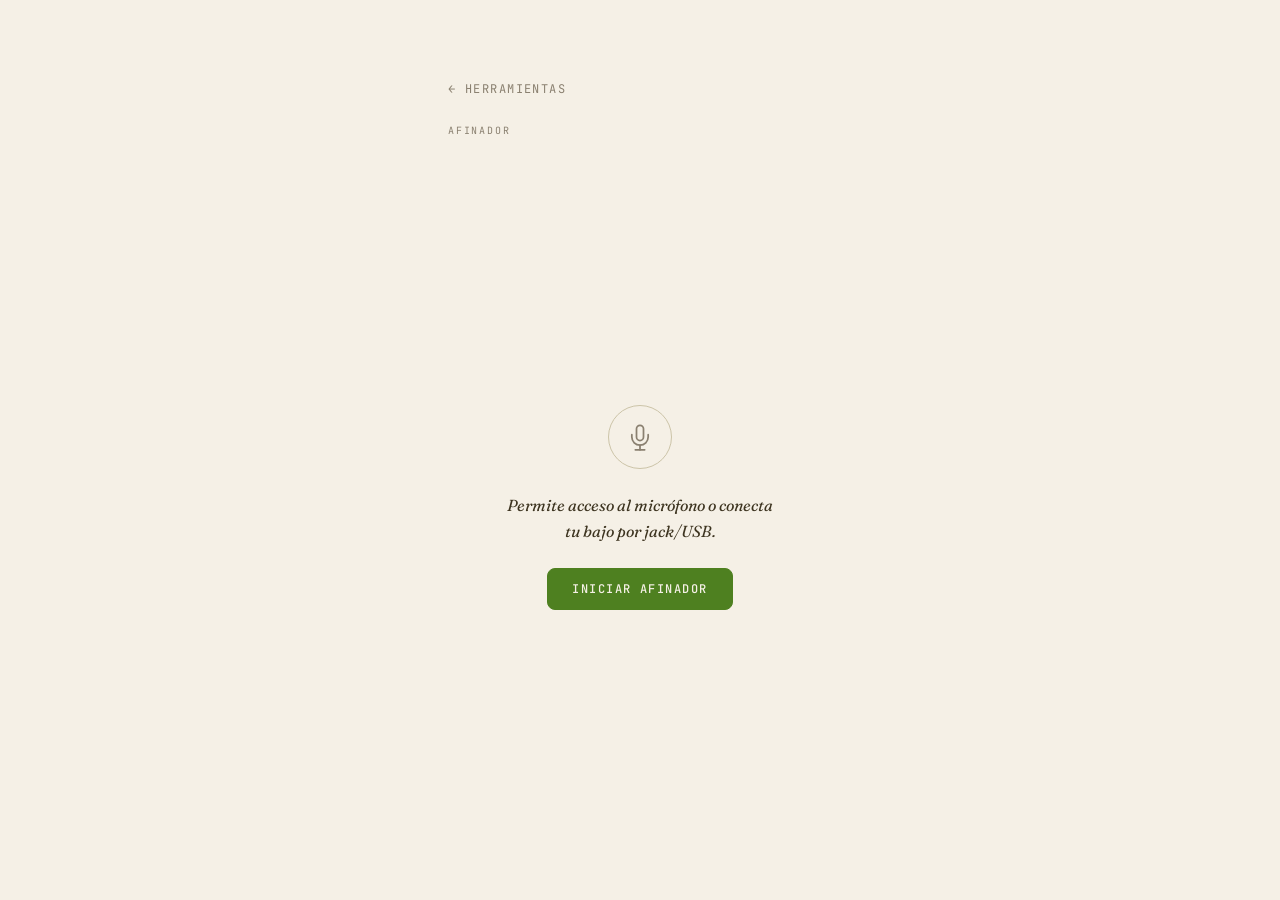
<file: herramientas/afinador.html>
<!DOCTYPE html>
<html lang="es">
<head>
  <meta charset="UTF-8">
  <meta name="viewport" content="width=device-width, initial-scale=1.0">
  <title>Afinador — Jorge Malgesto</title>

  <link rel="preconnect" href="https://fonts.googleapis.com">
  <link rel="preconnect" href="https://fonts.gstatic.com" crossorigin>
  <link href="https://fonts.googleapis.com/css2?family=Fraunces:ital,opsz,wght@0,9..144,400;0,9..144,500;1,9..144,400;1,9..144,500&family=DM+Sans:wght@400;500&family=JetBrains+Mono:wght@400;500&display=swap" rel="stylesheet">
  <link rel="stylesheet" href="../css/system.css?v=light">

  <style>
    .page {
      max-width: 480px;
      margin: 0 auto;
      padding: var(--sp-5);
      padding-bottom: var(--sp-8);
      min-height: 100dvh;
      display: flex;
      flex-direction: column;
    }

    .tool-header {
      padding: var(--sp-6) 0 var(--sp-5);
    }
    .tool-header__back { display: block; margin-bottom: var(--sp-5); }
    .tool-header__title {
      font-family: var(--font-mono);
      font-size: var(--fs-mono-sm);
      text-transform: uppercase;
      letter-spacing: 0.18em;
      color: var(--color-text-dim);
    }

    /* ── Estado inicial ────────────────────────────────────── */
    .state { display: none; flex-direction: column; flex: 1; }
    .state.active { display: flex; }

    /* Inicio */
    .start-screen {
      flex: 1;
      display: flex;
      flex-direction: column;
      justify-content: center;
      align-items: center;
      gap: var(--sp-5);
      text-align: center;
      padding: var(--sp-7) 0;
    }
    .start-screen__icon {
      width: 64px;
      height: 64px;
      border: var(--border-medium);
      border-radius: 50%;
      display: flex;
      align-items: center;
      justify-content: center;
      color: var(--color-text-dim);
    }
    .start-screen__text {
      font-family: var(--font-serif);
      font-size: var(--fs-body);
      font-style: italic;
      color: var(--color-text-soft);
      max-width: 280px;
      line-height: 1.6;
    }

    /* ── Selector de fuente ─────────────────────────────────── */
    .source-section {
      border-top: var(--border-thin);
      padding: var(--sp-4) 0;
    }
    .source-label {
      font-family: var(--font-mono);
      font-size: var(--fs-mono-sm);
      text-transform: uppercase;
      letter-spacing: 0.18em;
      color: var(--color-text-dim);
      margin-bottom: var(--sp-2);
    }
    .source-select {
      width: 100%;
      background: var(--color-bg-card);
      border: var(--border-thin);
      border-radius: var(--radius-md);
      color: var(--color-text-soft);
      font-family: var(--font-mono);
      font-size: var(--fs-mono);
      padding: var(--sp-3) var(--sp-4);
      appearance: none;
      cursor: pointer;
    }
    .source-select:focus { outline: none; border-color: var(--color-border-soft); }

    /* ── Display principal ──────────────────────────────────── */
    .tuner-display {
      flex: 1;
      display: flex;
      flex-direction: column;
      gap: var(--sp-5);
      padding: var(--sp-6) 0;
    }

    /* Nota + Hz */
    .note-display {
      display: flex;
      flex-direction: column;
      align-items: center;
      gap: var(--sp-2);
    }
    .note-name {
      font-family: var(--font-serif);
      font-size: 88px;
      font-weight: 500;
      line-height: 1;
      color: var(--color-text);
      transition: color 200ms ease-out;
      letter-spacing: -0.03em;
      display: flex;
      align-items: baseline;
      gap: 4px;
    }
    .note-name.in-tune  { color: var(--color-text); }
    .note-name.out-tune { color: var(--color-accent); }
    .note-name.silent   { color: var(--color-text-faint); }
    .note-octave {
      font-family: var(--font-mono);
      font-size: var(--fs-h3);
      color: var(--color-text-dim);
      align-self: flex-end;
      padding-bottom: 12px;
    }
    .note-freq {
      font-family: var(--font-mono);
      font-size: var(--fs-h2);
      color: var(--color-text-soft);
      transition: color 200ms ease-out;
    }
    .note-freq.silent { color: var(--color-text-faint); }

    /* Indicador de cents */
    .cents-container {
      display: flex;
      flex-direction: column;
      gap: var(--sp-2);
    }
    .cents-bar {
      position: relative;
      height: 8px;
      background: var(--color-bg-soft);
      border-radius: var(--radius-pill);
      overflow: visible;
    }
    .cents-bar__center {
      position: absolute;
      left: 50%;
      top: -4px;
      bottom: -4px;
      width: 1px;
      background: var(--color-border-soft);
    }
    .cents-indicator {
      position: absolute;
      top: 50%;
      width: 16px;
      height: 16px;
      border-radius: 50%;
      background: var(--color-text-dim);
      transform: translate(-50%, -50%);
      transition: left 100ms ease-out, background 200ms ease-out;
      left: 50%;
    }
    .cents-indicator.in-tune  { background: var(--color-text); box-shadow: 0 0 8px rgba(240,235,226,0.3); }
    .cents-indicator.out-tune { background: var(--color-accent); }
    .cents-indicator.silent   { background: var(--color-text-faint); }

    .cents-labels {
      display: flex;
      justify-content: space-between;
    }
    .cents-label {
      font-family: var(--font-mono);
      font-size: var(--fs-mono-sm);
      color: var(--color-text-faint);
    }
    .cents-value {
      font-family: var(--font-mono);
      font-size: var(--fs-mono);
      color: var(--color-text-soft);
      text-align: center;
      min-height: 16px;
      transition: color 200ms ease-out;
    }
    .cents-value.in-tune  { color: var(--color-text-soft); }
    .cents-value.out-tune { color: var(--color-accent); }
    .cents-value.silent   { color: var(--color-text-faint); }

    /* ── Pills de cuerdas ────────────────────────────────────── */
    .strings-section {
      border-top: var(--border-thin);
      padding-top: var(--sp-4);
    }
    .strings-label {
      font-family: var(--font-mono);
      font-size: var(--fs-mono-sm);
      text-transform: uppercase;
      letter-spacing: 0.18em;
      color: var(--color-text-dim);
      margin-bottom: var(--sp-3);
    }
    .strings-pills {
      display: flex;
      gap: var(--sp-2);
      flex-wrap: wrap;
    }
    .string-pill {
      font-family: var(--font-mono);
      font-size: var(--fs-mono);
      text-transform: uppercase;
      letter-spacing: 0.1em;
      padding: var(--sp-2) var(--sp-4);
      border-radius: var(--radius-pill);
      border: 0.5px solid var(--color-border);
      background: transparent;
      color: var(--color-text-mute);
      cursor: pointer;
      transition: all 150ms ease-out;
      user-select: none;
    }
    .string-pill.nearest {
      background: var(--color-accent-soft);
      color: var(--color-accent);
      border-color: var(--color-accent);
    }
    .string-pill.target {
      background: var(--color-bg-soft);
      color: var(--color-text-soft);
      border-color: var(--color-border-soft);
    }

    /* Drop D toggle */
    .drop-d-row {
      display: flex;
      align-items: center;
      gap: var(--sp-3);
      margin-top: var(--sp-3);
    }
    .drop-d-label {
      font-family: var(--font-mono);
      font-size: var(--fs-mono);
      text-transform: uppercase;
      letter-spacing: 0.12em;
      color: var(--color-text-dim);
      cursor: pointer;
      user-select: none;
    }
    .toggle-switch {
      position: relative;
      width: 36px;
      height: 20px;
      cursor: pointer;
    }
    .toggle-switch input { opacity: 0; width: 0; height: 0; position: absolute; }
    .toggle-track {
      position: absolute;
      inset: 0;
      background: var(--color-bg-soft);
      border: var(--border-thin);
      border-radius: var(--radius-pill);
      transition: background 200ms ease-out;
    }
    .toggle-thumb {
      position: absolute;
      top: 3px; left: 3px;
      width: 12px; height: 12px;
      background: var(--color-text-mute);
      border-radius: 50%;
      transition: transform 200ms ease-out, background 200ms ease-out;
    }
    .toggle-switch input:checked ~ .toggle-track { background: var(--color-accent-soft); border-color: var(--color-accent); }
    .toggle-switch input:checked ~ .toggle-thumb { transform: translateX(16px); background: var(--color-accent); }

    /* ── Error ────────────────────────────────────────────── */
    .error-screen {
      flex: 1;
      display: flex;
      flex-direction: column;
      justify-content: center;
      align-items: center;
      gap: var(--sp-4);
      text-align: center;
    }
    .error-screen__msg {
      font-family: var(--font-serif);
      font-size: var(--fs-body);
      font-style: italic;
      color: var(--color-accent);
    }

    /* ── Botón stop ───────────────────────────────────────── */
    .stop-btn {
      margin-top: auto;
      padding-top: var(--sp-5);
    }

    @media (min-width: 768px) {
      .page { padding: var(--sp-7); }
      .note-name { font-size: 110px; }
    }
  </style>
</head>
<body>
<div class="page">

  <header class="tool-header">
    <a href="../herramientas/" class="return-link tool-header__back">← Herramientas</a>
    <p class="tool-header__title">Afinador</p>
  </header>

  <!-- Estado: inicio -->
  <div class="state active" id="state-start">
    <div class="start-screen">
      <div class="start-screen__icon">
        <svg width="28" height="28" viewBox="0 0 24 24" fill="none" stroke="currentColor" stroke-width="1.5" stroke-linecap="round" stroke-linejoin="round">
          <path d="M12 2a3 3 0 0 0-3 3v7a3 3 0 0 0 6 0V5a3 3 0 0 0-3-3z"/>
          <path d="M19 10v2a7 7 0 0 1-14 0v-2"/>
          <line x1="12" y1="19" x2="12" y2="23"/>
          <line x1="8"  y1="23" x2="16" y2="23"/>
        </svg>
      </div>
      <p class="start-screen__text">Permite acceso al micrófono o conecta tu bajo por jack/USB.</p>
      <button class="btn btn--primary" id="btn-start">Iniciar afinador</button>
    </div>
  </div>

  <!-- Estado: activo -->
  <div class="state" id="state-active">

    <div class="source-section">
      <p class="source-label">Fuente de audio</p>
      <select class="source-select" id="source-select">
        <option value="">Micrófono interno</option>
      </select>
    </div>

    <div class="tuner-display">
      <!-- Nota + Hz -->
      <div class="note-display">
        <div class="note-name silent" id="note-name">
          <span id="note-letter">·</span>
          <span class="note-octave" id="note-octave"></span>
        </div>
        <span class="note-freq silent" id="note-freq">— Hz</span>
      </div>

      <!-- Cents -->
      <div class="cents-container">
        <div class="cents-bar">
          <div class="cents-bar__center"></div>
          <div class="cents-indicator silent" id="cents-indicator"></div>
        </div>
        <div class="cents-labels">
          <span class="cents-label">-50</span>
          <span class="cents-value silent" id="cents-value">— cents</span>
          <span class="cents-label">+50</span>
        </div>
      </div>
    </div>

    <!-- Cuerdas -->
    <div class="strings-section">
      <p class="strings-label">Cuerdas estándar</p>
      <div class="strings-pills" id="strings-pills"></div>
      <div class="drop-d-row">
        <label class="toggle-switch" for="drop-d">
          <input type="checkbox" id="drop-d">
          <div class="toggle-track"></div>
          <div class="toggle-thumb"></div>
        </label>
        <span class="drop-d-label" onclick="document.getElementById('drop-d').click()">Drop D</span>
      </div>
    </div>

    <div class="stop-btn">
      <button class="btn btn--ghost" id="btn-stop">Detener</button>
    </div>

  </div>

  <!-- Estado: error -->
  <div class="state" id="state-error">
    <div class="error-screen">
      <p class="error-screen__msg" id="error-msg">No se pudo acceder al micrófono.</p>
      <button class="btn btn--ghost" id="btn-retry">Reintentar</button>
    </div>
  </div>

</div>

<script type="module">
import { detectPitchYIN, freqToNote, nearestString, BASS_STRINGS_STANDARD, BASS_STRINGS_DROP_D } from '../js/pitch-detection.js';

/* ── Estado de la app ──────────────────────────────────────── */
let audioCtx    = null;
let stream      = null;
let analyser    = null;
let rafId       = null;
let dropD       = false;
let targetStr   = null;
let buffer      = null;

const TUNE_THRESHOLD = 5; // cents

/* ── Elementos DOM ─────────────────────────────────────────── */
const states = {
  start:  document.getElementById('state-start'),
  active: document.getElementById('state-active'),
  error:  document.getElementById('state-error'),
};

function showState(name) {
  Object.values(states).forEach(el => el.classList.remove('active'));
  states[name].classList.add('active');
}

/* ── Fuentes de audio ──────────────────────────────────────── */
async function listSources() {
  try {
    const devices = await navigator.mediaDevices.enumerateDevices();
    const inputs  = devices.filter(d => d.kind === 'audioinput');
    const sel     = document.getElementById('source-select');
    sel.innerHTML = '';
    inputs.forEach(d => {
      const opt = document.createElement('option');
      opt.value       = d.deviceId;
      opt.textContent = d.label || 'Micrófono';
      sel.appendChild(opt);
    });
  } catch {}
}

/* ── Iniciar audio ─────────────────────────────────────────── */
async function startTuner(deviceId) {
  try {
    if (stream) stream.getTracks().forEach(t => t.stop());

    const constraints = {
      audio: {
        echoCancellation: false,
        noiseSuppression: false,
        autoGainControl:  false,
        ...(deviceId ? { deviceId: { exact: deviceId } } : {}),
      }
    };

    stream   = await navigator.mediaDevices.getUserMedia(constraints);
    audioCtx = new (window.AudioContext || window.webkitAudioContext)();

    // iOS: reanudar contexto tras gesto
    if (audioCtx.state === 'suspended') await audioCtx.resume();

    analyser            = audioCtx.createAnalyser();
    analyser.fftSize    = 4096;
    buffer              = new Float32Array(analyser.fftSize);

    const src = audioCtx.createMediaStreamSource(stream);
    src.connect(analyser);

    await listSources();
    buildStringPills();
    showState('active');
    tick();

  } catch (err) {
    document.getElementById('error-msg').textContent =
      err.name === 'NotAllowedError'
        ? 'Permiso denegado. Habilita el micrófono en la configuración del navegador.'
        : 'No se pudo acceder al audio. Verifica tu dispositivo.';
    showState('error');
  }
}

function stopTuner() {
  if (rafId) { cancelAnimationFrame(rafId); rafId = null; }
  if (stream) { stream.getTracks().forEach(t => t.stop()); stream = null; }
  if (audioCtx) { audioCtx.close(); audioCtx = null; }
  resetDisplay();
  showState('start');
}

/* ── Loop de detección ─────────────────────────────────────── */
function tick() {
  rafId = requestAnimationFrame(tick);
  analyser.getFloatTimeDomainData(buffer);

  // Detectar si hay señal
  const rms = Math.sqrt(buffer.reduce((s, v) => s + v * v, 0) / buffer.length);
  if (rms < 0.003) { setDisplay(null); return; }

  const freq = detectPitchYIN(buffer, audioCtx.sampleRate);
  if (freq > 0) {
    const note = freqToNote(freq);
    setDisplay(note);
  } else {
    setDisplay(null);
  }
}

/* ── Actualizar UI ─────────────────────────────────────────── */
function setDisplay(note) {
  const letterEl    = document.getElementById('note-letter');
  const octaveEl    = document.getElementById('note-octave');
  const freqEl      = document.getElementById('note-freq');
  const centsEl     = document.getElementById('cents-value');
  const indicatorEl = document.getElementById('cents-indicator');
  const nameEl      = document.getElementById('note-name');

  if (!note) {
    resetDisplay();
    highlightNearestPill(null);
    return;
  }

  const { noteName, octave, cents, freq } = note;
  const inTune = Math.abs(cents) <= TUNE_THRESHOLD;
  const cls    = inTune ? 'in-tune' : 'out-tune';

  letterEl.textContent = noteName;
  octaveEl.textContent = octave;
  freqEl.textContent   = `${freq.toFixed(1)} Hz`;
  centsEl.textContent  = cents === 0 ? '0 cents' : `${cents > 0 ? '+' : ''}${cents} cents`;

  nameEl.className      = `note-name ${cls}`;
  freqEl.className      = `note-freq ${cls}`;
  centsEl.className     = `cents-value ${cls}`;
  indicatorEl.className = `cents-indicator ${cls}`;

  // Posición del indicador: cents va de -50 a +50
  const clamped = Math.max(-50, Math.min(50, cents));
  const pct     = ((clamped + 50) / 100) * 100;
  indicatorEl.style.left = `${pct}%`;

  // Resaltar cuerda más cercana
  const nearest = nearestString(freq, dropD);
  highlightNearestPill(nearest.name + nearest.octave);
}

function resetDisplay() {
  document.getElementById('note-letter').textContent    = '·';
  document.getElementById('note-octave').textContent    = '';
  document.getElementById('note-freq').textContent      = '— Hz';
  document.getElementById('cents-value').textContent    = '— cents';
  document.getElementById('note-name').className        = 'note-name silent';
  document.getElementById('note-freq').className        = 'note-freq silent';
  document.getElementById('cents-value').className      = 'cents-value silent';
  document.getElementById('cents-indicator').className  = 'cents-indicator silent';
  document.getElementById('cents-indicator').style.left = '50%';
}

/* ── Pills de cuerdas ──────────────────────────────────────── */
function buildStringPills() {
  const strings = dropD ? BASS_STRINGS_DROP_D : BASS_STRINGS_STANDARD;
  const container = document.getElementById('strings-pills');
  container.innerHTML = '';
  strings.forEach(str => {
    const btn = document.createElement('button');
    btn.className    = 'string-pill';
    btn.textContent  = `${str.name}${str.octave}`;
    btn.dataset.key  = str.name + str.octave;
    btn.dataset.freq = str.freq;
    btn.addEventListener('click', () => {
      targetStr = targetStr === btn.dataset.key ? null : btn.dataset.key;
      document.querySelectorAll('.string-pill').forEach(b => b.classList.remove('target'));
      if (targetStr) btn.classList.add('target');
    });
    container.appendChild(btn);
  });
}

function highlightNearestPill(key) {
  document.querySelectorAll('.string-pill').forEach(btn => {
    btn.classList.remove('nearest');
    if (key && btn.dataset.key === key && !btn.classList.contains('target')) {
      btn.classList.add('nearest');
    }
  });
}

/* ── Eventos ─────────────────────────────────────────────────── */
document.getElementById('btn-start').addEventListener('click', async () => {
  // iOS: el AudioContext necesita gesto del usuario
  await startTuner('');
});

document.getElementById('btn-stop').addEventListener('click', stopTuner);
document.getElementById('btn-retry').addEventListener('click', () => startTuner(''));

document.getElementById('source-select').addEventListener('change', e => {
  startTuner(e.target.value);
});

document.getElementById('drop-d').addEventListener('change', e => {
  dropD = e.target.checked;
  targetStr = null;
  buildStringPills();
});
</script>
</body>
</html>
</file>
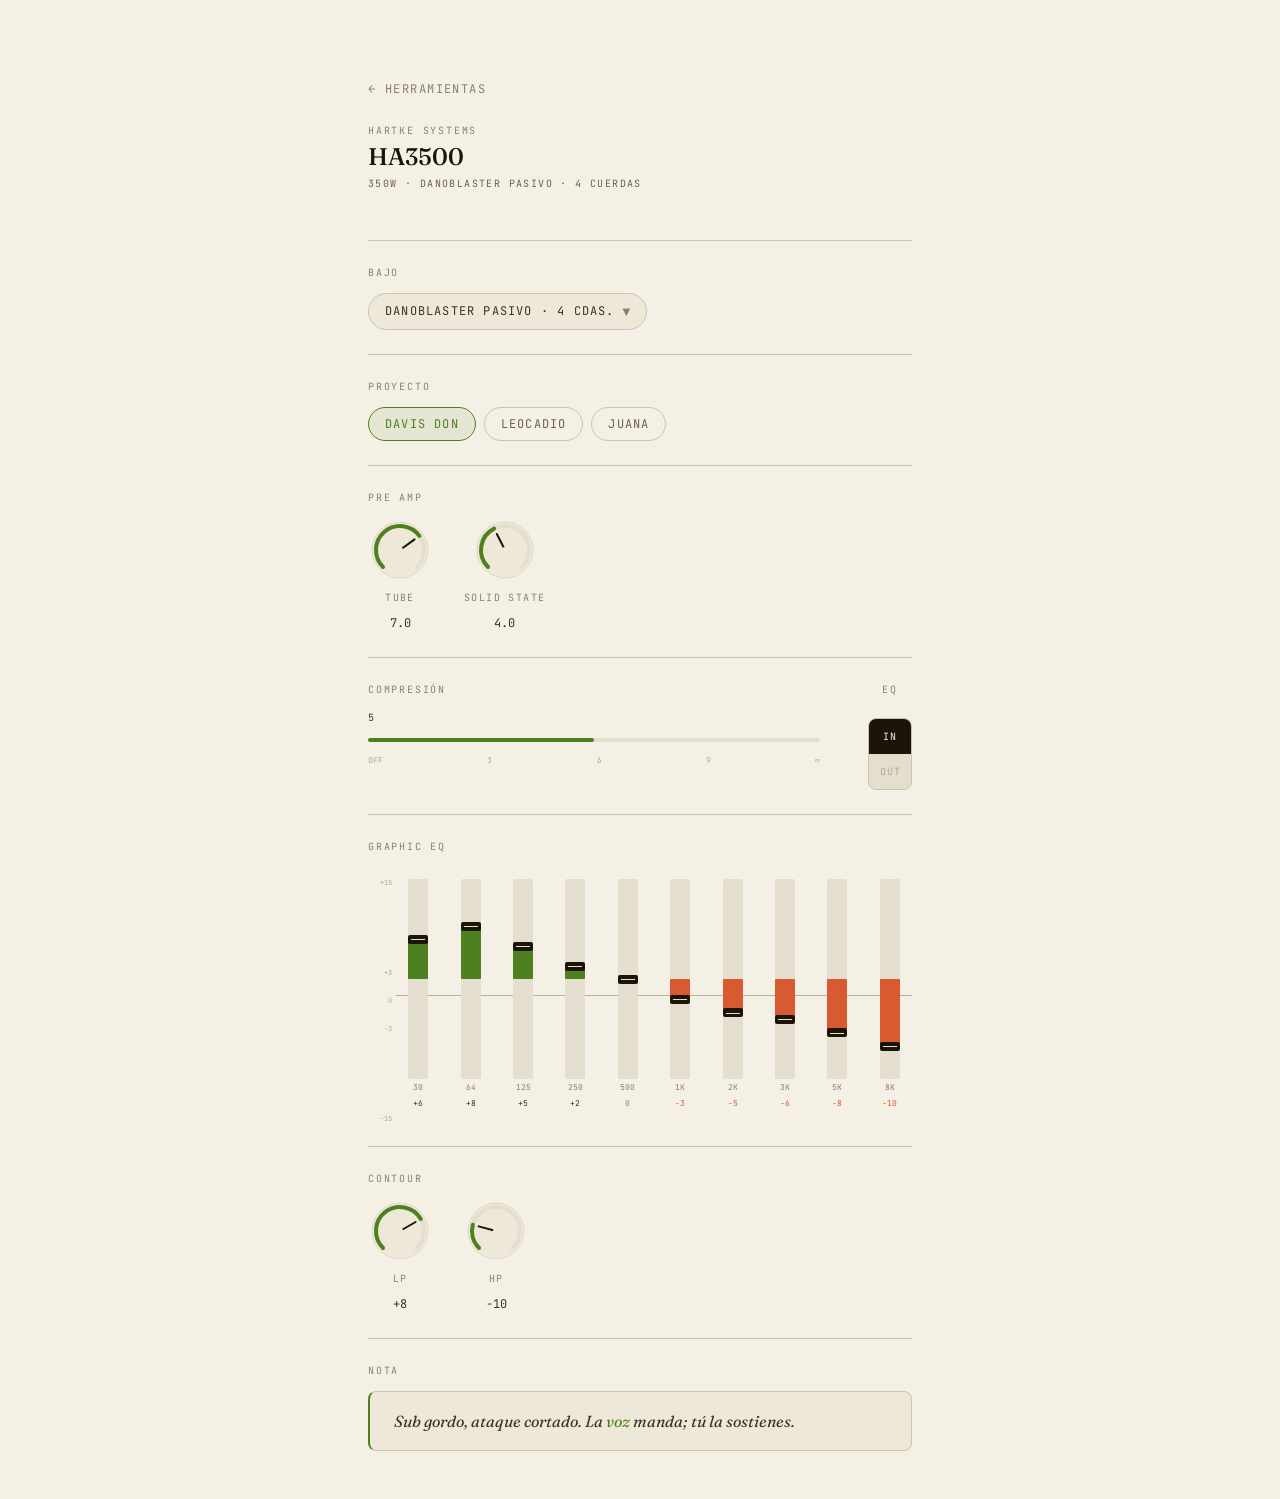
<file: herramientas/hartke.html>
<!DOCTYPE html>
<html lang="es">
<head>
  <meta charset="UTF-8">
  <meta name="viewport" content="width=device-width, initial-scale=1.0">
  <title>Hartke Recomendador — Jorge Malgesto</title>

  <link rel="preconnect" href="https://fonts.googleapis.com">
  <link rel="preconnect" href="https://fonts.gstatic.com" crossorigin>
  <link href="https://fonts.googleapis.com/css2?family=Fraunces:ital,opsz,wght@0,9..144,400;0,9..144,500;1,9..144,400;1,9..144,500&family=DM+Sans:wght@400;500&family=JetBrains+Mono:wght@400;500&display=swap" rel="stylesheet">
  <link rel="stylesheet" href="../css/system.css?v=light">

  <style>
    .page {
      max-width: 640px;
      margin: 0 auto;
      padding: var(--sp-5);
      padding-bottom: var(--sp-8);
    }

    /* ── Header ──────────────────────────────────────────── */
    .tool-header {
      padding: var(--sp-6) 0 var(--sp-5);
    }
    .tool-header__back { display: block; margin-bottom: var(--sp-5); }
    .tool-header__brand {
      font-family: var(--font-mono);
      font-size: var(--fs-mono-sm);
      text-transform: uppercase;
      letter-spacing: 0.18em;
      color: var(--color-text-dim);
      margin-bottom: var(--sp-1);
    }
    .tool-header__model {
      font-family: var(--font-serif);
      font-size: var(--fs-h2);
      font-weight: 500;
      color: var(--color-text);
      line-height: 1.2;
    }
    .tool-header__spec {
      font-family: var(--font-mono);
      font-size: var(--fs-mono-sm);
      text-transform: uppercase;
      letter-spacing: 0.14em;
      color: var(--color-text-mute);
      margin-top: var(--sp-1);
    }

    /* ── Sección genérica ─────────────────────────────────── */
    .section {
      margin-top: var(--sp-5);
      padding-top: var(--sp-5);
      border-top: var(--border-thin);
    }
    .section__label {
      font-family: var(--font-mono);
      font-size: var(--fs-mono-sm);
      text-transform: uppercase;
      letter-spacing: 0.18em;
      color: var(--color-text-dim);
      margin-bottom: var(--sp-3);
    }

    /* ── Selector de bajo ─────────────────────────────────── */
    .bass-selector {
      position: relative;
      display: inline-flex;
      align-items: center;
      gap: var(--sp-2);
      background: var(--color-bg-card);
      border: var(--border-thin);
      border-radius: var(--radius-pill);
      padding: var(--sp-2) var(--sp-4);
      cursor: default;
      user-select: none;
    }
    .bass-selector__name {
      font-family: var(--font-mono);
      font-size: var(--fs-mono);
      text-transform: uppercase;
      letter-spacing: 0.1em;
      color: var(--color-text-soft);
    }
    .bass-selector__chevron {
      color: var(--color-text-dim);
      font-size: 10px;
    }
    .bass-selector__dropdown {
      position: absolute;
      top: calc(100% + 8px);
      left: 0;
      background: var(--color-bg-card);
      border: var(--border-thin);
      border-radius: var(--radius-md);
      padding: var(--sp-3);
      z-index: 10;
      display: none;
      white-space: nowrap;
    }
    .bass-selector:hover .bass-selector__dropdown,
    .bass-selector:focus-within .bass-selector__dropdown { display: block; }
    .bass-selector__dropdown span {
      font-family: var(--font-mono);
      font-size: var(--fs-mono);
      color: var(--color-text-faint);
      text-transform: uppercase;
      letter-spacing: 0.1em;
    }

    /* ── Selector de proyecto (pills) ────────────────────── */
    .project-pills {
      display: flex;
      flex-wrap: wrap;
      gap: var(--sp-2);
    }
    .project-pill {
      font-family: var(--font-mono);
      font-size: var(--fs-mono);
      text-transform: uppercase;
      letter-spacing: 0.1em;
      padding: var(--sp-2) var(--sp-4);
      border-radius: var(--radius-pill);
      border: 0.5px solid var(--color-border);
      background: transparent;
      color: var(--color-text-mute);
      cursor: pointer;
      transition: all 200ms ease-out;
      user-select: none;
    }
    .project-pill.active {
      background: var(--color-accent-soft);
      color: var(--color-accent);
      border-color: var(--color-accent);
    }

    /* ── Pre Amp — dos knobs ─────────────────────────────── */
    .preamp-row {
      display: flex;
      gap: var(--sp-6);
    }
    .knob-group {
      display: flex;
      flex-direction: column;
      align-items: center;
      gap: var(--sp-2);
    }
    .knob-svg { display: block; }
    .knob-label {
      font-family: var(--font-mono);
      font-size: var(--fs-mono-sm);
      text-transform: uppercase;
      letter-spacing: 0.14em;
      color: var(--color-text-dim);
      text-align: center;
    }
    .knob-value {
      font-family: var(--font-mono);
      font-size: var(--fs-mono);
      color: var(--color-text-soft);
      text-align: center;
    }

    /* ── Fila compresión + EQ toggle ─────────────────────── */
    .comp-eq-row {
      display: flex;
      align-items: flex-start;
      gap: var(--sp-7);
    }

    /* Compresión slider */
    .comp-group { flex: 1; }
    .comp-track {
      position: relative;
      height: 4px;
      background: var(--color-bg-soft);
      border-radius: 2px;
      margin: var(--sp-3) 0;
    }
    .comp-fill {
      position: absolute;
      left: 0; top: 0; bottom: 0;
      background: var(--color-accent);
      border-radius: 2px;
      transition: width 350ms cubic-bezier(.4,0,.2,1);
    }
    .comp-tick-row {
      display: flex;
      justify-content: space-between;
    }
    .comp-tick {
      font-family: var(--font-mono);
      font-size: 8px;
      color: var(--color-text-faint);
      text-align: center;
    }
    .comp-tick.active-tick { color: var(--color-text-soft); }
    .comp-display {
      font-family: var(--font-mono);
      font-size: var(--fs-mono-sm);
      text-transform: uppercase;
      letter-spacing: 0.14em;
      color: var(--color-text-soft);
      margin-bottom: var(--sp-2);
    }

    /* EQ IN/OUT toggle */
    .eq-toggle-group {
      display: flex;
      flex-direction: column;
      align-items: center;
      gap: var(--sp-2);
      flex-shrink: 0;
    }
    .eq-toggle {
      width: 44px;
      height: 72px;
      border-radius: var(--radius-md);
      border: var(--border-medium);
      background: var(--color-bg-soft);
      display: flex;
      flex-direction: column;
      overflow: hidden;
      cursor: default;
    }
    .eq-toggle__half {
      flex: 1;
      display: flex;
      align-items: center;
      justify-content: center;
      font-family: var(--font-mono);
      font-size: var(--fs-mono-sm);
      text-transform: uppercase;
      letter-spacing: 0.1em;
      color: var(--color-text-faint);
      transition: background 300ms ease-out, color 300ms ease-out;
    }
    .eq-toggle__half--in.eq-active {
      background: var(--color-text);
      color: var(--color-bg);
    }
    .eq-toggle__half--out.eq-active {
      background: var(--color-bg-soft);
      color: var(--color-text-soft);
    }

    /* ── Graphic EQ — 10 faders ──────────────────────────── */
    .geq-section {}
    .geq-container {
      display: flex;
      align-items: flex-end;
      gap: 4px;
      padding: var(--sp-3) 0;
      overflow-x: auto;
      /* Marcas laterales a la izquierda */
      padding-left: 28px;
      position: relative;
    }

    /* Escala vertical de dB a la izquierda */
    .geq-scale {
      position: absolute;
      left: 0;
      top: var(--sp-3);
      bottom: 0;
      display: flex;
      flex-direction: column;
      justify-content: space-between;
      pointer-events: none;
    }
    .geq-scale__mark {
      font-family: var(--font-mono);
      font-size: 7px;
      color: var(--color-text-faint);
      line-height: 1;
      text-align: right;
      width: 24px;
    }

    /* Línea de cero */
    .geq-zero-line {
      position: absolute;
      left: 28px; right: 0;
      top: 50%;
      height: 0.5px;
      background: var(--color-border-soft);
      pointer-events: none;
    }

    .fader-col {
      display: flex;
      flex-direction: column;
      align-items: center;
      gap: var(--sp-1);
      flex: 1;
      min-width: 28px;
    }
    .fader-track {
      position: relative;
      width: 20px;
      height: 150px;
      background: var(--color-bg-soft);
      border-radius: 2px;
      flex-shrink: 0;
    }
    .fader-fill-pos {
      position: absolute;
      left: 0; right: 0;
      background: var(--color-accent);
      bottom: 50%;
      border-radius: 1px;
      transition: height 350ms cubic-bezier(.4,0,.2,1);
    }
    .fader-fill-neg {
      position: absolute;
      left: 0; right: 0;
      background: #D85A30;
      top: 50%;
      border-radius: 1px;
      transition: height 350ms cubic-bezier(.4,0,.2,1);
    }
    .fader-thumb {
      position: absolute;
      left: 50%;
      transform: translateX(-50%);
      width: 20px;
      height: 9px;
      background: var(--color-text);
      border-radius: 2px;
      transition: bottom 350ms cubic-bezier(.4,0,.2,1);
    }
    .fader-thumb::after {
      content: '';
      position: absolute;
      left: 3px; right: 3px;
      top: 50%; height: 0.5px;
      background: var(--color-bg-soft);
    }
    .fader-freq {
      font-family: var(--font-mono);
      font-size: 8px;
      text-transform: uppercase;
      color: var(--color-text-dim);
      text-align: center;
      line-height: 1.2;
    }
    .fader-val {
      font-family: var(--font-mono);
      font-size: 8px;
      text-align: center;
      color: var(--color-text-soft);
      min-height: 12px;
      transition: color 300ms ease-out;
    }
    .fader-val.pos { color: var(--color-text-soft); }
    .fader-val.neg { color: #D85A30; }
    .fader-val.zero { color: var(--color-text-dim); }

    /* ── Contour knobs ───────────────────────────────────── */
    .contour-row {
      display: flex;
      gap: var(--sp-6);
    }

    /* ── Nota del preset ─────────────────────────────────── */
    .preset-note {
      background: var(--color-bg-card);
      border: var(--border-thin);
      border-left: 2px solid var(--color-accent);
      border-radius: var(--radius-md);
      padding: var(--sp-4) var(--sp-5);
    }
    .preset-note p {
      font-family: var(--font-serif);
      font-size: var(--fs-body);
      font-style: italic;
      color: var(--color-text-soft);
      line-height: 1.65;
    }

    @media (min-width: 480px) {
      .fader-track { height: 180px; }
      .fader-col { min-width: 32px; }
      .geq-container { gap: 6px; }
    }

    @media (min-width: 768px) {
      .page { padding: var(--sp-7); }
      .fader-track { height: 200px; }
      .fader-col { min-width: 36px; }
      .geq-container { gap: 8px; }
    }
  </style>
</head>
<body>
<div class="page">

  <!-- Header -->
  <header class="tool-header">
    <a href="../herramientas/" class="return-link tool-header__back">← Herramientas</a>
    <p class="tool-header__brand">Hartke Systems</p>
    <h1 class="tool-header__model">HA3500</h1>
    <p class="tool-header__spec">350W · Danoblaster pasivo · 4 cuerdas</p>
  </header>

  <!-- Bajo -->
  <section class="section">
    <p class="section__label">Bajo</p>
    <div class="bass-selector" tabindex="0" aria-label="Selector de bajo">
      <span class="bass-selector__name">Danoblaster pasivo · 4 cdas.</span>
      <span class="bass-selector__chevron">▼</span>
      <div class="bass-selector__dropdown">
        <span>Próximamente: agregar bajo</span>
      </div>
    </div>
  </section>

  <!-- Proyecto -->
  <section class="section">
    <p class="section__label">Proyecto</p>
    <div class="project-pills">
      <button class="project-pill active" data-project="davis-don">Davis Don</button>
      <button class="project-pill" data-project="leocadio">Leocadio</button>
      <button class="project-pill" data-project="juana">Juana</button>
    </div>
  </section>

  <!-- Pre Amp -->
  <section class="section">
    <p class="section__label">Pre Amp</p>
    <div class="preamp-row">
      <div class="knob-group">
        <svg class="knob-svg" id="knob-tube" width="64" height="64" viewBox="0 0 64 64" aria-label="Tube"></svg>
        <span class="knob-label">Tube</span>
        <span class="knob-value" id="val-tube">7.0</span>
      </div>
      <div class="knob-group">
        <svg class="knob-svg" id="knob-ss" width="64" height="64" viewBox="0 0 64 64" aria-label="Solid State"></svg>
        <span class="knob-label">Solid State</span>
        <span class="knob-value" id="val-ss">4.0</span>
      </div>
    </div>
  </section>

  <!-- Compresión + EQ -->
  <section class="section">
    <div class="comp-eq-row">
      <div class="comp-group">
        <p class="section__label">Compresión</p>
        <p class="comp-display" id="comp-display">5</p>
        <div class="comp-track">
          <div class="comp-fill" id="comp-fill"></div>
        </div>
        <div class="comp-tick-row">
          <span class="comp-tick">OFF</span>
          <span class="comp-tick">3</span>
          <span class="comp-tick">6</span>
          <span class="comp-tick">9</span>
          <span class="comp-tick">∞</span>
        </div>
      </div>
      <div class="eq-toggle-group">
        <p class="section__label">EQ</p>
        <div class="eq-toggle" id="eq-toggle">
          <div class="eq-toggle__half eq-toggle__half--in" id="eq-in">IN</div>
          <div class="eq-toggle__half eq-toggle__half--out" id="eq-out">OUT</div>
        </div>
      </div>
    </div>
  </section>

  <!-- Graphic EQ -->
  <section class="section">
    <p class="section__label">Graphic EQ</p>
    <div class="geq-container" id="geq-container">
      <div class="geq-scale" id="geq-scale"></div>
      <div class="geq-zero-line" id="geq-zero-line"></div>
      <!-- faders generados por JS -->
    </div>
  </section>

  <!-- Contour -->
  <section class="section">
    <p class="section__label">Contour</p>
    <div class="contour-row">
      <div class="knob-group">
        <svg class="knob-svg" id="knob-lp" width="64" height="64" viewBox="0 0 64 64" aria-label="Low Pass"></svg>
        <span class="knob-label">LP</span>
        <span class="knob-value" id="val-lp">+8</span>
      </div>
      <div class="knob-group">
        <svg class="knob-svg" id="knob-hp" width="64" height="64" viewBox="0 0 64 64" aria-label="High Pass"></svg>
        <span class="knob-label">HP</span>
        <span class="knob-value" id="val-hp">-10</span>
      </div>
    </div>
  </section>

  <!-- Nota -->
  <section class="section">
    <p class="section__label">Nota</p>
    <div class="preset-note">
      <p id="preset-note-text"></p>
    </div>
  </section>

</div>

<script>
/* ── Datos de presets ─────────────────────────────────────── */
const PRESETS = {
  'davis-don': {
    name: 'Davis Don', genre: 'Hip hop',
    preampA: 7, preampB: 4,
    compression: 5, eqIn: true,
    eq: [6, 8, 5, 2, 0, -3, -5, -6, -8, -10],
    contourLP: 8, contourHP: -10,
    note: 'Sub gordo, ataque cortado. La <em class="accent-text">voz</em> manda; tú la sostienes.'
  },
  'leocadio': {
    name: 'Leocadio', genre: 'Cumbia con acordeón',
    preampA: 6, preampB: 5,
    compression: 3, eqIn: true,
    eq: [3, 6, 7, 5, 2, 0, -3, -5, -6, -8],
    contourLP: 5, contourHP: -4,
    note: 'Bordoneo redondo. El <em class="accent-text">acordeón</em> vive en los altos; tú no entras ahí.'
  },
  'juana': {
    name: 'Juana', genre: 'Rock punk',
    preampA: 4, preampB: 8,
    compression: 0, eqIn: true,
    eq: [-2, 3, 5, 6, 7, 6, 5, 4, 3, 1],
    contourLP: -2, contourHP: 4,
    note: 'Sin compresión, sin <em class="accent-text">disculpas</em>. Que las guitarras se peleen contigo.'
  }
};

const FREQ_LABELS = ['30', '64', '125', '250', '500', '1k', '2k', '3k', '5k', '8k'];
const GEQ_RANGE   = 15; // -15 a +15
const KNOB_MIN_DEG = -135;
const KNOB_MAX_DEG =  135;

let currentPreset = 'davis-don';
let animating = false;

/* ── Knob SVG ────────────────────────────────────────────── */
function polarToXY(cx, cy, r, deg) {
  const rad = (deg - 90) * Math.PI / 180;
  return { x: cx + r * Math.cos(rad), y: cy + r * Math.sin(rad) };
}

function describeArc(cx, cy, r, startDeg, endDeg) {
  const s = polarToXY(cx, cy, r, startDeg);
  const e = polarToXY(cx, cy, r, endDeg);
  const large = (endDeg - startDeg) > 180 ? 1 : 0;
  return `M ${s.x} ${s.y} A ${r} ${r} 0 ${large} 1 ${e.x} ${e.y}`;
}

function renderKnob(svgEl, value, min, max) {
  const cx = 32, cy = 32, r = 24;
  const pct = (value - min) / (max - min);
  const deg = KNOB_MIN_DEG + pct * (KNOB_MAX_DEG - KNOB_MIN_DEG);

  const trackPath  = describeArc(cx, cy, r, KNOB_MIN_DEG, KNOB_MAX_DEG);
  const fillPath   = describeArc(cx, cy, r, KNOB_MIN_DEG, deg);
  const indicator  = polarToXY(cx, cy, r - 6, deg);

  svgEl.innerHTML = `
    <circle cx="${cx}" cy="${cy}" r="${r+4}" fill="var(--color-bg-card)" stroke="var(--color-border)" stroke-width="0.5"/>
    <path d="${trackPath}" fill="none" stroke="var(--color-bg-soft)" stroke-width="4" stroke-linecap="round"/>
    <path d="${fillPath}"  fill="none" stroke="var(--color-accent)"   stroke-width="4" stroke-linecap="round" class="knob-arc-fill"/>
    <line x1="${cx}" y1="${cy}" x2="${indicator.x}" y2="${indicator.y}"
          stroke="var(--color-text)" stroke-width="2" stroke-linecap="round" class="knob-indicator"/>
    <circle cx="${cx}" cy="${cy}" r="3" fill="var(--color-bg-card)"/>
  `;
}

/* ── GEQ: inicializar faders ─────────────────────────────── */
function buildGEQ() {
  const container = document.getElementById('geq-container');
  // Limpiar faders viejos pero conservar escala y línea de cero
  container.querySelectorAll('.fader-col').forEach(el => el.remove());

  FREQ_LABELS.forEach((freq, i) => {
    const col = document.createElement('div');
    col.className = 'fader-col';
    col.innerHTML = `
      <div class="fader-track" id="ftrack-${i}">
        <div class="fader-fill-pos" id="ffill-pos-${i}" style="height:0"></div>
        <div class="fader-fill-neg" id="ffill-neg-${i}" style="height:0"></div>
        <div class="fader-thumb"    id="fthumb-${i}" style="bottom:calc(50% - 4.5px)"></div>
      </div>
      <span class="fader-freq">${freq}</span>
      <span class="fader-val zero" id="fval-${i}">0</span>
    `;
    container.appendChild(col);
  });

  // Escala de dB
  const scale = document.getElementById('geq-scale');
  const marks = ['+15','','','','+3','0','-3','','','','-15'];
  scale.innerHTML = marks.map(m => `<span class="geq-scale__mark">${m}</span>`).join('');
}

function updateFader(i, value, trackHeight) {
  const pct   = (value / GEQ_RANGE) * 50; // % desde el centro
  const thumb = document.getElementById(`fthumb-${i}`);
  const fillP = document.getElementById(`ffill-pos-${i}`);
  const fillN = document.getElementById(`ffill-neg-${i}`);
  const valEl = document.getElementById(`fval-${i}`);

  // bottom del thumb: 50% = centro
  const thumbBottom = 50 + pct;
  thumb.style.bottom = `calc(${thumbBottom}% - 4.5px)`;

  if (value > 0) {
    fillP.style.height = `${pct}%`;
    fillN.style.height = '0';
  } else if (value < 0) {
    fillP.style.height = '0';
    fillN.style.height = `${Math.abs(pct)}%`;
  } else {
    fillP.style.height = '0';
    fillN.style.height = '0';
  }

  const sign = value > 0 ? '+' : '';
  valEl.textContent = value === 0 ? '0' : `${sign}${value}`;
  valEl.className = `fader-val ${value > 0 ? 'pos' : value < 0 ? 'neg' : 'zero'}`;
}

/* ── Aplicar preset ──────────────────────────────────────── */
function applyPreset(key) {
  const p = PRESETS[key];
  if (!p) return;

  // Knobs preamp
  renderKnob(document.getElementById('knob-tube'), p.preampA, 0, 10);
  renderKnob(document.getElementById('knob-ss'),   p.preampB, 0, 10);
  document.getElementById('val-tube').textContent = p.preampA.toFixed(1);
  document.getElementById('val-ss').textContent   = p.preampB.toFixed(1);

  // Compresión
  const compLabel = p.compression === 0 ? 'OFF' : p.compression === 10 ? '∞' : String(p.compression);
  document.getElementById('comp-display').textContent = compLabel;
  // Fill: 10 posiciones (OFF=0, 1-9, ∞=10)
  const compPct = (p.compression / 10) * 100;
  document.getElementById('comp-fill').style.width = `${compPct}%`;

  // EQ toggle
  const eqIn  = document.getElementById('eq-in');
  const eqOut = document.getElementById('eq-out');
  if (p.eqIn) {
    eqIn.classList.add('eq-active');
    eqOut.classList.remove('eq-active');
  } else {
    eqIn.classList.remove('eq-active');
    eqOut.classList.add('eq-active');
  }

  // Graphic EQ
  p.eq.forEach((val, i) => updateFader(i, val));

  // Contour
  renderKnob(document.getElementById('knob-lp'), p.contourLP, -18, 18);
  renderKnob(document.getElementById('knob-hp'), p.contourHP, -18, 18);
  document.getElementById('val-lp').textContent = (p.contourLP >= 0 ? '+' : '') + p.contourLP;
  document.getElementById('val-hp').textContent = (p.contourHP >= 0 ? '+' : '') + p.contourHP;

  // Nota
  document.getElementById('preset-note-text').innerHTML = p.note;
}

/* ── Pills de proyecto ───────────────────────────────────── */
document.querySelectorAll('.project-pill').forEach(btn => {
  btn.addEventListener('click', () => {
    document.querySelectorAll('.project-pill').forEach(b => b.classList.remove('active'));
    btn.classList.add('active');
    currentPreset = btn.dataset.project;
    applyPreset(currentPreset);
  });
});

/* ── Init ────────────────────────────────────────────────── */
buildGEQ();
applyPreset(currentPreset);
</script>
</body>
</html>
</file>
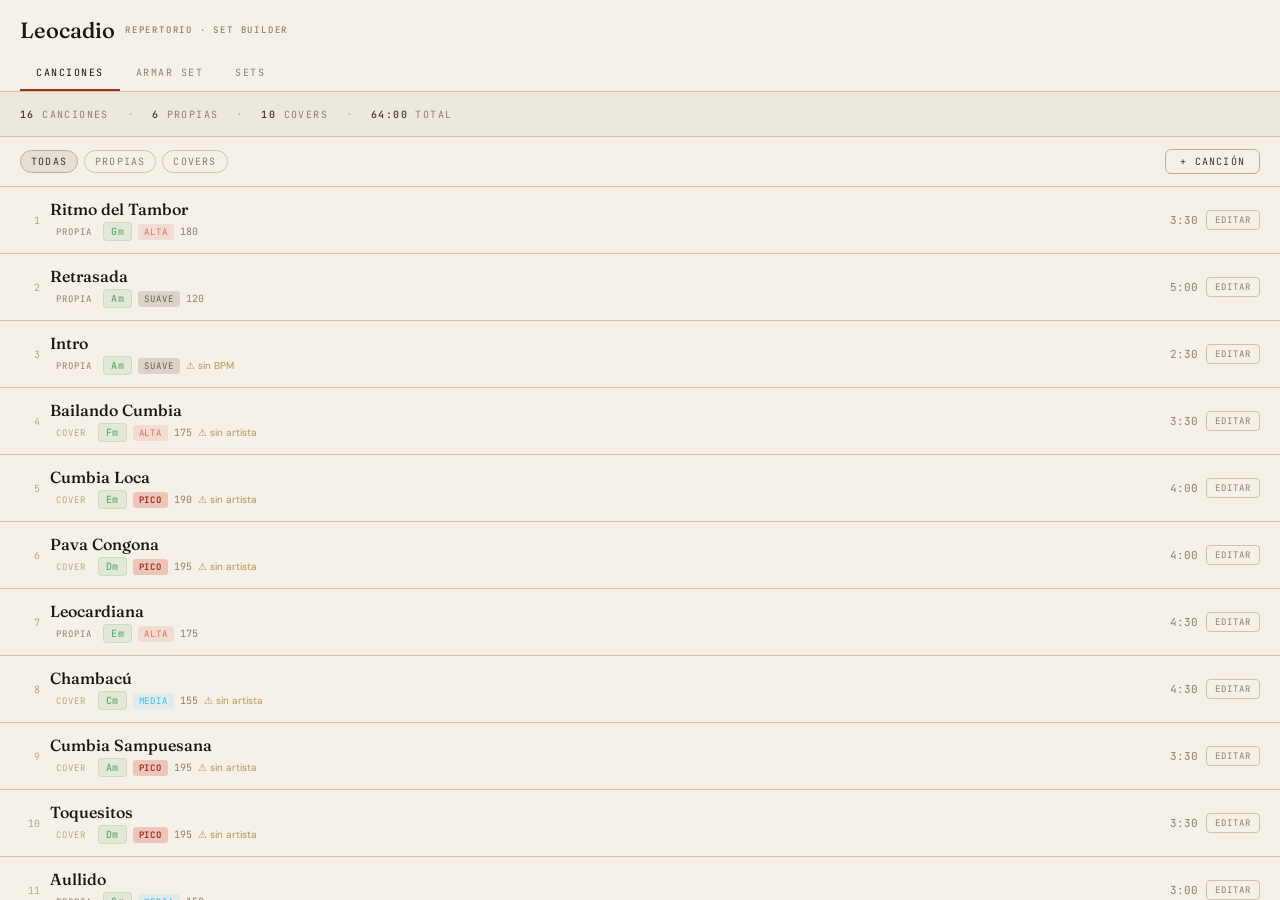
<file: herramientas/leocadio-repertorio.html>
<!DOCTYPE html>
<html lang="es">
<head>
<meta charset="UTF-8">
<meta name="viewport" content="width=device-width, initial-scale=1.0">
<title>Leocadio · Repertorio</title>
<link rel="preconnect" href="https://fonts.googleapis.com">
<link rel="preconnect" href="https://fonts.gstatic.com" crossorigin>
<link href="https://fonts.googleapis.com/css2?family=Fraunces:ital,opsz,wght@0,9..144,400;0,9..144,500;1,9..144,400;1,9..144,500&family=DM+Sans:wght@400;500&family=JetBrains+Mono:wght@400;500&display=swap" rel="stylesheet">
<style>
:root {
  --bg:        #f5f0e8;
  --bg2:       #ede8dc;
  --bg3:       #e6e0d4;
  --text:      #1a1510;
  --soft:      #3d342a;
  --mute:      #6b6050;
  --dim:       #8a8070;
  --faint:     #b0a888;
  --border:    #ccc4a8;
  --border2:   #bab09a;
  --accent:    #a03020;
  --green:     #3a8050;
  --yellow:    #9a7018;
  --serif:     'Fraunces', Georgia, serif;
  --sans:      'DM Sans', system-ui, sans-serif;
  --mono:      'JetBrains Mono', monospace;
  --r:         6px;
}
*,*::before,*::after{box-sizing:border-box;margin:0;padding:0}
html,body{height:100%;overflow:hidden}
body{background:var(--bg);color:var(--text);font-family:var(--sans);font-size:15px;-webkit-font-smoothing:antialiased;display:flex;flex-direction:column}
a{color:inherit;text-decoration:none}
button{font-family:var(--sans);cursor:pointer;border:none;background:none;color:inherit}

/* ── Shell ───────────────────────────────────────────── */
.app-header{
  padding:16px 20px 0;
  flex-shrink:0;
  border-bottom:0.5px solid var(--border);
  background:var(--bg);
}
.app-title{
  font-family:var(--serif);font-size:22px;font-weight:500;
  display:flex;align-items:baseline;gap:10px;margin-bottom:12px;
}
.app-title span{font-family:var(--mono);font-size:9px;text-transform:uppercase;letter-spacing:.2em;color:var(--dim);align-self:center}
.tabs{display:flex;gap:0}
.tab-btn{
  font-family:var(--mono);font-size:10px;text-transform:uppercase;letter-spacing:.15em;
  color:var(--dim);padding:10px 16px;border-bottom:2px solid transparent;
  transition:all 150ms;flex-shrink:0;
}
.tab-btn.active{color:var(--text);border-bottom-color:var(--accent)}
.tab-btn:hover:not(.active){color:var(--soft)}

.content{flex:1;overflow-y:auto;padding:0}

/* ── Stats bar ───────────────────────────────────────── */
.stats-bar{
  display:flex;gap:20px;padding:12px 20px;
  border-bottom:0.5px solid var(--border);
  background:var(--bg2);flex-wrap:wrap;align-items:center;
}
.stat{font-family:var(--mono);font-size:10px;text-transform:uppercase;letter-spacing:.14em;color:var(--dim)}
.stat strong{color:var(--soft);font-weight:500}
.stat-sep{color:var(--faint)}

/* ── Filter pills ────────────────────────────────────── */
.filter-row{
  display:flex;gap:6px;padding:12px 20px;
  border-bottom:0.5px solid var(--border);align-items:center;
  flex-wrap:wrap;
}
.filter-pill{
  font-family:var(--mono);font-size:10px;text-transform:uppercase;letter-spacing:.12em;
  padding:4px 10px;border-radius:99px;border:0.5px solid var(--border);
  color:var(--dim);transition:all 150ms;
}
.filter-pill.active{background:var(--bg3);color:var(--soft);border-color:var(--border2)}
.filter-pill:hover:not(.active){border-color:var(--border2);color:var(--mute)}
.filter-row-right{margin-left:auto}
.btn-add{
  font-family:var(--mono);font-size:10px;text-transform:uppercase;letter-spacing:.12em;
  padding:5px 14px;border-radius:var(--r);border:0.5px solid var(--border2);
  color:var(--soft);transition:all 150ms;
}
.btn-add:hover{border-color:var(--accent);color:var(--accent)}

/* ── Song rows ───────────────────────────────────────── */
.song-list{display:flex;flex-direction:column}
.song-row{
  display:flex;align-items:center;gap:10px;
  padding:12px 20px;border-bottom:0.5px solid var(--border);
  transition:background 100ms;
}
.song-row:hover{background:var(--bg2)}
.song-num{font-family:var(--mono);font-size:10px;color:var(--faint);width:20px;flex-shrink:0;text-align:right}
.song-info{flex:1;min-width:0}
.song-name{font-family:var(--serif);font-size:16px;font-weight:500;white-space:nowrap;overflow:hidden;text-overflow:ellipsis}
.song-meta{display:flex;align-items:center;gap:6px;margin-top:3px;flex-wrap:wrap}
.song-artist{font-size:12px;color:var(--mute);font-style:italic}
.song-right{display:flex;align-items:center;gap:8px;flex-shrink:0}
.song-dur{font-family:var(--mono);font-size:11px;color:var(--dim)}
.song-warn{font-size:10px;color:var(--yellow);opacity:.7}
.btn-edit{
  font-family:var(--mono);font-size:9px;text-transform:uppercase;letter-spacing:.12em;
  padding:3px 8px;border-radius:4px;border:0.5px solid var(--border);
  color:var(--dim);transition:all 150ms;
}
.btn-edit:hover{border-color:var(--border2);color:var(--soft)}

/* Key badge */
.key-badge{
  font-family:var(--mono);font-size:10px;font-weight:500;
  padding:2px 7px;border-radius:4px;letter-spacing:.05em;flex-shrink:0;
}
.key-Am,.key-Em,.key-Dm,.key-Cm,.key-Gm,.key-Fm,.key-Bm,.key-Bbm{
  background:rgba(92,173,110,.12);color:#5cad6e;border:0.5px solid rgba(92,173,110,.2)
}
.key-C,.key-G,.key-D,.key-A,.key-F,.key-Bb,.key-Eb,.key-Ab{
  background:rgba(200,146,42,.12);color:#c8922a;border:0.5px solid rgba(200,146,42,.2)
}
.key-other{background:var(--bg3);color:var(--mute);border:0.5px solid var(--border)}

/* Energy badge */
.e-badge{
  font-family:var(--mono);font-size:9px;text-transform:uppercase;letter-spacing:.1em;
  padding:2px 6px;border-radius:3px;flex-shrink:0;
}
.e-suave{background:rgba(107,98,88,.2);color:var(--mute)}
.e-media{background:rgba(56,189,248,.1);color:#38bdf8}
.e-alta{background:rgba(212,69,48,.12);color:#e07060}
.e-pico{background:rgba(212,69,48,.25);color:var(--accent)}
.e-badge.e-pico{font-weight:700}

/* Tipo badge */
.tipo-badge{
  font-family:var(--mono);font-size:9px;text-transform:uppercase;letter-spacing:.1em;
  padding:2px 6px;border-radius:3px;
}
.tipo-propia{background:rgba(240,235,226,.06);color:var(--dim)}
.tipo-cover{background:rgba(240,235,226,.04);color:var(--faint)}

/* ── Form (slide-up) ─────────────────────────────────── */
.overlay{
  position:fixed;inset:0;background:rgba(0,0,0,.7);z-index:50;
  display:none;align-items:flex-end;
}
.overlay.open{display:flex}
.form-panel{
  background:var(--bg2);border-top:0.5px solid var(--border2);
  width:100%;max-height:90dvh;overflow-y:auto;
  border-radius:12px 12px 0 0;padding:24px 20px 40px;
}
.form-title{
  font-family:var(--serif);font-size:20px;font-weight:500;
  margin-bottom:20px;display:flex;justify-content:space-between;align-items:center;
}
.form-close{font-size:18px;color:var(--dim);transition:color 150ms}
.form-close:hover{color:var(--text)}
.field{margin-bottom:16px}
.field-label{
  font-family:var(--mono);font-size:9px;text-transform:uppercase;letter-spacing:.18em;
  color:var(--dim);display:block;margin-bottom:6px;
}
.field-input,.field-select,.field-textarea{
  width:100%;background:var(--bg);border:0.5px solid var(--border);
  border-radius:var(--r);color:var(--text);font-family:var(--sans);
  font-size:14px;padding:10px 12px;transition:border-color 150ms;
  -webkit-appearance:none;
}
.field-input:focus,.field-select:focus,.field-textarea:focus{
  outline:none;border-color:var(--border2);
}
.field-input::placeholder,.field-textarea::placeholder{color:var(--faint)}
.field-select option{background:var(--bg2)}
.field-row{display:grid;grid-template-columns:1fr 1fr;gap:12px}
.field-row3{display:grid;grid-template-columns:1fr 1fr 1fr;gap:10px}
.tipo-toggle{display:flex;gap:8px}
.tipo-btn{
  flex:1;padding:9px;border-radius:var(--r);border:0.5px solid var(--border);
  font-family:var(--mono);font-size:10px;text-transform:uppercase;letter-spacing:.12em;
  color:var(--dim);transition:all 150ms;
}
.tipo-btn.active{border-color:var(--accent);color:var(--accent);background:rgba(212,69,48,.08)}
.form-actions{display:flex;gap:10px;margin-top:20px}
.btn-save{
  flex:1;padding:12px;background:var(--accent);color:var(--text);
  border-radius:var(--r);font-family:var(--mono);font-size:11px;
  text-transform:uppercase;letter-spacing:.12em;transition:background 150ms;
}
.btn-save:hover{background:#b83a28}
.btn-cancel-form{
  padding:12px 20px;border-radius:var(--r);border:0.5px solid var(--border);
  font-family:var(--mono);font-size:11px;text-transform:uppercase;
  letter-spacing:.12em;color:var(--dim);transition:all 150ms;
}
.btn-cancel-form:hover{border-color:var(--border2);color:var(--soft)}
.btn-delete{
  padding:12px 16px;border-radius:var(--r);border:0.5px solid rgba(212,69,48,.3);
  font-family:var(--mono);font-size:11px;text-transform:uppercase;
  letter-spacing:.12em;color:var(--accent);opacity:.7;transition:all 150ms;
}
.btn-delete:hover{opacity:1;background:rgba(212,69,48,.08)}

/* ── Set builder ─────────────────────────────────────── */
.set-header{
  display:flex;gap:0;padding:12px 20px;border-bottom:0.5px solid var(--border);
  align-items:center;justify-content:space-between;
}
.mode-toggle{display:flex;gap:0;border:0.5px solid var(--border);border-radius:var(--r);overflow:hidden}
.mode-btn{
  font-family:var(--mono);font-size:10px;text-transform:uppercase;letter-spacing:.12em;
  padding:7px 14px;color:var(--dim);transition:all 150ms;
}
.mode-btn.active{background:var(--bg3);color:var(--soft)}
.set-columns{display:grid;grid-template-columns:1fr 1fr;height:calc(100% - 44px)}
.set-col{display:flex;flex-direction:column;overflow:hidden}
.set-col+.set-col{border-left:0.5px solid var(--border)}
.set-col-header{
  padding:10px 14px;border-bottom:0.5px solid var(--border);
  font-family:var(--mono);font-size:9px;text-transform:uppercase;letter-spacing:.18em;
  color:var(--dim);display:flex;align-items:center;justify-content:space-between;
  flex-shrink:0;background:var(--bg2);
}
.set-col-body{flex:1;overflow-y:auto}

/* Pool song (left) */
.pool-song{
  display:flex;align-items:center;gap:8px;
  padding:10px 14px;border-bottom:0.5px solid var(--border);
  transition:background 100ms;cursor:pointer;
}
.pool-song:hover{background:var(--bg3)}
.pool-song.in-set{opacity:.3;pointer-events:none}
.pool-song-name{font-family:var(--serif);font-size:14px;font-weight:500;flex:1;min-width:0;white-space:nowrap;overflow:hidden;text-overflow:ellipsis}
.pool-song-dur{font-family:var(--mono);font-size:10px;color:var(--dim)}
.pool-add-icon{font-size:16px;color:var(--dim);flex-shrink:0;transition:color 150ms}
.pool-song:hover .pool-add-icon{color:var(--green)}

/* Set song (right) */
.set-song{
  border-bottom:0.5px solid var(--border);
}
.set-song-main{
  display:flex;align-items:center;gap:8px;padding:10px 14px;
}
.set-song-num{font-family:var(--mono);font-size:10px;color:var(--faint);width:18px;flex-shrink:0;text-align:right}
.set-song-name{font-family:var(--serif);font-size:14px;font-weight:500;flex:1;min-width:0;white-space:nowrap;overflow:hidden;text-overflow:ellipsis}
.set-song-controls{display:flex;gap:2px;flex-shrink:0}
.ctrl-btn{
  width:26px;height:26px;display:flex;align-items:center;justify-content:center;
  border-radius:4px;font-size:14px;color:var(--dim);transition:all 100ms;
}
.ctrl-btn:hover{background:var(--bg3);color:var(--soft)}
.ctrl-btn.ctrl-del:hover{color:var(--accent)}

/* Key transition connector */
.key-connector{
  display:flex;align-items:center;gap:6px;padding:2px 14px 2px 50px;
}
.key-conn-line{flex:1;height:0.5px;background:var(--border)}
.key-conn-dot{width:7px;height:7px;border-radius:50%;flex-shrink:0}
.conn-same{background:var(--green)}
.conn-relative{background:#4aad6e}
.conn-close{background:#888}
.conn-far{background:var(--faint)}
.conn-unknown{background:transparent;border:0.5px dashed var(--faint)}
.key-conn-label{font-family:var(--mono);font-size:9px;color:var(--faint);flex-shrink:0}

/* Set footer */
.set-footer{
  border-top:0.5px solid var(--border);padding:12px 20px;
  display:flex;align-items:center;justify-content:space-between;
  background:var(--bg2);flex-shrink:0;
  flex-wrap:wrap;gap:8px;
}
.set-time{font-family:var(--mono);font-size:11px;color:var(--mute)}
.set-time strong{color:var(--soft)}
.set-name-input{
  background:var(--bg);border:0.5px solid var(--border);border-radius:var(--r);
  color:var(--text);font-family:var(--serif);font-size:14px;padding:7px 12px;
  width:160px;transition:border-color 150ms;
}
.set-name-input:focus{outline:none;border-color:var(--border2)}
.set-name-input::placeholder{color:var(--faint)}
.btn-save-set{
  font-family:var(--mono);font-size:10px;text-transform:uppercase;letter-spacing:.12em;
  padding:8px 16px;border-radius:var(--r);background:var(--accent);color:var(--text);
  transition:background 150ms;
}
.btn-save-set:hover{background:#b83a28}
.btn-save-set:disabled{opacity:.4;pointer-events:none}

/* Asistido */
.asistido-wrap{padding:20px}
.asistido-grid{display:grid;grid-template-columns:1fr 1fr;gap:12px;margin-bottom:16px}
.arc-options{display:grid;grid-template-columns:1fr 1fr;gap:8px}
.arc-btn{
  padding:12px 10px;border-radius:var(--r);border:0.5px solid var(--border);
  font-family:var(--mono);font-size:9px;text-transform:uppercase;letter-spacing:.1em;
  color:var(--dim);text-align:left;transition:all 150ms;
}
.arc-btn:hover{border-color:var(--border2);color:var(--soft)}
.arc-btn.active{border-color:var(--accent);color:var(--accent);background:rgba(212,69,48,.08)}
.arc-btn-title{display:block;margin-bottom:3px;font-size:10px;color:inherit}
.arc-btn-desc{display:block;font-size:8px;color:var(--faint);font-family:var(--sans);text-transform:none;letter-spacing:0;line-height:1.4}
.btn-generar{
  width:100%;padding:13px;background:var(--accent);color:var(--text);border-radius:var(--r);
  font-family:var(--mono);font-size:11px;text-transform:uppercase;letter-spacing:.15em;
  transition:background 150ms;margin-top:4px;
}
.btn-generar:hover{background:#b83a28}
.asistido-result{margin-top:20px;border-top:0.5px solid var(--border);padding-top:16px;display:none}
.asistido-result.show{display:block}
.asistido-result-title{font-family:var(--mono);font-size:9px;text-transform:uppercase;letter-spacing:.18em;color:var(--dim);margin-bottom:12px}
.result-song{
  display:flex;align-items:center;gap:8px;padding:9px 0;
  border-bottom:0.5px solid var(--border);
}
.result-num{font-family:var(--mono);font-size:10px;color:var(--faint);width:18px;text-align:right}
.result-name{font-family:var(--serif);font-size:14px;font-weight:500;flex:1}
.result-conn{
  display:flex;align-items:center;gap:5px;padding:2px 0 2px 26px;
}
.btn-use-result{
  width:100%;padding:11px;border:0.5px solid var(--border2);border-radius:var(--r);
  font-family:var(--mono);font-size:10px;text-transform:uppercase;letter-spacing:.12em;
  color:var(--soft);transition:all 150ms;margin-top:12px;
}
.btn-use-result:hover{border-color:var(--accent);color:var(--accent)}

/* ── Sets guardados ──────────────────────────────────── */
.sets-header{
  display:flex;align-items:center;justify-content:space-between;
  padding:12px 20px;border-bottom:0.5px solid var(--border);
}
.sets-label{font-family:var(--mono);font-size:9px;text-transform:uppercase;letter-spacing:.18em;color:var(--dim)}
.setlist-card{
  border-bottom:0.5px solid var(--border);padding:14px 20px;
  transition:background 100ms;
}
.setlist-card:hover{background:var(--bg2)}
.setlist-card-title{font-family:var(--serif);font-size:17px;font-weight:500;margin-bottom:4px}
.setlist-card-meta{font-family:var(--mono);font-size:10px;color:var(--dim);margin-bottom:8px}
.setlist-actions{display:flex;gap:6px}
.btn-set-action{
  font-family:var(--mono);font-size:9px;text-transform:uppercase;letter-spacing:.1em;
  padding:4px 10px;border-radius:4px;border:0.5px solid var(--border);
  color:var(--dim);transition:all 150ms;
}
.btn-set-action:hover{border-color:var(--border2);color:var(--soft)}
.btn-set-action.danger:hover{border-color:rgba(212,69,48,.4);color:var(--accent)}

/* Detail view */
.detail-header{
  display:flex;align-items:center;gap:10px;padding:14px 20px;
  border-bottom:0.5px solid var(--border);background:var(--bg2);
}
.btn-back{font-family:var(--mono);font-size:10px;text-transform:uppercase;letter-spacing:.12em;color:var(--dim);transition:color 150ms}
.btn-back:hover{color:var(--soft)}
.detail-title{font-family:var(--serif);font-size:18px;font-weight:500}
.detail-meta{font-family:var(--mono);font-size:10px;color:var(--dim);padding:8px 20px;border-bottom:0.5px solid var(--border)}

/* Empty state */
.empty{padding:48px 20px;text-align:center}
.empty p{font-family:var(--serif);font-style:italic;font-size:15px;color:var(--faint)}

/* Mobile: set builder columns → rows */
@media(max-width:520px){
  .set-columns{grid-template-columns:1fr;height:auto}
  .set-col+.set-col{border-left:none;border-top:0.5px solid var(--border)}
  .set-col{max-height:45dvh}
  .asistido-grid{grid-template-columns:1fr}
  .arc-options{grid-template-columns:1fr 1fr}
}
</style>
</head>
<body>

<header class="app-header">
  <div class="app-title">
    Leocadio <span>Repertorio · Set Builder</span>
  </div>
  <div class="tabs">
    <button class="tab-btn active" data-tab="canciones">Canciones</button>
    <button class="tab-btn" data-tab="armar">Armar Set</button>
    <button class="tab-btn" data-tab="sets">Sets</button>
  </div>
</header>

<div class="content" id="content"></div>

<!-- Song form overlay -->
<div class="overlay" id="overlay">
  <div class="form-panel">
    <div class="form-title">
      <span id="form-title-text">Nueva canción</span>
      <button class="form-close" id="btn-close-form">✕</button>
    </div>
    <div class="field">
      <label class="field-label">Tipo</label>
      <div class="tipo-toggle">
        <button class="tipo-btn active" id="tipo-propia" onclick="setTipo('propia')">Propia</button>
        <button class="tipo-btn" id="tipo-cover" onclick="setTipo('cover')">Cover</button>
      </div>
    </div>
    <div class="field">
      <label class="field-label">Nombre</label>
      <input class="field-input" id="f-nombre" type="text" placeholder="Título de la canción">
    </div>
    <div class="field" id="f-artista-field" style="display:none">
      <label class="field-label">Artista original</label>
      <input class="field-input" id="f-artista" type="text" placeholder="Carlos Vives, Los Corraleros...">
    </div>
    <div class="field-row">
      <div class="field">
        <label class="field-label">Tonalidad</label>
        <select class="field-select" id="f-key">
          <option value="">— sin definir —</option>
          <optgroup label="Menor">
            <option>Am</option><option>Em</option><option>Dm</option>
            <option>Cm</option><option>Gm</option><option>Fm</option>
            <option>Bm</option><option>Bbm</option><option>F#m</option>
          </optgroup>
          <optgroup label="Mayor">
            <option>C</option><option>G</option><option>D</option>
            <option>A</option><option>F</option><option>Bb</option>
            <option>Eb</option><option>Ab</option><option>E</option>
          </optgroup>
        </select>
      </div>
      <div class="field">
        <label class="field-label">Tempo (BPM)</label>
        <input class="field-input" id="f-tempo" type="number" placeholder="175" min="60" max="300">
      </div>
    </div>
    <div class="field-row">
      <div class="field">
        <label class="field-label">Duración (min)</label>
        <input class="field-input" id="f-dur" type="number" placeholder="3.5" step="0.5" min="0.5" max="15">
      </div>
      <div class="field">
        <label class="field-label">Energía</label>
        <select class="field-select" id="f-energia">
          <option value="suave">Suave</option>
          <option value="media" selected>Media</option>
          <option value="alta">Alta</option>
          <option value="pico">Pico</option>
        </select>
      </div>
    </div>
    <div class="field">
      <label class="field-label">Notas</label>
      <input class="field-input" id="f-notas" type="text" placeholder="Intro de 8 compases, cierra con coda...">
    </div>
    <div class="form-actions" id="form-actions">
      <button class="btn-save" id="btn-save-song">Guardar</button>
      <button class="btn-cancel-form" id="btn-cancel-form">Cancelar</button>
    </div>
  </div>
</div>

<script>
// ─────────────────────────────────────────────────────
// DATOS INICIALES
// ─────────────────────────────────────────────────────
const INIT = [
  {n:'Ritmo del Tambor',t:'propia',a:null,k:'Gm',bpm:180,dur:3.5,e:'alta'},
  {n:'Retrasada',t:'propia',a:null,k:'Am',bpm:120,dur:5,e:'suave'},
  {n:'Intro',t:'propia',a:null,k:'Am',bpm:null,dur:2.5,e:'suave'},
  {n:'Bailando Cumbia',t:'cover',a:null,k:'Fm',bpm:175,dur:3.5,e:'alta'},
  {n:'Cumbia Loca',t:'cover',a:null,k:'Em',bpm:190,dur:4,e:'pico'},
  {n:'Pava Congona',t:'cover',a:null,k:'Dm',bpm:195,dur:4,e:'pico'},
  {n:'Leocardiana',t:'propia',a:null,k:'Em',bpm:175,dur:4.5,e:'alta'},
  {n:'Chambacú',t:'cover',a:null,k:'Cm',bpm:155,dur:4.5,e:'media'},
  {n:'Cumbia Sampuesana',t:'cover',a:null,k:'Am',bpm:195,dur:3.5,e:'pico'},
  {n:'Toquesitos',t:'cover',a:null,k:'Dm',bpm:195,dur:3.5,e:'pico'},
  {n:'Aullido',t:'propia',a:null,k:'Cm',bpm:150,dur:3,e:'media'},
  {n:'Lejanía',t:'cover',a:null,k:'Cm',bpm:180,dur:5,e:'alta'},
  {n:'Piragua',t:'cover',a:null,k:'D',bpm:null,dur:4,e:'media'},
  {n:'Satanas',t:'cover',a:null,k:'C',bpm:null,dur:4.5,e:'media'},
  {n:'Reina de Sal',t:'propia',a:null,k:'Em',bpm:null,dur:4,e:'media'},
  {n:'Cariñito',t:'cover',a:null,k:'C',bpm:null,dur:5,e:'suave'},
];

// ─────────────────────────────────────────────────────
// STORAGE
// ─────────────────────────────────────────────────────
const LS_SONGS = 'leocadio-canciones-v1';
const LS_SETS  = 'leocadio-sets-v1';

function loadSongs() {
  try {
    const s = localStorage.getItem(LS_SONGS);
    if (s) return JSON.parse(s);
  } catch(e){}
  // Primera carga: usa datos iniciales
  const songs = INIT.map((d,i) => ({
    id: 'S'+Date.now()+i,
    nombre: d.n, tipo: d.t, artista: d.a,
    key: d.k, tempo: d.bpm, duracion: d.dur,
    energia: d.e, notas: null,
    createdAt: Date.now()
  }));
  saveSongs(songs);
  return songs;
}
function saveSongs(songs) {
  localStorage.setItem(LS_SONGS, JSON.stringify(songs));
}
function loadSets() {
  try { return JSON.parse(localStorage.getItem(LS_SETS)||'[]'); } catch(e){ return []; }
}
function saveSets(sets) {
  localStorage.setItem(LS_SETS, JSON.stringify(sets));
}

// ─────────────────────────────────────────────────────
// STATE
// ─────────────────────────────────────────────────────
const S = {
  songs: [],
  sets: [],
  tab: 'canciones',
  filter: 'todas',     // 'todas'|'propias'|'covers'
  editId: null,        // song id being edited (null = new)
  formOpen: false,
  formTipo: 'propia',
  // set builder
  setMode: 'manual',   // 'manual'|'asistido'
  currentIds: [],      // song ids in current set
  setNombre: '',
  // asistido
  asiDur: 45,
  asiArco: 'calentando',
  asiResult: [],       // proposed ids
  // sets detail
  viewSetId: null,
};

// ─────────────────────────────────────────────────────
// UTILS
// ─────────────────────────────────────────────────────
function genId() { return 'S'+Date.now()+Math.random().toString(36).slice(2,6); }
function fmtDur(min) {
  if (!min) return '—';
  const m = Math.floor(min), s = Math.round((min-m)*60);
  return s ? `${m}:${String(s).padStart(2,'0')}` : `${m}:00`;
}
function sumDur(ids) {
  return ids.reduce((acc,id)=>{
    const s = S.songs.find(x=>x.id===id);
    return acc + (s&&s.duracion?s.duracion:0);
  },0);
}
function autoEnergia(bpm) {
  if (!bpm) return 'media';
  if (bpm < 150) return 'suave';
  if (bpm < 170) return 'media';
  if (bpm < 185) return 'alta';
  return 'pico';
}

const RELATIVES = {
  C:'Am',Am:'C',G:'Em',Em:'G',D:'Bm',Bm:'D',
  F:'Dm',Dm:'F',Bb:'Gm',Gm:'Bb',Eb:'Cm',Cm:'Eb',
  Ab:'Fm',Fm:'Ab',A:'F#m','F#m':'A',E:'C#m','C#m':'E',
};
const NOTE_SEMI = {C:0,'C#':1,'Db':1,D:2,'D#':3,'Eb':3,E:4,F:5,'F#':6,'Gb':6,G:7,'G#':8,'Ab':8,A:9,'A#':10,'Bb':10,B:11};
function keyRoot(k) {
  if (!k) return null;
  if (k.length>=2&&(k[1]==='#'||k[1]==='b')) return k.slice(0,2);
  return k[0];
}
function keySemi(k) { return NOTE_SEMI[keyRoot(k)]; }
function keyCompat(k1,k2) {
  if (!k1||!k2) return 'unknown';
  if (k1===k2) return 'same';
  if (RELATIVES[k1]===k2) return 'relative';
  const s1=keySemi(k1), s2=keySemi(k2);
  if (s1===undefined||s2===undefined) return 'unknown';
  const d=Math.min(Math.abs(s1-s2),12-Math.abs(s1-s2));
  if (d<=2) return 'close';
  if (d<=5) return 'medium';
  return 'far';
}
function keyCompatLabel(c) {
  return {same:'misma key',relative:'relativa',close:'cercana',medium:'vecina',far:'distante',unknown:'?'}[c];
}
function keyCompatClass(c) {
  return {same:'conn-same',relative:'conn-relative',close:'conn-close',medium:'conn-far',far:'conn-far',unknown:'conn-unknown'}[c];
}
function keyClass(k) {
  if (!k) return 'key-other';
  const minors=['Am','Em','Dm','Cm','Gm','Fm','Bm','Bbm','F#m','C#m'];
  const majors=['C','G','D','A','F','Bb','Eb','Ab','E'];
  if (minors.includes(k)) return 'key-'+k.replace('#','sharp');
  if (majors.includes(k)) return 'key-'+k.replace('b','b');
  return 'key-other';
}

// ─────────────────────────────────────────────────────
// RENDER
// ─────────────────────────────────────────────────────
function render() {
  const el = document.getElementById('content');
  if (S.tab==='canciones') el.innerHTML = renderCanciones();
  else if (S.tab==='armar') el.innerHTML = renderArmar();
  else el.innerHTML = renderSets();
  bindEvents();
  renderFormState();
}

function renderCanciones() {
  const songs = S.songs.filter(s=>{
    if (S.filter==='propias') return s.tipo==='propia';
    if (S.filter==='covers') return s.tipo==='cover';
    return true;
  });
  const total = S.songs.reduce((a,s)=>a+(s.duracion||0),0);
  const propias = S.songs.filter(s=>s.tipo==='propia').length;
  const covers  = S.songs.filter(s=>s.tipo==='cover').length;

  const rows = songs.map((s,i)=>{
    const warns = [];
    if (!s.tempo) warns.push('sin BPM');
    if (s.tipo==='cover'&&!s.artista) warns.push('sin artista');
    const warnHtml = warns.length ? `<span class="song-warn" title="${warns.join(', ')}">⚠ ${warns.join(' · ')}</span>` : '';
    const artistHtml = s.artista ? `<span class="song-artist">${s.artista}</span>` : '';
    const bpmHtml = s.tempo ? `<span style="font-family:var(--mono);font-size:10px;color:var(--dim)">${s.tempo}</span>` : '';
    return `
    <div class="song-row">
      <span class="song-num">${S.songs.indexOf(s)+1}</span>
      <div class="song-info">
        <div class="song-name">${s.nombre}</div>
        <div class="song-meta">
          <span class="tipo-badge tipo-${s.tipo}">${s.tipo}</span>
          ${artistHtml}
          ${s.key?`<span class="key-badge key-${s.key.replace('#','sh').replace('b','b')}">${s.key}</span>`:''}
          <span class="e-badge e-${s.energia}">${s.energia}</span>
          ${bpmHtml}
          ${warnHtml}
        </div>
      </div>
      <div class="song-right">
        <span class="song-dur">${fmtDur(s.duracion)}</span>
        <button class="btn-edit" data-edit="${s.id}">Editar</button>
      </div>
    </div>`;
  }).join('');

  const empty = songs.length===0?`<div class="empty"><p>No hay canciones en esta categoría.</p></div>`:'';

  return `
  <div class="stats-bar">
    <div class="stat"><strong>${S.songs.length}</strong> canciones</div>
    <div class="stat-sep">·</div>
    <div class="stat"><strong>${propias}</strong> propias</div>
    <div class="stat-sep">·</div>
    <div class="stat"><strong>${covers}</strong> covers</div>
    <div class="stat-sep">·</div>
    <div class="stat"><strong>${fmtDur(total)}</strong> total</div>
  </div>
  <div class="filter-row">
    <button class="filter-pill${S.filter==='todas'?' active':''}" data-filter="todas">Todas</button>
    <button class="filter-pill${S.filter==='propias'?' active':''}" data-filter="propias">Propias</button>
    <button class="filter-pill${S.filter==='covers'?' active':''}" data-filter="covers">Covers</button>
    <div class="filter-row-right">
      <button class="btn-add" id="btn-new-song">+ Canción</button>
    </div>
  </div>
  <div class="song-list">${rows}${empty}</div>`;
}

function renderArmar() {
  if (S.setMode==='manual') return renderManual();
  return renderAsistido();
}

function renderManual() {
  const poolSongs = S.songs.filter(s=>{
    if (S.filter==='propias') return s.tipo==='propia';
    if (S.filter==='covers') return s.tipo==='cover';
    return true;
  });
  const pool = poolSongs.map(s=>{
    const inSet = S.currentIds.includes(s.id);
    return `<div class="pool-song${inSet?' in-set':''}" data-add="${s.id}">
      <div class="pool-song-name">${s.nombre}</div>
      <span class="key-badge key-${(s.key||'').replace('#','sh').replace('b','b')}">${s.key||'?'}</span>
      <span class="e-badge e-${s.energia}">${s.energia[0].toUpperCase()}</span>
      <span class="pool-song-dur">${fmtDur(s.duracion)}</span>
      <span class="pool-add-icon">${inSet?'✓':'+'}</span>
    </div>`;
  }).join('');

  const setItems = S.currentIds.map((id,i)=>{
    const s = S.songs.find(x=>x.id===id);
    if (!s) return '';
    let conn = '';
    if (i>0) {
      const prev = S.songs.find(x=>x.id===S.currentIds[i-1]);
      if (prev) {
        const c = keyCompat(prev.key,s.key);
        conn = `<div class="key-connector">
          <div class="key-conn-line"></div>
          <div class="key-conn-dot ${keyCompatClass(c)}" title="${keyCompatLabel(c)}"></div>
          <div class="key-conn-line"></div>
          <span class="key-conn-label">${keyCompatLabel(c)}</span>
        </div>`;
      }
    }
    return `${conn}<div class="set-song">
      <div class="set-song-main">
        <span class="set-song-num">${i+1}</span>
        <span class="set-song-name">${s.nombre}</span>
        <span class="key-badge key-${(s.key||'').replace('#','sh').replace('b','b')}">${s.key||'?'}</span>
        <span class="song-dur">${fmtDur(s.duracion)}</span>
        <div class="set-song-controls">
          <button class="ctrl-btn" data-up="${id}" title="Subir">↑</button>
          <button class="ctrl-btn" data-dn="${id}" title="Bajar">↓</button>
          <button class="ctrl-btn ctrl-del" data-rm="${id}" title="Quitar">✕</button>
        </div>
      </div>
    </div>`;
  }).join('');

  const total = sumDur(S.currentIds);
  const canSave = S.currentIds.length>0;

  return `
  <div class="set-header">
    <div class="mode-toggle">
      <button class="mode-btn active" data-mode="manual">Manual</button>
      <button class="mode-btn" data-mode="asistido">Asistido</button>
    </div>
    <div style="display:flex;gap:6px;align-items:center">
      <div class="filter-pill${S.filter==='todas'?' active':''}" style="cursor:pointer" data-filter="todas">Todas</div>
      <div class="filter-pill${S.filter==='propias'?' active':''}" style="cursor:pointer" data-filter="propias">Propias</div>
      <div class="filter-pill${S.filter==='covers'?' active':''}" style="cursor:pointer" data-filter="covers">Covers</div>
    </div>
  </div>
  <div style="display:flex;flex-direction:column;height:calc(100% - 45px)">
    <div class="set-columns" style="flex:1">
      <div class="set-col">
        <div class="set-col-header">
          <span>Biblioteca</span>
          <span>${poolSongs.length} canciones</span>
        </div>
        <div class="set-col-body">${pool||'<div class="empty"><p>Sin canciones.</p></div>'}</div>
      </div>
      <div class="set-col">
        <div class="set-col-header">
          <span>Mi set</span>
          <span>${S.currentIds.length} canciones</span>
        </div>
        <div class="set-col-body">${setItems||'<div class="empty"><p>Tocá + para agregar.</p></div>'}</div>
      </div>
    </div>
    <div class="set-footer">
      <div class="set-time"><strong>${fmtDur(total)}</strong> · ${S.currentIds.length} canciones</div>
      <input class="set-name-input" id="set-nombre" value="${S.setNombre}" placeholder="Nombre del set…">
      <button class="btn-save-set" id="btn-save-set" ${canSave?'':'disabled'}>Guardar set</button>
    </div>
  </div>`;
}

function renderAsistido() {
  const arcos = [
    {id:'calentando',title:'Calentando',desc:'Arranca suave, sube energía gradualmente'},
    {id:'atope',title:'A tope',desc:'Máxima energía de principio a fin'},
    {id:'variado',title:'Variado',desc:'Alterna intensidades para respirar'},
    {id:'cierre',title:'Con cierre',desc:'Sube al pico y baja para cerrar'},
  ];
  const arcHtml = arcos.map(a=>`
    <button class="arc-btn${S.asiArco===a.id?' active':''}" data-arco="${a.id}">
      <span class="arc-btn-title">${a.title}</span>
      <span class="arc-btn-desc">${a.desc}</span>
    </button>`).join('');

  const resultHtml = S.asiResult.length ? S.asiResult.map((id,i)=>{
    const s = S.songs.find(x=>x.id===id);
    if (!s) return '';
    let conn = '';
    if (i>0) {
      const prev = S.songs.find(x=>x.id===S.asiResult[i-1]);
      if (prev) {
        const c = keyCompat(prev.key,s.key);
        conn = `<div class="result-conn">
          <div class="key-conn-dot ${keyCompatClass(c)}" style="width:6px;height:6px"></div>
          <span class="key-conn-label">${keyCompatLabel(c)}</span>
        </div>`;
      }
    }
    return `${conn}<div class="result-song">
      <span class="result-num">${i+1}</span>
      <span class="result-name">${s.nombre}</span>
      <span class="key-badge key-${(s.key||'').replace('#','sh').replace('b','b')}">${s.key||'?'}</span>
      <span class="e-badge e-${s.energia}">${s.energia[0].toUpperCase()}</span>
      <span style="font-family:var(--mono);font-size:10px;color:var(--dim)">${fmtDur(s.duracion)}</span>
    </div>`;
  }).join('') : '';

  const resultTotal = fmtDur(sumDur(S.asiResult));
  const showResult = S.asiResult.length>0;

  return `
  <div class="set-header">
    <div class="mode-toggle">
      <button class="mode-btn" data-mode="manual">Manual</button>
      <button class="mode-btn active" data-mode="asistido">Asistido</button>
    </div>
  </div>
  <div style="overflow-y:auto;flex:1">
  <div class="asistido-wrap">
    <div class="asistido-grid">
      <div class="field">
        <label class="field-label">Duración objetivo (min)</label>
        <input class="field-input" id="asi-dur" type="number" value="${S.asiDur}" min="10" max="180" step="5">
      </div>
      <div class="field">
        <label class="field-label">Arco de energía</label>
        <div class="arc-options">${arcHtml}</div>
      </div>
    </div>
    <button class="btn-generar" id="btn-generar">Generar propuesta</button>

    <div class="asistido-result${showResult?' show':''}">
      <div class="asistido-result-title">Propuesta · ${S.asiResult.length} canciones · ${resultTotal}</div>
      ${resultHtml}
      ${showResult?`<button class="btn-use-result" id="btn-use-result">Usar este set como base →</button>`:''}
    </div>
  </div>
  </div>`;
}

function renderSets() {
  if (S.viewSetId) return renderSetDetail();
  const sets = loadSets();
  if (!sets.length) return `
    <div class="sets-header">
      <span class="sets-label">Sets guardados</span>
    </div>
    <div class="empty"><p>Todavía no hay sets guardados.</p><p style="margin-top:8px;font-size:13px">Armá uno en la pestaña "Armar Set".</p></div>`;

  const cards = sets.map(sl=>{
    const total = fmtDur(sumDur(sl.songIds));
    const fecha = sl.fecha ? new Date(sl.fecha).toLocaleDateString('es-MX',{day:'numeric',month:'short'}) : '';
    return `<div class="setlist-card">
      <div class="setlist-card-title">${sl.nombre}</div>
      <div class="setlist-card-meta">${sl.songIds.length} canciones · ${total}${fecha?' · '+fecha:''}</div>
      <div class="setlist-actions">
        <button class="btn-set-action" data-view="${sl.id}">Ver</button>
        <button class="btn-set-action" data-load="${sl.id}">Editar</button>
        <button class="btn-set-action" data-dup="${sl.id}">Duplicar</button>
        <button class="btn-set-action danger" data-del="${sl.id}">Borrar</button>
      </div>
    </div>`;
  }).join('');

  return `
    <div class="sets-header">
      <span class="sets-label">Sets guardados · ${sets.length}</span>
    </div>
    ${cards}`;
}

function renderSetDetail() {
  const sets = loadSets();
  const sl = sets.find(x=>x.id===S.viewSetId);
  if (!sl) { S.viewSetId=null; return renderSets(); }
  const total = fmtDur(sumDur(sl.songIds));

  const items = sl.songIds.map((id,i)=>{
    const s = S.songs.find(x=>x.id===id);
    if (!s) return '';
    let conn = '';
    if (i>0) {
      const prev = S.songs.find(x=>x.id===sl.songIds[i-1]);
      if (prev) {
        const c = keyCompat(prev.key,s.key);
        conn = `<div class="key-connector">
          <div class="key-conn-line"></div>
          <div class="key-conn-dot ${keyCompatClass(c)}"></div>
          <div class="key-conn-line"></div>
          <span class="key-conn-label">${keyCompatLabel(c)}</span>
        </div>`;
      }
    }
    return `${conn}<div class="set-song">
      <div class="set-song-main">
        <span class="set-song-num">${i+1}</span>
        <span class="set-song-name">${s.nombre}</span>
        <span class="key-badge key-${(s.key||'').replace('#','sh').replace('b','b')}">${s.key||'?'}</span>
        <span class="e-badge e-${s.energia}">${s.energia[0].toUpperCase()}</span>
        <span class="song-dur">${fmtDur(s.duracion)}</span>
      </div>
    </div>`;
  }).join('');

  return `
    <div class="detail-header">
      <button class="btn-back" id="btn-back-sets">← Sets</button>
      <div class="detail-title">${sl.nombre}</div>
    </div>
    <div class="detail-meta">${sl.songIds.length} canciones · ${total}</div>
    <div style="overflow-y:auto">${items}</div>`;
}

// ─────────────────────────────────────────────────────
// FORM
// ─────────────────────────────────────────────────────
function openForm(songId) {
  S.formOpen = true;
  S.editId = songId||null;
  const song = songId ? S.songs.find(x=>x.id===songId) : null;
  document.getElementById('form-title-text').textContent = song ? 'Editar canción' : 'Nueva canción';
  document.getElementById('f-nombre').value = song?.nombre||'';
  document.getElementById('f-artista').value = song?.artista||'';
  document.getElementById('f-key').value = song?.key||'';
  document.getElementById('f-tempo').value = song?.tempo||'';
  document.getElementById('f-dur').value = song?.duracion||'';
  document.getElementById('f-energia').value = song?.energia||'media';
  document.getElementById('f-notas').value = song?.notas||'';
  setTipo(song?.tipo||'propia');
  // actions
  const actions = document.getElementById('form-actions');
  if (song) {
    actions.innerHTML = `<button class="btn-save" id="btn-save-song">Guardar</button>
      <button class="btn-cancel-form" id="btn-cancel-form">Cancelar</button>
      <button class="btn-delete" id="btn-del-song">Borrar</button>`;
  } else {
    actions.innerHTML = `<button class="btn-save" id="btn-save-song">Guardar</button>
      <button class="btn-cancel-form" id="btn-cancel-form">Cancelar</button>`;
  }
  document.getElementById('overlay').classList.add('open');
  bindFormEvents();
}

function closeForm() {
  S.formOpen = false;
  S.editId = null;
  document.getElementById('overlay').classList.remove('open');
}

function setTipo(t) {
  S.formTipo = t;
  document.getElementById('tipo-propia').classList.toggle('active', t==='propia');
  document.getElementById('tipo-cover').classList.toggle('active', t==='cover');
  document.getElementById('f-artista-field').style.display = t==='cover' ? 'block' : 'none';
}
window.setTipo = setTipo;

function saveSong() {
  const nombre = document.getElementById('f-nombre').value.trim();
  if (!nombre) { document.getElementById('f-nombre').focus(); return; }
  const tempo = parseInt(document.getElementById('f-tempo').value)||null;
  const dur = parseFloat(document.getElementById('f-dur').value)||0;
  const energia = document.getElementById('f-energia').value || autoEnergia(tempo);
  const song = {
    id: S.editId || genId(),
    nombre,
    tipo: S.formTipo,
    artista: S.formTipo==='cover' ? (document.getElementById('f-artista').value.trim()||null) : null,
    key: document.getElementById('f-key').value||null,
    tempo,
    duracion: dur,
    energia,
    notas: document.getElementById('f-notas').value.trim()||null,
    createdAt: S.editId ? (S.songs.find(x=>x.id===S.editId)?.createdAt||Date.now()) : Date.now(),
  };
  if (S.editId) {
    S.songs = S.songs.map(x=>x.id===S.editId ? song : x);
  } else {
    S.songs.push(song);
  }
  saveSongs(S.songs);
  closeForm();
  render();
}

function deleteSong(id) {
  if (!confirm('¿Borrar esta canción?')) return;
  S.songs = S.songs.filter(x=>x.id!==id);
  S.currentIds = S.currentIds.filter(x=>x!==id);
  saveSongs(S.songs);
  closeForm();
  render();
}

function renderFormState() {
  if (S.formOpen) document.getElementById('overlay').classList.add('open');
  else document.getElementById('overlay').classList.remove('open');
}

// ─────────────────────────────────────────────────────
// ASISTIDO ALGORITHM
// ─────────────────────────────────────────────────────
function generateSet(durTarget, arco) {
  const available = [...S.songs];
  const energyOrder = {
    calentando: ['suave','suave','media','alta','pico','pico'],
    atope:      ['alta','pico','pico','alta','pico','alta'],
    variado:    ['media','pico','suave','alta','pico','media','alta'],
    cierre:     ['media','alta','pico','alta','media','suave'],
  }[arco] || ['media','alta','pico'];

  const used = new Set();
  const result = [];
  let total = 0;

  function pickBest(level) {
    const cands = available.filter(s=>s.energia===level && !used.has(s.id));
    if (!cands.length) {
      // fallback: any unused song close in energy
      const all = available.filter(s=>!used.has(s.id));
      if (!all.length) return null;
      return all[0];
    }
    // pick best key transition from last
    if (!result.length) return cands[0];
    const last = result[result.length-1];
    return cands.reduce((best,c)=>{
      const bs = {same:4,relative:3,close:2,medium:1,far:0,unknown:0}[keyCompat(last.key,c.key)];
      const cs = {same:4,relative:3,close:2,medium:1,far:0,unknown:0}[keyCompat(last.key,best.key)];
      return bs>cs?c:best;
    });
  }

  for (const level of energyOrder) {
    if (total >= durTarget) break;
    const s = pickBest(level);
    if (!s) continue;
    if (total + s.duracion > durTarget + 3) continue; // allow 3min overflow max
    result.push(s);
    used.add(s.id);
    total += s.duracion;
  }

  // fill gaps if under target by more than one song worth
  while (total < durTarget - 2) {
    const rem = available.filter(s=>!used.has(s.id));
    if (!rem.length) break;
    const next = rem[0];
    if (total + next.duracion > durTarget + 3) break;
    result.push(next);
    used.add(next.id);
    total += next.duracion;
  }

  return result.map(s=>s.id);
}

// ─────────────────────────────────────────────────────
// EVENTS
// ─────────────────────────────────────────────────────
function bindEvents() {
  // tabs
  document.querySelectorAll('.tab-btn').forEach(btn=>{
    btn.onclick = ()=>{
      S.tab = btn.dataset.tab;
      document.querySelectorAll('.tab-btn').forEach(b=>b.classList.toggle('active',b===btn));
      render();
    };
  });

  // filter pills
  document.querySelectorAll('[data-filter]').forEach(el=>{
    el.onclick = ()=>{ S.filter = el.dataset.filter; render(); };
  });

  // new song
  document.getElementById('btn-new-song')?.addEventListener('click',()=>openForm(null));

  // edit song
  document.querySelectorAll('[data-edit]').forEach(btn=>{
    btn.onclick = ()=>openForm(btn.dataset.edit);
  });

  // mode toggle
  document.querySelectorAll('[data-mode]').forEach(btn=>{
    btn.onclick = ()=>{ S.setMode = btn.dataset.mode; render(); };
  });

  // pool add
  document.querySelectorAll('[data-add]').forEach(el=>{
    el.onclick = ()=>{
      const id = el.dataset.add;
      if (!S.currentIds.includes(id)) S.currentIds.push(id);
      render();
    };
  });

  // set reorder
  document.querySelectorAll('[data-up]').forEach(btn=>{
    btn.onclick = ()=>{
      const i = S.currentIds.indexOf(btn.dataset.up);
      if (i>0) { [S.currentIds[i-1],S.currentIds[i]]=[S.currentIds[i],S.currentIds[i-1]]; render(); }
    };
  });
  document.querySelectorAll('[data-dn]').forEach(btn=>{
    btn.onclick = ()=>{
      const i = S.currentIds.indexOf(btn.dataset.dn);
      if (i<S.currentIds.length-1) { [S.currentIds[i],S.currentIds[i+1]]=[S.currentIds[i+1],S.currentIds[i]]; render(); }
    };
  });
  document.querySelectorAll('[data-rm]').forEach(btn=>{
    btn.onclick = ()=>{ S.currentIds=S.currentIds.filter(x=>x!==btn.dataset.rm); render(); };
  });

  // set nombre input sync
  document.getElementById('set-nombre')?.addEventListener('input',e=>{ S.setNombre=e.target.value; });

  // save set
  document.getElementById('btn-save-set')?.addEventListener('click',()=>{
    if (!S.currentIds.length) return;
    const nombre = document.getElementById('set-nombre')?.value.trim() || 'Set sin nombre';
    const sets = loadSets();
    sets.unshift({ id:genId(), nombre, songIds:[...S.currentIds], fecha:Date.now() });
    saveSets(sets);
    S.currentIds = [];
    S.setNombre = '';
    S.tab = 'sets';
    render();
  });

  // asistido
  document.querySelectorAll('[data-arco]').forEach(btn=>{
    btn.onclick = ()=>{ S.asiArco = btn.dataset.arco; render(); };
  });
  document.getElementById('asi-dur')?.addEventListener('change',e=>{ S.asiDur = parseInt(e.target.value)||45; });
  document.getElementById('btn-generar')?.addEventListener('click',()=>{
    const dur = parseInt(document.getElementById('asi-dur')?.value)||S.asiDur;
    S.asiDur = dur;
    S.asiResult = generateSet(dur, S.asiArco);
    render();
  });
  document.getElementById('btn-use-result')?.addEventListener('click',()=>{
    S.currentIds = [...S.asiResult];
    S.asiResult = [];
    S.setMode = 'manual';
    render();
  });

  // sets view/load/dup/del
  document.querySelectorAll('[data-view]').forEach(btn=>{
    btn.onclick = ()=>{ S.viewSetId = btn.dataset.view; render(); };
  });
  document.getElementById('btn-back-sets')?.addEventListener('click',()=>{ S.viewSetId=null; render(); });
  document.querySelectorAll('[data-load]').forEach(btn=>{
    btn.onclick = ()=>{
      const sl = loadSets().find(x=>x.id===btn.dataset.load);
      if (!sl) return;
      S.currentIds = [...sl.songIds];
      S.setNombre = sl.nombre + ' (copia)';
      S.setMode = 'manual';
      S.tab = 'armar';
      render();
    };
  });
  document.querySelectorAll('[data-dup]').forEach(btn=>{
    btn.onclick = ()=>{
      const sets = loadSets();
      const sl = sets.find(x=>x.id===btn.dataset.dup);
      if (!sl) return;
      sets.unshift({...sl, id:genId(), nombre:sl.nombre+' (copia)', fecha:Date.now()});
      saveSets(sets);
      render();
    };
  });
  document.querySelectorAll('[data-del]').forEach(btn=>{
    btn.onclick = ()=>{
      if (!confirm('¿Borrar este set?')) return;
      saveSets(loadSets().filter(x=>x.id!==btn.dataset.del));
      render();
    };
  });
}

function bindFormEvents() {
  document.getElementById('btn-save-song')?.addEventListener('click', saveSong);
  document.getElementById('btn-cancel-form')?.addEventListener('click', closeForm);
  document.getElementById('btn-close-form')?.addEventListener('click', closeForm);
  document.getElementById('btn-del-song')?.addEventListener('click',()=>deleteSong(S.editId));
  document.getElementById('f-tempo')?.addEventListener('change',e=>{
    const bpm = parseInt(e.target.value);
    if (bpm) document.getElementById('f-energia').value = autoEnergia(bpm);
  });
}

// close overlay on backdrop click
document.getElementById('overlay').addEventListener('click', e=>{
  if (e.target===document.getElementById('overlay')) closeForm();
});

// ─────────────────────────────────────────────────────
// INIT
// ─────────────────────────────────────────────────────
S.songs = loadSongs();
S.sets  = loadSets();
render();
</script>
</body>
</html>
</file>
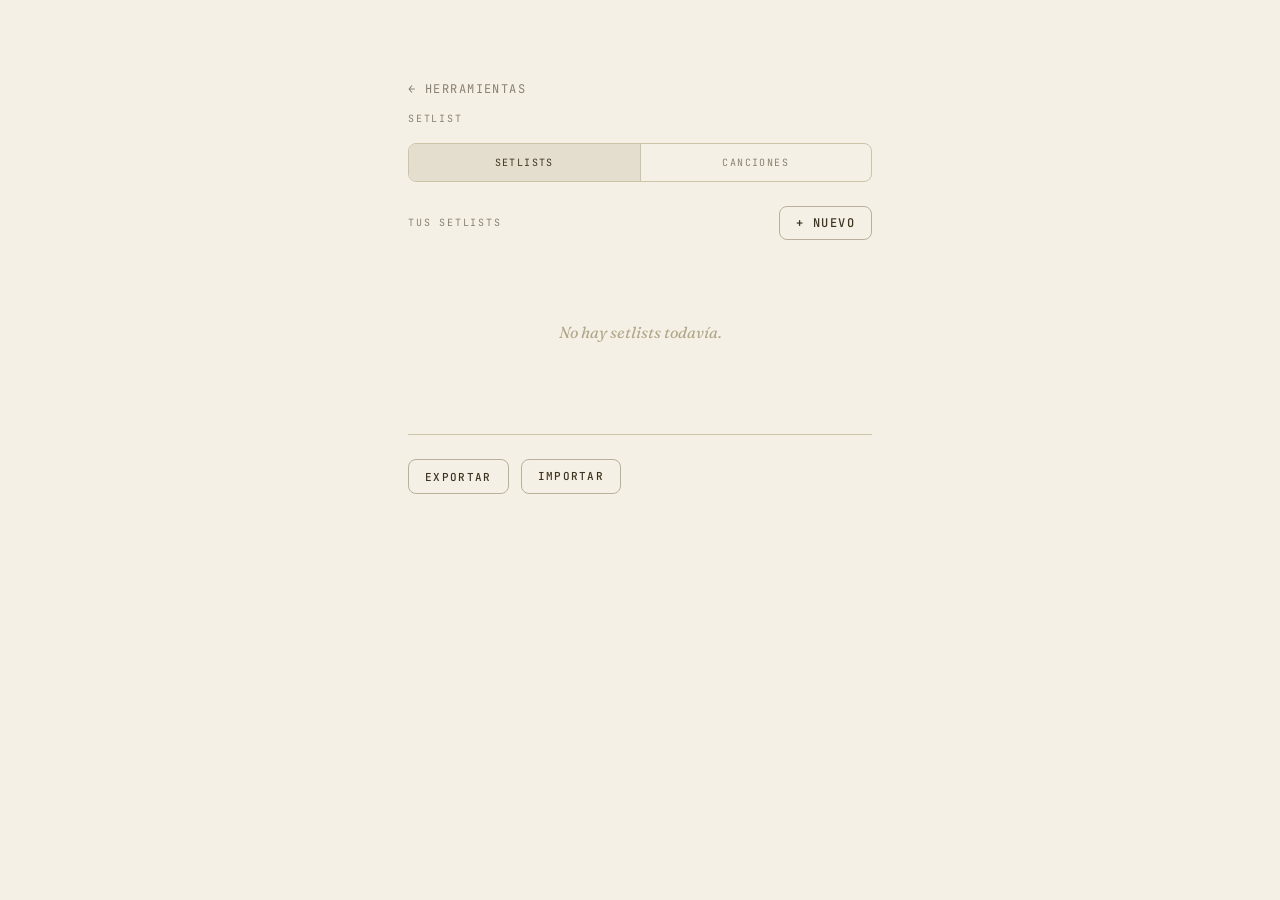
<file: herramientas/setlist.html>
<!DOCTYPE html>
<html lang="es">
<head>
  <meta charset="UTF-8">
  <meta name="viewport" content="width=device-width, initial-scale=1.0">
  <title>Setlist — Jorge Malgesto</title>

  <link rel="preconnect" href="https://fonts.googleapis.com">
  <link rel="preconnect" href="https://fonts.gstatic.com" crossorigin>
  <link href="https://fonts.googleapis.com/css2?family=Fraunces:ital,opsz,wght@0,9..144,400;0,9..144,500;1,9..144,400;1,9..144,500&family=DM+Sans:wght@400;500&family=JetBrains+Mono:wght@400;500&display=swap" rel="stylesheet">
  <link rel="stylesheet" href="../css/system.css?v=light">

  <style>
    /* ── Layout ───────────────────────────────────────────── */
    body { overflow-x: hidden; }

    .page {
      max-width: 560px;
      margin: 0 auto;
      padding: var(--sp-5);
      padding-bottom: var(--sp-8);
      min-height: 100dvh;
    }

    .tool-header {
      padding: var(--sp-6) 0 var(--sp-4);
      display: flex;
      align-items: baseline;
      justify-content: space-between;
      gap: var(--sp-4);
    }
    .tool-header__left { display: flex; flex-direction: column; gap: var(--sp-3); }
    .tool-header__title {
      font-family: var(--font-mono);
      font-size: var(--fs-mono-sm);
      text-transform: uppercase;
      letter-spacing: 0.18em;
      color: var(--color-text-dim);
    }

    /* ── Tabs ─────────────────────────────────────────────── */
    .tabs {
      display: flex;
      gap: 0;
      border: var(--border-thin);
      border-radius: var(--radius-md);
      overflow: hidden;
      margin-bottom: var(--sp-5);
    }
    .tab-btn {
      flex: 1;
      font-family: var(--font-mono);
      font-size: var(--fs-mono-sm);
      text-transform: uppercase;
      letter-spacing: 0.14em;
      color: var(--color-text-dim);
      background: transparent;
      border: none;
      padding: var(--sp-3) var(--sp-4);
      cursor: pointer;
      transition: all 150ms ease-out;
    }
    .tab-btn.active {
      background: var(--color-bg-soft);
      color: var(--color-text-soft);
    }
    .tab-btn:not(:last-child) { border-right: var(--border-thin); }

    /* ── Vistas ───────────────────────────────────────────── */
    .view { display: none; }
    .view.active { display: block; }

    /* ── Lista de setlists ────────────────────────────────── */
    .list-header {
      display: flex;
      align-items: center;
      justify-content: space-between;
      margin-bottom: var(--sp-4);
    }
    .list-title {
      font-family: var(--font-mono);
      font-size: var(--fs-mono-sm);
      text-transform: uppercase;
      letter-spacing: 0.18em;
      color: var(--color-text-dim);
    }

    .item-card {
      border-top: var(--border-thin);
      padding: var(--sp-4) 0;
      cursor: pointer;
      transition: color 150ms ease-out;
    }
    .item-card:last-child { border-bottom: var(--border-thin); }
    .item-card:hover .item-card__title { color: var(--color-accent); }

    .item-card__title {
      font-family: var(--font-serif);
      font-size: var(--fs-h3);
      font-weight: 500;
      color: var(--color-text);
      line-height: 1.3;
      margin-bottom: var(--sp-1);
      transition: color 150ms ease-out;
    }
    .item-card__meta {
      font-family: var(--font-mono);
      font-size: var(--fs-mono-sm);
      color: var(--color-text-dim);
      text-transform: uppercase;
      letter-spacing: 0.1em;
    }
    .item-card__actions {
      display: flex;
      gap: var(--sp-3);
      margin-top: var(--sp-3);
    }
    .action-btn {
      font-family: var(--font-mono);
      font-size: var(--fs-mono-sm);
      text-transform: uppercase;
      letter-spacing: 0.1em;
      color: var(--color-text-dim);
      background: transparent;
      border: var(--border-thin);
      border-radius: var(--radius-sm);
      padding: var(--sp-1) var(--sp-3);
      cursor: pointer;
      transition: all 150ms ease-out;
    }
    .action-btn:hover { color: var(--color-text-soft); border-color: var(--color-border-soft); }
    .action-btn--danger:hover { color: var(--color-accent); border-color: var(--color-accent); }

    .empty-state {
      text-align: center;
      padding: var(--sp-8) 0;
      font-family: var(--font-serif);
      font-size: var(--fs-body);
      font-style: italic;
      color: var(--color-text-faint);
    }

    /* ── Formulario (modal / inline) ──────────────────────── */
    .form-panel {
      background: var(--color-bg-card);
      border: var(--border-thin);
      border-radius: var(--radius-lg);
      padding: var(--sp-5);
      margin-bottom: var(--sp-5);
      display: none;
    }
    .form-panel.open { display: block; }

    .form-title {
      font-family: var(--font-serif);
      font-size: var(--fs-h3);
      font-weight: 500;
      color: var(--color-text);
      margin-bottom: var(--sp-5);
    }

    .field { margin-bottom: var(--sp-4); }
    .field-label {
      display: block;
      font-family: var(--font-mono);
      font-size: var(--fs-mono-sm);
      text-transform: uppercase;
      letter-spacing: 0.14em;
      color: var(--color-text-dim);
      margin-bottom: var(--sp-2);
    }
    .field-input {
      width: 100%;
      background: var(--color-bg);
      border: var(--border-thin);
      border-radius: var(--radius-md);
      color: var(--color-text);
      font-family: var(--font-sans);
      font-size: var(--fs-body-sans);
      padding: var(--sp-3) var(--sp-4);
      transition: border-color 150ms ease-out;
    }
    .field-input:focus { outline: none; border-color: var(--color-border-soft); }
    .field-input::placeholder { color: var(--color-text-faint); }

    .field-row { display: flex; gap: var(--sp-3); }
    .field-row .field { flex: 1; }

    .field-textarea {
      resize: vertical;
      min-height: 80px;
      font-family: var(--font-sans);
      font-size: var(--fs-body-sans);
    }

    /* Selector de proyecto en el form */
    .project-pills-form {
      display: flex;
      flex-wrap: wrap;
      gap: var(--sp-2);
    }
    .project-pill-form {
      font-family: var(--font-mono);
      font-size: var(--fs-mono-sm);
      text-transform: uppercase;
      letter-spacing: 0.1em;
      padding: var(--sp-1) var(--sp-3);
      border-radius: var(--radius-pill);
      border: 0.5px solid var(--color-border);
      background: transparent;
      color: var(--color-text-mute);
      cursor: pointer;
      transition: all 150ms ease-out;
      user-select: none;
    }
    .project-pill-form.active {
      background: var(--color-accent-soft);
      color: var(--color-accent);
      border-color: var(--color-accent);
    }

    /* Tap tempo */
    .tap-row {
      display: flex;
      gap: var(--sp-3);
      align-items: flex-end;
    }
    .tap-row .field { flex: 1; }
    .tap-btn {
      flex-shrink: 0;
      padding: var(--sp-3) var(--sp-4);
      font-family: var(--font-mono);
      font-size: var(--fs-mono-sm);
      text-transform: uppercase;
      letter-spacing: 0.12em;
      background: var(--color-bg-soft);
      border: var(--border-thin);
      border-radius: var(--radius-md);
      color: var(--color-text-soft);
      cursor: pointer;
      transition: all 150ms ease-out;
      margin-bottom: var(--sp-4);
    }
    .tap-btn:active { background: var(--color-bg-card); }

    /* Estructura / secciones */
    .structure-list {
      display: flex;
      flex-direction: column;
      gap: var(--sp-2);
      margin-bottom: var(--sp-3);
    }
    .structure-item {
      display: flex;
      align-items: center;
      gap: var(--sp-2);
    }
    .structure-item .field-input { flex: 1; padding: var(--sp-2) var(--sp-3); font-size: var(--fs-small); }
    .structure-item .field-input.dur { width: 72px; flex: none; }
    .remove-btn {
      background: transparent;
      border: none;
      color: var(--color-text-faint);
      cursor: pointer;
      font-size: 16px;
      padding: 0 var(--sp-1);
      line-height: 1;
      transition: color 150ms ease-out;
      flex-shrink: 0;
    }
    .remove-btn:hover { color: var(--color-accent); }

    .form-actions {
      display: flex;
      gap: var(--sp-3);
      margin-top: var(--sp-5);
      flex-wrap: wrap;
    }

    /* ── Detalle de setlist ────────────────────────────────── */
    .detail-header {
      display: flex;
      align-items: baseline;
      gap: var(--sp-3);
      margin-bottom: var(--sp-5);
      flex-wrap: wrap;
    }
    .detail-title {
      font-family: var(--font-serif);
      font-size: var(--fs-h2);
      font-weight: 500;
      color: var(--color-text);
      flex: 1;
    }

    .song-row {
      border-top: var(--border-thin);
      padding: var(--sp-3) 0;
      display: flex;
      align-items: center;
      gap: var(--sp-3);
      cursor: pointer;
    }
    .song-row:last-of-type { border-bottom: var(--border-thin); }
    .song-row__num {
      font-family: var(--font-mono);
      font-size: var(--fs-mono-sm);
      color: var(--color-text-faint);
      flex-shrink: 0;
      width: 20px;
    }
    .song-row__info { flex: 1; }
    .song-row__title {
      font-family: var(--font-serif);
      font-size: var(--fs-body);
      font-weight: 500;
      color: var(--color-text);
    }
    .song-row__meta {
      font-family: var(--font-mono);
      font-size: var(--fs-mono-sm);
      color: var(--color-text-dim);
      text-transform: uppercase;
      letter-spacing: 0.1em;
      margin-top: 2px;
    }
    .song-row__remove {
      background: transparent;
      border: none;
      color: var(--color-text-faint);
      cursor: pointer;
      font-size: 14px;
      padding: var(--sp-1);
      transition: color 150ms ease-out;
    }
    .song-row__remove:hover { color: var(--color-accent); }

    .show-btn-wrap { margin-top: var(--sp-6); }

    /* ── Modo show ────────────────────────────────────────── */
    #show-mode {
      display: none;
      position: fixed;
      inset: 0;
      background: var(--color-bg);
      z-index: 100;
      flex-direction: column;
      padding: var(--sp-4) var(--sp-5);
      overflow-y: auto;
      touch-action: pan-y;
    }
    #show-mode.open { display: flex; }

    .show-top {
      font-family: var(--font-mono);
      font-size: var(--fs-mono-sm);
      text-transform: uppercase;
      letter-spacing: 0.14em;
      color: var(--color-text-dim);
      margin-bottom: var(--sp-5);
      display: flex;
      justify-content: space-between;
      align-items: center;
    }
    .show-exit-btn {
      background: transparent;
      border: var(--border-thin);
      border-radius: var(--radius-sm);
      color: var(--color-text-faint);
      font-family: var(--font-mono);
      font-size: var(--fs-mono-sm);
      text-transform: uppercase;
      letter-spacing: 0.12em;
      padding: var(--sp-1) var(--sp-3);
      cursor: pointer;
    }

    .show-divider { width: 100%; height: 0.5px; background: var(--color-border); margin: var(--sp-4) 0; }

    .show-song-title {
      font-family: var(--font-serif);
      font-size: clamp(28px, 7vw, 44px);
      font-weight: 500;
      color: var(--color-text);
      line-height: 1.15;
      margin-bottom: var(--sp-2);
    }
    .show-song-artist {
      font-family: var(--font-serif);
      font-size: var(--fs-body);
      font-style: italic;
      color: var(--color-text-mute);
    }

    .show-meta-grid {
      display: grid;
      grid-template-columns: auto 1fr;
      gap: var(--sp-1) var(--sp-5);
      align-items: baseline;
    }
    .show-meta-key {
      font-family: var(--font-serif);
      font-size: clamp(32px, 8vw, 52px);
      font-weight: 500;
      font-style: italic;
      color: var(--color-accent);
      grid-column: 1;
      grid-row: 1 / 4;
      align-self: center;
      line-height: 1;
    }
    .show-meta-label {
      font-family: var(--font-mono);
      font-size: var(--fs-mono-sm);
      text-transform: uppercase;
      letter-spacing: 0.14em;
      color: var(--color-text-dim);
    }
    .show-meta-value {
      font-family: var(--font-mono);
      font-size: var(--fs-mono);
      color: var(--color-text-soft);
    }

    .show-structure-title {
      font-family: var(--font-mono);
      font-size: var(--fs-mono-sm);
      text-transform: uppercase;
      letter-spacing: 0.18em;
      color: var(--color-text-dim);
      margin-bottom: var(--sp-3);
    }
    .show-structure-item {
      display: flex;
      justify-content: space-between;
      padding: var(--sp-2) 0;
      border-top: var(--border-thin);
      font-family: var(--font-mono);
      font-size: var(--fs-mono);
      color: var(--color-text-soft);
    }
    .show-structure-item:last-child { border-bottom: var(--border-thin); }

    .show-notes {
      font-family: var(--font-serif);
      font-size: var(--fs-body);
      font-style: italic;
      color: var(--color-text-soft);
      line-height: 1.7;
    }

    .show-nav {
      margin-top: auto;
      padding-top: var(--sp-5);
      display: flex;
      justify-content: space-between;
      align-items: center;
    }
    .show-nav-btn {
      font-family: var(--font-mono);
      font-size: var(--fs-mono-sm);
      text-transform: uppercase;
      letter-spacing: 0.14em;
      color: var(--color-text-dim);
      background: transparent;
      border: none;
      cursor: pointer;
      padding: var(--sp-3) 0;
      transition: color 150ms ease-out;
    }
    .show-nav-btn:hover { color: var(--color-text-soft); }
    .show-nav-btn:disabled { opacity: 0.2; cursor: default; }

    /* ── Import/Export ───────────────────────────────────── */
    .io-row {
      display: flex;
      gap: var(--sp-3);
      margin-top: var(--sp-5);
      padding-top: var(--sp-5);
      border-top: var(--border-thin);
    }

    @media (min-width: 768px) {
      .page { padding: var(--sp-7) var(--sp-7) var(--sp-8); }
    }
  </style>
</head>
<body>
<div class="page">

  <header class="tool-header">
    <div class="tool-header__left">
      <a href="../herramientas/" class="return-link">← Herramientas</a>
      <span class="tool-header__title">Setlist</span>
    </div>
  </header>

  <div class="tabs">
    <button class="tab-btn active" data-tab="setlists">Setlists</button>
    <button class="tab-btn" data-tab="songs">Canciones</button>
  </div>

  <!-- ── Vista: Setlists ─────────────────────────────────── -->
  <div class="view active" id="view-setlists">

    <div class="list-header">
      <span class="list-title">Tus setlists</span>
      <button class="btn btn--ghost" id="btn-new-setlist" style="font-size:12px;padding:8px 16px;">+ Nuevo</button>
    </div>

    <!-- Form nuevo/editar setlist -->
    <div class="form-panel" id="form-setlist">
      <p class="form-title" id="form-setlist-title">Nuevo setlist</p>
      <div class="field">
        <label class="field-label">Nombre</label>
        <input class="field-input" id="sl-name" type="text" placeholder="Foro Indie · 2026-03-15">
      </div>
      <div class="field">
        <label class="field-label">Proyecto</label>
        <div class="project-pills-form" id="sl-project-pills">
          <button class="project-pill-form" data-val="davis-don">Davis Don</button>
          <button class="project-pill-form" data-val="leocadio">Leocadio</button>
          <button class="project-pill-form" data-val="juana">Juana</button>
          <button class="project-pill-form active" data-val="">Ninguno</button>
        </div>
      </div>
      <div class="form-actions">
        <button class="btn btn--primary" id="btn-save-setlist">Guardar</button>
        <button class="btn btn--ghost" id="btn-cancel-setlist">Cancelar</button>
      </div>
    </div>

    <div id="setlists-list"></div>

    <div class="io-row">
      <button class="btn btn--ghost" id="btn-export" style="font-size:11px;padding:8px 16px;">Exportar</button>
      <label class="btn btn--ghost" style="font-size:11px;padding:8px 16px;cursor:pointer;">
        Importar
        <input type="file" accept=".json" id="btn-import" style="display:none">
      </label>
    </div>
  </div>

  <!-- ── Vista: Canciones ─────────────────────────────────── -->
  <div class="view" id="view-songs">

    <div class="list-header">
      <span class="list-title">Biblioteca</span>
      <button class="btn btn--ghost" id="btn-new-song" style="font-size:12px;padding:8px 16px;">+ Canción</button>
    </div>

    <!-- Form canción -->
    <div class="form-panel" id="form-song">
      <p class="form-title" id="form-song-title">Nueva canción</p>
      <div class="field">
        <label class="field-label">Título</label>
        <input class="field-input" id="s-title" type="text" placeholder="Nombre de la canción">
      </div>
      <div class="field">
        <label class="field-label">Artista / Proyecto</label>
        <input class="field-input" id="s-artist" type="text" placeholder="Davis Don, original">
      </div>
      <div class="field-row">
        <div class="field">
          <label class="field-label">Tonalidad</label>
          <input class="field-input" id="s-key" type="text" placeholder="Em">
        </div>
        <div class="field">
          <label class="field-label">Compás</label>
          <input class="field-input" id="s-timesig" type="text" placeholder="4/4">
        </div>
      </div>
      <div class="field">
        <label class="field-label">Tempo (BPM)</label>
        <div class="tap-row">
          <div class="field" style="margin:0">
            <input class="field-input" id="s-tempo" type="number" placeholder="120" min="30" max="300">
          </div>
          <button class="tap-btn" id="tap-btn">TAP</button>
        </div>
      </div>
      <div class="field">
        <label class="field-label">Estructura</label>
        <div class="structure-list" id="structure-list"></div>
        <button class="btn btn--ghost" id="btn-add-section" style="font-size:11px;padding:6px 14px;">+ Sección</button>
      </div>
      <div class="field">
        <label class="field-label">Notas <span style="font-size:9px;letter-spacing:0">(usa *palabra* para acento)</span></label>
        <textarea class="field-input field-textarea" id="s-notes" placeholder="Slide al Em en el último chorus..."></textarea>
      </div>
      <div class="field">
        <label class="field-label">Proyecto</label>
        <div class="project-pills-form" id="s-project-pills">
          <button class="project-pill-form" data-val="davis-don">Davis Don</button>
          <button class="project-pill-form" data-val="leocadio">Leocadio</button>
          <button class="project-pill-form" data-val="juana">Juana</button>
          <button class="project-pill-form active" data-val="">Ninguno</button>
        </div>
      </div>
      <div class="field">
        <label class="field-label">Link (opcional)</label>
        <input class="field-input" id="s-link" type="url" placeholder="https://...">
      </div>
      <div class="form-actions">
        <button class="btn btn--primary" id="btn-save-song">Guardar</button>
        <button class="btn btn--ghost" id="btn-cancel-song">Cancelar</button>
      </div>
    </div>

    <div id="songs-list"></div>
  </div>

  <!-- ── Vista: Detalle de setlist ──────────────────────── -->
  <div class="view" id="view-detail">
    <button class="return-link" id="btn-back-setlists" style="margin-bottom:var(--sp-5)">← Setlists</button>
    <div class="detail-header">
      <h2 class="detail-title" id="detail-title">Setlist</h2>
      <button class="action-btn" id="btn-edit-setlist-name">Editar</button>
    </div>
    <div id="detail-songs-list"></div>
    <div style="margin-top:var(--sp-5)">
      <p class="list-title" style="margin-bottom:var(--sp-3)">Agregar canción</p>
      <div id="detail-add-songs"></div>
    </div>
    <div class="show-btn-wrap">
      <button class="btn btn--primary" id="btn-start-show">Iniciar show →</button>
    </div>
  </div>

</div>

<!-- ── Modo show ─────────────────────────────────────────── -->
<div id="show-mode">
  <div class="show-top">
    <span id="show-counter"></span>
    <button class="show-exit-btn" id="btn-exit-show">Salir</button>
  </div>

  <h2 class="show-song-title" id="show-title"></h2>
  <p class="show-song-artist" id="show-artist"></p>

  <div class="show-divider"></div>

  <div class="show-meta-grid" id="show-meta"></div>

  <div class="show-divider"></div>

  <p class="show-structure-title">Estructura</p>
  <div id="show-structure"></div>

  <div class="show-divider"></div>

  <p class="show-notes" id="show-notes"></p>

  <div class="show-divider"></div>

  <nav class="show-nav">
    <button class="show-nav-btn" id="btn-prev">← anterior</button>
    <button class="show-nav-btn" id="btn-next">siguiente →</button>
  </nav>
</div>

<script type="module">
import SetlistStore from '../js/setlist-store.js';
import { generateId, formatTime, parseAccentText, timeAgo } from '../js/shared.js';

/* ── Init ───────────────────────────────────────────────── */
await SetlistStore.init();

/* ── Estado global ──────────────────────────────────────── */
let currentSetlistId = null;
let editingSongId    = null;
let editingSetlistId = null;
let showSongs        = [];
let showIdx          = 0;
let wakeLock         = null;
let tapTimes         = [];
let structureSections = [];

/* ── Helpers ────────────────────────────────────────────── */
const $ = id => document.getElementById(id);
const showView = name => {
  document.querySelectorAll('.view').forEach(v => v.classList.remove('active'));
  $(`view-${name}`).classList.add('active');
};

function projectLabel(tag) {
  const map = { 'davis-don': 'Davis Don', 'leocadio': 'Leocadio', 'juana': 'Juana' };
  return map[tag] || '';
}

/* ── Tabs ────────────────────────────────────────────────── */
document.querySelectorAll('.tab-btn').forEach(btn => {
  btn.addEventListener('click', () => {
    document.querySelectorAll('.tab-btn').forEach(b => b.classList.remove('active'));
    btn.classList.add('active');
    showView(btn.dataset.tab);
    if (btn.dataset.tab === 'setlists') renderSetlists();
    if (btn.dataset.tab === 'songs')    renderSongs();
  });
});

/* ══ SETLISTS ═══════════════════════════════════════════════ */

async function renderSetlists() {
  const list = await SetlistStore.getAllSetlists();
  const allSongs = await SetlistStore.getAllSongs();
  const container = $('setlists-list');

  if (!list.length) {
    container.innerHTML = '<p class="empty-state">No hay setlists todavía.</p>';
    return;
  }

  container.innerHTML = list.map(sl => {
    const count    = sl.songIds?.length || 0;
    const totalSec = (sl.songIds || []).reduce((acc, id) => {
      const s = allSongs.find(x => x.id === id);
      return acc + (s?.duration || 0);
    }, 0);
    const meta = [
      count ? `${count} canción${count !== 1 ? 'es' : ''}` : 'Sin canciones',
      totalSec ? formatTime(totalSec) : null,
      sl.projectTag ? projectLabel(sl.projectTag) : null,
      timeAgo(sl.updatedAt),
    ].filter(Boolean).join(' · ');

    return `
      <div class="item-card" data-id="${sl.id}">
        <div class="item-card__title">${sl.name}</div>
        <div class="item-card__meta">${meta}</div>
        <div class="item-card__actions">
          <button class="action-btn btn-open-setlist" data-id="${sl.id}">Abrir</button>
          <button class="action-btn btn-show-setlist" data-id="${sl.id}">Show</button>
          <button class="action-btn action-btn--danger btn-del-setlist" data-id="${sl.id}">Eliminar</button>
        </div>
      </div>`;
  }).join('');

  container.querySelectorAll('.btn-open-setlist').forEach(btn =>
    btn.addEventListener('click', e => { e.stopPropagation(); openSetlistDetail(btn.dataset.id); }));
  container.querySelectorAll('.btn-show-setlist').forEach(btn =>
    btn.addEventListener('click', e => { e.stopPropagation(); startShow(btn.dataset.id); }));
  container.querySelectorAll('.btn-del-setlist').forEach(btn =>
    btn.addEventListener('click', async e => {
      e.stopPropagation();
      if (!confirm('¿Eliminar este setlist?')) return;
      await SetlistStore.deleteSetlist(btn.dataset.id);
      renderSetlists();
    }));
}

/* Nuevo setlist */
$('btn-new-setlist').addEventListener('click', () => {
  editingSetlistId = null;
  $('form-setlist-title').textContent = 'Nuevo setlist';
  $('sl-name').value = '';
  setPillActive($('sl-project-pills'), '');
  $('form-setlist').classList.add('open');
  $('sl-name').focus();
});

$('btn-cancel-setlist').addEventListener('click', () => $('form-setlist').classList.remove('open'));

$('btn-save-setlist').addEventListener('click', async () => {
  const name = $('sl-name').value.trim();
  if (!name) { $('sl-name').focus(); return; }
  const tag = $('sl-project-pills').querySelector('.active')?.dataset.val || null;
  await SetlistStore.saveSetlist({
    id: editingSetlistId || generateId(),
    name,
    projectTag: tag || null,
    songIds: editingSetlistId
      ? (await SetlistStore.getSetlist(editingSetlistId))?.songIds || []
      : [],
  });
  $('form-setlist').classList.remove('open');
  editingSetlistId = null;
  renderSetlists();
});

/* ── Detalle de setlist ──────────────────────────────────── */
async function openSetlistDetail(id) {
  currentSetlistId = id;
  const sl       = await SetlistStore.getSetlist(id);
  const allSongs = await SetlistStore.getAllSongs();
  showView('detail');

  $('detail-title').textContent = sl.name;

  // Canciones en el setlist
  const detailList = $('detail-songs-list');
  if (!sl.songIds?.length) {
    detailList.innerHTML = '<p class="empty-state" style="padding:24px 0">Sin canciones todavía.</p>';
  } else {
    detailList.innerHTML = sl.songIds.map((sid, i) => {
      const s = allSongs.find(x => x.id === sid);
      if (!s) return '';
      return `
        <div class="song-row">
          <span class="song-row__num">${String(i+1).padStart(2,'0')}</span>
          <div class="song-row__info">
            <div class="song-row__title">${s.title}</div>
            <div class="song-row__meta">${[s.key, s.tempo ? s.tempo+' BPM' : null, s.duration ? formatTime(s.duration) : null].filter(Boolean).join(' · ')}</div>
          </div>
          <button class="song-row__remove" data-sid="${sid}" title="Quitar">×</button>
        </div>`;
    }).join('');

    detailList.querySelectorAll('.song-row__remove').forEach(btn =>
      btn.addEventListener('click', async () => {
        const updated = sl.songIds.filter(x => x !== btn.dataset.sid);
        await SetlistStore.saveSetlist({ ...sl, songIds: updated });
        openSetlistDetail(id);
      }));
  }

  // Canciones que se pueden agregar
  const notIn = allSongs.filter(s => !sl.songIds?.includes(s.id));
  const addDiv = $('detail-add-songs');
  if (!notIn.length) {
    addDiv.innerHTML = '<p class="empty-state" style="padding:16px 0;font-size:13px">Todas las canciones ya están en el setlist.</p>';
  } else {
    addDiv.innerHTML = notIn.map(s => `
      <div class="song-row">
        <div class="song-row__info">
          <div class="song-row__title">${s.title}</div>
          <div class="song-row__meta">${s.artist || ''}</div>
        </div>
        <button class="action-btn btn-add-song-to-sl" data-sid="${s.id}">+ Agregar</button>
      </div>`).join('');

    addDiv.querySelectorAll('.btn-add-song-to-sl').forEach(btn =>
      btn.addEventListener('click', async () => {
        const fresh = await SetlistStore.getSetlist(id);
        await SetlistStore.saveSetlist({ ...fresh, songIds: [...(fresh.songIds||[]), btn.dataset.sid] });
        openSetlistDetail(id);
      }));
  }
}

$('btn-back-setlists').addEventListener('click', () => { showView('setlists'); renderSetlists(); });
$('btn-start-show').addEventListener('click', () => startShow(currentSetlistId));

/* ══ CANCIONES ══════════════════════════════════════════════ */

async function renderSongs() {
  const songs = await SetlistStore.getAllSongs();
  const container = $('songs-list');

  if (!songs.length) {
    container.innerHTML = '<p class="empty-state">No hay canciones todavía.</p>';
    return;
  }

  container.innerHTML = songs.map(s => {
    const meta = [s.artist, s.key, s.tempo ? s.tempo+' BPM' : null, s.duration ? formatTime(s.duration) : null]
      .filter(Boolean).join(' · ');
    return `
      <div class="item-card">
        <div class="item-card__title">${s.title}</div>
        <div class="item-card__meta">${meta}</div>
        <div class="item-card__actions">
          <button class="action-btn btn-edit-song" data-id="${s.id}">Editar</button>
          <button class="action-btn action-btn--danger btn-del-song" data-id="${s.id}">Eliminar</button>
        </div>
      </div>`;
  }).join('');

  container.querySelectorAll('.btn-edit-song').forEach(btn =>
    btn.addEventListener('click', () => openSongForm(btn.dataset.id)));
  container.querySelectorAll('.btn-del-song').forEach(btn =>
    btn.addEventListener('click', async () => {
      if (!confirm('¿Eliminar esta canción?')) return;
      await SetlistStore.deleteSong(btn.dataset.id);
      renderSongs();
    }));
}

/* Form canción */
$('btn-new-song').addEventListener('click', () => openSongForm(null));
$('btn-cancel-song').addEventListener('click', () => $('form-song').classList.remove('open'));

async function openSongForm(id) {
  editingSongId = id;
  structureSections = [];
  $('form-song-title').textContent = id ? 'Editar canción' : 'Nueva canción';
  tapTimes = [];

  if (id) {
    const s = await SetlistStore.getSong(id);
    $('s-title').value   = s.title || '';
    $('s-artist').value  = s.artist || '';
    $('s-key').value     = s.key || '';
    $('s-timesig').value = s.timeSignature || '';
    $('s-tempo').value   = s.tempo || '';
    $('s-notes').value   = s.notes || '';
    $('s-link').value    = s.link || '';
    structureSections    = [...(s.structure || [])];
    setPillActive($('s-project-pills'), s.projectTag || '');
  } else {
    ['s-title','s-artist','s-key','s-timesig','s-tempo','s-notes','s-link'].forEach(id => $(id).value = '');
    setPillActive($('s-project-pills'), '');
  }

  renderStructure();
  $('form-song').classList.add('open');
  $('s-title').focus();
}

function renderStructure() {
  const list = $('structure-list');
  list.innerHTML = structureSections.map((sec, i) => `
    <div class="structure-item">
      <input class="field-input" placeholder="Nombre" value="${sec.name}" data-i="${i}" data-field="name">
      <input class="field-input dur" placeholder="s" type="number" value="${sec.duration || ''}" data-i="${i}" data-field="duration" min="0">
      <button class="remove-btn" data-i="${i}">×</button>
    </div>`).join('');

  list.querySelectorAll('input').forEach(inp =>
    inp.addEventListener('change', e => {
      const i = +e.target.dataset.i;
      const f = e.target.dataset.field;
      structureSections[i][f] = f === 'duration' ? +e.target.value : e.target.value;
    }));
  list.querySelectorAll('.remove-btn').forEach(btn =>
    btn.addEventListener('click', () => {
      structureSections.splice(+btn.dataset.i, 1);
      renderStructure();
    }));
}

$('btn-add-section').addEventListener('click', () => {
  structureSections.push({ name: '', duration: 0 });
  renderStructure();
});

$('btn-save-song').addEventListener('click', async () => {
  const title = $('s-title').value.trim();
  if (!title) { $('s-title').focus(); return; }

  const totalDur = structureSections.reduce((a, s) => a + (s.duration || 0), 0);
  const tag      = $('s-project-pills').querySelector('.active')?.dataset.val || null;

  await SetlistStore.saveSong({
    id:            editingSongId || generateId(),
    title,
    artist:        $('s-artist').value.trim(),
    key:           $('s-key').value.trim(),
    timeSignature: $('s-timesig').value.trim(),
    tempo:         +$('s-tempo').value || null,
    duration:      totalDur,
    structure:     structureSections,
    notes:         $('s-notes').value.trim(),
    projectTag:    tag || null,
    link:          $('s-link').value.trim() || null,
  });

  $('form-song').classList.remove('open');
  editingSongId = null;
  renderSongs();
});

/* Tap tempo */
$('tap-btn').addEventListener('click', () => {
  const now = performance.now();
  tapTimes.push(now);
  if (tapTimes.length > 8) tapTimes.shift();

  // Reset si pausa > 2s
  if (tapTimes.length >= 2 && (now - tapTimes[tapTimes.length - 2]) > 2000) {
    tapTimes = [now];
    return;
  }

  if (tapTimes.length >= 3) {
    const intervals = [];
    for (let i = 1; i < tapTimes.length; i++) intervals.push(tapTimes[i] - tapTimes[i-1]);
    const avg = intervals.reduce((a,b) => a+b) / intervals.length;
    $('s-tempo').value = Math.round(60000 / avg);
  }
});

/* ══ PROJECT PILLS (helper) ═════════════════════════════════ */
function setPillActive(container, val) {
  container.querySelectorAll('.project-pill-form').forEach(btn => {
    btn.classList.toggle('active', btn.dataset.val === val);
  });
}

document.querySelectorAll('.project-pills-form').forEach(container => {
  container.addEventListener('click', e => {
    const btn = e.target.closest('.project-pill-form');
    if (!btn) return;
    setPillActive(container, btn.dataset.val);
  });
});

/* ══ MODO SHOW ═══════════════════════════════════════════════ */
async function startShow(setlistId) {
  const sl       = await SetlistStore.getSetlist(setlistId);
  if (!sl?.songIds?.length) { alert('El setlist no tiene canciones.'); return; }
  const allSongs = await SetlistStore.getAllSongs();
  showSongs      = sl.songIds.map(id => allSongs.find(s => s.id === id)).filter(Boolean);
  showIdx        = 0;
  renderShowSong();
  $('show-mode').classList.add('open');
  requestWakeLock();
}

function renderShowSong() {
  const s   = showSongs[showIdx];
  const tot = showSongs.length;

  $('show-counter').textContent = `Setlist · ${String(showIdx+1).padStart(2,'0')} / ${String(tot).padStart(2,'0')}`;
  $('show-title').textContent   = s.title;
  $('show-artist').textContent  = s.artist ? `— ${s.artist}` : '';

  // Meta
  $('show-meta').innerHTML = `
    <span class="show-meta-key">${s.key || '·'}</span>
    ${s.tempo ? `<span class="show-meta-label">Tempo</span><span class="show-meta-value">${s.tempo} BPM</span>` : ''}
    ${s.timeSignature ? `<span class="show-meta-label">Compás</span><span class="show-meta-value">${s.timeSignature}</span>` : ''}
    ${s.duration ? `<span class="show-meta-label">Duración</span><span class="show-meta-value">${formatTime(s.duration)}</span>` : ''}
  `;

  // Estructura
  const struct = $('show-structure');
  if (s.structure?.length) {
    struct.innerHTML = s.structure.map(sec =>
      `<div class="show-structure-item">
        <span>${sec.name}</span>
        <span>${sec.duration ? formatTime(sec.duration) : ''}</span>
      </div>`).join('');
  } else {
    struct.innerHTML = '<p style="color:var(--color-text-faint);font-family:var(--font-mono);font-size:11px;padding:8px 0">Sin estructura definida.</p>';
  }

  // Notas
  $('show-notes').innerHTML = s.notes ? parseAccentText(s.notes) : '';

  // Nav
  $('btn-prev').disabled = showIdx === 0;
  $('btn-next').disabled = showIdx === showSongs.length - 1;
}

$('btn-prev').addEventListener('click', () => { if (showIdx > 0) { showIdx--; renderShowSong(); } });
$('btn-next').addEventListener('click', () => { if (showIdx < showSongs.length-1) { showIdx++; renderShowSong(); } });

// Tap zonas laterales
$('show-mode').addEventListener('click', e => {
  const w = window.innerWidth;
  if (e.target.closest('button')) return;
  if (e.clientX < w * 0.35) { if (showIdx > 0) { showIdx--; renderShowSong(); } }
  else if (e.clientX > w * 0.65) { if (showIdx < showSongs.length-1) { showIdx++; renderShowSong(); } }
});

// Swipe
let touchStartX = 0;
$('show-mode').addEventListener('touchstart', e => { touchStartX = e.touches[0].clientX; }, { passive: true });
$('show-mode').addEventListener('touchend', e => {
  const diff = touchStartX - e.changedTouches[0].clientX;
  if (Math.abs(diff) < 50) return;
  if (diff > 0 && showIdx < showSongs.length-1) { showIdx++; renderShowSong(); }
  if (diff < 0 && showIdx > 0) { showIdx--; renderShowSong(); }
});

// Teclado
document.addEventListener('keydown', e => {
  if (!$('show-mode').classList.contains('open')) return;
  if (e.key === 'ArrowRight' && showIdx < showSongs.length-1) { showIdx++; renderShowSong(); }
  if (e.key === 'ArrowLeft'  && showIdx > 0) { showIdx--; renderShowSong(); }
  if (e.key === 'Escape') exitShow();
});

$('btn-exit-show').addEventListener('click', exitShow);

function exitShow() {
  $('show-mode').classList.remove('open');
  releaseWakeLock();
}

/* Wake Lock */
async function requestWakeLock() {
  if (!('wakeLock' in navigator)) return;
  try { wakeLock = await navigator.wakeLock.request('screen'); } catch {}
}
async function releaseWakeLock() {
  if (wakeLock) { await wakeLock.release(); wakeLock = null; }
}
document.addEventListener('visibilitychange', async () => {
  if (document.visibilityState === 'visible' && $('show-mode').classList.contains('open')) {
    requestWakeLock();
  }
});

/* ══ IMPORT / EXPORT ═════════════════════════════════════════ */
$('btn-export').addEventListener('click', async () => {
  const data = await SetlistStore.exportAll();
  const blob = new Blob([JSON.stringify(data, null, 2)], { type: 'application/json' });
  const url  = URL.createObjectURL(blob);
  const a    = Object.assign(document.createElement('a'), {
    href: url,
    download: `jorge-malgesto-setlists-${new Date().toISOString().slice(0,10)}.json`
  });
  a.click();
  URL.revokeObjectURL(url);
});

$('btn-import').addEventListener('change', async e => {
  const file = e.target.files[0];
  if (!file) return;
  try {
    const text = await file.text();
    const data = JSON.parse(text);
    const mode = confirm('¿Reemplazar todo? (Cancelar = agregar a lo existente)') ? 'replace' : 'merge';
    await SetlistStore.importAll(data, { mode });
    renderSetlists();
    alert('Importado correctamente.');
  } catch {
    alert('El archivo no es válido.');
  }
  e.target.value = '';
});

/* ── Carga inicial ───────────────────────────────────────── */
renderSetlists();
</script>
</body>
</html>
</file>
<file: css/system.css>
/* ============================================================
   system.css — Sistema de diseño jorge-malgesto
   Dirección: Rasta discreta · verde / dorado / rojo
   ============================================================ */

/* ── Tokens: Paleta ─────────────────────────────────────── */
:root {
  /* Backgrounds — papel cálido con tinte verde muy sutil */
  --color-bg:           #f5f0e6;
  --color-bg-card:      #ede8d8;
  --color-bg-soft:      #e4dece;

  /* Texto — oscuro cálido */
  --color-text:         #1a1508;
  --color-text-soft:    #3d3420;
  --color-text-mute:    #6b6050;
  --color-text-dim:     #8a8070;
  --color-text-faint:   #b0a888;

  /* Bordes — cálido claro con tinte verde */
  --color-border:       #ccc4a8;
  --color-border-soft:  #bab09a;

  /* Acento principal — verde rasta (oscurecido para contraste sobre claro) */
  --color-accent:       #4e8020;
  --color-accent-hover: #3a6016;
  --color-accent-soft:  rgba(78, 128, 32, 0.1);

  /* Dorado — secundario, decorativo */
  --color-gold:         #a07018;
  --color-gold-soft:    rgba(160, 112, 24, 0.1);

  /* Rojo — terciario, con moderación */
  --color-red:          #a02818;
  --color-red-soft:     rgba(160, 40, 24, 0.1);
}

/* ── Tokens: Tipografía ─────────────────────────────────── */
:root {
  --font-serif: 'Fraunces', 'Times New Roman', Georgia, serif;
  --font-sans:  'DM Sans', system-ui, -apple-system, sans-serif;
  --font-mono:  'JetBrains Mono', 'Courier New', monospace;
}

/* ── Tokens: Escala tipográfica ─────────────────────────── */
:root {
  --fs-display-xl: 64px;
  --fs-display-lg: 44px;
  --fs-h1:         32px;
  --fs-h2:         24px;
  --fs-h3:         18px;
  --fs-body:       16px;
  --fs-body-sans:  15px;
  --fs-small:      13px;
  --fs-mono:       12px;
  --fs-mono-sm:    10px;
}

/* ── Tokens: Espaciado ──────────────────────────────────── */
:root {
  --sp-1:  4px;
  --sp-2:  8px;
  --sp-3:  12px;
  --sp-4:  16px;
  --sp-5:  24px;
  --sp-6:  32px;
  --sp-7:  48px;
  --sp-8:  64px;
}

/* ── Tokens: Radios y bordes ────────────────────────────── */
:root {
  --radius-sm:   4px;
  --radius-md:   8px;
  --radius-lg:   12px;
  --radius-xl:   16px;
  --radius-pill: 999px;

  --border-thin:   0.5px solid var(--color-border);
  --border-medium: 1px solid var(--color-border);
}

/* ── Reset base ─────────────────────────────────────────── */
*, *::before, *::after {
  box-sizing: border-box;
  margin: 0;
  padding: 0;
}

html {
  -webkit-text-size-adjust: 100%;
  scroll-behavior: smooth;
}

body {
  background-color: var(--color-bg);
  color: var(--color-text);
  font-family: var(--font-sans);
  font-size: var(--fs-body);
  line-height: 1.6;
  min-height: 100dvh;
  -webkit-font-smoothing: antialiased;
  -moz-osx-font-smoothing: grayscale;
}

a {
  color: inherit;
  text-decoration: none;
}

img, svg {
  display: block;
  max-width: 100%;
}

/* ── Componente: .wordmark ──────────────────────────────── */
.wordmark {
  font-family: var(--font-serif);
  font-size: var(--fs-display-xl);
  font-weight: 400;
  letter-spacing: -0.02em;
  line-height: 1.05;
  display: block;
}

.wordmark__first {
  display: block;
  font-style: italic;
  color: var(--color-text-soft);
}

.wordmark__second {
  display: block;
  font-style: normal;
  font-weight: 500;
  color: var(--color-text);
}

.wordmark__accent {
  font-style: italic;
  color: var(--color-gold);   /* Dorado, no verde */
}

/* ── Componente: .accent-text ───────────────────────────── */
.accent-text {
  font-style: italic;
  color: var(--color-accent);
}

/* ── Componente: .label-mono ────────────────────────────── */
.label-mono {
  font-family: var(--font-mono);
  font-size: var(--fs-mono-sm);
  font-weight: 400;
  text-transform: uppercase;
  letter-spacing: 0.18em;
  color: var(--color-text-dim);
}

/* ── Componente: .divider ───────────────────────────────── */
.divider {
  width: 100%;
  height: 0.5px;
  background-color: var(--color-border);
  border: none;
}

/* ── Componente: .card ──────────────────────────────────── */
.card {
  background-color: var(--color-bg-card);
  border: var(--border-thin);
  border-radius: var(--radius-lg);
  padding: var(--sp-5);
}

/* ── Componente: .pill ──────────────────────────────────── */
.pill {
  display: inline-flex;
  align-items: center;
  gap: var(--sp-1);
  font-family: var(--font-mono);
  font-size: var(--fs-mono);
  text-transform: uppercase;
  letter-spacing: 0.1em;
  padding: var(--sp-1) var(--sp-3);
  border-radius: var(--radius-pill);
  border: 0.5px solid var(--color-border);
  background: transparent;
  color: var(--color-text-mute);
  cursor: pointer;
  transition: color 150ms ease-out, border-color 150ms ease-out, background-color 150ms ease-out;
  user-select: none;
  white-space: nowrap;
}

.pill--active {
  background-color: var(--color-accent-soft);
  color: var(--color-accent);
  border-color: var(--color-accent);
}

.pill--active::before {
  content: '';
  display: inline-block;
  width: 5px;
  height: 5px;
  border-radius: 50%;
  background-color: var(--color-accent);
  flex-shrink: 0;
}

.pill--mute {
  color: var(--color-text-faint);
  border-color: var(--color-border);
}

/* ── Componente: .btn ───────────────────────────────────── */
.btn {
  display: inline-flex;
  align-items: center;
  justify-content: center;
  gap: var(--sp-2);
  font-family: var(--font-mono);
  font-size: var(--fs-mono);
  font-weight: 500;
  text-transform: uppercase;
  letter-spacing: 0.12em;
  padding: var(--sp-3) var(--sp-5);
  border-radius: var(--radius-md);
  border: var(--border-medium);
  cursor: pointer;
  transition: all 150ms ease-out;
  user-select: none;
}

.btn--primary {
  background-color: var(--color-accent);
  color: var(--color-bg);
  border-color: var(--color-accent);
}

.btn--primary:hover {
  background-color: var(--color-accent-hover);
  border-color: var(--color-accent-hover);
}

.btn--ghost {
  background: transparent;
  color: var(--color-text-soft);
  border-color: var(--color-border-soft);
}

.btn--ghost:hover {
  color: var(--color-text);
  border-color: var(--color-text-mute);
}

/* ── Componente: .nav-item ──────────────────────────────── */
.nav-item {
  display: flex;
  align-items: baseline;
  gap: var(--sp-4);
  padding: var(--sp-6) 0;
  text-decoration: none;
  border-bottom: var(--border-thin);
  transition: color 150ms ease-out;
  color: var(--color-text);
  cursor: pointer;
}

.nav-item:first-of-type {
  border-top: var(--border-thin);
}

.nav-item__num {
  font-family: var(--font-mono);
  font-size: var(--fs-mono-sm);
  font-weight: 400;
  text-transform: uppercase;
  letter-spacing: 0.18em;
  color: var(--color-text-dim);
  flex-shrink: 0;
  padding-top: 2px;
}

.nav-item__label {
  font-family: var(--font-serif);
  font-size: var(--fs-h1);
  font-weight: 500;
  font-style: italic;
  line-height: 1.2;
  flex: 1;
  transition: color 150ms ease-out;
}

.nav-item__arrow {
  font-size: var(--fs-body-sans);
  color: var(--color-text-dim);
  transition: transform 150ms ease-out, color 150ms ease-out;
  flex-shrink: 0;
}

.nav-item:hover .nav-item__label,
.nav-item:focus .nav-item__label {
  color: var(--color-accent);
}

.nav-item:hover .nav-item__arrow,
.nav-item:focus .nav-item__arrow {
  transform: translateX(4px);
  color: var(--color-accent);
}

/* ── Componente: .return-link ───────────────────────────── */
.return-link {
  display: inline-flex;
  align-items: center;
  gap: var(--sp-2);
  font-family: var(--font-mono);
  font-size: var(--fs-mono);
  text-transform: uppercase;
  letter-spacing: 0.12em;
  color: var(--color-text-dim);
  text-decoration: none;
  transition: color 150ms ease-out;
}

.return-link:hover {
  color: var(--color-text-soft);
}

/* ── Responsive: wordmark ───────────────────────────────── */
@media (max-width: 480px) {
  .wordmark {
    font-size: clamp(40px, 12vw, 64px);
  }
}

@media (min-width: 768px) {
  .wordmark {
    font-size: clamp(64px, 8vw, 88px);
  }

  .nav-item__label {
    font-size: var(--fs-display-lg);
  }
}
</file>
